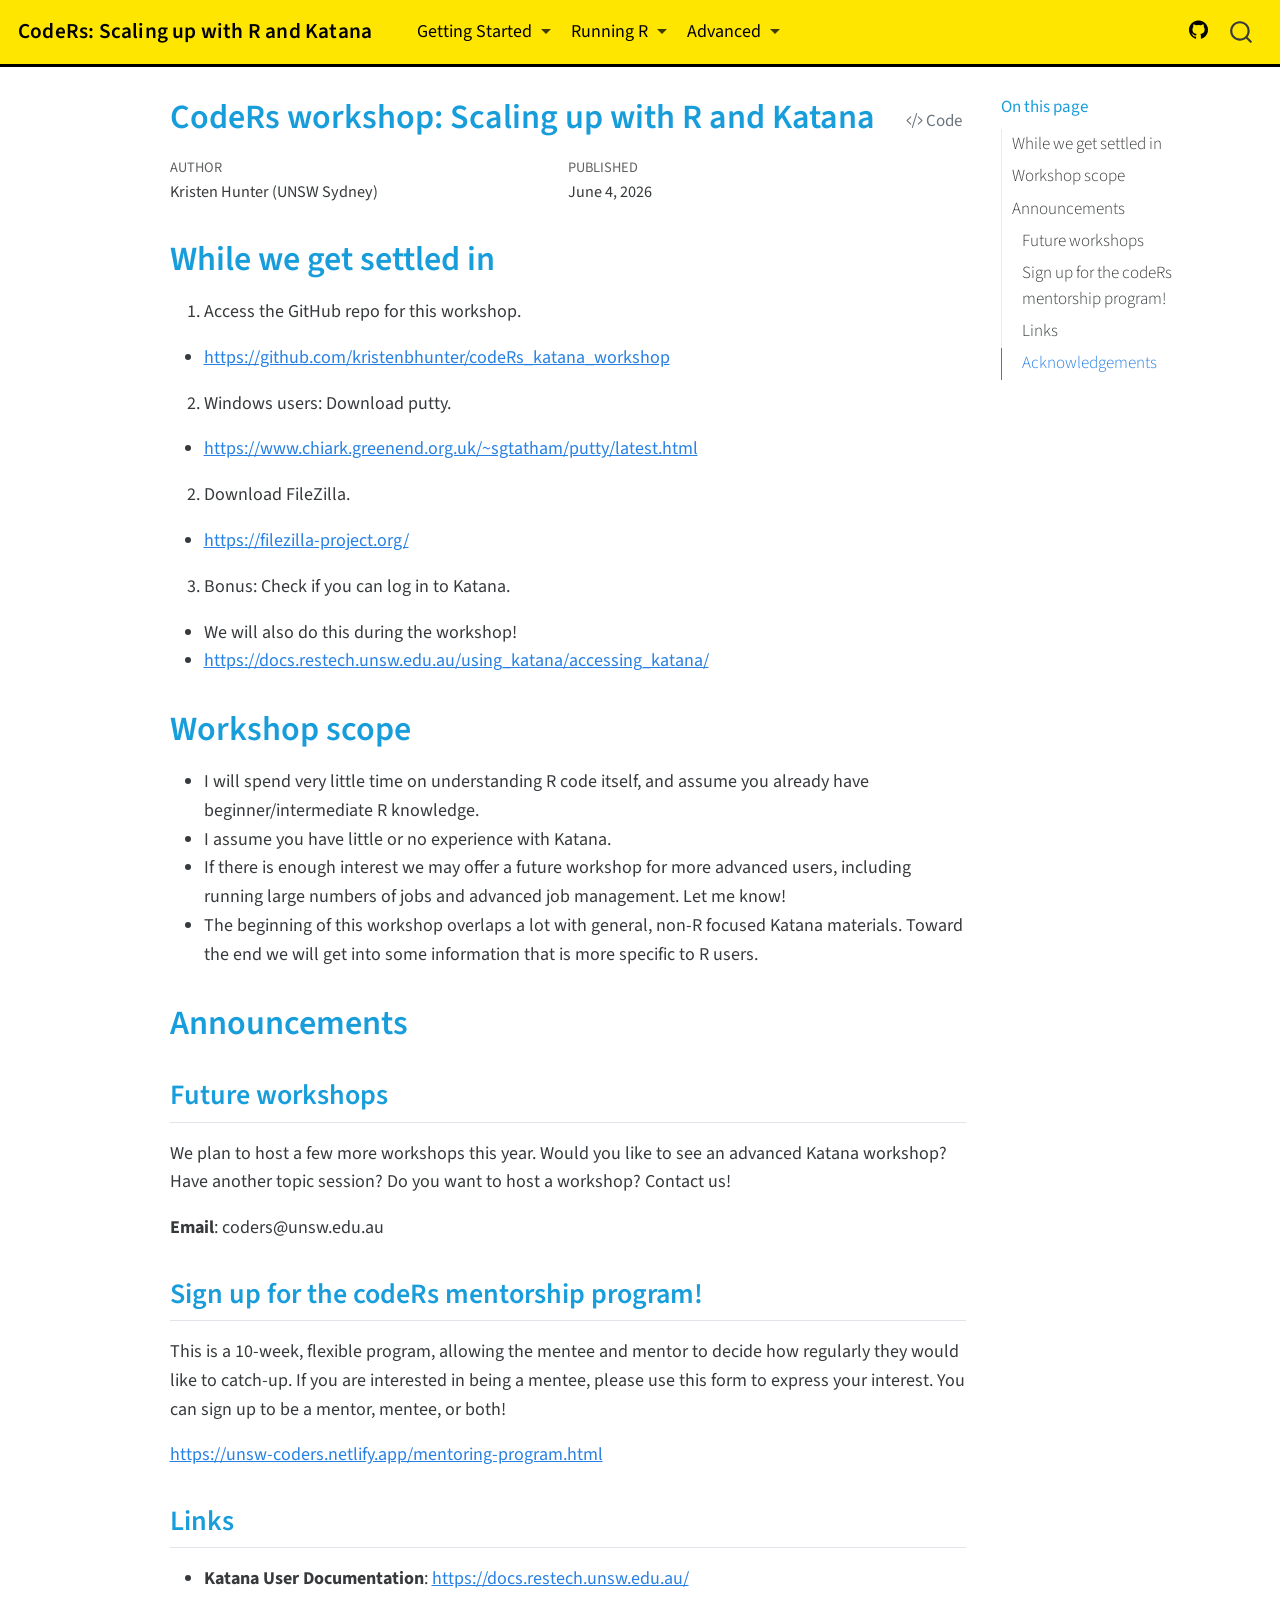
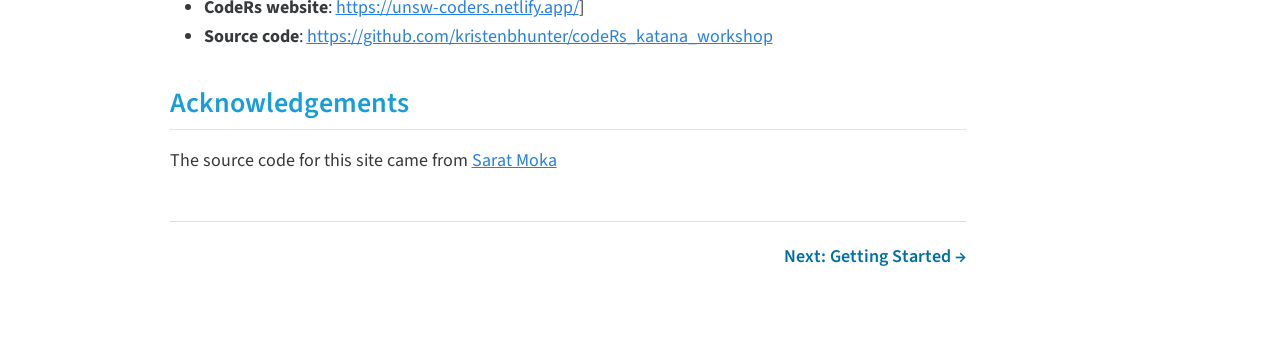
<file: docs/index.html>
<!DOCTYPE html>
<html xmlns="http://www.w3.org/1999/xhtml" lang="en" xml:lang="en"><head>

<meta charset="utf-8">
<meta name="generator" content="quarto-1.3.450">

<meta name="viewport" content="width=device-width, initial-scale=1.0, user-scalable=yes">

<meta name="author" content="Kristen Hunter (UNSW Sydney)">
<meta name="dcterms.date" content="2026-06-04">

<title>CodeRs: Scaling up with R and Katana - CodeRs workshop: Scaling up with R and Katana</title>
<style>
code{white-space: pre-wrap;}
span.smallcaps{font-variant: small-caps;}
div.columns{display: flex; gap: min(4vw, 1.5em);}
div.column{flex: auto; overflow-x: auto;}
div.hanging-indent{margin-left: 1.5em; text-indent: -1.5em;}
ul.task-list{list-style: none;}
ul.task-list li input[type="checkbox"] {
  width: 0.8em;
  margin: 0 0.8em 0.2em -1em; /* quarto-specific, see https://github.com/quarto-dev/quarto-cli/issues/4556 */ 
  vertical-align: middle;
}
/* CSS for syntax highlighting */
pre > code.sourceCode { white-space: pre; position: relative; }
pre > code.sourceCode > span { display: inline-block; line-height: 1.25; }
pre > code.sourceCode > span:empty { height: 1.2em; }
.sourceCode { overflow: visible; }
code.sourceCode > span { color: inherit; text-decoration: inherit; }
div.sourceCode { margin: 1em 0; }
pre.sourceCode { margin: 0; }
@media screen {
div.sourceCode { overflow: auto; }
}
@media print {
pre > code.sourceCode { white-space: pre-wrap; }
pre > code.sourceCode > span { text-indent: -5em; padding-left: 5em; }
}
pre.numberSource code
  { counter-reset: source-line 0; }
pre.numberSource code > span
  { position: relative; left: -4em; counter-increment: source-line; }
pre.numberSource code > span > a:first-child::before
  { content: counter(source-line);
    position: relative; left: -1em; text-align: right; vertical-align: baseline;
    border: none; display: inline-block;
    -webkit-touch-callout: none; -webkit-user-select: none;
    -khtml-user-select: none; -moz-user-select: none;
    -ms-user-select: none; user-select: none;
    padding: 0 4px; width: 4em;
  }
pre.numberSource { margin-left: 3em;  padding-left: 4px; }
div.sourceCode
  {   }
@media screen {
pre > code.sourceCode > span > a:first-child::before { text-decoration: underline; }
}
</style>


<script src="site_libs/quarto-nav/quarto-nav.js"></script>
<script src="site_libs/quarto-nav/headroom.min.js"></script>
<script src="site_libs/clipboard/clipboard.min.js"></script>
<script src="site_libs/quarto-search/autocomplete.umd.js"></script>
<script src="site_libs/quarto-search/fuse.min.js"></script>
<script src="site_libs/quarto-search/quarto-search.js"></script>
<meta name="quarto:offset" content="./">
<script src="site_libs/quarto-html/quarto.js"></script>
<script src="site_libs/quarto-html/popper.min.js"></script>
<script src="site_libs/quarto-html/tippy.umd.min.js"></script>
<script src="site_libs/quarto-html/anchor.min.js"></script>
<link href="site_libs/quarto-html/tippy.css" rel="stylesheet">
<link href="site_libs/quarto-html/quarto-syntax-highlighting.css" rel="stylesheet" id="quarto-text-highlighting-styles">
<script src="site_libs/bootstrap/bootstrap.min.js"></script>
<link href="site_libs/bootstrap/bootstrap-icons.css" rel="stylesheet">
<link href="site_libs/bootstrap/bootstrap.min.css" rel="stylesheet" id="quarto-bootstrap" data-mode="light">
<script id="quarto-search-options" type="application/json">{
  "location": "navbar",
  "copy-button": false,
  "collapse-after": 3,
  "panel-placement": "end",
  "type": "overlay",
  "limit": 20,
  "language": {
    "search-no-results-text": "No results",
    "search-matching-documents-text": "matching documents",
    "search-copy-link-title": "Copy link to search",
    "search-hide-matches-text": "Hide additional matches",
    "search-more-match-text": "more match in this document",
    "search-more-matches-text": "more matches in this document",
    "search-clear-button-title": "Clear",
    "search-detached-cancel-button-title": "Cancel",
    "search-submit-button-title": "Submit",
    "search-label": "Search"
  }
}</script>


<link rel="stylesheet" href="styles.css">
</head>

<body class="nav-fixed">

<div id="quarto-search-results"></div>
  <header id="quarto-header" class="headroom fixed-top">
    <nav class="navbar navbar-expand-lg navbar-dark ">
      <div class="navbar-container container-fluid">
      <div class="navbar-brand-container">
    <a class="navbar-brand" href="./index.html">
    <span class="navbar-title">CodeRs: Scaling up with R and Katana</span>
    </a>
  </div>
            <div id="quarto-search" class="" title="Search"></div>
          <button class="navbar-toggler" type="button" data-bs-toggle="collapse" data-bs-target="#navbarCollapse" aria-controls="navbarCollapse" aria-expanded="false" aria-label="Toggle navigation" onclick="if (window.quartoToggleHeadroom) { window.quartoToggleHeadroom(); }">
  <span class="navbar-toggler-icon"></span>
</button>
          <div class="collapse navbar-collapse" id="navbarCollapse">
            <ul class="navbar-nav navbar-nav-scroll me-auto">
  <li class="nav-item dropdown ">
    <a class="nav-link dropdown-toggle" href="#" id="nav-menu-getting-started" role="button" data-bs-toggle="dropdown" aria-expanded="false" rel="" target="">
 <span class="menu-text">Getting Started</span>
    </a>
    <ul class="dropdown-menu" aria-labelledby="nav-menu-getting-started">    
        <li>
    <a class="dropdown-item" href="./getting_started/login.html" rel="" target="">
 <span class="dropdown-text">Logging in</span></a>
  </li>  
        <li>
    <a class="dropdown-item" href="./getting_started/commands.html" rel="" target="">
 <span class="dropdown-text">Shell commands</span></a>
  </li>  
        <li>
    <a class="dropdown-item" href="./getting_started/transfer.html" rel="" target="">
 <span class="dropdown-text">Transferring files</span></a>
  </li>  
    </ul>
  </li>
  <li class="nav-item dropdown ">
    <a class="nav-link dropdown-toggle" href="#" id="nav-menu-running-r" role="button" data-bs-toggle="dropdown" aria-expanded="false" rel="" target="">
 <span class="menu-text">Running R</span>
    </a>
    <ul class="dropdown-menu" aria-labelledby="nav-menu-running-r">    
        <li>
    <a class="dropdown-item" href="./running_r/interactive.html" rel="" target="">
 <span class="dropdown-text">Interactive R session</span></a>
  </li>  
        <li>
    <a class="dropdown-item" href="./running_r/job.html" rel="" target="">
 <span class="dropdown-text">Running a job</span></a>
  </li>  
    </ul>
  </li>
  <li class="nav-item dropdown ">
    <a class="nav-link dropdown-toggle" href="#" id="nav-menu-advanced" role="button" data-bs-toggle="dropdown" aria-expanded="false" rel="" target="">
 <span class="menu-text">Advanced</span>
    </a>
    <ul class="dropdown-menu" aria-labelledby="nav-menu-advanced">    
        <li>
    <a class="dropdown-item" href="./advanced/environment.html" rel="" target="">
 <span class="dropdown-text">Passing values</span></a>
  </li>  
        <li>
    <a class="dropdown-item" href="./advanced/loops.html" rel="" target="">
 <span class="dropdown-text">Loops</span></a>
  </li>  
        <li>
    <a class="dropdown-item" href="./advanced/advice.html" rel="" target="">
 <span class="dropdown-text">Misc Advice</span></a>
  </li>  
    </ul>
  </li>
</ul>
            <ul class="navbar-nav navbar-nav-scroll ms-auto">
  <li class="nav-item compact">
    <a class="nav-link" href="https://github.com/kristenbhunter/codeRs_katana_workshop" rel="" target=""><i class="bi bi-github" role="img" aria-label="GitHub">
</i> 
 <span class="menu-text"></span></a>
  </li>  
</ul>
            <div class="quarto-navbar-tools">
</div>
          </div> <!-- /navcollapse -->
      </div> <!-- /container-fluid -->
    </nav>
</header>
<!-- content -->
<div id="quarto-content" class="quarto-container page-columns page-rows-contents page-layout-article page-navbar">
<!-- sidebar -->
<!-- margin-sidebar -->
    <div id="quarto-margin-sidebar" class="sidebar margin-sidebar">
        <nav id="TOC" role="doc-toc" class="toc-active">
    <h2 id="toc-title">On this page</h2>
   
  <ul>
  <li><a href="#while-we-get-settled-in" id="toc-while-we-get-settled-in" class="nav-link active" data-scroll-target="#while-we-get-settled-in">While we get settled in</a></li>
  <li><a href="#workshop-scope" id="toc-workshop-scope" class="nav-link" data-scroll-target="#workshop-scope">Workshop scope</a></li>
  <li><a href="#announcements" id="toc-announcements" class="nav-link" data-scroll-target="#announcements">Announcements</a>
  <ul class="collapse">
  <li><a href="#future-workshops" id="toc-future-workshops" class="nav-link" data-scroll-target="#future-workshops">Future workshops</a></li>
  <li><a href="#sign-up-for-the-coders-mentorship-program" id="toc-sign-up-for-the-coders-mentorship-program" class="nav-link" data-scroll-target="#sign-up-for-the-coders-mentorship-program">Sign up for the codeRs mentorship program!</a></li>
  <li><a href="#links" id="toc-links" class="nav-link" data-scroll-target="#links">Links</a></li>
  <li><a href="#acknowledgements" id="toc-acknowledgements" class="nav-link" data-scroll-target="#acknowledgements">Acknowledgements</a></li>
  </ul></li>
  </ul>
</nav>
    </div>
<!-- main -->
<main class="content" id="quarto-document-content">

<header id="title-block-header" class="quarto-title-block default">
<div class="quarto-title">
<div class="quarto-title-block"><div><h1 class="title">CodeRs workshop: Scaling up with R and Katana</h1><button type="button" class="btn code-tools-button" id="quarto-code-tools-source"><i class="bi"></i> Code</button></div></div>
</div>



<div class="quarto-title-meta">

    <div>
    <div class="quarto-title-meta-heading">Author</div>
    <div class="quarto-title-meta-contents">
             <p><a href="https://web.maths.unsw.edu.au/~khunter/">Kristen Hunter</a> (UNSW Sydney) </p>
          </div>
  </div>
    
    <div>
    <div class="quarto-title-meta-heading">Published</div>
    <div class="quarto-title-meta-contents">
      <p class="date">June 4, 2026</p>
    </div>
  </div>
  
    
  </div>
  

</header>

<section id="while-we-get-settled-in" class="level1">
<h1>While we get settled in</h1>
<ol type="1">
<li>Access the GitHub repo for this workshop.</li>
</ol>
<ul>
<li><a href="https://github.com/kristenbhunter/codeRs_katana_workshop">https://github.com/kristenbhunter/codeRs_katana_workshop</a></li>
</ul>
<ol start="2" type="1">
<li>Windows users: Download putty.</li>
</ol>
<ul>
<li><a href="https://www.chiark.greenend.org.uk/~sgtatham/putty/latest.html">https://www.chiark.greenend.org.uk/~sgtatham/putty/latest.html</a></li>
</ul>
<ol start="2" type="1">
<li>Download FileZilla.</li>
</ol>
<ul>
<li><a href="https://filezilla-project.org/">https://filezilla-project.org/</a></li>
</ul>
<ol start="3" type="1">
<li>Bonus: Check if you can log in to Katana.</li>
</ol>
<ul>
<li>We will also do this during the workshop!</li>
<li><a href="https://docs.restech.unsw.edu.au/using_katana/accessing_katana/">https://docs.restech.unsw.edu.au/using_katana/accessing_katana/</a></li>
</ul>
</section>
<section id="workshop-scope" class="level1">
<h1>Workshop scope</h1>
<ul>
<li>I will spend very little time on understanding R code itself, and assume you already have beginner/intermediate R knowledge.</li>
<li>I assume you have little or no experience with Katana.</li>
<li>If there is enough interest we may offer a future workshop for more advanced users, including running large numbers of jobs and advanced job management. Let me know!</li>
<li>The beginning of this workshop overlaps a lot with general, non-R focused Katana materials. Toward the end we will get into some information that is more specific to R users.</li>
</ul>
</section>
<section id="announcements" class="level1">
<h1>Announcements</h1>
<section id="future-workshops" class="level2">
<h2 class="anchored" data-anchor-id="future-workshops">Future workshops</h2>
<p>We plan to host a few more workshops this year. Would you like to see an advanced Katana workshop? Have another topic session? Do you want to host a workshop? Contact us!</p>
<p><strong>Email</strong>: coders@unsw.edu.au</p>
</section>
<section id="sign-up-for-the-coders-mentorship-program" class="level2">
<h2 class="anchored" data-anchor-id="sign-up-for-the-coders-mentorship-program">Sign up for the codeRs mentorship program!</h2>
<p>This is a 10-week, flexible program, allowing the mentee and mentor to decide how regularly they would like to catch-up. If you are interested in being a mentee, please use this form to express your interest. You can sign up to be a mentor, mentee, or both!</p>
<p><a href="https://unsw-coders.netlify.app/mentoring-program.html">https://unsw-coders.netlify.app/mentoring-program.html</a></p>
</section>
<section id="links" class="level2">
<h2 class="anchored" data-anchor-id="links">Links</h2>
<ul>
<li><strong>Katana User Documentation</strong>: <a href="https://docs.restech.unsw.edu.au/" class="uri">https://docs.restech.unsw.edu.au/</a></li>
<li><strong>CodeRs website</strong>: <a href="https://unsw-coders.netlify.app/" class="uri">https://unsw-coders.netlify.app/</a>]</li>
<li><strong>Source code</strong>: <a href="https://github.com/kristenbhunter/codeRs_katana_workshop" class="uri">https://github.com/kristenbhunter/codeRs_katana_workshop</a></li>
</ul>
</section>
<section id="acknowledgements" class="level2">
<h2 class="anchored" data-anchor-id="acknowledgements">Acknowledgements</h2>
<p>The source code for this site came from <a href="https://github.com/saratmoka/combss-statfest">Sarat Moka</a></p>
<div class="page-nav">
<p><span class="nav-spacer"></span></p>
<p><a href="./getting_started/login.html">Next: Getting Started →</a></p>
</div>


<!-- -->

</section>
</section>

</main> <!-- /main -->
<script id="quarto-html-after-body" type="application/javascript">
window.document.addEventListener("DOMContentLoaded", function (event) {
  const toggleBodyColorMode = (bsSheetEl) => {
    const mode = bsSheetEl.getAttribute("data-mode");
    const bodyEl = window.document.querySelector("body");
    if (mode === "dark") {
      bodyEl.classList.add("quarto-dark");
      bodyEl.classList.remove("quarto-light");
    } else {
      bodyEl.classList.add("quarto-light");
      bodyEl.classList.remove("quarto-dark");
    }
  }
  const toggleBodyColorPrimary = () => {
    const bsSheetEl = window.document.querySelector("link#quarto-bootstrap");
    if (bsSheetEl) {
      toggleBodyColorMode(bsSheetEl);
    }
  }
  toggleBodyColorPrimary();  
  const icon = "";
  const anchorJS = new window.AnchorJS();
  anchorJS.options = {
    placement: 'right',
    icon: icon
  };
  anchorJS.add('.anchored');
  const isCodeAnnotation = (el) => {
    for (const clz of el.classList) {
      if (clz.startsWith('code-annotation-')) {                     
        return true;
      }
    }
    return false;
  }
  const clipboard = new window.ClipboardJS('.code-copy-button', {
    text: function(trigger) {
      const codeEl = trigger.previousElementSibling.cloneNode(true);
      for (const childEl of codeEl.children) {
        if (isCodeAnnotation(childEl)) {
          childEl.remove();
        }
      }
      return codeEl.innerText;
    }
  });
  clipboard.on('success', function(e) {
    // button target
    const button = e.trigger;
    // don't keep focus
    button.blur();
    // flash "checked"
    button.classList.add('code-copy-button-checked');
    var currentTitle = button.getAttribute("title");
    button.setAttribute("title", "Copied!");
    let tooltip;
    if (window.bootstrap) {
      button.setAttribute("data-bs-toggle", "tooltip");
      button.setAttribute("data-bs-placement", "left");
      button.setAttribute("data-bs-title", "Copied!");
      tooltip = new bootstrap.Tooltip(button, 
        { trigger: "manual", 
          customClass: "code-copy-button-tooltip",
          offset: [0, -8]});
      tooltip.show();    
    }
    setTimeout(function() {
      if (tooltip) {
        tooltip.hide();
        button.removeAttribute("data-bs-title");
        button.removeAttribute("data-bs-toggle");
        button.removeAttribute("data-bs-placement");
      }
      button.setAttribute("title", currentTitle);
      button.classList.remove('code-copy-button-checked');
    }, 1000);
    // clear code selection
    e.clearSelection();
  });
  const viewSource = window.document.getElementById('quarto-view-source') ||
                     window.document.getElementById('quarto-code-tools-source');
  if (viewSource) {
    const sourceUrl = viewSource.getAttribute("data-quarto-source-url");
    viewSource.addEventListener("click", function(e) {
      if (sourceUrl) {
        // rstudio viewer pane
        if (/\bcapabilities=\b/.test(window.location)) {
          window.open(sourceUrl);
        } else {
          window.location.href = sourceUrl;
        }
      } else {
        const modal = new bootstrap.Modal(document.getElementById('quarto-embedded-source-code-modal'));
        modal.show();
      }
      return false;
    });
  }
  function toggleCodeHandler(show) {
    return function(e) {
      const detailsSrc = window.document.querySelectorAll(".cell > details > .sourceCode");
      for (let i=0; i<detailsSrc.length; i++) {
        const details = detailsSrc[i].parentElement;
        if (show) {
          details.open = true;
        } else {
          details.removeAttribute("open");
        }
      }
      const cellCodeDivs = window.document.querySelectorAll(".cell > .sourceCode");
      const fromCls = show ? "hidden" : "unhidden";
      const toCls = show ? "unhidden" : "hidden";
      for (let i=0; i<cellCodeDivs.length; i++) {
        const codeDiv = cellCodeDivs[i];
        if (codeDiv.classList.contains(fromCls)) {
          codeDiv.classList.remove(fromCls);
          codeDiv.classList.add(toCls);
        } 
      }
      return false;
    }
  }
  const hideAllCode = window.document.getElementById("quarto-hide-all-code");
  if (hideAllCode) {
    hideAllCode.addEventListener("click", toggleCodeHandler(false));
  }
  const showAllCode = window.document.getElementById("quarto-show-all-code");
  if (showAllCode) {
    showAllCode.addEventListener("click", toggleCodeHandler(true));
  }
  function tippyHover(el, contentFn) {
    const config = {
      allowHTML: true,
      content: contentFn,
      maxWidth: 500,
      delay: 100,
      arrow: false,
      appendTo: function(el) {
          return el.parentElement;
      },
      interactive: true,
      interactiveBorder: 10,
      theme: 'quarto',
      placement: 'bottom-start'
    };
    window.tippy(el, config); 
  }
  const noterefs = window.document.querySelectorAll('a[role="doc-noteref"]');
  for (var i=0; i<noterefs.length; i++) {
    const ref = noterefs[i];
    tippyHover(ref, function() {
      // use id or data attribute instead here
      let href = ref.getAttribute('data-footnote-href') || ref.getAttribute('href');
      try { href = new URL(href).hash; } catch {}
      const id = href.replace(/^#\/?/, "");
      const note = window.document.getElementById(id);
      return note.innerHTML;
    });
  }
      let selectedAnnoteEl;
      const selectorForAnnotation = ( cell, annotation) => {
        let cellAttr = 'data-code-cell="' + cell + '"';
        let lineAttr = 'data-code-annotation="' +  annotation + '"';
        const selector = 'span[' + cellAttr + '][' + lineAttr + ']';
        return selector;
      }
      const selectCodeLines = (annoteEl) => {
        const doc = window.document;
        const targetCell = annoteEl.getAttribute("data-target-cell");
        const targetAnnotation = annoteEl.getAttribute("data-target-annotation");
        const annoteSpan = window.document.querySelector(selectorForAnnotation(targetCell, targetAnnotation));
        const lines = annoteSpan.getAttribute("data-code-lines").split(",");
        const lineIds = lines.map((line) => {
          return targetCell + "-" + line;
        })
        let top = null;
        let height = null;
        let parent = null;
        if (lineIds.length > 0) {
            //compute the position of the single el (top and bottom and make a div)
            const el = window.document.getElementById(lineIds[0]);
            top = el.offsetTop;
            height = el.offsetHeight;
            parent = el.parentElement.parentElement;
          if (lineIds.length > 1) {
            const lastEl = window.document.getElementById(lineIds[lineIds.length - 1]);
            const bottom = lastEl.offsetTop + lastEl.offsetHeight;
            height = bottom - top;
          }
          if (top !== null && height !== null && parent !== null) {
            // cook up a div (if necessary) and position it 
            let div = window.document.getElementById("code-annotation-line-highlight");
            if (div === null) {
              div = window.document.createElement("div");
              div.setAttribute("id", "code-annotation-line-highlight");
              div.style.position = 'absolute';
              parent.appendChild(div);
            }
            div.style.top = top - 2 + "px";
            div.style.height = height + 4 + "px";
            let gutterDiv = window.document.getElementById("code-annotation-line-highlight-gutter");
            if (gutterDiv === null) {
              gutterDiv = window.document.createElement("div");
              gutterDiv.setAttribute("id", "code-annotation-line-highlight-gutter");
              gutterDiv.style.position = 'absolute';
              const codeCell = window.document.getElementById(targetCell);
              const gutter = codeCell.querySelector('.code-annotation-gutter');
              gutter.appendChild(gutterDiv);
            }
            gutterDiv.style.top = top - 2 + "px";
            gutterDiv.style.height = height + 4 + "px";
          }
          selectedAnnoteEl = annoteEl;
        }
      };
      const unselectCodeLines = () => {
        const elementsIds = ["code-annotation-line-highlight", "code-annotation-line-highlight-gutter"];
        elementsIds.forEach((elId) => {
          const div = window.document.getElementById(elId);
          if (div) {
            div.remove();
          }
        });
        selectedAnnoteEl = undefined;
      };
      // Attach click handler to the DT
      const annoteDls = window.document.querySelectorAll('dt[data-target-cell]');
      for (const annoteDlNode of annoteDls) {
        annoteDlNode.addEventListener('click', (event) => {
          const clickedEl = event.target;
          if (clickedEl !== selectedAnnoteEl) {
            unselectCodeLines();
            const activeEl = window.document.querySelector('dt[data-target-cell].code-annotation-active');
            if (activeEl) {
              activeEl.classList.remove('code-annotation-active');
            }
            selectCodeLines(clickedEl);
            clickedEl.classList.add('code-annotation-active');
          } else {
            // Unselect the line
            unselectCodeLines();
            clickedEl.classList.remove('code-annotation-active');
          }
        });
      }
  const findCites = (el) => {
    const parentEl = el.parentElement;
    if (parentEl) {
      const cites = parentEl.dataset.cites;
      if (cites) {
        return {
          el,
          cites: cites.split(' ')
        };
      } else {
        return findCites(el.parentElement)
      }
    } else {
      return undefined;
    }
  };
  var bibliorefs = window.document.querySelectorAll('a[role="doc-biblioref"]');
  for (var i=0; i<bibliorefs.length; i++) {
    const ref = bibliorefs[i];
    const citeInfo = findCites(ref);
    if (citeInfo) {
      tippyHover(citeInfo.el, function() {
        var popup = window.document.createElement('div');
        citeInfo.cites.forEach(function(cite) {
          var citeDiv = window.document.createElement('div');
          citeDiv.classList.add('hanging-indent');
          citeDiv.classList.add('csl-entry');
          var biblioDiv = window.document.getElementById('ref-' + cite);
          if (biblioDiv) {
            citeDiv.innerHTML = biblioDiv.innerHTML;
          }
          popup.appendChild(citeDiv);
        });
        return popup.innerHTML;
      });
    }
  }
});
</script><div class="modal fade" id="quarto-embedded-source-code-modal" tabindex="-1" aria-labelledby="quarto-embedded-source-code-modal-label" aria-hidden="true"><div class="modal-dialog modal-dialog-scrollable"><div class="modal-content"><div class="modal-header"><h5 class="modal-title" id="quarto-embedded-source-code-modal-label">Source Code</h5><button class="btn-close" data-bs-dismiss="modal"></button></div><div class="modal-body"><div class="">
<div class="sourceCode" id="cb1" data-shortcodes="false"><pre class="sourceCode markdown code-with-copy"><code class="sourceCode markdown"><span id="cb1-1"><a href="#cb1-1" aria-hidden="true" tabindex="-1"></a><span class="co">---</span></span>
<span id="cb1-2"><a href="#cb1-2" aria-hidden="true" tabindex="-1"></a><span class="an">title:</span><span class="co"> "CodeRs workshop: Scaling up with R and Katana"</span></span>
<span id="cb1-3"><a href="#cb1-3" aria-hidden="true" tabindex="-1"></a><span class="an">author:</span><span class="co"> "[Kristen Hunter](https://web.maths.unsw.edu.au/~khunter/) (UNSW Sydney)"</span></span>
<span id="cb1-4"><a href="#cb1-4" aria-hidden="true" tabindex="-1"></a><span class="an">date:</span><span class="co"> "4 June 2026"</span></span>
<span id="cb1-5"><a href="#cb1-5" aria-hidden="true" tabindex="-1"></a><span class="co">---</span></span>
<span id="cb1-6"><a href="#cb1-6" aria-hidden="true" tabindex="-1"></a></span>
<span id="cb1-7"><a href="#cb1-7" aria-hidden="true" tabindex="-1"></a><span class="fu"># While we get settled in</span></span>
<span id="cb1-8"><a href="#cb1-8" aria-hidden="true" tabindex="-1"></a></span>
<span id="cb1-9"><a href="#cb1-9" aria-hidden="true" tabindex="-1"></a><span class="ss">1. </span>Access the GitHub repo for this workshop.</span>
<span id="cb1-10"><a href="#cb1-10" aria-hidden="true" tabindex="-1"></a><span class="ss">  - </span><span class="co">[</span><span class="ot">https://github.com/kristenbhunter/codeRs_katana_workshop</span><span class="co">](https://github.com/kristenbhunter/codeRs_katana_workshop)</span></span>
<span id="cb1-11"><a href="#cb1-11" aria-hidden="true" tabindex="-1"></a><span class="ss">2. </span>Windows users: Download putty.</span>
<span id="cb1-12"><a href="#cb1-12" aria-hidden="true" tabindex="-1"></a><span class="ss">  - </span><span class="co">[</span><span class="ot">https://www.chiark.greenend.org.uk/~sgtatham/putty/latest.html</span><span class="co">](https://www.chiark.greenend.org.uk/~sgtatham/putty/latest.html)</span></span>
<span id="cb1-13"><a href="#cb1-13" aria-hidden="true" tabindex="-1"></a><span class="ss">2. </span>Download FileZilla.</span>
<span id="cb1-14"><a href="#cb1-14" aria-hidden="true" tabindex="-1"></a><span class="ss">  - </span><span class="co">[</span><span class="ot">https://filezilla-project.org/</span><span class="co">](https://filezilla-project.org/)</span></span>
<span id="cb1-15"><a href="#cb1-15" aria-hidden="true" tabindex="-1"></a><span class="ss">3. </span>Bonus: Check if you can log in to Katana.</span>
<span id="cb1-16"><a href="#cb1-16" aria-hidden="true" tabindex="-1"></a><span class="ss">  - </span>We will also do this during the workshop!</span>
<span id="cb1-17"><a href="#cb1-17" aria-hidden="true" tabindex="-1"></a><span class="ss">  - </span><span class="co">[</span><span class="ot">https://docs.restech.unsw.edu.au/using_katana/accessing_katana/</span><span class="co">](https://docs.restech.unsw.edu.au/using_katana/accessing_katana/)</span></span>
<span id="cb1-18"><a href="#cb1-18" aria-hidden="true" tabindex="-1"></a></span>
<span id="cb1-19"><a href="#cb1-19" aria-hidden="true" tabindex="-1"></a><span class="fu"># Workshop scope</span></span>
<span id="cb1-20"><a href="#cb1-20" aria-hidden="true" tabindex="-1"></a></span>
<span id="cb1-21"><a href="#cb1-21" aria-hidden="true" tabindex="-1"></a><span class="ss">- </span>I will spend very little time on understanding R code itself, and assume you already have beginner/intermediate R knowledge.</span>
<span id="cb1-22"><a href="#cb1-22" aria-hidden="true" tabindex="-1"></a><span class="ss">- </span>I assume you have little or no experience with Katana.</span>
<span id="cb1-23"><a href="#cb1-23" aria-hidden="true" tabindex="-1"></a><span class="ss">- </span>If there is enough interest we may offer a future workshop for more advanced users, including running large numbers of jobs and advanced job management. Let me know!</span>
<span id="cb1-24"><a href="#cb1-24" aria-hidden="true" tabindex="-1"></a><span class="ss">- </span>The beginning of this workshop overlaps a lot with general, non-R focused Katana materials. Toward the end we will get into some information that is more specific to R users.</span>
<span id="cb1-25"><a href="#cb1-25" aria-hidden="true" tabindex="-1"></a></span>
<span id="cb1-26"><a href="#cb1-26" aria-hidden="true" tabindex="-1"></a><span class="fu"># Announcements</span></span>
<span id="cb1-27"><a href="#cb1-27" aria-hidden="true" tabindex="-1"></a></span>
<span id="cb1-28"><a href="#cb1-28" aria-hidden="true" tabindex="-1"></a><span class="fu">## Future workshops</span></span>
<span id="cb1-29"><a href="#cb1-29" aria-hidden="true" tabindex="-1"></a></span>
<span id="cb1-30"><a href="#cb1-30" aria-hidden="true" tabindex="-1"></a>We plan to host a few more workshops this year. Would you like to see an advanced Katana workshop?  Have another topic session? Do you want to host a workshop? Contact us!</span>
<span id="cb1-31"><a href="#cb1-31" aria-hidden="true" tabindex="-1"></a></span>
<span id="cb1-32"><a href="#cb1-32" aria-hidden="true" tabindex="-1"></a>**Email**: coders@unsw.edu.au</span>
<span id="cb1-33"><a href="#cb1-33" aria-hidden="true" tabindex="-1"></a></span>
<span id="cb1-34"><a href="#cb1-34" aria-hidden="true" tabindex="-1"></a><span class="fu">## Sign up for the codeRs mentorship program!</span></span>
<span id="cb1-35"><a href="#cb1-35" aria-hidden="true" tabindex="-1"></a></span>
<span id="cb1-36"><a href="#cb1-36" aria-hidden="true" tabindex="-1"></a>This is a 10-week, flexible program, allowing the mentee and mentor to decide how regularly they would like to catch-up. If you are interested in being a mentee, please use this form to express your interest. You can sign up to be a mentor, mentee, or both!</span>
<span id="cb1-37"><a href="#cb1-37" aria-hidden="true" tabindex="-1"></a></span>
<span id="cb1-38"><a href="#cb1-38" aria-hidden="true" tabindex="-1"></a><span class="co">[</span><span class="ot">https://unsw-coders.netlify.app/mentoring-program.html</span><span class="co">](https://unsw-coders.netlify.app/mentoring-program.html)</span></span>
<span id="cb1-39"><a href="#cb1-39" aria-hidden="true" tabindex="-1"></a></span>
<span id="cb1-40"><a href="#cb1-40" aria-hidden="true" tabindex="-1"></a><span class="fu">## Links</span></span>
<span id="cb1-41"><a href="#cb1-41" aria-hidden="true" tabindex="-1"></a></span>
<span id="cb1-42"><a href="#cb1-42" aria-hidden="true" tabindex="-1"></a><span class="ss">- </span>**Katana User Documentation**: <span class="ot">&lt;https://docs.restech.unsw.edu.au/&gt;</span></span>
<span id="cb1-43"><a href="#cb1-43" aria-hidden="true" tabindex="-1"></a><span class="ss">- </span>**CodeRs website**: <span class="ot">&lt;https://unsw-coders.netlify.app/&gt;</span>]</span>
<span id="cb1-44"><a href="#cb1-44" aria-hidden="true" tabindex="-1"></a><span class="ss">- </span>**Source code**: <span class="ot">&lt;https://github.com/kristenbhunter/codeRs_katana_workshop&gt;</span></span>
<span id="cb1-45"><a href="#cb1-45" aria-hidden="true" tabindex="-1"></a></span>
<span id="cb1-46"><a href="#cb1-46" aria-hidden="true" tabindex="-1"></a><span class="fu">## Acknowledgements</span></span>
<span id="cb1-47"><a href="#cb1-47" aria-hidden="true" tabindex="-1"></a></span>
<span id="cb1-48"><a href="#cb1-48" aria-hidden="true" tabindex="-1"></a>The source code for this site came from <span class="co">[</span><span class="ot">Sarat Moka</span><span class="co">](https://github.com/saratmoka/combss-statfest)</span></span>
<span id="cb1-49"><a href="#cb1-49" aria-hidden="true" tabindex="-1"></a></span>
<span id="cb1-50"><a href="#cb1-50" aria-hidden="true" tabindex="-1"></a>::: {.page-nav}</span>
<span id="cb1-51"><a href="#cb1-51" aria-hidden="true" tabindex="-1"></a><span class="kw">&lt;span</span> <span class="er">class</span><span class="ot">=</span><span class="st">"nav-spacer"</span><span class="kw">&gt;&lt;/span&gt;</span></span>
<span id="cb1-52"><a href="#cb1-52" aria-hidden="true" tabindex="-1"></a></span>
<span id="cb1-53"><a href="#cb1-53" aria-hidden="true" tabindex="-1"></a><span class="co">[</span><span class="ot">Next: Getting Started →</span><span class="co">](getting_started/login.qmd)</span></span>
<span id="cb1-54"><a href="#cb1-54" aria-hidden="true" tabindex="-1"></a>:::</span></code><button title="Copy to Clipboard" class="code-copy-button"><i class="bi"></i></button></pre></div>
</div></div></div></div></div>
</div> <!-- /content -->



</body></html>
</file>
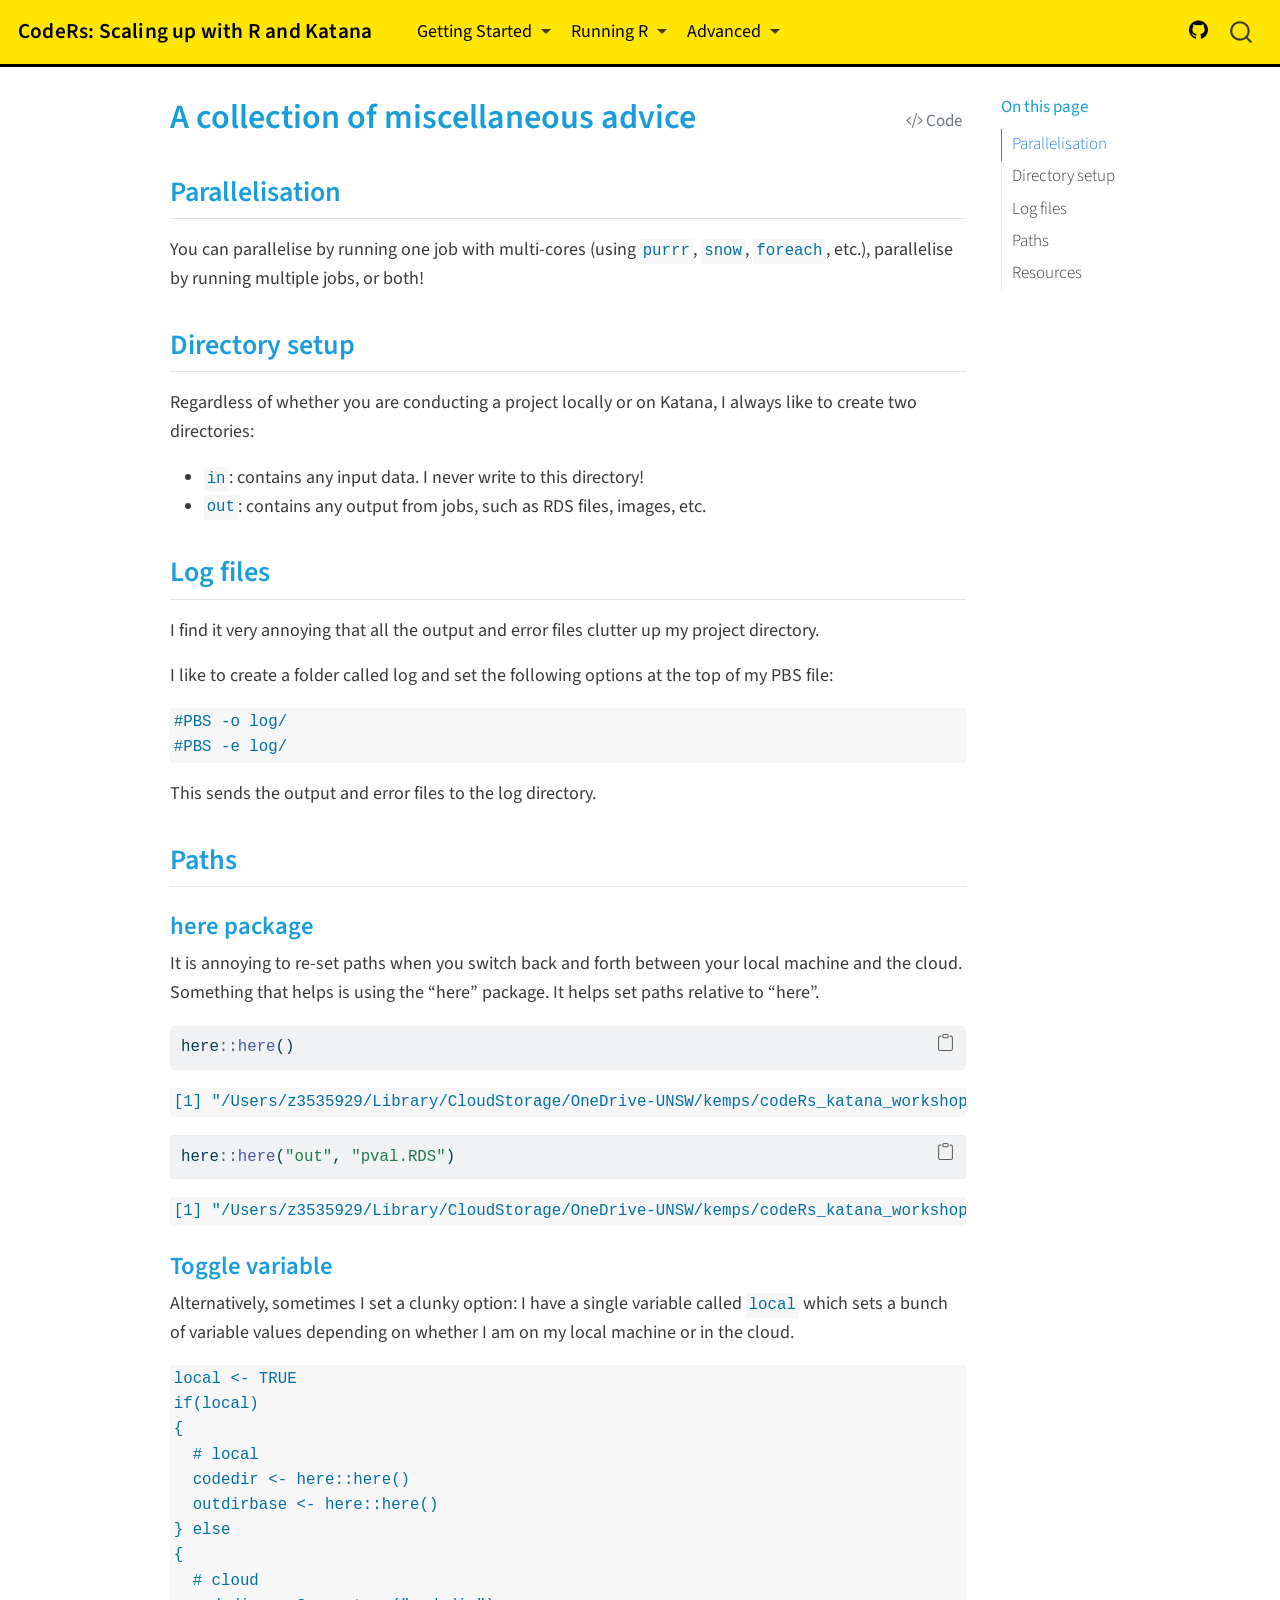
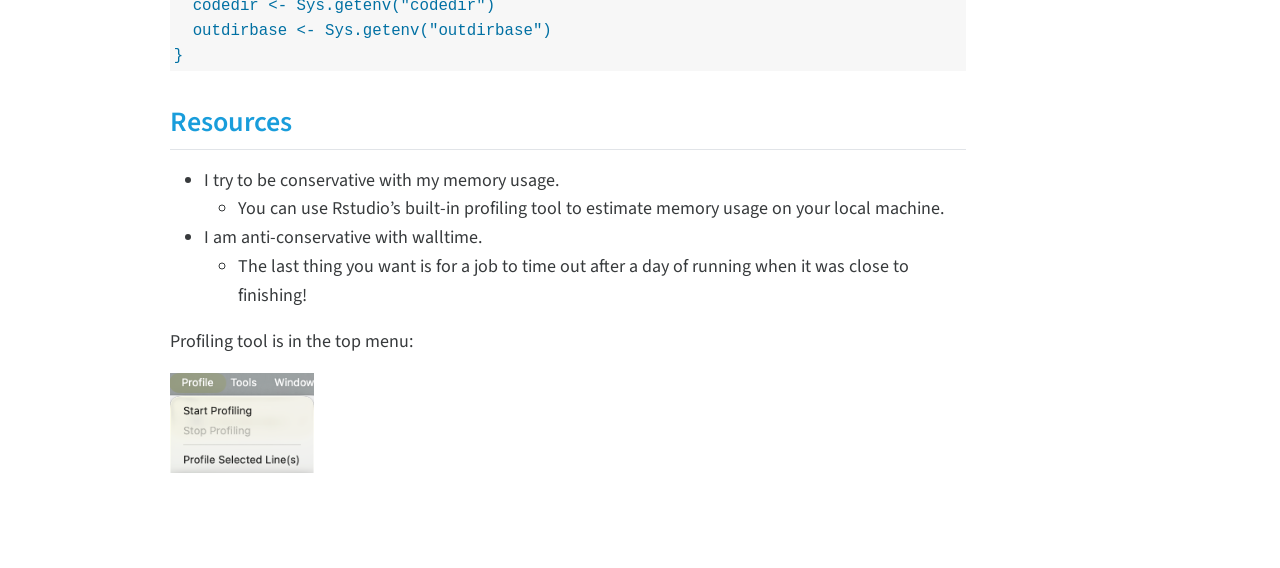
<file: docs/advanced/advice.html>
<!DOCTYPE html>
<html xmlns="http://www.w3.org/1999/xhtml" lang="en" xml:lang="en"><head>

<meta charset="utf-8">
<meta name="generator" content="quarto-1.3.450">

<meta name="viewport" content="width=device-width, initial-scale=1.0, user-scalable=yes">


<title>CodeRs: Scaling up with R and Katana - A collection of miscellaneous advice</title>
<style>
code{white-space: pre-wrap;}
span.smallcaps{font-variant: small-caps;}
div.columns{display: flex; gap: min(4vw, 1.5em);}
div.column{flex: auto; overflow-x: auto;}
div.hanging-indent{margin-left: 1.5em; text-indent: -1.5em;}
ul.task-list{list-style: none;}
ul.task-list li input[type="checkbox"] {
  width: 0.8em;
  margin: 0 0.8em 0.2em -1em; /* quarto-specific, see https://github.com/quarto-dev/quarto-cli/issues/4556 */ 
  vertical-align: middle;
}
/* CSS for syntax highlighting */
pre > code.sourceCode { white-space: pre; position: relative; }
pre > code.sourceCode > span { display: inline-block; line-height: 1.25; }
pre > code.sourceCode > span:empty { height: 1.2em; }
.sourceCode { overflow: visible; }
code.sourceCode > span { color: inherit; text-decoration: inherit; }
div.sourceCode { margin: 1em 0; }
pre.sourceCode { margin: 0; }
@media screen {
div.sourceCode { overflow: auto; }
}
@media print {
pre > code.sourceCode { white-space: pre-wrap; }
pre > code.sourceCode > span { text-indent: -5em; padding-left: 5em; }
}
pre.numberSource code
  { counter-reset: source-line 0; }
pre.numberSource code > span
  { position: relative; left: -4em; counter-increment: source-line; }
pre.numberSource code > span > a:first-child::before
  { content: counter(source-line);
    position: relative; left: -1em; text-align: right; vertical-align: baseline;
    border: none; display: inline-block;
    -webkit-touch-callout: none; -webkit-user-select: none;
    -khtml-user-select: none; -moz-user-select: none;
    -ms-user-select: none; user-select: none;
    padding: 0 4px; width: 4em;
  }
pre.numberSource { margin-left: 3em;  padding-left: 4px; }
div.sourceCode
  {   }
@media screen {
pre > code.sourceCode > span > a:first-child::before { text-decoration: underline; }
}
</style>


<script src="../site_libs/quarto-nav/quarto-nav.js"></script>
<script src="../site_libs/quarto-nav/headroom.min.js"></script>
<script src="../site_libs/clipboard/clipboard.min.js"></script>
<script src="../site_libs/quarto-search/autocomplete.umd.js"></script>
<script src="../site_libs/quarto-search/fuse.min.js"></script>
<script src="../site_libs/quarto-search/quarto-search.js"></script>
<meta name="quarto:offset" content="../">
<script src="../site_libs/quarto-html/quarto.js"></script>
<script src="../site_libs/quarto-html/popper.min.js"></script>
<script src="../site_libs/quarto-html/tippy.umd.min.js"></script>
<script src="../site_libs/quarto-html/anchor.min.js"></script>
<link href="../site_libs/quarto-html/tippy.css" rel="stylesheet">
<link href="../site_libs/quarto-html/quarto-syntax-highlighting.css" rel="stylesheet" id="quarto-text-highlighting-styles">
<script src="../site_libs/bootstrap/bootstrap.min.js"></script>
<link href="../site_libs/bootstrap/bootstrap-icons.css" rel="stylesheet">
<link href="../site_libs/bootstrap/bootstrap.min.css" rel="stylesheet" id="quarto-bootstrap" data-mode="light">
<script id="quarto-search-options" type="application/json">{
  "location": "navbar",
  "copy-button": false,
  "collapse-after": 3,
  "panel-placement": "end",
  "type": "overlay",
  "limit": 20,
  "language": {
    "search-no-results-text": "No results",
    "search-matching-documents-text": "matching documents",
    "search-copy-link-title": "Copy link to search",
    "search-hide-matches-text": "Hide additional matches",
    "search-more-match-text": "more match in this document",
    "search-more-matches-text": "more matches in this document",
    "search-clear-button-title": "Clear",
    "search-detached-cancel-button-title": "Cancel",
    "search-submit-button-title": "Submit",
    "search-label": "Search"
  }
}</script>


<link rel="stylesheet" href="../styles.css">
</head>

<body class="nav-fixed">

<div id="quarto-search-results"></div>
  <header id="quarto-header" class="headroom fixed-top">
    <nav class="navbar navbar-expand-lg navbar-dark ">
      <div class="navbar-container container-fluid">
      <div class="navbar-brand-container">
    <a class="navbar-brand" href="../index.html">
    <span class="navbar-title">CodeRs: Scaling up with R and Katana</span>
    </a>
  </div>
            <div id="quarto-search" class="" title="Search"></div>
          <button class="navbar-toggler" type="button" data-bs-toggle="collapse" data-bs-target="#navbarCollapse" aria-controls="navbarCollapse" aria-expanded="false" aria-label="Toggle navigation" onclick="if (window.quartoToggleHeadroom) { window.quartoToggleHeadroom(); }">
  <span class="navbar-toggler-icon"></span>
</button>
          <div class="collapse navbar-collapse" id="navbarCollapse">
            <ul class="navbar-nav navbar-nav-scroll me-auto">
  <li class="nav-item dropdown ">
    <a class="nav-link dropdown-toggle" href="#" id="nav-menu-getting-started" role="button" data-bs-toggle="dropdown" aria-expanded="false" rel="" target="">
 <span class="menu-text">Getting Started</span>
    </a>
    <ul class="dropdown-menu" aria-labelledby="nav-menu-getting-started">    
        <li>
    <a class="dropdown-item" href="../getting_started/login.html" rel="" target="">
 <span class="dropdown-text">Logging in</span></a>
  </li>  
        <li>
    <a class="dropdown-item" href="../getting_started/commands.html" rel="" target="">
 <span class="dropdown-text">Shell commands</span></a>
  </li>  
        <li>
    <a class="dropdown-item" href="../getting_started/transfer.html" rel="" target="">
 <span class="dropdown-text">Transferring files</span></a>
  </li>  
    </ul>
  </li>
  <li class="nav-item dropdown ">
    <a class="nav-link dropdown-toggle" href="#" id="nav-menu-running-r" role="button" data-bs-toggle="dropdown" aria-expanded="false" rel="" target="">
 <span class="menu-text">Running R</span>
    </a>
    <ul class="dropdown-menu" aria-labelledby="nav-menu-running-r">    
        <li>
    <a class="dropdown-item" href="../running_r/interactive.html" rel="" target="">
 <span class="dropdown-text">Interactive R session</span></a>
  </li>  
        <li>
    <a class="dropdown-item" href="../running_r/job.html" rel="" target="">
 <span class="dropdown-text">Running a job</span></a>
  </li>  
    </ul>
  </li>
  <li class="nav-item dropdown ">
    <a class="nav-link dropdown-toggle" href="#" id="nav-menu-advanced" role="button" data-bs-toggle="dropdown" aria-expanded="false" rel="" target="">
 <span class="menu-text">Advanced</span>
    </a>
    <ul class="dropdown-menu" aria-labelledby="nav-menu-advanced">    
        <li>
    <a class="dropdown-item" href="../advanced/environment.html" rel="" target="">
 <span class="dropdown-text">Passing values</span></a>
  </li>  
        <li>
    <a class="dropdown-item" href="../advanced/loops.html" rel="" target="">
 <span class="dropdown-text">Loops</span></a>
  </li>  
        <li>
    <a class="dropdown-item" href="../advanced/advice.html" rel="" target="">
 <span class="dropdown-text">Misc Advice</span></a>
  </li>  
    </ul>
  </li>
</ul>
            <ul class="navbar-nav navbar-nav-scroll ms-auto">
  <li class="nav-item compact">
    <a class="nav-link" href="https://github.com/kristenbhunter/codeRs_katana_workshop" rel="" target=""><i class="bi bi-github" role="img" aria-label="GitHub">
</i> 
 <span class="menu-text"></span></a>
  </li>  
</ul>
            <div class="quarto-navbar-tools">
</div>
          </div> <!-- /navcollapse -->
      </div> <!-- /container-fluid -->
    </nav>
</header>
<!-- content -->
<div id="quarto-content" class="quarto-container page-columns page-rows-contents page-layout-article page-navbar">
<!-- sidebar -->
<!-- margin-sidebar -->
    <div id="quarto-margin-sidebar" class="sidebar margin-sidebar">
        <nav id="TOC" role="doc-toc" class="toc-active">
    <h2 id="toc-title">On this page</h2>
   
  <ul>
  <li><a href="#parallelisation" id="toc-parallelisation" class="nav-link active" data-scroll-target="#parallelisation">Parallelisation</a></li>
  <li><a href="#directory-setup" id="toc-directory-setup" class="nav-link" data-scroll-target="#directory-setup">Directory setup</a></li>
  <li><a href="#log-files" id="toc-log-files" class="nav-link" data-scroll-target="#log-files">Log files</a></li>
  <li><a href="#paths" id="toc-paths" class="nav-link" data-scroll-target="#paths">Paths</a>
  <ul class="collapse">
  <li><a href="#here-package" id="toc-here-package" class="nav-link" data-scroll-target="#here-package">here package</a></li>
  <li><a href="#toggle-variable" id="toc-toggle-variable" class="nav-link" data-scroll-target="#toggle-variable">Toggle variable</a></li>
  </ul></li>
  <li><a href="#resources" id="toc-resources" class="nav-link" data-scroll-target="#resources">Resources</a></li>
  </ul>
</nav>
    </div>
<!-- main -->
<main class="content" id="quarto-document-content">

<header id="title-block-header" class="quarto-title-block default">
<div class="quarto-title">
<div class="quarto-title-block"><div><h1 class="title">A collection of miscellaneous advice</h1><button type="button" class="btn code-tools-button" id="quarto-code-tools-source"><i class="bi"></i> Code</button></div></div>
</div>



<div class="quarto-title-meta">

    
  
    
  </div>
  

</header>

<section id="parallelisation" class="level2">
<h2 class="anchored" data-anchor-id="parallelisation">Parallelisation</h2>
<p>You can parallelise by running one job with multi-cores (using <code>purrr</code>, <code>snow</code>, <code>foreach</code>, etc.), parallelise by running multiple jobs, or both!</p>
</section>
<section id="directory-setup" class="level2">
<h2 class="anchored" data-anchor-id="directory-setup">Directory setup</h2>
<p>Regardless of whether you are conducting a project locally or on Katana, I always like to create two directories:</p>
<ul>
<li><code>in</code>: contains any input data. I never write to this directory!</li>
<li><code>out</code>: contains any output from jobs, such as RDS files, images, etc.</li>
</ul>
</section>
<section id="log-files" class="level2">
<h2 class="anchored" data-anchor-id="log-files">Log files</h2>
<p>I find it very annoying that all the output and error files clutter up my project directory.</p>
<p>I like to create a folder called log and set the following options at the top of my PBS file:</p>
<pre><code>#PBS -o log/
#PBS -e log/</code></pre>
<p>This sends the output and error files to the log directory.</p>
</section>
<section id="paths" class="level2">
<h2 class="anchored" data-anchor-id="paths">Paths</h2>
<section id="here-package" class="level3">
<h3 class="anchored" data-anchor-id="here-package">here package</h3>
<p>It is annoying to re-set paths when you switch back and forth between your local machine and the cloud. Something that helps is using the “here” package. It helps set paths relative to “here”.</p>
<div class="cell">
<div class="sourceCode cell-code" id="cb2"><pre class="sourceCode r code-with-copy"><code class="sourceCode r"><span id="cb2-1"><a href="#cb2-1" aria-hidden="true" tabindex="-1"></a>here<span class="sc">::</span><span class="fu">here</span>()</span></code><button title="Copy to Clipboard" class="code-copy-button"><i class="bi"></i></button></pre></div>
<div class="cell-output cell-output-stdout">
<pre><code>[1] "/Users/z3535929/Library/CloudStorage/OneDrive-UNSW/kemps/codeRs_katana_workshop"</code></pre>
</div>
</div>
<div class="cell">
<div class="sourceCode cell-code" id="cb4"><pre class="sourceCode r code-with-copy"><code class="sourceCode r"><span id="cb4-1"><a href="#cb4-1" aria-hidden="true" tabindex="-1"></a>here<span class="sc">::</span><span class="fu">here</span>(<span class="st">"out"</span>, <span class="st">"pval.RDS"</span>)</span></code><button title="Copy to Clipboard" class="code-copy-button"><i class="bi"></i></button></pre></div>
<div class="cell-output cell-output-stdout">
<pre><code>[1] "/Users/z3535929/Library/CloudStorage/OneDrive-UNSW/kemps/codeRs_katana_workshop/out/pval.RDS"</code></pre>
</div>
</div>
</section>
<section id="toggle-variable" class="level3">
<h3 class="anchored" data-anchor-id="toggle-variable">Toggle variable</h3>
<p>Alternatively, sometimes I set a clunky option: I have a single variable called <code>local</code> which sets a bunch of variable values depending on whether I am on my local machine or in the cloud.</p>
<pre><code>local &lt;- TRUE
if(local)
{
  # local
  codedir &lt;- here::here()
  outdirbase &lt;- here::here()
} else
{
  # cloud
  codedir &lt;- Sys.getenv("codedir")
  outdirbase &lt;- Sys.getenv("outdirbase")
}</code></pre>
</section>
</section>
<section id="resources" class="level2">
<h2 class="anchored" data-anchor-id="resources">Resources</h2>
<ul>
<li>I try to be conservative with my memory usage.
<ul>
<li>You can use Rstudio’s built-in profiling tool to estimate memory usage on your local machine.</li>
</ul></li>
<li>I am anti-conservative with walltime.
<ul>
<li>The last thing you want is for a job to time out after a day of running when it was close to finishing!</li>
</ul></li>
</ul>
<p>Profiling tool is in the top menu:</p>
<p><img src="../screenshots/profile.png" class="img-fluid" style="width:1.5in"></p>


<!-- -->

</section>

</main> <!-- /main -->
<script id="quarto-html-after-body" type="application/javascript">
window.document.addEventListener("DOMContentLoaded", function (event) {
  const toggleBodyColorMode = (bsSheetEl) => {
    const mode = bsSheetEl.getAttribute("data-mode");
    const bodyEl = window.document.querySelector("body");
    if (mode === "dark") {
      bodyEl.classList.add("quarto-dark");
      bodyEl.classList.remove("quarto-light");
    } else {
      bodyEl.classList.add("quarto-light");
      bodyEl.classList.remove("quarto-dark");
    }
  }
  const toggleBodyColorPrimary = () => {
    const bsSheetEl = window.document.querySelector("link#quarto-bootstrap");
    if (bsSheetEl) {
      toggleBodyColorMode(bsSheetEl);
    }
  }
  toggleBodyColorPrimary();  
  const icon = "";
  const anchorJS = new window.AnchorJS();
  anchorJS.options = {
    placement: 'right',
    icon: icon
  };
  anchorJS.add('.anchored');
  const isCodeAnnotation = (el) => {
    for (const clz of el.classList) {
      if (clz.startsWith('code-annotation-')) {                     
        return true;
      }
    }
    return false;
  }
  const clipboard = new window.ClipboardJS('.code-copy-button', {
    text: function(trigger) {
      const codeEl = trigger.previousElementSibling.cloneNode(true);
      for (const childEl of codeEl.children) {
        if (isCodeAnnotation(childEl)) {
          childEl.remove();
        }
      }
      return codeEl.innerText;
    }
  });
  clipboard.on('success', function(e) {
    // button target
    const button = e.trigger;
    // don't keep focus
    button.blur();
    // flash "checked"
    button.classList.add('code-copy-button-checked');
    var currentTitle = button.getAttribute("title");
    button.setAttribute("title", "Copied!");
    let tooltip;
    if (window.bootstrap) {
      button.setAttribute("data-bs-toggle", "tooltip");
      button.setAttribute("data-bs-placement", "left");
      button.setAttribute("data-bs-title", "Copied!");
      tooltip = new bootstrap.Tooltip(button, 
        { trigger: "manual", 
          customClass: "code-copy-button-tooltip",
          offset: [0, -8]});
      tooltip.show();    
    }
    setTimeout(function() {
      if (tooltip) {
        tooltip.hide();
        button.removeAttribute("data-bs-title");
        button.removeAttribute("data-bs-toggle");
        button.removeAttribute("data-bs-placement");
      }
      button.setAttribute("title", currentTitle);
      button.classList.remove('code-copy-button-checked');
    }, 1000);
    // clear code selection
    e.clearSelection();
  });
  const viewSource = window.document.getElementById('quarto-view-source') ||
                     window.document.getElementById('quarto-code-tools-source');
  if (viewSource) {
    const sourceUrl = viewSource.getAttribute("data-quarto-source-url");
    viewSource.addEventListener("click", function(e) {
      if (sourceUrl) {
        // rstudio viewer pane
        if (/\bcapabilities=\b/.test(window.location)) {
          window.open(sourceUrl);
        } else {
          window.location.href = sourceUrl;
        }
      } else {
        const modal = new bootstrap.Modal(document.getElementById('quarto-embedded-source-code-modal'));
        modal.show();
      }
      return false;
    });
  }
  function toggleCodeHandler(show) {
    return function(e) {
      const detailsSrc = window.document.querySelectorAll(".cell > details > .sourceCode");
      for (let i=0; i<detailsSrc.length; i++) {
        const details = detailsSrc[i].parentElement;
        if (show) {
          details.open = true;
        } else {
          details.removeAttribute("open");
        }
      }
      const cellCodeDivs = window.document.querySelectorAll(".cell > .sourceCode");
      const fromCls = show ? "hidden" : "unhidden";
      const toCls = show ? "unhidden" : "hidden";
      for (let i=0; i<cellCodeDivs.length; i++) {
        const codeDiv = cellCodeDivs[i];
        if (codeDiv.classList.contains(fromCls)) {
          codeDiv.classList.remove(fromCls);
          codeDiv.classList.add(toCls);
        } 
      }
      return false;
    }
  }
  const hideAllCode = window.document.getElementById("quarto-hide-all-code");
  if (hideAllCode) {
    hideAllCode.addEventListener("click", toggleCodeHandler(false));
  }
  const showAllCode = window.document.getElementById("quarto-show-all-code");
  if (showAllCode) {
    showAllCode.addEventListener("click", toggleCodeHandler(true));
  }
  function tippyHover(el, contentFn) {
    const config = {
      allowHTML: true,
      content: contentFn,
      maxWidth: 500,
      delay: 100,
      arrow: false,
      appendTo: function(el) {
          return el.parentElement;
      },
      interactive: true,
      interactiveBorder: 10,
      theme: 'quarto',
      placement: 'bottom-start'
    };
    window.tippy(el, config); 
  }
  const noterefs = window.document.querySelectorAll('a[role="doc-noteref"]');
  for (var i=0; i<noterefs.length; i++) {
    const ref = noterefs[i];
    tippyHover(ref, function() {
      // use id or data attribute instead here
      let href = ref.getAttribute('data-footnote-href') || ref.getAttribute('href');
      try { href = new URL(href).hash; } catch {}
      const id = href.replace(/^#\/?/, "");
      const note = window.document.getElementById(id);
      return note.innerHTML;
    });
  }
      let selectedAnnoteEl;
      const selectorForAnnotation = ( cell, annotation) => {
        let cellAttr = 'data-code-cell="' + cell + '"';
        let lineAttr = 'data-code-annotation="' +  annotation + '"';
        const selector = 'span[' + cellAttr + '][' + lineAttr + ']';
        return selector;
      }
      const selectCodeLines = (annoteEl) => {
        const doc = window.document;
        const targetCell = annoteEl.getAttribute("data-target-cell");
        const targetAnnotation = annoteEl.getAttribute("data-target-annotation");
        const annoteSpan = window.document.querySelector(selectorForAnnotation(targetCell, targetAnnotation));
        const lines = annoteSpan.getAttribute("data-code-lines").split(",");
        const lineIds = lines.map((line) => {
          return targetCell + "-" + line;
        })
        let top = null;
        let height = null;
        let parent = null;
        if (lineIds.length > 0) {
            //compute the position of the single el (top and bottom and make a div)
            const el = window.document.getElementById(lineIds[0]);
            top = el.offsetTop;
            height = el.offsetHeight;
            parent = el.parentElement.parentElement;
          if (lineIds.length > 1) {
            const lastEl = window.document.getElementById(lineIds[lineIds.length - 1]);
            const bottom = lastEl.offsetTop + lastEl.offsetHeight;
            height = bottom - top;
          }
          if (top !== null && height !== null && parent !== null) {
            // cook up a div (if necessary) and position it 
            let div = window.document.getElementById("code-annotation-line-highlight");
            if (div === null) {
              div = window.document.createElement("div");
              div.setAttribute("id", "code-annotation-line-highlight");
              div.style.position = 'absolute';
              parent.appendChild(div);
            }
            div.style.top = top - 2 + "px";
            div.style.height = height + 4 + "px";
            let gutterDiv = window.document.getElementById("code-annotation-line-highlight-gutter");
            if (gutterDiv === null) {
              gutterDiv = window.document.createElement("div");
              gutterDiv.setAttribute("id", "code-annotation-line-highlight-gutter");
              gutterDiv.style.position = 'absolute';
              const codeCell = window.document.getElementById(targetCell);
              const gutter = codeCell.querySelector('.code-annotation-gutter');
              gutter.appendChild(gutterDiv);
            }
            gutterDiv.style.top = top - 2 + "px";
            gutterDiv.style.height = height + 4 + "px";
          }
          selectedAnnoteEl = annoteEl;
        }
      };
      const unselectCodeLines = () => {
        const elementsIds = ["code-annotation-line-highlight", "code-annotation-line-highlight-gutter"];
        elementsIds.forEach((elId) => {
          const div = window.document.getElementById(elId);
          if (div) {
            div.remove();
          }
        });
        selectedAnnoteEl = undefined;
      };
      // Attach click handler to the DT
      const annoteDls = window.document.querySelectorAll('dt[data-target-cell]');
      for (const annoteDlNode of annoteDls) {
        annoteDlNode.addEventListener('click', (event) => {
          const clickedEl = event.target;
          if (clickedEl !== selectedAnnoteEl) {
            unselectCodeLines();
            const activeEl = window.document.querySelector('dt[data-target-cell].code-annotation-active');
            if (activeEl) {
              activeEl.classList.remove('code-annotation-active');
            }
            selectCodeLines(clickedEl);
            clickedEl.classList.add('code-annotation-active');
          } else {
            // Unselect the line
            unselectCodeLines();
            clickedEl.classList.remove('code-annotation-active');
          }
        });
      }
  const findCites = (el) => {
    const parentEl = el.parentElement;
    if (parentEl) {
      const cites = parentEl.dataset.cites;
      if (cites) {
        return {
          el,
          cites: cites.split(' ')
        };
      } else {
        return findCites(el.parentElement)
      }
    } else {
      return undefined;
    }
  };
  var bibliorefs = window.document.querySelectorAll('a[role="doc-biblioref"]');
  for (var i=0; i<bibliorefs.length; i++) {
    const ref = bibliorefs[i];
    const citeInfo = findCites(ref);
    if (citeInfo) {
      tippyHover(citeInfo.el, function() {
        var popup = window.document.createElement('div');
        citeInfo.cites.forEach(function(cite) {
          var citeDiv = window.document.createElement('div');
          citeDiv.classList.add('hanging-indent');
          citeDiv.classList.add('csl-entry');
          var biblioDiv = window.document.getElementById('ref-' + cite);
          if (biblioDiv) {
            citeDiv.innerHTML = biblioDiv.innerHTML;
          }
          popup.appendChild(citeDiv);
        });
        return popup.innerHTML;
      });
    }
  }
});
</script><div class="modal fade" id="quarto-embedded-source-code-modal" tabindex="-1" aria-labelledby="quarto-embedded-source-code-modal-label" aria-hidden="true"><div class="modal-dialog modal-dialog-scrollable"><div class="modal-content"><div class="modal-header"><h5 class="modal-title" id="quarto-embedded-source-code-modal-label">Source Code</h5><button class="btn-close" data-bs-dismiss="modal"></button></div><div class="modal-body"><div class="">
<div class="sourceCode" id="cb7" data-shortcodes="false"><pre class="sourceCode markdown code-with-copy"><code class="sourceCode markdown"><span id="cb7-1"><a href="#cb7-1" aria-hidden="true" tabindex="-1"></a><span class="co">---</span></span>
<span id="cb7-2"><a href="#cb7-2" aria-hidden="true" tabindex="-1"></a><span class="an">title:</span><span class="co"> "A collection of miscellaneous advice"</span></span>
<span id="cb7-3"><a href="#cb7-3" aria-hidden="true" tabindex="-1"></a><span class="co">---</span></span>
<span id="cb7-4"><a href="#cb7-4" aria-hidden="true" tabindex="-1"></a></span>
<span id="cb7-5"><a href="#cb7-5" aria-hidden="true" tabindex="-1"></a><span class="fu">## Parallelisation</span></span>
<span id="cb7-6"><a href="#cb7-6" aria-hidden="true" tabindex="-1"></a></span>
<span id="cb7-7"><a href="#cb7-7" aria-hidden="true" tabindex="-1"></a>You can parallelise by running one job with multi-cores (using <span class="in">`purrr`</span>, <span class="in">`snow`</span>, <span class="in">`foreach`</span>, etc.), parallelise by running multiple jobs, or both!</span>
<span id="cb7-8"><a href="#cb7-8" aria-hidden="true" tabindex="-1"></a></span>
<span id="cb7-9"><a href="#cb7-9" aria-hidden="true" tabindex="-1"></a><span class="fu">## Directory setup</span></span>
<span id="cb7-10"><a href="#cb7-10" aria-hidden="true" tabindex="-1"></a></span>
<span id="cb7-11"><a href="#cb7-11" aria-hidden="true" tabindex="-1"></a>Regardless of whether you are conducting a project locally or on Katana, I always like to create two directories:</span>
<span id="cb7-12"><a href="#cb7-12" aria-hidden="true" tabindex="-1"></a></span>
<span id="cb7-13"><a href="#cb7-13" aria-hidden="true" tabindex="-1"></a><span class="ss">- </span><span class="in">`in`</span>: contains any input data. I never write to this directory!</span>
<span id="cb7-14"><a href="#cb7-14" aria-hidden="true" tabindex="-1"></a><span class="ss">- </span><span class="in">`out`</span>: contains any output from jobs, such as RDS files, images, etc. </span>
<span id="cb7-15"><a href="#cb7-15" aria-hidden="true" tabindex="-1"></a></span>
<span id="cb7-16"><a href="#cb7-16" aria-hidden="true" tabindex="-1"></a><span class="fu">## Log files</span></span>
<span id="cb7-17"><a href="#cb7-17" aria-hidden="true" tabindex="-1"></a></span>
<span id="cb7-18"><a href="#cb7-18" aria-hidden="true" tabindex="-1"></a>I find it very annoying that all the output and error files clutter up my project directory.</span>
<span id="cb7-19"><a href="#cb7-19" aria-hidden="true" tabindex="-1"></a></span>
<span id="cb7-20"><a href="#cb7-20" aria-hidden="true" tabindex="-1"></a>I like to create a folder called log and set the following options at the top of my PBS file:</span>
<span id="cb7-21"><a href="#cb7-21" aria-hidden="true" tabindex="-1"></a></span>
<span id="cb7-22"><a href="#cb7-22" aria-hidden="true" tabindex="-1"></a><span class="in">```</span></span>
<span id="cb7-23"><a href="#cb7-23" aria-hidden="true" tabindex="-1"></a><span class="in">#PBS -o log/</span></span>
<span id="cb7-24"><a href="#cb7-24" aria-hidden="true" tabindex="-1"></a><span class="in">#PBS -e log/</span></span>
<span id="cb7-25"><a href="#cb7-25" aria-hidden="true" tabindex="-1"></a><span class="in">```</span></span>
<span id="cb7-26"><a href="#cb7-26" aria-hidden="true" tabindex="-1"></a></span>
<span id="cb7-27"><a href="#cb7-27" aria-hidden="true" tabindex="-1"></a>This sends the output and error files to the log directory.</span>
<span id="cb7-28"><a href="#cb7-28" aria-hidden="true" tabindex="-1"></a></span>
<span id="cb7-29"><a href="#cb7-29" aria-hidden="true" tabindex="-1"></a><span class="fu">## Paths</span></span>
<span id="cb7-30"><a href="#cb7-30" aria-hidden="true" tabindex="-1"></a></span>
<span id="cb7-31"><a href="#cb7-31" aria-hidden="true" tabindex="-1"></a><span class="fu">### here package</span></span>
<span id="cb7-32"><a href="#cb7-32" aria-hidden="true" tabindex="-1"></a></span>
<span id="cb7-33"><a href="#cb7-33" aria-hidden="true" tabindex="-1"></a>It is annoying to re-set paths when you switch back and forth between your local machine and the cloud. Something that helps is using the "here" package. It helps set paths relative to "here".</span>
<span id="cb7-34"><a href="#cb7-34" aria-hidden="true" tabindex="-1"></a></span>
<span id="cb7-37"><a href="#cb7-37" aria-hidden="true" tabindex="-1"></a><span class="in">```{r}</span></span>
<span id="cb7-38"><a href="#cb7-38" aria-hidden="true" tabindex="-1"></a>here<span class="sc">::</span><span class="fu">here</span>()</span>
<span id="cb7-39"><a href="#cb7-39" aria-hidden="true" tabindex="-1"></a><span class="in">```</span></span>
<span id="cb7-40"><a href="#cb7-40" aria-hidden="true" tabindex="-1"></a></span>
<span id="cb7-43"><a href="#cb7-43" aria-hidden="true" tabindex="-1"></a><span class="in">```{r}</span></span>
<span id="cb7-44"><a href="#cb7-44" aria-hidden="true" tabindex="-1"></a>here<span class="sc">::</span><span class="fu">here</span>(<span class="st">"out"</span>, <span class="st">"pval.RDS"</span>)</span>
<span id="cb7-45"><a href="#cb7-45" aria-hidden="true" tabindex="-1"></a><span class="in">```</span></span>
<span id="cb7-46"><a href="#cb7-46" aria-hidden="true" tabindex="-1"></a></span>
<span id="cb7-47"><a href="#cb7-47" aria-hidden="true" tabindex="-1"></a><span class="fu">### Toggle variable</span></span>
<span id="cb7-48"><a href="#cb7-48" aria-hidden="true" tabindex="-1"></a></span>
<span id="cb7-49"><a href="#cb7-49" aria-hidden="true" tabindex="-1"></a>Alternatively, sometimes I set a clunky option: I have a single variable called <span class="in">`local`</span> which sets a bunch of variable values depending on whether I am on my local machine or in the cloud.</span>
<span id="cb7-50"><a href="#cb7-50" aria-hidden="true" tabindex="-1"></a></span>
<span id="cb7-51"><a href="#cb7-51" aria-hidden="true" tabindex="-1"></a><span class="in">```</span></span>
<span id="cb7-52"><a href="#cb7-52" aria-hidden="true" tabindex="-1"></a><span class="in">local &lt;- TRUE</span></span>
<span id="cb7-53"><a href="#cb7-53" aria-hidden="true" tabindex="-1"></a><span class="in">if(local)</span></span>
<span id="cb7-54"><a href="#cb7-54" aria-hidden="true" tabindex="-1"></a><span class="in">{</span></span>
<span id="cb7-55"><a href="#cb7-55" aria-hidden="true" tabindex="-1"></a><span class="in">  # local</span></span>
<span id="cb7-56"><a href="#cb7-56" aria-hidden="true" tabindex="-1"></a><span class="in">  codedir &lt;- here::here()</span></span>
<span id="cb7-57"><a href="#cb7-57" aria-hidden="true" tabindex="-1"></a><span class="in">  outdirbase &lt;- here::here()</span></span>
<span id="cb7-58"><a href="#cb7-58" aria-hidden="true" tabindex="-1"></a><span class="in">} else</span></span>
<span id="cb7-59"><a href="#cb7-59" aria-hidden="true" tabindex="-1"></a><span class="in">{</span></span>
<span id="cb7-60"><a href="#cb7-60" aria-hidden="true" tabindex="-1"></a><span class="in">  # cloud</span></span>
<span id="cb7-61"><a href="#cb7-61" aria-hidden="true" tabindex="-1"></a><span class="in">  codedir &lt;- Sys.getenv("codedir")</span></span>
<span id="cb7-62"><a href="#cb7-62" aria-hidden="true" tabindex="-1"></a><span class="in">  outdirbase &lt;- Sys.getenv("outdirbase")</span></span>
<span id="cb7-63"><a href="#cb7-63" aria-hidden="true" tabindex="-1"></a><span class="in">}</span></span>
<span id="cb7-64"><a href="#cb7-64" aria-hidden="true" tabindex="-1"></a><span class="in">```</span></span>
<span id="cb7-65"><a href="#cb7-65" aria-hidden="true" tabindex="-1"></a></span>
<span id="cb7-66"><a href="#cb7-66" aria-hidden="true" tabindex="-1"></a></span>
<span id="cb7-67"><a href="#cb7-67" aria-hidden="true" tabindex="-1"></a><span class="fu">## Resources</span></span>
<span id="cb7-68"><a href="#cb7-68" aria-hidden="true" tabindex="-1"></a></span>
<span id="cb7-69"><a href="#cb7-69" aria-hidden="true" tabindex="-1"></a><span class="ss">- </span>I try to be conservative with my memory usage.</span>
<span id="cb7-70"><a href="#cb7-70" aria-hidden="true" tabindex="-1"></a><span class="ss">  - </span>You can use Rstudio's built-in profiling tool to estimate memory usage on your local machine.</span>
<span id="cb7-71"><a href="#cb7-71" aria-hidden="true" tabindex="-1"></a><span class="ss">- </span>I am anti-conservative with walltime.</span>
<span id="cb7-72"><a href="#cb7-72" aria-hidden="true" tabindex="-1"></a><span class="ss">  - </span>The last thing you want is for a job to time out after a day of running when it was close to finishing!</span>
<span id="cb7-73"><a href="#cb7-73" aria-hidden="true" tabindex="-1"></a></span>
<span id="cb7-74"><a href="#cb7-74" aria-hidden="true" tabindex="-1"></a>Profiling tool is in the top menu:</span>
<span id="cb7-75"><a href="#cb7-75" aria-hidden="true" tabindex="-1"></a></span>
<span id="cb7-76"><a href="#cb7-76" aria-hidden="true" tabindex="-1"></a><span class="al">![](../screenshots/profile.png)</span>{width=1.5in}</span>
</code><button title="Copy to Clipboard" class="code-copy-button"><i class="bi"></i></button></pre></div>
</div></div></div></div></div>
</div> <!-- /content -->



</body></html>
</file>
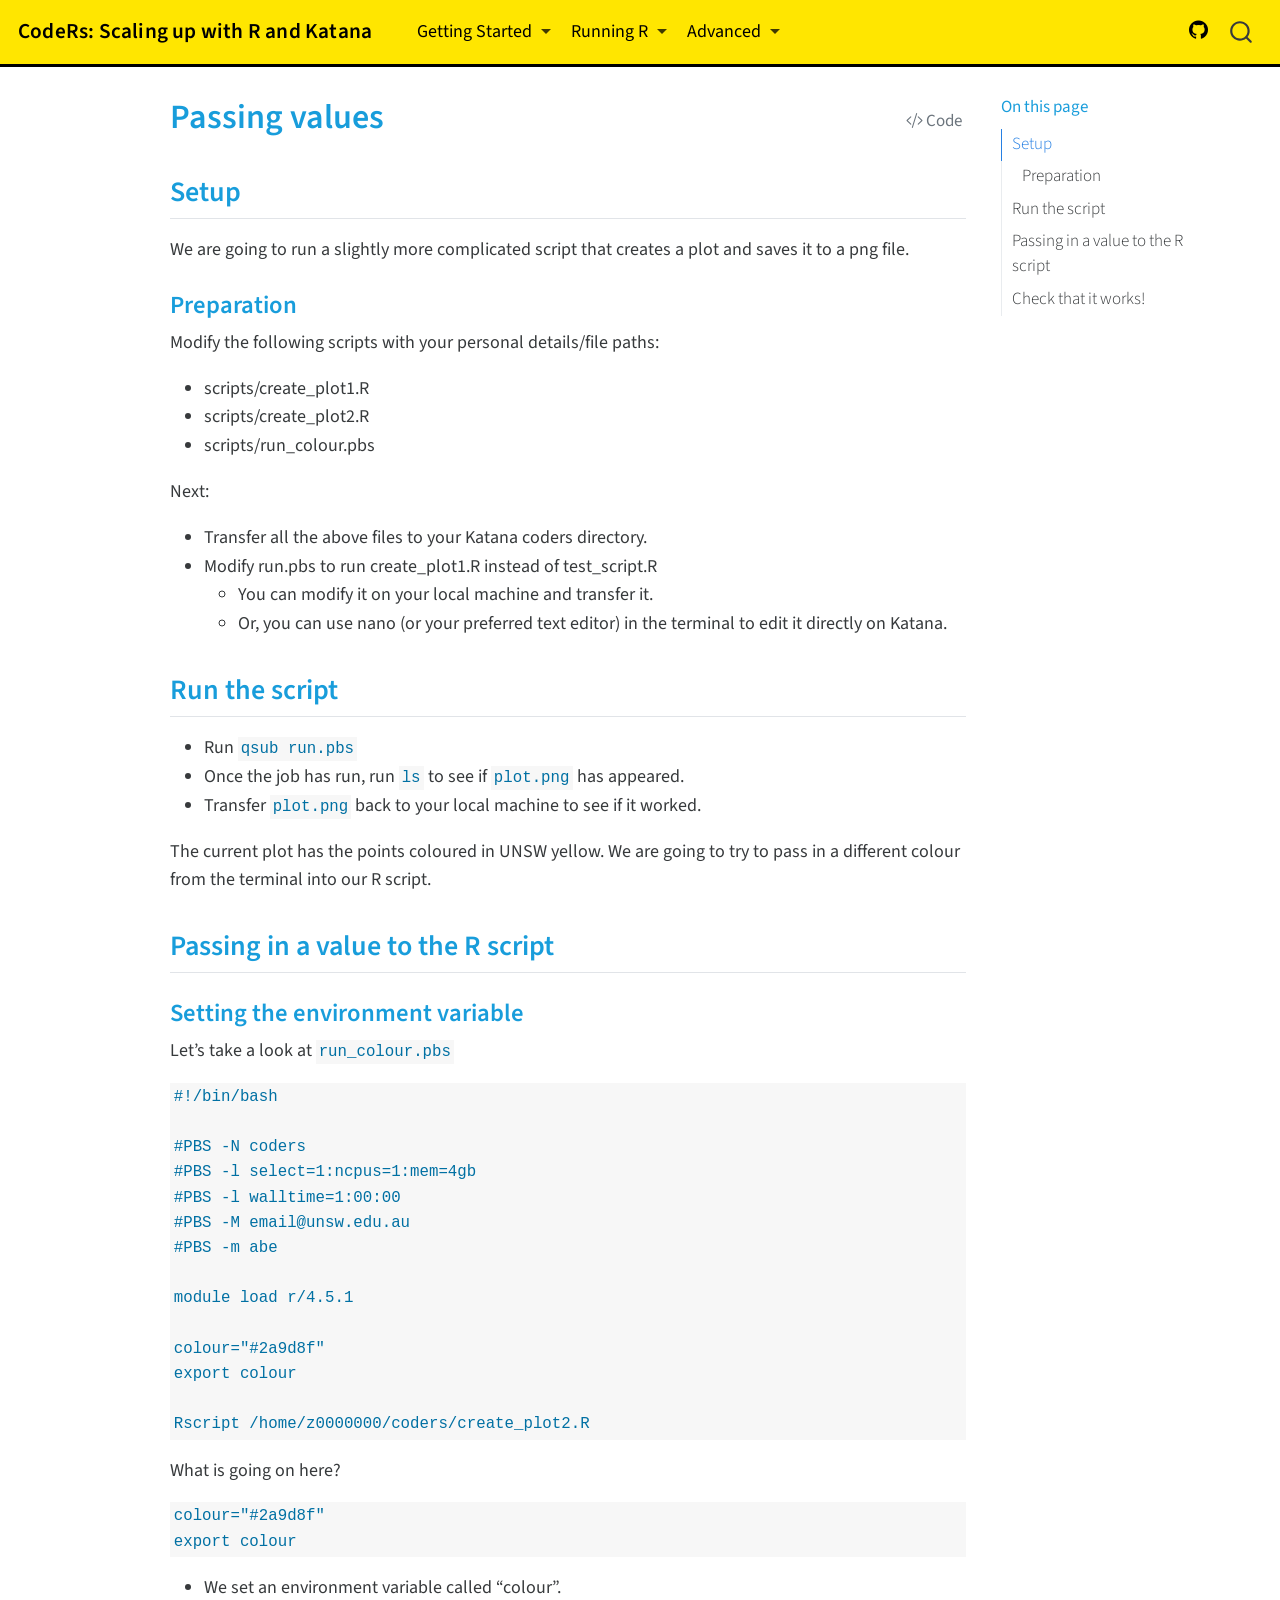
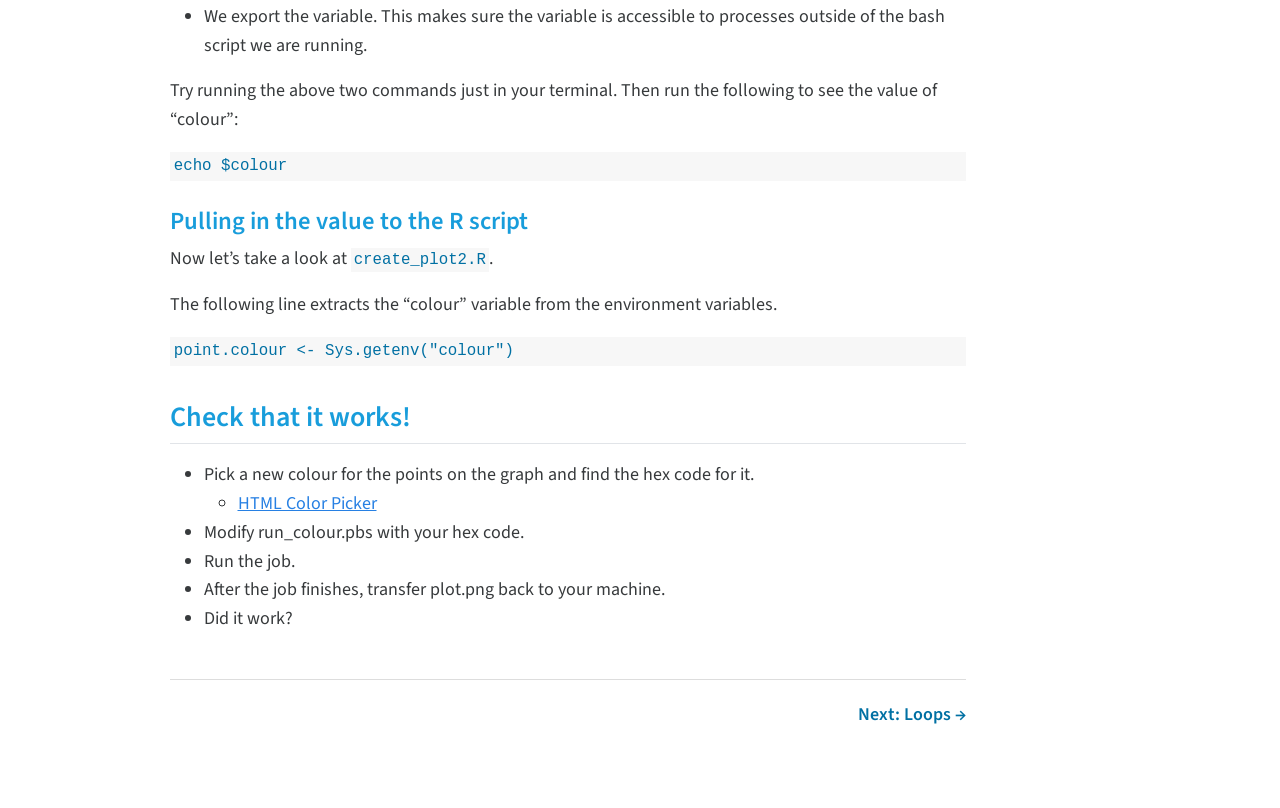
<file: docs/advanced/environment.html>
<!DOCTYPE html>
<html xmlns="http://www.w3.org/1999/xhtml" lang="en" xml:lang="en"><head>

<meta charset="utf-8">
<meta name="generator" content="quarto-1.3.450">

<meta name="viewport" content="width=device-width, initial-scale=1.0, user-scalable=yes">


<title>CodeRs: Scaling up with R and Katana - Passing values</title>
<style>
code{white-space: pre-wrap;}
span.smallcaps{font-variant: small-caps;}
div.columns{display: flex; gap: min(4vw, 1.5em);}
div.column{flex: auto; overflow-x: auto;}
div.hanging-indent{margin-left: 1.5em; text-indent: -1.5em;}
ul.task-list{list-style: none;}
ul.task-list li input[type="checkbox"] {
  width: 0.8em;
  margin: 0 0.8em 0.2em -1em; /* quarto-specific, see https://github.com/quarto-dev/quarto-cli/issues/4556 */ 
  vertical-align: middle;
}
/* CSS for syntax highlighting */
pre > code.sourceCode { white-space: pre; position: relative; }
pre > code.sourceCode > span { display: inline-block; line-height: 1.25; }
pre > code.sourceCode > span:empty { height: 1.2em; }
.sourceCode { overflow: visible; }
code.sourceCode > span { color: inherit; text-decoration: inherit; }
div.sourceCode { margin: 1em 0; }
pre.sourceCode { margin: 0; }
@media screen {
div.sourceCode { overflow: auto; }
}
@media print {
pre > code.sourceCode { white-space: pre-wrap; }
pre > code.sourceCode > span { text-indent: -5em; padding-left: 5em; }
}
pre.numberSource code
  { counter-reset: source-line 0; }
pre.numberSource code > span
  { position: relative; left: -4em; counter-increment: source-line; }
pre.numberSource code > span > a:first-child::before
  { content: counter(source-line);
    position: relative; left: -1em; text-align: right; vertical-align: baseline;
    border: none; display: inline-block;
    -webkit-touch-callout: none; -webkit-user-select: none;
    -khtml-user-select: none; -moz-user-select: none;
    -ms-user-select: none; user-select: none;
    padding: 0 4px; width: 4em;
  }
pre.numberSource { margin-left: 3em;  padding-left: 4px; }
div.sourceCode
  {   }
@media screen {
pre > code.sourceCode > span > a:first-child::before { text-decoration: underline; }
}
</style>


<script src="../site_libs/quarto-nav/quarto-nav.js"></script>
<script src="../site_libs/quarto-nav/headroom.min.js"></script>
<script src="../site_libs/clipboard/clipboard.min.js"></script>
<script src="../site_libs/quarto-search/autocomplete.umd.js"></script>
<script src="../site_libs/quarto-search/fuse.min.js"></script>
<script src="../site_libs/quarto-search/quarto-search.js"></script>
<meta name="quarto:offset" content="../">
<script src="../site_libs/quarto-html/quarto.js"></script>
<script src="../site_libs/quarto-html/popper.min.js"></script>
<script src="../site_libs/quarto-html/tippy.umd.min.js"></script>
<script src="../site_libs/quarto-html/anchor.min.js"></script>
<link href="../site_libs/quarto-html/tippy.css" rel="stylesheet">
<link href="../site_libs/quarto-html/quarto-syntax-highlighting.css" rel="stylesheet" id="quarto-text-highlighting-styles">
<script src="../site_libs/bootstrap/bootstrap.min.js"></script>
<link href="../site_libs/bootstrap/bootstrap-icons.css" rel="stylesheet">
<link href="../site_libs/bootstrap/bootstrap.min.css" rel="stylesheet" id="quarto-bootstrap" data-mode="light">
<script id="quarto-search-options" type="application/json">{
  "location": "navbar",
  "copy-button": false,
  "collapse-after": 3,
  "panel-placement": "end",
  "type": "overlay",
  "limit": 20,
  "language": {
    "search-no-results-text": "No results",
    "search-matching-documents-text": "matching documents",
    "search-copy-link-title": "Copy link to search",
    "search-hide-matches-text": "Hide additional matches",
    "search-more-match-text": "more match in this document",
    "search-more-matches-text": "more matches in this document",
    "search-clear-button-title": "Clear",
    "search-detached-cancel-button-title": "Cancel",
    "search-submit-button-title": "Submit",
    "search-label": "Search"
  }
}</script>


<link rel="stylesheet" href="../styles.css">
</head>

<body class="nav-fixed">

<div id="quarto-search-results"></div>
  <header id="quarto-header" class="headroom fixed-top">
    <nav class="navbar navbar-expand-lg navbar-dark ">
      <div class="navbar-container container-fluid">
      <div class="navbar-brand-container">
    <a class="navbar-brand" href="../index.html">
    <span class="navbar-title">CodeRs: Scaling up with R and Katana</span>
    </a>
  </div>
            <div id="quarto-search" class="" title="Search"></div>
          <button class="navbar-toggler" type="button" data-bs-toggle="collapse" data-bs-target="#navbarCollapse" aria-controls="navbarCollapse" aria-expanded="false" aria-label="Toggle navigation" onclick="if (window.quartoToggleHeadroom) { window.quartoToggleHeadroom(); }">
  <span class="navbar-toggler-icon"></span>
</button>
          <div class="collapse navbar-collapse" id="navbarCollapse">
            <ul class="navbar-nav navbar-nav-scroll me-auto">
  <li class="nav-item dropdown ">
    <a class="nav-link dropdown-toggle" href="#" id="nav-menu-getting-started" role="button" data-bs-toggle="dropdown" aria-expanded="false" rel="" target="">
 <span class="menu-text">Getting Started</span>
    </a>
    <ul class="dropdown-menu" aria-labelledby="nav-menu-getting-started">    
        <li>
    <a class="dropdown-item" href="../getting_started/login.html" rel="" target="">
 <span class="dropdown-text">Logging in</span></a>
  </li>  
        <li>
    <a class="dropdown-item" href="../getting_started/commands.html" rel="" target="">
 <span class="dropdown-text">Shell commands</span></a>
  </li>  
        <li>
    <a class="dropdown-item" href="../getting_started/transfer.html" rel="" target="">
 <span class="dropdown-text">Transferring files</span></a>
  </li>  
    </ul>
  </li>
  <li class="nav-item dropdown ">
    <a class="nav-link dropdown-toggle" href="#" id="nav-menu-running-r" role="button" data-bs-toggle="dropdown" aria-expanded="false" rel="" target="">
 <span class="menu-text">Running R</span>
    </a>
    <ul class="dropdown-menu" aria-labelledby="nav-menu-running-r">    
        <li>
    <a class="dropdown-item" href="../running_r/interactive.html" rel="" target="">
 <span class="dropdown-text">Interactive R session</span></a>
  </li>  
        <li>
    <a class="dropdown-item" href="../running_r/job.html" rel="" target="">
 <span class="dropdown-text">Running a job</span></a>
  </li>  
    </ul>
  </li>
  <li class="nav-item dropdown ">
    <a class="nav-link dropdown-toggle" href="#" id="nav-menu-advanced" role="button" data-bs-toggle="dropdown" aria-expanded="false" rel="" target="">
 <span class="menu-text">Advanced</span>
    </a>
    <ul class="dropdown-menu" aria-labelledby="nav-menu-advanced">    
        <li>
    <a class="dropdown-item" href="../advanced/environment.html" rel="" target="">
 <span class="dropdown-text">Passing values</span></a>
  </li>  
        <li>
    <a class="dropdown-item" href="../advanced/loops.html" rel="" target="">
 <span class="dropdown-text">Loops</span></a>
  </li>  
    </ul>
  </li>
</ul>
            <ul class="navbar-nav navbar-nav-scroll ms-auto">
  <li class="nav-item compact">
    <a class="nav-link" href="https://github.com/kristenbhunter/codeRs_katana_workshop" rel="" target=""><i class="bi bi-github" role="img" aria-label="GitHub">
</i> 
 <span class="menu-text"></span></a>
  </li>  
</ul>
            <div class="quarto-navbar-tools">
</div>
          </div> <!-- /navcollapse -->
      </div> <!-- /container-fluid -->
    </nav>
</header>
<!-- content -->
<div id="quarto-content" class="quarto-container page-columns page-rows-contents page-layout-article page-navbar">
<!-- sidebar -->
<!-- margin-sidebar -->
    <div id="quarto-margin-sidebar" class="sidebar margin-sidebar">
        <nav id="TOC" role="doc-toc" class="toc-active">
    <h2 id="toc-title">On this page</h2>
   
  <ul>
  <li><a href="#setup" id="toc-setup" class="nav-link active" data-scroll-target="#setup">Setup</a>
  <ul class="collapse">
  <li><a href="#preparation" id="toc-preparation" class="nav-link" data-scroll-target="#preparation">Preparation</a></li>
  </ul></li>
  <li><a href="#run-the-script" id="toc-run-the-script" class="nav-link" data-scroll-target="#run-the-script">Run the script</a></li>
  <li><a href="#passing-in-a-value-to-the-r-script" id="toc-passing-in-a-value-to-the-r-script" class="nav-link" data-scroll-target="#passing-in-a-value-to-the-r-script">Passing in a value to the R script</a>
  <ul class="collapse">
  <li><a href="#setting-the-environment-variable" id="toc-setting-the-environment-variable" class="nav-link" data-scroll-target="#setting-the-environment-variable">Setting the environment variable</a></li>
  <li><a href="#pulling-in-the-value-to-the-r-script" id="toc-pulling-in-the-value-to-the-r-script" class="nav-link" data-scroll-target="#pulling-in-the-value-to-the-r-script">Pulling in the value to the R script</a></li>
  </ul></li>
  <li><a href="#check-that-it-works" id="toc-check-that-it-works" class="nav-link" data-scroll-target="#check-that-it-works">Check that it works!</a></li>
  </ul>
</nav>
    </div>
<!-- main -->
<main class="content" id="quarto-document-content">

<header id="title-block-header" class="quarto-title-block default">
<div class="quarto-title">
<div class="quarto-title-block"><div><h1 class="title">Passing values</h1><button type="button" class="btn code-tools-button" id="quarto-code-tools-source"><i class="bi"></i> Code</button></div></div>
</div>



<div class="quarto-title-meta">

    
  
    
  </div>
  

</header>

<section id="setup" class="level2">
<h2 class="anchored" data-anchor-id="setup">Setup</h2>
<p>We are going to run a slightly more complicated script that creates a plot and saves it to a png file.</p>
<section id="preparation" class="level3">
<h3 class="anchored" data-anchor-id="preparation">Preparation</h3>
<p>Modify the following scripts with your personal details/file paths:</p>
<ul>
<li>scripts/create_plot1.R</li>
<li>scripts/create_plot2.R</li>
<li>scripts/run_colour.pbs</li>
</ul>
<p>Next:</p>
<ul>
<li>Transfer all the above files to your Katana coders directory.</li>
<li>Modify run.pbs to run create_plot1.R instead of test_script.R
<ul>
<li>You can modify it on your local machine and transfer it.</li>
<li>Or, you can use nano (or your preferred text editor) in the terminal to edit it directly on Katana.</li>
</ul></li>
</ul>
</section>
</section>
<section id="run-the-script" class="level2">
<h2 class="anchored" data-anchor-id="run-the-script">Run the script</h2>
<ul>
<li>Run <code>qsub run.pbs</code></li>
<li>Once the job has run, run <code>ls</code> to see if <code>plot.png</code> has appeared.</li>
<li>Transfer <code>plot.png</code> back to your local machine to see if it worked.</li>
</ul>
<p>The current plot has the points coloured in UNSW yellow. We are going to try to pass in a different colour from the terminal into our R script.</p>
</section>
<section id="passing-in-a-value-to-the-r-script" class="level2">
<h2 class="anchored" data-anchor-id="passing-in-a-value-to-the-r-script">Passing in a value to the R script</h2>
<section id="setting-the-environment-variable" class="level3">
<h3 class="anchored" data-anchor-id="setting-the-environment-variable">Setting the environment variable</h3>
<p>Let’s take a look at <code>run_colour.pbs</code></p>
<pre><code>#!/bin/bash

#PBS -N coders
#PBS -l select=1:ncpus=1:mem=4gb
#PBS -l walltime=1:00:00
#PBS -M email@unsw.edu.au
#PBS -m abe

module load r/4.5.1

colour="#2a9d8f"
export colour

Rscript /home/z0000000/coders/create_plot2.R</code></pre>
<p>What is going on here?</p>
<pre><code>colour="#2a9d8f"
export colour</code></pre>
<ul>
<li>We set an environment variable called “colour”.</li>
<li>We export the variable. This makes sure the variable is accessible to processes outside of the bash script we are running.</li>
</ul>
<p>Try running the above two commands just in your terminal. Then run the following to see the value of “colour”:</p>
<pre><code>echo $colour</code></pre>
</section>
<section id="pulling-in-the-value-to-the-r-script" class="level3">
<h3 class="anchored" data-anchor-id="pulling-in-the-value-to-the-r-script">Pulling in the value to the R script</h3>
<p>Now let’s take a look at <code>create_plot2.R</code>.</p>
<p>The following line extracts the “colour” variable from the environment variables.</p>
<pre><code>point.colour &lt;- Sys.getenv("colour")</code></pre>
</section>
</section>
<section id="check-that-it-works" class="level2">
<h2 class="anchored" data-anchor-id="check-that-it-works">Check that it works!</h2>
<ul>
<li>Pick a new colour for the points on the graph and find the hex code for it.
<ul>
<li><a href="https://www.w3schools.com/colors/colors_picker.asp">HTML Color Picker</a></li>
</ul></li>
<li>Modify run_colour.pbs with your hex code.</li>
<li>Run the job.</li>
<li>After the job finishes, transfer plot.png back to your machine.</li>
<li>Did it work?</li>
</ul>
<div class="page-nav">
<p><span class="nav-spacer"></span></p>
<p><a href="../advanced/loops.html">Next: Loops →</a></p>
</div>


<!-- -->

</section>

</main> <!-- /main -->
<script id="quarto-html-after-body" type="application/javascript">
window.document.addEventListener("DOMContentLoaded", function (event) {
  const toggleBodyColorMode = (bsSheetEl) => {
    const mode = bsSheetEl.getAttribute("data-mode");
    const bodyEl = window.document.querySelector("body");
    if (mode === "dark") {
      bodyEl.classList.add("quarto-dark");
      bodyEl.classList.remove("quarto-light");
    } else {
      bodyEl.classList.add("quarto-light");
      bodyEl.classList.remove("quarto-dark");
    }
  }
  const toggleBodyColorPrimary = () => {
    const bsSheetEl = window.document.querySelector("link#quarto-bootstrap");
    if (bsSheetEl) {
      toggleBodyColorMode(bsSheetEl);
    }
  }
  toggleBodyColorPrimary();  
  const icon = "";
  const anchorJS = new window.AnchorJS();
  anchorJS.options = {
    placement: 'right',
    icon: icon
  };
  anchorJS.add('.anchored');
  const isCodeAnnotation = (el) => {
    for (const clz of el.classList) {
      if (clz.startsWith('code-annotation-')) {                     
        return true;
      }
    }
    return false;
  }
  const clipboard = new window.ClipboardJS('.code-copy-button', {
    text: function(trigger) {
      const codeEl = trigger.previousElementSibling.cloneNode(true);
      for (const childEl of codeEl.children) {
        if (isCodeAnnotation(childEl)) {
          childEl.remove();
        }
      }
      return codeEl.innerText;
    }
  });
  clipboard.on('success', function(e) {
    // button target
    const button = e.trigger;
    // don't keep focus
    button.blur();
    // flash "checked"
    button.classList.add('code-copy-button-checked');
    var currentTitle = button.getAttribute("title");
    button.setAttribute("title", "Copied!");
    let tooltip;
    if (window.bootstrap) {
      button.setAttribute("data-bs-toggle", "tooltip");
      button.setAttribute("data-bs-placement", "left");
      button.setAttribute("data-bs-title", "Copied!");
      tooltip = new bootstrap.Tooltip(button, 
        { trigger: "manual", 
          customClass: "code-copy-button-tooltip",
          offset: [0, -8]});
      tooltip.show();    
    }
    setTimeout(function() {
      if (tooltip) {
        tooltip.hide();
        button.removeAttribute("data-bs-title");
        button.removeAttribute("data-bs-toggle");
        button.removeAttribute("data-bs-placement");
      }
      button.setAttribute("title", currentTitle);
      button.classList.remove('code-copy-button-checked');
    }, 1000);
    // clear code selection
    e.clearSelection();
  });
  const viewSource = window.document.getElementById('quarto-view-source') ||
                     window.document.getElementById('quarto-code-tools-source');
  if (viewSource) {
    const sourceUrl = viewSource.getAttribute("data-quarto-source-url");
    viewSource.addEventListener("click", function(e) {
      if (sourceUrl) {
        // rstudio viewer pane
        if (/\bcapabilities=\b/.test(window.location)) {
          window.open(sourceUrl);
        } else {
          window.location.href = sourceUrl;
        }
      } else {
        const modal = new bootstrap.Modal(document.getElementById('quarto-embedded-source-code-modal'));
        modal.show();
      }
      return false;
    });
  }
  function toggleCodeHandler(show) {
    return function(e) {
      const detailsSrc = window.document.querySelectorAll(".cell > details > .sourceCode");
      for (let i=0; i<detailsSrc.length; i++) {
        const details = detailsSrc[i].parentElement;
        if (show) {
          details.open = true;
        } else {
          details.removeAttribute("open");
        }
      }
      const cellCodeDivs = window.document.querySelectorAll(".cell > .sourceCode");
      const fromCls = show ? "hidden" : "unhidden";
      const toCls = show ? "unhidden" : "hidden";
      for (let i=0; i<cellCodeDivs.length; i++) {
        const codeDiv = cellCodeDivs[i];
        if (codeDiv.classList.contains(fromCls)) {
          codeDiv.classList.remove(fromCls);
          codeDiv.classList.add(toCls);
        } 
      }
      return false;
    }
  }
  const hideAllCode = window.document.getElementById("quarto-hide-all-code");
  if (hideAllCode) {
    hideAllCode.addEventListener("click", toggleCodeHandler(false));
  }
  const showAllCode = window.document.getElementById("quarto-show-all-code");
  if (showAllCode) {
    showAllCode.addEventListener("click", toggleCodeHandler(true));
  }
  function tippyHover(el, contentFn) {
    const config = {
      allowHTML: true,
      content: contentFn,
      maxWidth: 500,
      delay: 100,
      arrow: false,
      appendTo: function(el) {
          return el.parentElement;
      },
      interactive: true,
      interactiveBorder: 10,
      theme: 'quarto',
      placement: 'bottom-start'
    };
    window.tippy(el, config); 
  }
  const noterefs = window.document.querySelectorAll('a[role="doc-noteref"]');
  for (var i=0; i<noterefs.length; i++) {
    const ref = noterefs[i];
    tippyHover(ref, function() {
      // use id or data attribute instead here
      let href = ref.getAttribute('data-footnote-href') || ref.getAttribute('href');
      try { href = new URL(href).hash; } catch {}
      const id = href.replace(/^#\/?/, "");
      const note = window.document.getElementById(id);
      return note.innerHTML;
    });
  }
      let selectedAnnoteEl;
      const selectorForAnnotation = ( cell, annotation) => {
        let cellAttr = 'data-code-cell="' + cell + '"';
        let lineAttr = 'data-code-annotation="' +  annotation + '"';
        const selector = 'span[' + cellAttr + '][' + lineAttr + ']';
        return selector;
      }
      const selectCodeLines = (annoteEl) => {
        const doc = window.document;
        const targetCell = annoteEl.getAttribute("data-target-cell");
        const targetAnnotation = annoteEl.getAttribute("data-target-annotation");
        const annoteSpan = window.document.querySelector(selectorForAnnotation(targetCell, targetAnnotation));
        const lines = annoteSpan.getAttribute("data-code-lines").split(",");
        const lineIds = lines.map((line) => {
          return targetCell + "-" + line;
        })
        let top = null;
        let height = null;
        let parent = null;
        if (lineIds.length > 0) {
            //compute the position of the single el (top and bottom and make a div)
            const el = window.document.getElementById(lineIds[0]);
            top = el.offsetTop;
            height = el.offsetHeight;
            parent = el.parentElement.parentElement;
          if (lineIds.length > 1) {
            const lastEl = window.document.getElementById(lineIds[lineIds.length - 1]);
            const bottom = lastEl.offsetTop + lastEl.offsetHeight;
            height = bottom - top;
          }
          if (top !== null && height !== null && parent !== null) {
            // cook up a div (if necessary) and position it 
            let div = window.document.getElementById("code-annotation-line-highlight");
            if (div === null) {
              div = window.document.createElement("div");
              div.setAttribute("id", "code-annotation-line-highlight");
              div.style.position = 'absolute';
              parent.appendChild(div);
            }
            div.style.top = top - 2 + "px";
            div.style.height = height + 4 + "px";
            let gutterDiv = window.document.getElementById("code-annotation-line-highlight-gutter");
            if (gutterDiv === null) {
              gutterDiv = window.document.createElement("div");
              gutterDiv.setAttribute("id", "code-annotation-line-highlight-gutter");
              gutterDiv.style.position = 'absolute';
              const codeCell = window.document.getElementById(targetCell);
              const gutter = codeCell.querySelector('.code-annotation-gutter');
              gutter.appendChild(gutterDiv);
            }
            gutterDiv.style.top = top - 2 + "px";
            gutterDiv.style.height = height + 4 + "px";
          }
          selectedAnnoteEl = annoteEl;
        }
      };
      const unselectCodeLines = () => {
        const elementsIds = ["code-annotation-line-highlight", "code-annotation-line-highlight-gutter"];
        elementsIds.forEach((elId) => {
          const div = window.document.getElementById(elId);
          if (div) {
            div.remove();
          }
        });
        selectedAnnoteEl = undefined;
      };
      // Attach click handler to the DT
      const annoteDls = window.document.querySelectorAll('dt[data-target-cell]');
      for (const annoteDlNode of annoteDls) {
        annoteDlNode.addEventListener('click', (event) => {
          const clickedEl = event.target;
          if (clickedEl !== selectedAnnoteEl) {
            unselectCodeLines();
            const activeEl = window.document.querySelector('dt[data-target-cell].code-annotation-active');
            if (activeEl) {
              activeEl.classList.remove('code-annotation-active');
            }
            selectCodeLines(clickedEl);
            clickedEl.classList.add('code-annotation-active');
          } else {
            // Unselect the line
            unselectCodeLines();
            clickedEl.classList.remove('code-annotation-active');
          }
        });
      }
  const findCites = (el) => {
    const parentEl = el.parentElement;
    if (parentEl) {
      const cites = parentEl.dataset.cites;
      if (cites) {
        return {
          el,
          cites: cites.split(' ')
        };
      } else {
        return findCites(el.parentElement)
      }
    } else {
      return undefined;
    }
  };
  var bibliorefs = window.document.querySelectorAll('a[role="doc-biblioref"]');
  for (var i=0; i<bibliorefs.length; i++) {
    const ref = bibliorefs[i];
    const citeInfo = findCites(ref);
    if (citeInfo) {
      tippyHover(citeInfo.el, function() {
        var popup = window.document.createElement('div');
        citeInfo.cites.forEach(function(cite) {
          var citeDiv = window.document.createElement('div');
          citeDiv.classList.add('hanging-indent');
          citeDiv.classList.add('csl-entry');
          var biblioDiv = window.document.getElementById('ref-' + cite);
          if (biblioDiv) {
            citeDiv.innerHTML = biblioDiv.innerHTML;
          }
          popup.appendChild(citeDiv);
        });
        return popup.innerHTML;
      });
    }
  }
});
</script><div class="modal fade" id="quarto-embedded-source-code-modal" tabindex="-1" aria-labelledby="quarto-embedded-source-code-modal-label" aria-hidden="true"><div class="modal-dialog modal-dialog-scrollable"><div class="modal-content"><div class="modal-header"><h5 class="modal-title" id="quarto-embedded-source-code-modal-label">Source Code</h5><button class="btn-close" data-bs-dismiss="modal"></button></div><div class="modal-body"><div class="">
<div class="sourceCode" id="cb5" data-shortcodes="false"><pre class="sourceCode markdown code-with-copy"><code class="sourceCode markdown"><span id="cb5-1"><a href="#cb5-1" aria-hidden="true" tabindex="-1"></a><span class="co">---</span></span>
<span id="cb5-2"><a href="#cb5-2" aria-hidden="true" tabindex="-1"></a><span class="an">title:</span><span class="co"> "Passing values"</span></span>
<span id="cb5-3"><a href="#cb5-3" aria-hidden="true" tabindex="-1"></a><span class="co">---</span></span>
<span id="cb5-4"><a href="#cb5-4" aria-hidden="true" tabindex="-1"></a></span>
<span id="cb5-5"><a href="#cb5-5" aria-hidden="true" tabindex="-1"></a><span class="fu">## Setup</span></span>
<span id="cb5-6"><a href="#cb5-6" aria-hidden="true" tabindex="-1"></a></span>
<span id="cb5-7"><a href="#cb5-7" aria-hidden="true" tabindex="-1"></a>We are going to run a slightly more complicated script that creates a plot and saves it to a png file.</span>
<span id="cb5-8"><a href="#cb5-8" aria-hidden="true" tabindex="-1"></a></span>
<span id="cb5-9"><a href="#cb5-9" aria-hidden="true" tabindex="-1"></a><span class="fu">### Preparation</span></span>
<span id="cb5-10"><a href="#cb5-10" aria-hidden="true" tabindex="-1"></a></span>
<span id="cb5-11"><a href="#cb5-11" aria-hidden="true" tabindex="-1"></a>Modify the following scripts with your personal details/file paths:</span>
<span id="cb5-12"><a href="#cb5-12" aria-hidden="true" tabindex="-1"></a></span>
<span id="cb5-13"><a href="#cb5-13" aria-hidden="true" tabindex="-1"></a><span class="ss">- </span>scripts/create_plot1.R</span>
<span id="cb5-14"><a href="#cb5-14" aria-hidden="true" tabindex="-1"></a><span class="ss">- </span>scripts/create_plot2.R</span>
<span id="cb5-15"><a href="#cb5-15" aria-hidden="true" tabindex="-1"></a><span class="ss">- </span>scripts/run_colour.pbs</span>
<span id="cb5-16"><a href="#cb5-16" aria-hidden="true" tabindex="-1"></a></span>
<span id="cb5-17"><a href="#cb5-17" aria-hidden="true" tabindex="-1"></a>Next:</span>
<span id="cb5-18"><a href="#cb5-18" aria-hidden="true" tabindex="-1"></a></span>
<span id="cb5-19"><a href="#cb5-19" aria-hidden="true" tabindex="-1"></a><span class="ss">- </span>Transfer all the above files to your Katana coders directory.</span>
<span id="cb5-20"><a href="#cb5-20" aria-hidden="true" tabindex="-1"></a><span class="ss">- </span>Modify run.pbs to run create_plot1.R instead of test_script.R</span>
<span id="cb5-21"><a href="#cb5-21" aria-hidden="true" tabindex="-1"></a><span class="ss">  - </span>You can modify it on your local machine and transfer it.</span>
<span id="cb5-22"><a href="#cb5-22" aria-hidden="true" tabindex="-1"></a><span class="ss">  - </span>Or, you can use nano (or your preferred text editor) in the terminal to edit it directly on Katana.</span>
<span id="cb5-23"><a href="#cb5-23" aria-hidden="true" tabindex="-1"></a>  </span>
<span id="cb5-24"><a href="#cb5-24" aria-hidden="true" tabindex="-1"></a><span class="fu">## Run the script</span></span>
<span id="cb5-25"><a href="#cb5-25" aria-hidden="true" tabindex="-1"></a></span>
<span id="cb5-26"><a href="#cb5-26" aria-hidden="true" tabindex="-1"></a><span class="ss">- </span>Run <span class="in">`qsub run.pbs`</span></span>
<span id="cb5-27"><a href="#cb5-27" aria-hidden="true" tabindex="-1"></a><span class="ss">- </span>Once the job has run, run <span class="in">`ls`</span> to see if <span class="in">`plot.png`</span> has appeared.</span>
<span id="cb5-28"><a href="#cb5-28" aria-hidden="true" tabindex="-1"></a><span class="ss">- </span>Transfer <span class="in">`plot.png`</span> back to your local machine to see if it worked.</span>
<span id="cb5-29"><a href="#cb5-29" aria-hidden="true" tabindex="-1"></a></span>
<span id="cb5-30"><a href="#cb5-30" aria-hidden="true" tabindex="-1"></a>The current plot has the points coloured in UNSW yellow.  We are going to try to pass in a different colour from the terminal into our R script.</span>
<span id="cb5-31"><a href="#cb5-31" aria-hidden="true" tabindex="-1"></a></span>
<span id="cb5-32"><a href="#cb5-32" aria-hidden="true" tabindex="-1"></a><span class="fu">## Passing in a value to the R script</span></span>
<span id="cb5-33"><a href="#cb5-33" aria-hidden="true" tabindex="-1"></a></span>
<span id="cb5-34"><a href="#cb5-34" aria-hidden="true" tabindex="-1"></a><span class="fu">### Setting the environment variable</span></span>
<span id="cb5-35"><a href="#cb5-35" aria-hidden="true" tabindex="-1"></a></span>
<span id="cb5-36"><a href="#cb5-36" aria-hidden="true" tabindex="-1"></a>Let's take a look at <span class="in">`run_colour.pbs`</span></span>
<span id="cb5-37"><a href="#cb5-37" aria-hidden="true" tabindex="-1"></a></span>
<span id="cb5-38"><a href="#cb5-38" aria-hidden="true" tabindex="-1"></a><span class="in">```</span></span>
<span id="cb5-39"><a href="#cb5-39" aria-hidden="true" tabindex="-1"></a><span class="in">#!/bin/bash</span></span>
<span id="cb5-40"><a href="#cb5-40" aria-hidden="true" tabindex="-1"></a></span>
<span id="cb5-41"><a href="#cb5-41" aria-hidden="true" tabindex="-1"></a><span class="in">#PBS -N coders</span></span>
<span id="cb5-42"><a href="#cb5-42" aria-hidden="true" tabindex="-1"></a><span class="in">#PBS -l select=1:ncpus=1:mem=4gb</span></span>
<span id="cb5-43"><a href="#cb5-43" aria-hidden="true" tabindex="-1"></a><span class="in">#PBS -l walltime=1:00:00</span></span>
<span id="cb5-44"><a href="#cb5-44" aria-hidden="true" tabindex="-1"></a><span class="in">#PBS -M email@unsw.edu.au</span></span>
<span id="cb5-45"><a href="#cb5-45" aria-hidden="true" tabindex="-1"></a><span class="in">#PBS -m abe</span></span>
<span id="cb5-46"><a href="#cb5-46" aria-hidden="true" tabindex="-1"></a></span>
<span id="cb5-47"><a href="#cb5-47" aria-hidden="true" tabindex="-1"></a><span class="in">module load r/4.5.1</span></span>
<span id="cb5-48"><a href="#cb5-48" aria-hidden="true" tabindex="-1"></a></span>
<span id="cb5-49"><a href="#cb5-49" aria-hidden="true" tabindex="-1"></a><span class="in">colour="#2a9d8f"</span></span>
<span id="cb5-50"><a href="#cb5-50" aria-hidden="true" tabindex="-1"></a><span class="in">export colour</span></span>
<span id="cb5-51"><a href="#cb5-51" aria-hidden="true" tabindex="-1"></a></span>
<span id="cb5-52"><a href="#cb5-52" aria-hidden="true" tabindex="-1"></a><span class="in">Rscript /home/z0000000/coders/create_plot2.R</span></span>
<span id="cb5-53"><a href="#cb5-53" aria-hidden="true" tabindex="-1"></a><span class="in">```</span></span>
<span id="cb5-54"><a href="#cb5-54" aria-hidden="true" tabindex="-1"></a></span>
<span id="cb5-55"><a href="#cb5-55" aria-hidden="true" tabindex="-1"></a>What is going on here?</span>
<span id="cb5-56"><a href="#cb5-56" aria-hidden="true" tabindex="-1"></a></span>
<span id="cb5-57"><a href="#cb5-57" aria-hidden="true" tabindex="-1"></a><span class="in">```</span></span>
<span id="cb5-58"><a href="#cb5-58" aria-hidden="true" tabindex="-1"></a><span class="in">colour="#2a9d8f"</span></span>
<span id="cb5-59"><a href="#cb5-59" aria-hidden="true" tabindex="-1"></a><span class="in">export colour</span></span>
<span id="cb5-60"><a href="#cb5-60" aria-hidden="true" tabindex="-1"></a><span class="in">```</span></span>
<span id="cb5-61"><a href="#cb5-61" aria-hidden="true" tabindex="-1"></a></span>
<span id="cb5-62"><a href="#cb5-62" aria-hidden="true" tabindex="-1"></a><span class="ss">- </span>We set an environment variable called "colour".</span>
<span id="cb5-63"><a href="#cb5-63" aria-hidden="true" tabindex="-1"></a><span class="ss">- </span>We export the variable. This makes sure the variable is accessible to processes outside of the bash script we are running.</span>
<span id="cb5-64"><a href="#cb5-64" aria-hidden="true" tabindex="-1"></a></span>
<span id="cb5-65"><a href="#cb5-65" aria-hidden="true" tabindex="-1"></a></span>
<span id="cb5-66"><a href="#cb5-66" aria-hidden="true" tabindex="-1"></a>Try running the above two commands just in your terminal.  Then run the following to see the value of "colour":</span>
<span id="cb5-67"><a href="#cb5-67" aria-hidden="true" tabindex="-1"></a></span>
<span id="cb5-68"><a href="#cb5-68" aria-hidden="true" tabindex="-1"></a><span class="in">```</span></span>
<span id="cb5-69"><a href="#cb5-69" aria-hidden="true" tabindex="-1"></a><span class="in">echo $colour</span></span>
<span id="cb5-70"><a href="#cb5-70" aria-hidden="true" tabindex="-1"></a><span class="in">```</span></span>
<span id="cb5-71"><a href="#cb5-71" aria-hidden="true" tabindex="-1"></a></span>
<span id="cb5-72"><a href="#cb5-72" aria-hidden="true" tabindex="-1"></a><span class="fu">### Pulling in the value to the R script</span></span>
<span id="cb5-73"><a href="#cb5-73" aria-hidden="true" tabindex="-1"></a></span>
<span id="cb5-74"><a href="#cb5-74" aria-hidden="true" tabindex="-1"></a>Now let's take a look at <span class="in">`create_plot2.R`</span>.</span>
<span id="cb5-75"><a href="#cb5-75" aria-hidden="true" tabindex="-1"></a></span>
<span id="cb5-76"><a href="#cb5-76" aria-hidden="true" tabindex="-1"></a>The following line extracts the "colour" variable from the environment variables.</span>
<span id="cb5-77"><a href="#cb5-77" aria-hidden="true" tabindex="-1"></a></span>
<span id="cb5-78"><a href="#cb5-78" aria-hidden="true" tabindex="-1"></a><span class="in">```</span></span>
<span id="cb5-79"><a href="#cb5-79" aria-hidden="true" tabindex="-1"></a><span class="in">point.colour &lt;- Sys.getenv("colour")</span></span>
<span id="cb5-80"><a href="#cb5-80" aria-hidden="true" tabindex="-1"></a><span class="in">```</span></span>
<span id="cb5-81"><a href="#cb5-81" aria-hidden="true" tabindex="-1"></a></span>
<span id="cb5-82"><a href="#cb5-82" aria-hidden="true" tabindex="-1"></a><span class="fu">## Check that it works!</span></span>
<span id="cb5-83"><a href="#cb5-83" aria-hidden="true" tabindex="-1"></a></span>
<span id="cb5-84"><a href="#cb5-84" aria-hidden="true" tabindex="-1"></a><span class="ss">- </span>Pick a new colour for the points on the graph and find the hex code for it.</span>
<span id="cb5-85"><a href="#cb5-85" aria-hidden="true" tabindex="-1"></a><span class="ss">  - </span><span class="co">[</span><span class="ot">HTML Color Picker</span><span class="co">](https://www.w3schools.com/colors/colors_picker.asp)</span></span>
<span id="cb5-86"><a href="#cb5-86" aria-hidden="true" tabindex="-1"></a><span class="ss">- </span>Modify run_colour.pbs with your hex code.</span>
<span id="cb5-87"><a href="#cb5-87" aria-hidden="true" tabindex="-1"></a><span class="ss">- </span>Run the job.</span>
<span id="cb5-88"><a href="#cb5-88" aria-hidden="true" tabindex="-1"></a><span class="ss">- </span>After the job finishes, transfer plot.png back to your machine.</span>
<span id="cb5-89"><a href="#cb5-89" aria-hidden="true" tabindex="-1"></a><span class="ss">- </span>Did it work?</span>
<span id="cb5-90"><a href="#cb5-90" aria-hidden="true" tabindex="-1"></a></span>
<span id="cb5-91"><a href="#cb5-91" aria-hidden="true" tabindex="-1"></a>::: {.page-nav}</span>
<span id="cb5-92"><a href="#cb5-92" aria-hidden="true" tabindex="-1"></a><span class="kw">&lt;span</span> <span class="er">class</span><span class="ot">=</span><span class="st">"nav-spacer"</span><span class="kw">&gt;&lt;/span&gt;</span></span>
<span id="cb5-93"><a href="#cb5-93" aria-hidden="true" tabindex="-1"></a></span>
<span id="cb5-94"><a href="#cb5-94" aria-hidden="true" tabindex="-1"></a><span class="co">[</span><span class="ot">Next: Loops →</span><span class="co">](loops.qmd)</span></span>
<span id="cb5-95"><a href="#cb5-95" aria-hidden="true" tabindex="-1"></a>:::</span></code><button title="Copy to Clipboard" class="code-copy-button"><i class="bi"></i></button></pre></div>
</div></div></div></div></div>
</div> <!-- /content -->



</body></html>
</file>
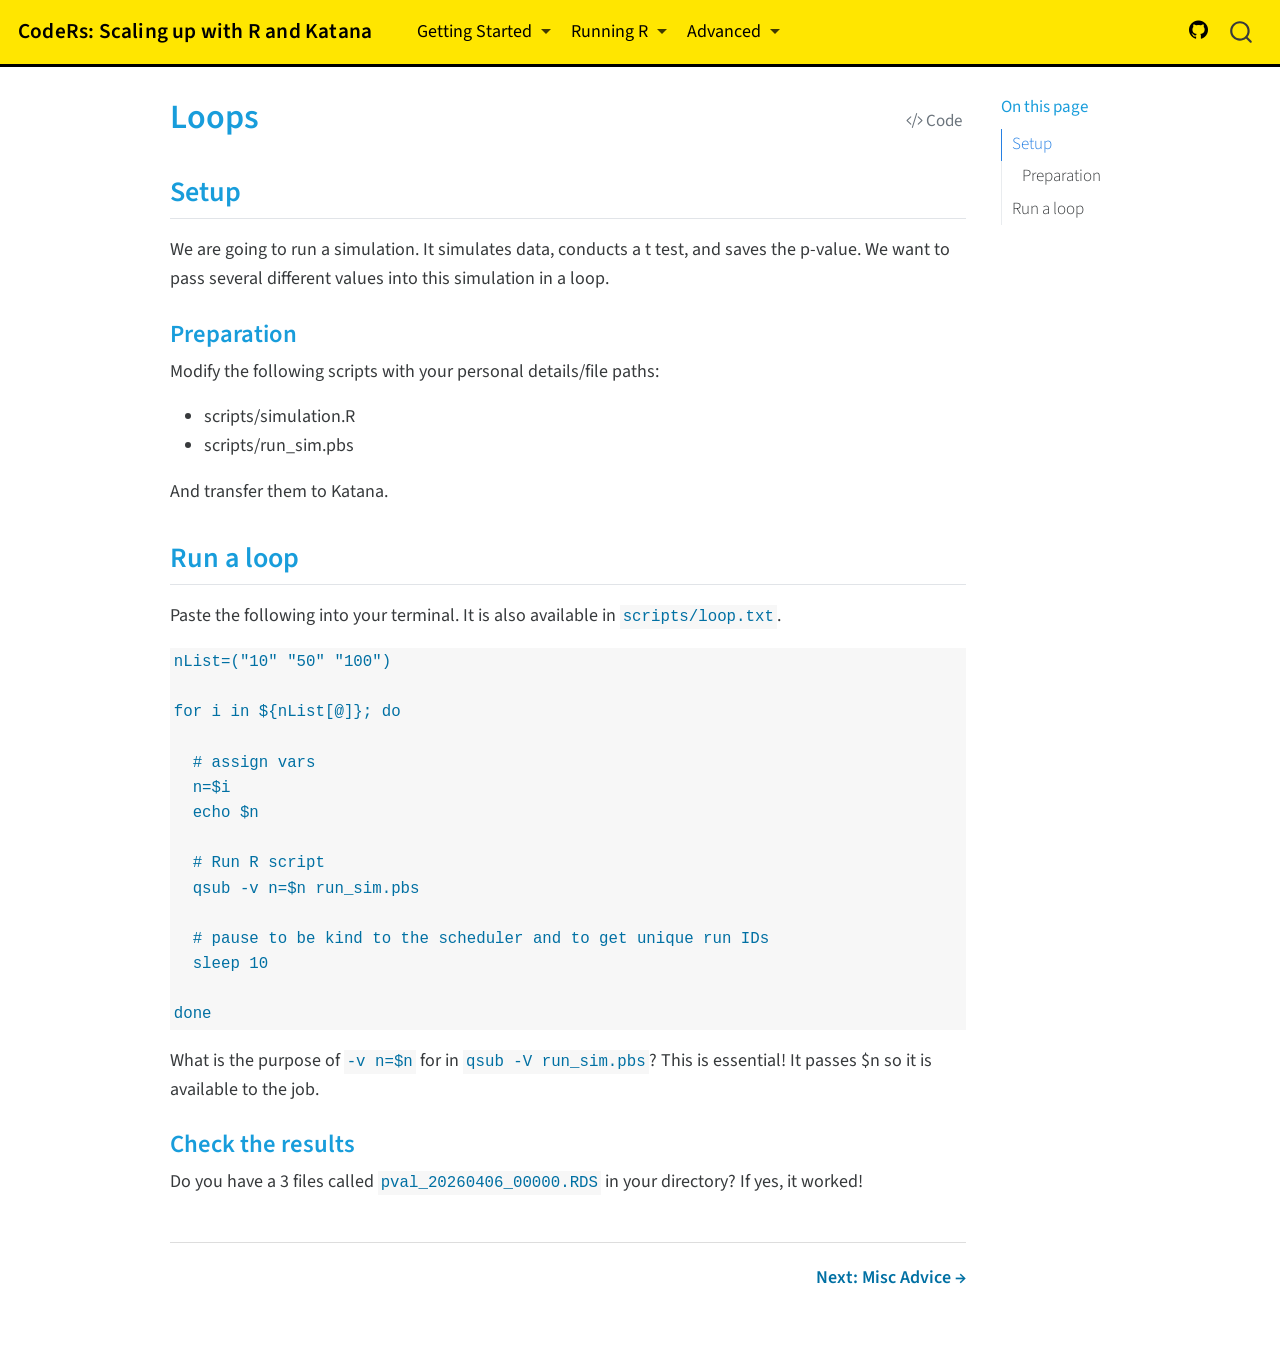
<file: docs/advanced/loops.html>
<!DOCTYPE html>
<html xmlns="http://www.w3.org/1999/xhtml" lang="en" xml:lang="en"><head>

<meta charset="utf-8">
<meta name="generator" content="quarto-1.3.450">

<meta name="viewport" content="width=device-width, initial-scale=1.0, user-scalable=yes">


<title>CodeRs: Scaling up with R and Katana - Loops</title>
<style>
code{white-space: pre-wrap;}
span.smallcaps{font-variant: small-caps;}
div.columns{display: flex; gap: min(4vw, 1.5em);}
div.column{flex: auto; overflow-x: auto;}
div.hanging-indent{margin-left: 1.5em; text-indent: -1.5em;}
ul.task-list{list-style: none;}
ul.task-list li input[type="checkbox"] {
  width: 0.8em;
  margin: 0 0.8em 0.2em -1em; /* quarto-specific, see https://github.com/quarto-dev/quarto-cli/issues/4556 */ 
  vertical-align: middle;
}
/* CSS for syntax highlighting */
pre > code.sourceCode { white-space: pre; position: relative; }
pre > code.sourceCode > span { display: inline-block; line-height: 1.25; }
pre > code.sourceCode > span:empty { height: 1.2em; }
.sourceCode { overflow: visible; }
code.sourceCode > span { color: inherit; text-decoration: inherit; }
div.sourceCode { margin: 1em 0; }
pre.sourceCode { margin: 0; }
@media screen {
div.sourceCode { overflow: auto; }
}
@media print {
pre > code.sourceCode { white-space: pre-wrap; }
pre > code.sourceCode > span { text-indent: -5em; padding-left: 5em; }
}
pre.numberSource code
  { counter-reset: source-line 0; }
pre.numberSource code > span
  { position: relative; left: -4em; counter-increment: source-line; }
pre.numberSource code > span > a:first-child::before
  { content: counter(source-line);
    position: relative; left: -1em; text-align: right; vertical-align: baseline;
    border: none; display: inline-block;
    -webkit-touch-callout: none; -webkit-user-select: none;
    -khtml-user-select: none; -moz-user-select: none;
    -ms-user-select: none; user-select: none;
    padding: 0 4px; width: 4em;
  }
pre.numberSource { margin-left: 3em;  padding-left: 4px; }
div.sourceCode
  {   }
@media screen {
pre > code.sourceCode > span > a:first-child::before { text-decoration: underline; }
}
</style>


<script src="../site_libs/quarto-nav/quarto-nav.js"></script>
<script src="../site_libs/quarto-nav/headroom.min.js"></script>
<script src="../site_libs/clipboard/clipboard.min.js"></script>
<script src="../site_libs/quarto-search/autocomplete.umd.js"></script>
<script src="../site_libs/quarto-search/fuse.min.js"></script>
<script src="../site_libs/quarto-search/quarto-search.js"></script>
<meta name="quarto:offset" content="../">
<script src="../site_libs/quarto-html/quarto.js"></script>
<script src="../site_libs/quarto-html/popper.min.js"></script>
<script src="../site_libs/quarto-html/tippy.umd.min.js"></script>
<script src="../site_libs/quarto-html/anchor.min.js"></script>
<link href="../site_libs/quarto-html/tippy.css" rel="stylesheet">
<link href="../site_libs/quarto-html/quarto-syntax-highlighting.css" rel="stylesheet" id="quarto-text-highlighting-styles">
<script src="../site_libs/bootstrap/bootstrap.min.js"></script>
<link href="../site_libs/bootstrap/bootstrap-icons.css" rel="stylesheet">
<link href="../site_libs/bootstrap/bootstrap.min.css" rel="stylesheet" id="quarto-bootstrap" data-mode="light">
<script id="quarto-search-options" type="application/json">{
  "location": "navbar",
  "copy-button": false,
  "collapse-after": 3,
  "panel-placement": "end",
  "type": "overlay",
  "limit": 20,
  "language": {
    "search-no-results-text": "No results",
    "search-matching-documents-text": "matching documents",
    "search-copy-link-title": "Copy link to search",
    "search-hide-matches-text": "Hide additional matches",
    "search-more-match-text": "more match in this document",
    "search-more-matches-text": "more matches in this document",
    "search-clear-button-title": "Clear",
    "search-detached-cancel-button-title": "Cancel",
    "search-submit-button-title": "Submit",
    "search-label": "Search"
  }
}</script>


<link rel="stylesheet" href="../styles.css">
</head>

<body class="nav-fixed">

<div id="quarto-search-results"></div>
  <header id="quarto-header" class="headroom fixed-top">
    <nav class="navbar navbar-expand-lg navbar-dark ">
      <div class="navbar-container container-fluid">
      <div class="navbar-brand-container">
    <a class="navbar-brand" href="../index.html">
    <span class="navbar-title">CodeRs: Scaling up with R and Katana</span>
    </a>
  </div>
            <div id="quarto-search" class="" title="Search"></div>
          <button class="navbar-toggler" type="button" data-bs-toggle="collapse" data-bs-target="#navbarCollapse" aria-controls="navbarCollapse" aria-expanded="false" aria-label="Toggle navigation" onclick="if (window.quartoToggleHeadroom) { window.quartoToggleHeadroom(); }">
  <span class="navbar-toggler-icon"></span>
</button>
          <div class="collapse navbar-collapse" id="navbarCollapse">
            <ul class="navbar-nav navbar-nav-scroll me-auto">
  <li class="nav-item dropdown ">
    <a class="nav-link dropdown-toggle" href="#" id="nav-menu-getting-started" role="button" data-bs-toggle="dropdown" aria-expanded="false" rel="" target="">
 <span class="menu-text">Getting Started</span>
    </a>
    <ul class="dropdown-menu" aria-labelledby="nav-menu-getting-started">    
        <li>
    <a class="dropdown-item" href="../getting_started/login.html" rel="" target="">
 <span class="dropdown-text">Logging in</span></a>
  </li>  
        <li>
    <a class="dropdown-item" href="../getting_started/commands.html" rel="" target="">
 <span class="dropdown-text">Shell commands</span></a>
  </li>  
        <li>
    <a class="dropdown-item" href="../getting_started/transfer.html" rel="" target="">
 <span class="dropdown-text">Transferring files</span></a>
  </li>  
    </ul>
  </li>
  <li class="nav-item dropdown ">
    <a class="nav-link dropdown-toggle" href="#" id="nav-menu-running-r" role="button" data-bs-toggle="dropdown" aria-expanded="false" rel="" target="">
 <span class="menu-text">Running R</span>
    </a>
    <ul class="dropdown-menu" aria-labelledby="nav-menu-running-r">    
        <li>
    <a class="dropdown-item" href="../running_r/interactive.html" rel="" target="">
 <span class="dropdown-text">Interactive R session</span></a>
  </li>  
        <li>
    <a class="dropdown-item" href="../running_r/job.html" rel="" target="">
 <span class="dropdown-text">Running a job</span></a>
  </li>  
    </ul>
  </li>
  <li class="nav-item dropdown ">
    <a class="nav-link dropdown-toggle" href="#" id="nav-menu-advanced" role="button" data-bs-toggle="dropdown" aria-expanded="false" rel="" target="">
 <span class="menu-text">Advanced</span>
    </a>
    <ul class="dropdown-menu" aria-labelledby="nav-menu-advanced">    
        <li>
    <a class="dropdown-item" href="../advanced/environment.html" rel="" target="">
 <span class="dropdown-text">Passing values</span></a>
  </li>  
        <li>
    <a class="dropdown-item" href="../advanced/loops.html" rel="" target="">
 <span class="dropdown-text">Loops</span></a>
  </li>  
    </ul>
  </li>
</ul>
            <ul class="navbar-nav navbar-nav-scroll ms-auto">
  <li class="nav-item compact">
    <a class="nav-link" href="https://github.com/kristenbhunter/codeRs_katana_workshop" rel="" target=""><i class="bi bi-github" role="img" aria-label="GitHub">
</i> 
 <span class="menu-text"></span></a>
  </li>  
</ul>
            <div class="quarto-navbar-tools">
</div>
          </div> <!-- /navcollapse -->
      </div> <!-- /container-fluid -->
    </nav>
</header>
<!-- content -->
<div id="quarto-content" class="quarto-container page-columns page-rows-contents page-layout-article page-navbar">
<!-- sidebar -->
<!-- margin-sidebar -->
    <div id="quarto-margin-sidebar" class="sidebar margin-sidebar">
        <nav id="TOC" role="doc-toc" class="toc-active">
    <h2 id="toc-title">On this page</h2>
   
  <ul>
  <li><a href="#setup" id="toc-setup" class="nav-link active" data-scroll-target="#setup">Setup</a>
  <ul class="collapse">
  <li><a href="#preparation" id="toc-preparation" class="nav-link" data-scroll-target="#preparation">Preparation</a></li>
  </ul></li>
  <li><a href="#run-a-loop" id="toc-run-a-loop" class="nav-link" data-scroll-target="#run-a-loop">Run a loop</a>
  <ul class="collapse">
  <li><a href="#check-the-results" id="toc-check-the-results" class="nav-link" data-scroll-target="#check-the-results">Check the results</a></li>
  </ul></li>
  </ul>
</nav>
    </div>
<!-- main -->
<main class="content" id="quarto-document-content">

<header id="title-block-header" class="quarto-title-block default">
<div class="quarto-title">
<div class="quarto-title-block"><div><h1 class="title">Loops</h1><button type="button" class="btn code-tools-button" id="quarto-code-tools-source"><i class="bi"></i> Code</button></div></div>
</div>



<div class="quarto-title-meta">

    
  
    
  </div>
  

</header>

<section id="setup" class="level2">
<h2 class="anchored" data-anchor-id="setup">Setup</h2>
<p>We are going to run a simulation. It simulates data, conducts a t test, and saves the p-value. We want to pass several different values into this simulation in a loop.</p>
<section id="preparation" class="level3">
<h3 class="anchored" data-anchor-id="preparation">Preparation</h3>
<p>Modify the following scripts with your personal details/file paths:</p>
<ul>
<li>scripts/simulation.R</li>
<li>scripts/run_sim.pbs</li>
</ul>
<p>And transfer them to Katana.</p>
</section>
</section>
<section id="run-a-loop" class="level2">
<h2 class="anchored" data-anchor-id="run-a-loop">Run a loop</h2>
<p>Paste the following into your terminal. It is also available in <code>scripts/loop.txt</code>.</p>
<pre><code>nList=("10" "50" "100")

for i in ${nList[@]}; do
    
  # assign vars
  n=$i
  echo $n

  # Run R script
  qsub -v n=$n run_sim.pbs

  # pause to be kind to the scheduler and to get unique run IDs
  sleep 10

done</code></pre>
<p>What is the purpose of <code>-v n=$n</code> for in <code>qsub -V run_sim.pbs</code>? This is essential! It passes $n so it is available to the job.</p>
<section id="check-the-results" class="level3">
<h3 class="anchored" data-anchor-id="check-the-results">Check the results</h3>
<p>Do you have a 3 files called <code>pval_20260406_00000.RDS</code> in your directory? If yes, it worked!</p>
<div class="page-nav">
<p><span class="nav-spacer"></span></p>
<p><a href="../advanced/advice.html">Next: Misc Advice →</a></p>
</div>


<!-- -->

</section>
</section>

</main> <!-- /main -->
<script id="quarto-html-after-body" type="application/javascript">
window.document.addEventListener("DOMContentLoaded", function (event) {
  const toggleBodyColorMode = (bsSheetEl) => {
    const mode = bsSheetEl.getAttribute("data-mode");
    const bodyEl = window.document.querySelector("body");
    if (mode === "dark") {
      bodyEl.classList.add("quarto-dark");
      bodyEl.classList.remove("quarto-light");
    } else {
      bodyEl.classList.add("quarto-light");
      bodyEl.classList.remove("quarto-dark");
    }
  }
  const toggleBodyColorPrimary = () => {
    const bsSheetEl = window.document.querySelector("link#quarto-bootstrap");
    if (bsSheetEl) {
      toggleBodyColorMode(bsSheetEl);
    }
  }
  toggleBodyColorPrimary();  
  const icon = "";
  const anchorJS = new window.AnchorJS();
  anchorJS.options = {
    placement: 'right',
    icon: icon
  };
  anchorJS.add('.anchored');
  const isCodeAnnotation = (el) => {
    for (const clz of el.classList) {
      if (clz.startsWith('code-annotation-')) {                     
        return true;
      }
    }
    return false;
  }
  const clipboard = new window.ClipboardJS('.code-copy-button', {
    text: function(trigger) {
      const codeEl = trigger.previousElementSibling.cloneNode(true);
      for (const childEl of codeEl.children) {
        if (isCodeAnnotation(childEl)) {
          childEl.remove();
        }
      }
      return codeEl.innerText;
    }
  });
  clipboard.on('success', function(e) {
    // button target
    const button = e.trigger;
    // don't keep focus
    button.blur();
    // flash "checked"
    button.classList.add('code-copy-button-checked');
    var currentTitle = button.getAttribute("title");
    button.setAttribute("title", "Copied!");
    let tooltip;
    if (window.bootstrap) {
      button.setAttribute("data-bs-toggle", "tooltip");
      button.setAttribute("data-bs-placement", "left");
      button.setAttribute("data-bs-title", "Copied!");
      tooltip = new bootstrap.Tooltip(button, 
        { trigger: "manual", 
          customClass: "code-copy-button-tooltip",
          offset: [0, -8]});
      tooltip.show();    
    }
    setTimeout(function() {
      if (tooltip) {
        tooltip.hide();
        button.removeAttribute("data-bs-title");
        button.removeAttribute("data-bs-toggle");
        button.removeAttribute("data-bs-placement");
      }
      button.setAttribute("title", currentTitle);
      button.classList.remove('code-copy-button-checked');
    }, 1000);
    // clear code selection
    e.clearSelection();
  });
  const viewSource = window.document.getElementById('quarto-view-source') ||
                     window.document.getElementById('quarto-code-tools-source');
  if (viewSource) {
    const sourceUrl = viewSource.getAttribute("data-quarto-source-url");
    viewSource.addEventListener("click", function(e) {
      if (sourceUrl) {
        // rstudio viewer pane
        if (/\bcapabilities=\b/.test(window.location)) {
          window.open(sourceUrl);
        } else {
          window.location.href = sourceUrl;
        }
      } else {
        const modal = new bootstrap.Modal(document.getElementById('quarto-embedded-source-code-modal'));
        modal.show();
      }
      return false;
    });
  }
  function toggleCodeHandler(show) {
    return function(e) {
      const detailsSrc = window.document.querySelectorAll(".cell > details > .sourceCode");
      for (let i=0; i<detailsSrc.length; i++) {
        const details = detailsSrc[i].parentElement;
        if (show) {
          details.open = true;
        } else {
          details.removeAttribute("open");
        }
      }
      const cellCodeDivs = window.document.querySelectorAll(".cell > .sourceCode");
      const fromCls = show ? "hidden" : "unhidden";
      const toCls = show ? "unhidden" : "hidden";
      for (let i=0; i<cellCodeDivs.length; i++) {
        const codeDiv = cellCodeDivs[i];
        if (codeDiv.classList.contains(fromCls)) {
          codeDiv.classList.remove(fromCls);
          codeDiv.classList.add(toCls);
        } 
      }
      return false;
    }
  }
  const hideAllCode = window.document.getElementById("quarto-hide-all-code");
  if (hideAllCode) {
    hideAllCode.addEventListener("click", toggleCodeHandler(false));
  }
  const showAllCode = window.document.getElementById("quarto-show-all-code");
  if (showAllCode) {
    showAllCode.addEventListener("click", toggleCodeHandler(true));
  }
  function tippyHover(el, contentFn) {
    const config = {
      allowHTML: true,
      content: contentFn,
      maxWidth: 500,
      delay: 100,
      arrow: false,
      appendTo: function(el) {
          return el.parentElement;
      },
      interactive: true,
      interactiveBorder: 10,
      theme: 'quarto',
      placement: 'bottom-start'
    };
    window.tippy(el, config); 
  }
  const noterefs = window.document.querySelectorAll('a[role="doc-noteref"]');
  for (var i=0; i<noterefs.length; i++) {
    const ref = noterefs[i];
    tippyHover(ref, function() {
      // use id or data attribute instead here
      let href = ref.getAttribute('data-footnote-href') || ref.getAttribute('href');
      try { href = new URL(href).hash; } catch {}
      const id = href.replace(/^#\/?/, "");
      const note = window.document.getElementById(id);
      return note.innerHTML;
    });
  }
      let selectedAnnoteEl;
      const selectorForAnnotation = ( cell, annotation) => {
        let cellAttr = 'data-code-cell="' + cell + '"';
        let lineAttr = 'data-code-annotation="' +  annotation + '"';
        const selector = 'span[' + cellAttr + '][' + lineAttr + ']';
        return selector;
      }
      const selectCodeLines = (annoteEl) => {
        const doc = window.document;
        const targetCell = annoteEl.getAttribute("data-target-cell");
        const targetAnnotation = annoteEl.getAttribute("data-target-annotation");
        const annoteSpan = window.document.querySelector(selectorForAnnotation(targetCell, targetAnnotation));
        const lines = annoteSpan.getAttribute("data-code-lines").split(",");
        const lineIds = lines.map((line) => {
          return targetCell + "-" + line;
        })
        let top = null;
        let height = null;
        let parent = null;
        if (lineIds.length > 0) {
            //compute the position of the single el (top and bottom and make a div)
            const el = window.document.getElementById(lineIds[0]);
            top = el.offsetTop;
            height = el.offsetHeight;
            parent = el.parentElement.parentElement;
          if (lineIds.length > 1) {
            const lastEl = window.document.getElementById(lineIds[lineIds.length - 1]);
            const bottom = lastEl.offsetTop + lastEl.offsetHeight;
            height = bottom - top;
          }
          if (top !== null && height !== null && parent !== null) {
            // cook up a div (if necessary) and position it 
            let div = window.document.getElementById("code-annotation-line-highlight");
            if (div === null) {
              div = window.document.createElement("div");
              div.setAttribute("id", "code-annotation-line-highlight");
              div.style.position = 'absolute';
              parent.appendChild(div);
            }
            div.style.top = top - 2 + "px";
            div.style.height = height + 4 + "px";
            let gutterDiv = window.document.getElementById("code-annotation-line-highlight-gutter");
            if (gutterDiv === null) {
              gutterDiv = window.document.createElement("div");
              gutterDiv.setAttribute("id", "code-annotation-line-highlight-gutter");
              gutterDiv.style.position = 'absolute';
              const codeCell = window.document.getElementById(targetCell);
              const gutter = codeCell.querySelector('.code-annotation-gutter');
              gutter.appendChild(gutterDiv);
            }
            gutterDiv.style.top = top - 2 + "px";
            gutterDiv.style.height = height + 4 + "px";
          }
          selectedAnnoteEl = annoteEl;
        }
      };
      const unselectCodeLines = () => {
        const elementsIds = ["code-annotation-line-highlight", "code-annotation-line-highlight-gutter"];
        elementsIds.forEach((elId) => {
          const div = window.document.getElementById(elId);
          if (div) {
            div.remove();
          }
        });
        selectedAnnoteEl = undefined;
      };
      // Attach click handler to the DT
      const annoteDls = window.document.querySelectorAll('dt[data-target-cell]');
      for (const annoteDlNode of annoteDls) {
        annoteDlNode.addEventListener('click', (event) => {
          const clickedEl = event.target;
          if (clickedEl !== selectedAnnoteEl) {
            unselectCodeLines();
            const activeEl = window.document.querySelector('dt[data-target-cell].code-annotation-active');
            if (activeEl) {
              activeEl.classList.remove('code-annotation-active');
            }
            selectCodeLines(clickedEl);
            clickedEl.classList.add('code-annotation-active');
          } else {
            // Unselect the line
            unselectCodeLines();
            clickedEl.classList.remove('code-annotation-active');
          }
        });
      }
  const findCites = (el) => {
    const parentEl = el.parentElement;
    if (parentEl) {
      const cites = parentEl.dataset.cites;
      if (cites) {
        return {
          el,
          cites: cites.split(' ')
        };
      } else {
        return findCites(el.parentElement)
      }
    } else {
      return undefined;
    }
  };
  var bibliorefs = window.document.querySelectorAll('a[role="doc-biblioref"]');
  for (var i=0; i<bibliorefs.length; i++) {
    const ref = bibliorefs[i];
    const citeInfo = findCites(ref);
    if (citeInfo) {
      tippyHover(citeInfo.el, function() {
        var popup = window.document.createElement('div');
        citeInfo.cites.forEach(function(cite) {
          var citeDiv = window.document.createElement('div');
          citeDiv.classList.add('hanging-indent');
          citeDiv.classList.add('csl-entry');
          var biblioDiv = window.document.getElementById('ref-' + cite);
          if (biblioDiv) {
            citeDiv.innerHTML = biblioDiv.innerHTML;
          }
          popup.appendChild(citeDiv);
        });
        return popup.innerHTML;
      });
    }
  }
});
</script><div class="modal fade" id="quarto-embedded-source-code-modal" tabindex="-1" aria-labelledby="quarto-embedded-source-code-modal-label" aria-hidden="true"><div class="modal-dialog modal-dialog-scrollable"><div class="modal-content"><div class="modal-header"><h5 class="modal-title" id="quarto-embedded-source-code-modal-label">Source Code</h5><button class="btn-close" data-bs-dismiss="modal"></button></div><div class="modal-body"><div class="">
<div class="sourceCode" id="cb2" data-shortcodes="false"><pre class="sourceCode markdown code-with-copy"><code class="sourceCode markdown"><span id="cb2-1"><a href="#cb2-1" aria-hidden="true" tabindex="-1"></a><span class="co">---</span></span>
<span id="cb2-2"><a href="#cb2-2" aria-hidden="true" tabindex="-1"></a><span class="an">title:</span><span class="co"> "Loops"</span></span>
<span id="cb2-3"><a href="#cb2-3" aria-hidden="true" tabindex="-1"></a><span class="co">---</span></span>
<span id="cb2-4"><a href="#cb2-4" aria-hidden="true" tabindex="-1"></a></span>
<span id="cb2-5"><a href="#cb2-5" aria-hidden="true" tabindex="-1"></a><span class="fu">## Setup</span></span>
<span id="cb2-6"><a href="#cb2-6" aria-hidden="true" tabindex="-1"></a></span>
<span id="cb2-7"><a href="#cb2-7" aria-hidden="true" tabindex="-1"></a>We are going to run a simulation. It simulates data, conducts a t test, and saves the p-value. We want to pass several different values into this simulation in a loop.</span>
<span id="cb2-8"><a href="#cb2-8" aria-hidden="true" tabindex="-1"></a></span>
<span id="cb2-9"><a href="#cb2-9" aria-hidden="true" tabindex="-1"></a><span class="fu">### Preparation</span></span>
<span id="cb2-10"><a href="#cb2-10" aria-hidden="true" tabindex="-1"></a></span>
<span id="cb2-11"><a href="#cb2-11" aria-hidden="true" tabindex="-1"></a>Modify the following scripts with your personal details/file paths:</span>
<span id="cb2-12"><a href="#cb2-12" aria-hidden="true" tabindex="-1"></a></span>
<span id="cb2-13"><a href="#cb2-13" aria-hidden="true" tabindex="-1"></a><span class="ss">- </span>scripts/simulation.R</span>
<span id="cb2-14"><a href="#cb2-14" aria-hidden="true" tabindex="-1"></a><span class="ss">- </span>scripts/run_sim.pbs</span>
<span id="cb2-15"><a href="#cb2-15" aria-hidden="true" tabindex="-1"></a></span>
<span id="cb2-16"><a href="#cb2-16" aria-hidden="true" tabindex="-1"></a>And transfer them to Katana.</span>
<span id="cb2-17"><a href="#cb2-17" aria-hidden="true" tabindex="-1"></a></span>
<span id="cb2-18"><a href="#cb2-18" aria-hidden="true" tabindex="-1"></a><span class="fu">## Run a loop</span></span>
<span id="cb2-19"><a href="#cb2-19" aria-hidden="true" tabindex="-1"></a></span>
<span id="cb2-20"><a href="#cb2-20" aria-hidden="true" tabindex="-1"></a>Paste the following into your terminal. It is also available in <span class="in">`scripts/loop.txt`</span>.</span>
<span id="cb2-21"><a href="#cb2-21" aria-hidden="true" tabindex="-1"></a></span>
<span id="cb2-22"><a href="#cb2-22" aria-hidden="true" tabindex="-1"></a><span class="in">```</span></span>
<span id="cb2-23"><a href="#cb2-23" aria-hidden="true" tabindex="-1"></a><span class="in">nList=("10" "50" "100")</span></span>
<span id="cb2-24"><a href="#cb2-24" aria-hidden="true" tabindex="-1"></a></span>
<span id="cb2-25"><a href="#cb2-25" aria-hidden="true" tabindex="-1"></a><span class="in">for i in ${nList[@]}; do</span></span>
<span id="cb2-26"><a href="#cb2-26" aria-hidden="true" tabindex="-1"></a><span class="in">    </span></span>
<span id="cb2-27"><a href="#cb2-27" aria-hidden="true" tabindex="-1"></a><span class="in">  # assign vars</span></span>
<span id="cb2-28"><a href="#cb2-28" aria-hidden="true" tabindex="-1"></a><span class="in">  n=$i</span></span>
<span id="cb2-29"><a href="#cb2-29" aria-hidden="true" tabindex="-1"></a><span class="in">  echo $n</span></span>
<span id="cb2-30"><a href="#cb2-30" aria-hidden="true" tabindex="-1"></a></span>
<span id="cb2-31"><a href="#cb2-31" aria-hidden="true" tabindex="-1"></a><span class="in">  # Run R script</span></span>
<span id="cb2-32"><a href="#cb2-32" aria-hidden="true" tabindex="-1"></a><span class="in">  qsub -v n=$n run_sim.pbs</span></span>
<span id="cb2-33"><a href="#cb2-33" aria-hidden="true" tabindex="-1"></a></span>
<span id="cb2-34"><a href="#cb2-34" aria-hidden="true" tabindex="-1"></a><span class="in">  # pause to be kind to the scheduler and to get unique run IDs</span></span>
<span id="cb2-35"><a href="#cb2-35" aria-hidden="true" tabindex="-1"></a><span class="in">  sleep 10</span></span>
<span id="cb2-36"><a href="#cb2-36" aria-hidden="true" tabindex="-1"></a></span>
<span id="cb2-37"><a href="#cb2-37" aria-hidden="true" tabindex="-1"></a><span class="in">done</span></span>
<span id="cb2-38"><a href="#cb2-38" aria-hidden="true" tabindex="-1"></a><span class="in">```</span></span>
<span id="cb2-39"><a href="#cb2-39" aria-hidden="true" tabindex="-1"></a></span>
<span id="cb2-40"><a href="#cb2-40" aria-hidden="true" tabindex="-1"></a>What is the purpose of <span class="in">`-v n=$n`</span> for in <span class="in">`qsub -V run_sim.pbs`</span>? This is essential! It passes $n so it is available to the job.</span>
<span id="cb2-41"><a href="#cb2-41" aria-hidden="true" tabindex="-1"></a></span>
<span id="cb2-42"><a href="#cb2-42" aria-hidden="true" tabindex="-1"></a><span class="fu">### Check the results</span></span>
<span id="cb2-43"><a href="#cb2-43" aria-hidden="true" tabindex="-1"></a></span>
<span id="cb2-44"><a href="#cb2-44" aria-hidden="true" tabindex="-1"></a>Do you have a 3 files called <span class="in">`pval_20260406_00000.RDS`</span> in your directory? If yes, it worked!</span>
<span id="cb2-45"><a href="#cb2-45" aria-hidden="true" tabindex="-1"></a></span>
<span id="cb2-46"><a href="#cb2-46" aria-hidden="true" tabindex="-1"></a>::: {.page-nav}</span>
<span id="cb2-47"><a href="#cb2-47" aria-hidden="true" tabindex="-1"></a><span class="kw">&lt;span</span> <span class="er">class</span><span class="ot">=</span><span class="st">"nav-spacer"</span><span class="kw">&gt;&lt;/span&gt;</span></span>
<span id="cb2-48"><a href="#cb2-48" aria-hidden="true" tabindex="-1"></a></span>
<span id="cb2-49"><a href="#cb2-49" aria-hidden="true" tabindex="-1"></a><span class="co">[</span><span class="ot">Next: Misc Advice →</span><span class="co">](advice.qmd)</span></span>
<span id="cb2-50"><a href="#cb2-50" aria-hidden="true" tabindex="-1"></a>:::</span></code><button title="Copy to Clipboard" class="code-copy-button"><i class="bi"></i></button></pre></div>
</div></div></div></div></div>
</div> <!-- /content -->



</body></html>
</file>
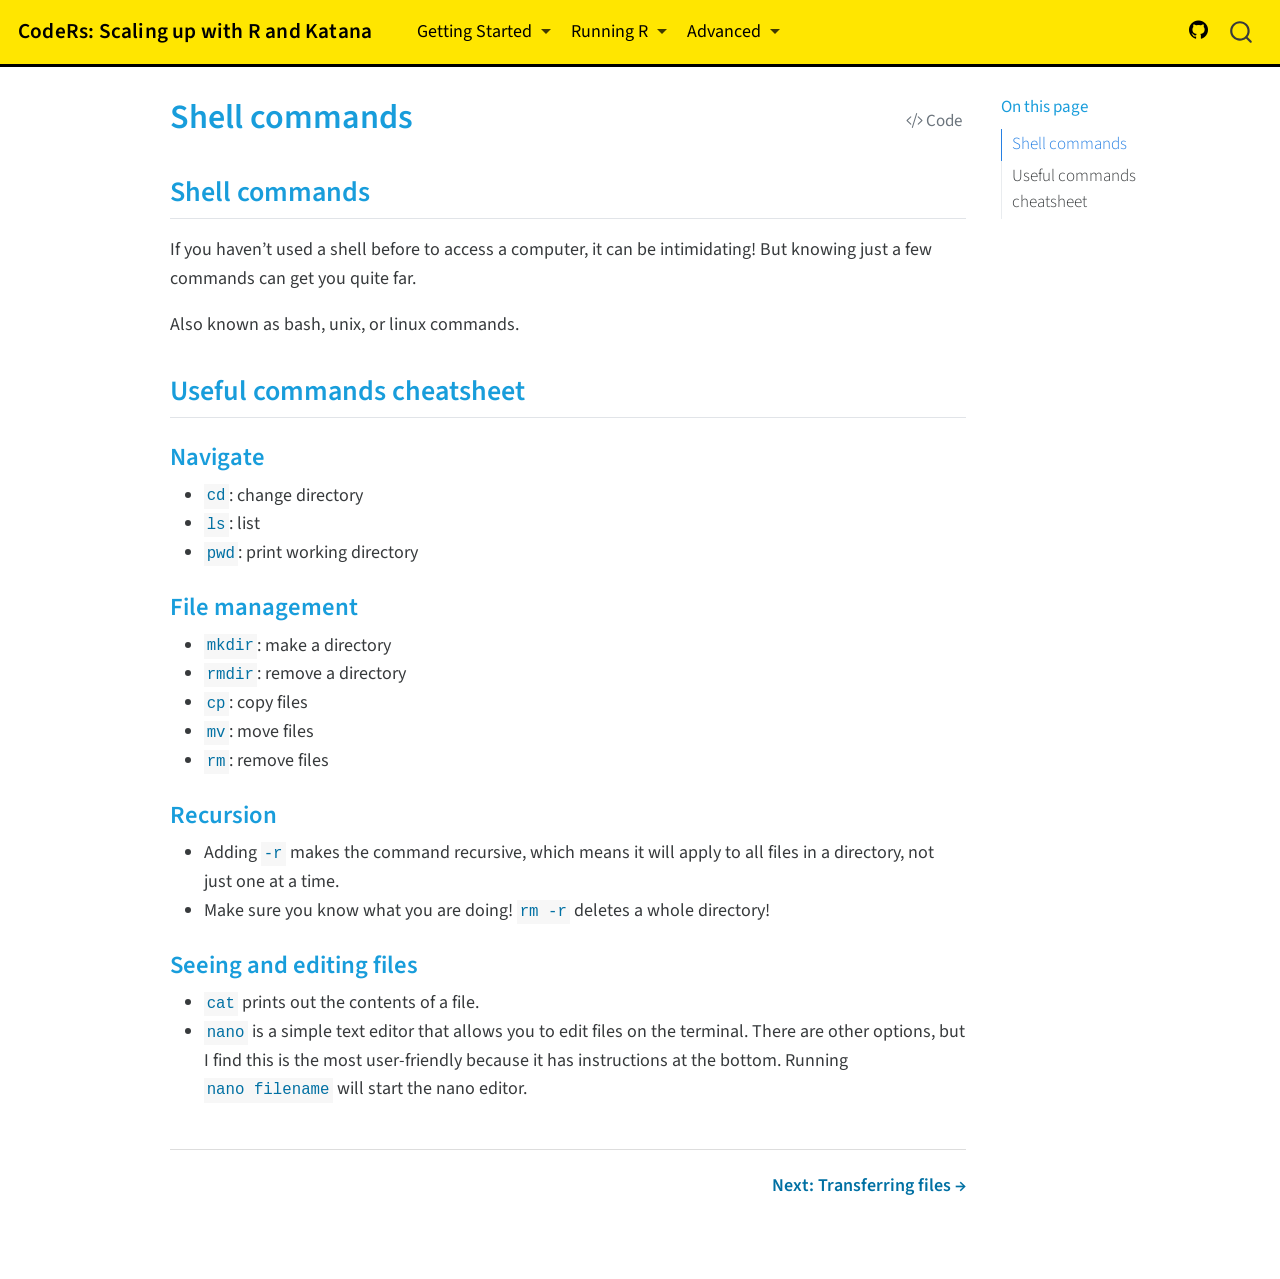
<file: docs/getting_started/commands.html>
<!DOCTYPE html>
<html xmlns="http://www.w3.org/1999/xhtml" lang="en" xml:lang="en"><head>

<meta charset="utf-8">
<meta name="generator" content="quarto-1.3.450">

<meta name="viewport" content="width=device-width, initial-scale=1.0, user-scalable=yes">


<title>CodeRs: Scaling up with R and Katana - Shell commands</title>
<style>
code{white-space: pre-wrap;}
span.smallcaps{font-variant: small-caps;}
div.columns{display: flex; gap: min(4vw, 1.5em);}
div.column{flex: auto; overflow-x: auto;}
div.hanging-indent{margin-left: 1.5em; text-indent: -1.5em;}
ul.task-list{list-style: none;}
ul.task-list li input[type="checkbox"] {
  width: 0.8em;
  margin: 0 0.8em 0.2em -1em; /* quarto-specific, see https://github.com/quarto-dev/quarto-cli/issues/4556 */ 
  vertical-align: middle;
}
/* CSS for syntax highlighting */
pre > code.sourceCode { white-space: pre; position: relative; }
pre > code.sourceCode > span { display: inline-block; line-height: 1.25; }
pre > code.sourceCode > span:empty { height: 1.2em; }
.sourceCode { overflow: visible; }
code.sourceCode > span { color: inherit; text-decoration: inherit; }
div.sourceCode { margin: 1em 0; }
pre.sourceCode { margin: 0; }
@media screen {
div.sourceCode { overflow: auto; }
}
@media print {
pre > code.sourceCode { white-space: pre-wrap; }
pre > code.sourceCode > span { text-indent: -5em; padding-left: 5em; }
}
pre.numberSource code
  { counter-reset: source-line 0; }
pre.numberSource code > span
  { position: relative; left: -4em; counter-increment: source-line; }
pre.numberSource code > span > a:first-child::before
  { content: counter(source-line);
    position: relative; left: -1em; text-align: right; vertical-align: baseline;
    border: none; display: inline-block;
    -webkit-touch-callout: none; -webkit-user-select: none;
    -khtml-user-select: none; -moz-user-select: none;
    -ms-user-select: none; user-select: none;
    padding: 0 4px; width: 4em;
  }
pre.numberSource { margin-left: 3em;  padding-left: 4px; }
div.sourceCode
  {   }
@media screen {
pre > code.sourceCode > span > a:first-child::before { text-decoration: underline; }
}
</style>


<script src="../site_libs/quarto-nav/quarto-nav.js"></script>
<script src="../site_libs/quarto-nav/headroom.min.js"></script>
<script src="../site_libs/clipboard/clipboard.min.js"></script>
<script src="../site_libs/quarto-search/autocomplete.umd.js"></script>
<script src="../site_libs/quarto-search/fuse.min.js"></script>
<script src="../site_libs/quarto-search/quarto-search.js"></script>
<meta name="quarto:offset" content="../">
<script src="../site_libs/quarto-html/quarto.js"></script>
<script src="../site_libs/quarto-html/popper.min.js"></script>
<script src="../site_libs/quarto-html/tippy.umd.min.js"></script>
<script src="../site_libs/quarto-html/anchor.min.js"></script>
<link href="../site_libs/quarto-html/tippy.css" rel="stylesheet">
<link href="../site_libs/quarto-html/quarto-syntax-highlighting.css" rel="stylesheet" id="quarto-text-highlighting-styles">
<script src="../site_libs/bootstrap/bootstrap.min.js"></script>
<link href="../site_libs/bootstrap/bootstrap-icons.css" rel="stylesheet">
<link href="../site_libs/bootstrap/bootstrap.min.css" rel="stylesheet" id="quarto-bootstrap" data-mode="light">
<script id="quarto-search-options" type="application/json">{
  "location": "navbar",
  "copy-button": false,
  "collapse-after": 3,
  "panel-placement": "end",
  "type": "overlay",
  "limit": 20,
  "language": {
    "search-no-results-text": "No results",
    "search-matching-documents-text": "matching documents",
    "search-copy-link-title": "Copy link to search",
    "search-hide-matches-text": "Hide additional matches",
    "search-more-match-text": "more match in this document",
    "search-more-matches-text": "more matches in this document",
    "search-clear-button-title": "Clear",
    "search-detached-cancel-button-title": "Cancel",
    "search-submit-button-title": "Submit",
    "search-label": "Search"
  }
}</script>


<link rel="stylesheet" href="../styles.css">
</head>

<body class="nav-fixed">

<div id="quarto-search-results"></div>
  <header id="quarto-header" class="headroom fixed-top">
    <nav class="navbar navbar-expand-lg navbar-dark ">
      <div class="navbar-container container-fluid">
      <div class="navbar-brand-container">
    <a class="navbar-brand" href="../index.html">
    <span class="navbar-title">CodeRs: Scaling up with R and Katana</span>
    </a>
  </div>
            <div id="quarto-search" class="" title="Search"></div>
          <button class="navbar-toggler" type="button" data-bs-toggle="collapse" data-bs-target="#navbarCollapse" aria-controls="navbarCollapse" aria-expanded="false" aria-label="Toggle navigation" onclick="if (window.quartoToggleHeadroom) { window.quartoToggleHeadroom(); }">
  <span class="navbar-toggler-icon"></span>
</button>
          <div class="collapse navbar-collapse" id="navbarCollapse">
            <ul class="navbar-nav navbar-nav-scroll me-auto">
  <li class="nav-item dropdown ">
    <a class="nav-link dropdown-toggle" href="#" id="nav-menu-getting-started" role="button" data-bs-toggle="dropdown" aria-expanded="false" rel="" target="">
 <span class="menu-text">Getting Started</span>
    </a>
    <ul class="dropdown-menu" aria-labelledby="nav-menu-getting-started">    
        <li>
    <a class="dropdown-item" href="../getting_started/login.html" rel="" target="">
 <span class="dropdown-text">Logging in</span></a>
  </li>  
        <li>
    <a class="dropdown-item" href="../getting_started/commands.html" rel="" target="">
 <span class="dropdown-text">Shell commands</span></a>
  </li>  
        <li>
    <a class="dropdown-item" href="../getting_started/transfer.html" rel="" target="">
 <span class="dropdown-text">Transferring files</span></a>
  </li>  
    </ul>
  </li>
  <li class="nav-item dropdown ">
    <a class="nav-link dropdown-toggle" href="#" id="nav-menu-running-r" role="button" data-bs-toggle="dropdown" aria-expanded="false" rel="" target="">
 <span class="menu-text">Running R</span>
    </a>
    <ul class="dropdown-menu" aria-labelledby="nav-menu-running-r">    
        <li>
    <a class="dropdown-item" href="../running_r/interactive.html" rel="" target="">
 <span class="dropdown-text">Interactive R session</span></a>
  </li>  
        <li>
    <a class="dropdown-item" href="../running_r/job.html" rel="" target="">
 <span class="dropdown-text">Running a job</span></a>
  </li>  
    </ul>
  </li>
  <li class="nav-item dropdown ">
    <a class="nav-link dropdown-toggle" href="#" id="nav-menu-advanced" role="button" data-bs-toggle="dropdown" aria-expanded="false" rel="" target="">
 <span class="menu-text">Advanced</span>
    </a>
    <ul class="dropdown-menu" aria-labelledby="nav-menu-advanced">    
        <li>
    <a class="dropdown-item" href="../advanced/environment.html" rel="" target="">
 <span class="dropdown-text">Passing values</span></a>
  </li>  
        <li>
    <a class="dropdown-item" href="../advanced/loops.html" rel="" target="">
 <span class="dropdown-text">Loops</span></a>
  </li>  
    </ul>
  </li>
</ul>
            <ul class="navbar-nav navbar-nav-scroll ms-auto">
  <li class="nav-item compact">
    <a class="nav-link" href="https://github.com/kristenbhunter/codeRs_katana_workshop" rel="" target=""><i class="bi bi-github" role="img" aria-label="GitHub">
</i> 
 <span class="menu-text"></span></a>
  </li>  
</ul>
            <div class="quarto-navbar-tools">
</div>
          </div> <!-- /navcollapse -->
      </div> <!-- /container-fluid -->
    </nav>
</header>
<!-- content -->
<div id="quarto-content" class="quarto-container page-columns page-rows-contents page-layout-article page-navbar">
<!-- sidebar -->
<!-- margin-sidebar -->
    <div id="quarto-margin-sidebar" class="sidebar margin-sidebar">
        <nav id="TOC" role="doc-toc" class="toc-active">
    <h2 id="toc-title">On this page</h2>
   
  <ul>
  <li><a href="#shell-commands" id="toc-shell-commands" class="nav-link active" data-scroll-target="#shell-commands">Shell commands</a></li>
  <li><a href="#useful-commands-cheatsheet" id="toc-useful-commands-cheatsheet" class="nav-link" data-scroll-target="#useful-commands-cheatsheet">Useful commands cheatsheet</a>
  <ul class="collapse">
  <li><a href="#navigate" id="toc-navigate" class="nav-link" data-scroll-target="#navigate">Navigate</a></li>
  <li><a href="#file-management" id="toc-file-management" class="nav-link" data-scroll-target="#file-management">File management</a></li>
  <li><a href="#recursion" id="toc-recursion" class="nav-link" data-scroll-target="#recursion">Recursion</a></li>
  <li><a href="#seeing-and-editing-files" id="toc-seeing-and-editing-files" class="nav-link" data-scroll-target="#seeing-and-editing-files">Seeing and editing files</a></li>
  </ul></li>
  </ul>
</nav>
    </div>
<!-- main -->
<main class="content" id="quarto-document-content">

<header id="title-block-header" class="quarto-title-block default">
<div class="quarto-title">
<div class="quarto-title-block"><div><h1 class="title">Shell commands</h1><button type="button" class="btn code-tools-button" id="quarto-code-tools-source"><i class="bi"></i> Code</button></div></div>
</div>



<div class="quarto-title-meta">

    
  
    
  </div>
  

</header>

<section id="shell-commands" class="level2">
<h2 class="anchored" data-anchor-id="shell-commands">Shell commands</h2>
<p>If you haven’t used a shell before to access a computer, it can be intimidating! But knowing just a few commands can get you quite far.</p>
<p>Also known as bash, unix, or linux commands.</p>
</section>
<section id="useful-commands-cheatsheet" class="level2">
<h2 class="anchored" data-anchor-id="useful-commands-cheatsheet">Useful commands cheatsheet</h2>
<section id="navigate" class="level3">
<h3 class="anchored" data-anchor-id="navigate">Navigate</h3>
<ul>
<li><code>cd</code>: change directory</li>
<li><code>ls</code>: list</li>
<li><code>pwd</code>: print working directory</li>
</ul>
</section>
<section id="file-management" class="level3">
<h3 class="anchored" data-anchor-id="file-management">File management</h3>
<ul>
<li><code>mkdir</code>: make a directory</li>
<li><code>rmdir</code>: remove a directory</li>
<li><code>cp</code>: copy files</li>
<li><code>mv</code>: move files</li>
<li><code>rm</code>: remove files</li>
</ul>
</section>
<section id="recursion" class="level3">
<h3 class="anchored" data-anchor-id="recursion">Recursion</h3>
<ul>
<li>Adding <code>-r</code> makes the command recursive, which means it will apply to all files in a directory, not just one at a time.</li>
<li>Make sure you know what you are doing! <code>rm -r</code> deletes a whole directory!</li>
</ul>
</section>
<section id="seeing-and-editing-files" class="level3">
<h3 class="anchored" data-anchor-id="seeing-and-editing-files">Seeing and editing files</h3>
<ul>
<li><code>cat</code> prints out the contents of a file.</li>
<li><code>nano</code> is a simple text editor that allows you to edit files on the terminal. There are other options, but I find this is the most user-friendly because it has instructions at the bottom. Running <code>nano filename</code> will start the nano editor.</li>
</ul>
<div class="page-nav">
<p><span class="nav-spacer"></span></p>
<p><a href="../getting_started/transfer.html">Next: Transferring files →</a></p>
</div>


<!-- -->

</section>
</section>

</main> <!-- /main -->
<script id="quarto-html-after-body" type="application/javascript">
window.document.addEventListener("DOMContentLoaded", function (event) {
  const toggleBodyColorMode = (bsSheetEl) => {
    const mode = bsSheetEl.getAttribute("data-mode");
    const bodyEl = window.document.querySelector("body");
    if (mode === "dark") {
      bodyEl.classList.add("quarto-dark");
      bodyEl.classList.remove("quarto-light");
    } else {
      bodyEl.classList.add("quarto-light");
      bodyEl.classList.remove("quarto-dark");
    }
  }
  const toggleBodyColorPrimary = () => {
    const bsSheetEl = window.document.querySelector("link#quarto-bootstrap");
    if (bsSheetEl) {
      toggleBodyColorMode(bsSheetEl);
    }
  }
  toggleBodyColorPrimary();  
  const icon = "";
  const anchorJS = new window.AnchorJS();
  anchorJS.options = {
    placement: 'right',
    icon: icon
  };
  anchorJS.add('.anchored');
  const isCodeAnnotation = (el) => {
    for (const clz of el.classList) {
      if (clz.startsWith('code-annotation-')) {                     
        return true;
      }
    }
    return false;
  }
  const clipboard = new window.ClipboardJS('.code-copy-button', {
    text: function(trigger) {
      const codeEl = trigger.previousElementSibling.cloneNode(true);
      for (const childEl of codeEl.children) {
        if (isCodeAnnotation(childEl)) {
          childEl.remove();
        }
      }
      return codeEl.innerText;
    }
  });
  clipboard.on('success', function(e) {
    // button target
    const button = e.trigger;
    // don't keep focus
    button.blur();
    // flash "checked"
    button.classList.add('code-copy-button-checked');
    var currentTitle = button.getAttribute("title");
    button.setAttribute("title", "Copied!");
    let tooltip;
    if (window.bootstrap) {
      button.setAttribute("data-bs-toggle", "tooltip");
      button.setAttribute("data-bs-placement", "left");
      button.setAttribute("data-bs-title", "Copied!");
      tooltip = new bootstrap.Tooltip(button, 
        { trigger: "manual", 
          customClass: "code-copy-button-tooltip",
          offset: [0, -8]});
      tooltip.show();    
    }
    setTimeout(function() {
      if (tooltip) {
        tooltip.hide();
        button.removeAttribute("data-bs-title");
        button.removeAttribute("data-bs-toggle");
        button.removeAttribute("data-bs-placement");
      }
      button.setAttribute("title", currentTitle);
      button.classList.remove('code-copy-button-checked');
    }, 1000);
    // clear code selection
    e.clearSelection();
  });
  const viewSource = window.document.getElementById('quarto-view-source') ||
                     window.document.getElementById('quarto-code-tools-source');
  if (viewSource) {
    const sourceUrl = viewSource.getAttribute("data-quarto-source-url");
    viewSource.addEventListener("click", function(e) {
      if (sourceUrl) {
        // rstudio viewer pane
        if (/\bcapabilities=\b/.test(window.location)) {
          window.open(sourceUrl);
        } else {
          window.location.href = sourceUrl;
        }
      } else {
        const modal = new bootstrap.Modal(document.getElementById('quarto-embedded-source-code-modal'));
        modal.show();
      }
      return false;
    });
  }
  function toggleCodeHandler(show) {
    return function(e) {
      const detailsSrc = window.document.querySelectorAll(".cell > details > .sourceCode");
      for (let i=0; i<detailsSrc.length; i++) {
        const details = detailsSrc[i].parentElement;
        if (show) {
          details.open = true;
        } else {
          details.removeAttribute("open");
        }
      }
      const cellCodeDivs = window.document.querySelectorAll(".cell > .sourceCode");
      const fromCls = show ? "hidden" : "unhidden";
      const toCls = show ? "unhidden" : "hidden";
      for (let i=0; i<cellCodeDivs.length; i++) {
        const codeDiv = cellCodeDivs[i];
        if (codeDiv.classList.contains(fromCls)) {
          codeDiv.classList.remove(fromCls);
          codeDiv.classList.add(toCls);
        } 
      }
      return false;
    }
  }
  const hideAllCode = window.document.getElementById("quarto-hide-all-code");
  if (hideAllCode) {
    hideAllCode.addEventListener("click", toggleCodeHandler(false));
  }
  const showAllCode = window.document.getElementById("quarto-show-all-code");
  if (showAllCode) {
    showAllCode.addEventListener("click", toggleCodeHandler(true));
  }
  function tippyHover(el, contentFn) {
    const config = {
      allowHTML: true,
      content: contentFn,
      maxWidth: 500,
      delay: 100,
      arrow: false,
      appendTo: function(el) {
          return el.parentElement;
      },
      interactive: true,
      interactiveBorder: 10,
      theme: 'quarto',
      placement: 'bottom-start'
    };
    window.tippy(el, config); 
  }
  const noterefs = window.document.querySelectorAll('a[role="doc-noteref"]');
  for (var i=0; i<noterefs.length; i++) {
    const ref = noterefs[i];
    tippyHover(ref, function() {
      // use id or data attribute instead here
      let href = ref.getAttribute('data-footnote-href') || ref.getAttribute('href');
      try { href = new URL(href).hash; } catch {}
      const id = href.replace(/^#\/?/, "");
      const note = window.document.getElementById(id);
      return note.innerHTML;
    });
  }
      let selectedAnnoteEl;
      const selectorForAnnotation = ( cell, annotation) => {
        let cellAttr = 'data-code-cell="' + cell + '"';
        let lineAttr = 'data-code-annotation="' +  annotation + '"';
        const selector = 'span[' + cellAttr + '][' + lineAttr + ']';
        return selector;
      }
      const selectCodeLines = (annoteEl) => {
        const doc = window.document;
        const targetCell = annoteEl.getAttribute("data-target-cell");
        const targetAnnotation = annoteEl.getAttribute("data-target-annotation");
        const annoteSpan = window.document.querySelector(selectorForAnnotation(targetCell, targetAnnotation));
        const lines = annoteSpan.getAttribute("data-code-lines").split(",");
        const lineIds = lines.map((line) => {
          return targetCell + "-" + line;
        })
        let top = null;
        let height = null;
        let parent = null;
        if (lineIds.length > 0) {
            //compute the position of the single el (top and bottom and make a div)
            const el = window.document.getElementById(lineIds[0]);
            top = el.offsetTop;
            height = el.offsetHeight;
            parent = el.parentElement.parentElement;
          if (lineIds.length > 1) {
            const lastEl = window.document.getElementById(lineIds[lineIds.length - 1]);
            const bottom = lastEl.offsetTop + lastEl.offsetHeight;
            height = bottom - top;
          }
          if (top !== null && height !== null && parent !== null) {
            // cook up a div (if necessary) and position it 
            let div = window.document.getElementById("code-annotation-line-highlight");
            if (div === null) {
              div = window.document.createElement("div");
              div.setAttribute("id", "code-annotation-line-highlight");
              div.style.position = 'absolute';
              parent.appendChild(div);
            }
            div.style.top = top - 2 + "px";
            div.style.height = height + 4 + "px";
            let gutterDiv = window.document.getElementById("code-annotation-line-highlight-gutter");
            if (gutterDiv === null) {
              gutterDiv = window.document.createElement("div");
              gutterDiv.setAttribute("id", "code-annotation-line-highlight-gutter");
              gutterDiv.style.position = 'absolute';
              const codeCell = window.document.getElementById(targetCell);
              const gutter = codeCell.querySelector('.code-annotation-gutter');
              gutter.appendChild(gutterDiv);
            }
            gutterDiv.style.top = top - 2 + "px";
            gutterDiv.style.height = height + 4 + "px";
          }
          selectedAnnoteEl = annoteEl;
        }
      };
      const unselectCodeLines = () => {
        const elementsIds = ["code-annotation-line-highlight", "code-annotation-line-highlight-gutter"];
        elementsIds.forEach((elId) => {
          const div = window.document.getElementById(elId);
          if (div) {
            div.remove();
          }
        });
        selectedAnnoteEl = undefined;
      };
      // Attach click handler to the DT
      const annoteDls = window.document.querySelectorAll('dt[data-target-cell]');
      for (const annoteDlNode of annoteDls) {
        annoteDlNode.addEventListener('click', (event) => {
          const clickedEl = event.target;
          if (clickedEl !== selectedAnnoteEl) {
            unselectCodeLines();
            const activeEl = window.document.querySelector('dt[data-target-cell].code-annotation-active');
            if (activeEl) {
              activeEl.classList.remove('code-annotation-active');
            }
            selectCodeLines(clickedEl);
            clickedEl.classList.add('code-annotation-active');
          } else {
            // Unselect the line
            unselectCodeLines();
            clickedEl.classList.remove('code-annotation-active');
          }
        });
      }
  const findCites = (el) => {
    const parentEl = el.parentElement;
    if (parentEl) {
      const cites = parentEl.dataset.cites;
      if (cites) {
        return {
          el,
          cites: cites.split(' ')
        };
      } else {
        return findCites(el.parentElement)
      }
    } else {
      return undefined;
    }
  };
  var bibliorefs = window.document.querySelectorAll('a[role="doc-biblioref"]');
  for (var i=0; i<bibliorefs.length; i++) {
    const ref = bibliorefs[i];
    const citeInfo = findCites(ref);
    if (citeInfo) {
      tippyHover(citeInfo.el, function() {
        var popup = window.document.createElement('div');
        citeInfo.cites.forEach(function(cite) {
          var citeDiv = window.document.createElement('div');
          citeDiv.classList.add('hanging-indent');
          citeDiv.classList.add('csl-entry');
          var biblioDiv = window.document.getElementById('ref-' + cite);
          if (biblioDiv) {
            citeDiv.innerHTML = biblioDiv.innerHTML;
          }
          popup.appendChild(citeDiv);
        });
        return popup.innerHTML;
      });
    }
  }
});
</script><div class="modal fade" id="quarto-embedded-source-code-modal" tabindex="-1" aria-labelledby="quarto-embedded-source-code-modal-label" aria-hidden="true"><div class="modal-dialog modal-dialog-scrollable"><div class="modal-content"><div class="modal-header"><h5 class="modal-title" id="quarto-embedded-source-code-modal-label">Source Code</h5><button class="btn-close" data-bs-dismiss="modal"></button></div><div class="modal-body"><div class="">
<div class="sourceCode" id="cb1" data-shortcodes="false"><pre class="sourceCode markdown code-with-copy"><code class="sourceCode markdown"><span id="cb1-1"><a href="#cb1-1" aria-hidden="true" tabindex="-1"></a><span class="co">---</span></span>
<span id="cb1-2"><a href="#cb1-2" aria-hidden="true" tabindex="-1"></a><span class="an">title:</span><span class="co"> "Shell commands"</span></span>
<span id="cb1-3"><a href="#cb1-3" aria-hidden="true" tabindex="-1"></a><span class="co">---</span></span>
<span id="cb1-4"><a href="#cb1-4" aria-hidden="true" tabindex="-1"></a></span>
<span id="cb1-5"><a href="#cb1-5" aria-hidden="true" tabindex="-1"></a><span class="fu">## Shell commands</span></span>
<span id="cb1-6"><a href="#cb1-6" aria-hidden="true" tabindex="-1"></a></span>
<span id="cb1-7"><a href="#cb1-7" aria-hidden="true" tabindex="-1"></a>If you haven't used a shell before to access a computer, it can be intimidating!  But knowing just a few commands can get you quite far.</span>
<span id="cb1-8"><a href="#cb1-8" aria-hidden="true" tabindex="-1"></a></span>
<span id="cb1-9"><a href="#cb1-9" aria-hidden="true" tabindex="-1"></a>Also known as bash, unix, or linux commands.</span>
<span id="cb1-10"><a href="#cb1-10" aria-hidden="true" tabindex="-1"></a></span>
<span id="cb1-11"><a href="#cb1-11" aria-hidden="true" tabindex="-1"></a><span class="fu">## Useful commands cheatsheet</span></span>
<span id="cb1-12"><a href="#cb1-12" aria-hidden="true" tabindex="-1"></a></span>
<span id="cb1-13"><a href="#cb1-13" aria-hidden="true" tabindex="-1"></a><span class="fu">### Navigate</span></span>
<span id="cb1-14"><a href="#cb1-14" aria-hidden="true" tabindex="-1"></a></span>
<span id="cb1-15"><a href="#cb1-15" aria-hidden="true" tabindex="-1"></a><span class="ss">- </span><span class="in">`cd`</span>: change directory</span>
<span id="cb1-16"><a href="#cb1-16" aria-hidden="true" tabindex="-1"></a><span class="ss">- </span><span class="in">`ls`</span>: list </span>
<span id="cb1-17"><a href="#cb1-17" aria-hidden="true" tabindex="-1"></a><span class="ss">- </span><span class="in">`pwd`</span>: print working directory</span>
<span id="cb1-18"><a href="#cb1-18" aria-hidden="true" tabindex="-1"></a></span>
<span id="cb1-19"><a href="#cb1-19" aria-hidden="true" tabindex="-1"></a><span class="fu">### File management</span></span>
<span id="cb1-20"><a href="#cb1-20" aria-hidden="true" tabindex="-1"></a></span>
<span id="cb1-21"><a href="#cb1-21" aria-hidden="true" tabindex="-1"></a><span class="ss">- </span><span class="in">`mkdir`</span>: make a directory</span>
<span id="cb1-22"><a href="#cb1-22" aria-hidden="true" tabindex="-1"></a><span class="ss">- </span><span class="in">`rmdir`</span>: remove a directory</span>
<span id="cb1-23"><a href="#cb1-23" aria-hidden="true" tabindex="-1"></a><span class="ss">- </span><span class="in">`cp`</span>: copy files</span>
<span id="cb1-24"><a href="#cb1-24" aria-hidden="true" tabindex="-1"></a><span class="ss">- </span><span class="in">`mv`</span>: move files</span>
<span id="cb1-25"><a href="#cb1-25" aria-hidden="true" tabindex="-1"></a><span class="ss">- </span><span class="in">`rm`</span>: remove files</span>
<span id="cb1-26"><a href="#cb1-26" aria-hidden="true" tabindex="-1"></a></span>
<span id="cb1-27"><a href="#cb1-27" aria-hidden="true" tabindex="-1"></a><span class="fu">### Recursion</span></span>
<span id="cb1-28"><a href="#cb1-28" aria-hidden="true" tabindex="-1"></a></span>
<span id="cb1-29"><a href="#cb1-29" aria-hidden="true" tabindex="-1"></a><span class="ss">- </span>Adding <span class="in">`-r`</span> makes the command recursive, which means it will apply to all files in a directory, not just one at a time.</span>
<span id="cb1-30"><a href="#cb1-30" aria-hidden="true" tabindex="-1"></a><span class="ss">- </span>Make sure you know what you are doing! <span class="in">`rm -r`</span> deletes a whole directory!</span>
<span id="cb1-31"><a href="#cb1-31" aria-hidden="true" tabindex="-1"></a></span>
<span id="cb1-32"><a href="#cb1-32" aria-hidden="true" tabindex="-1"></a><span class="fu">### Seeing and editing files</span></span>
<span id="cb1-33"><a href="#cb1-33" aria-hidden="true" tabindex="-1"></a></span>
<span id="cb1-34"><a href="#cb1-34" aria-hidden="true" tabindex="-1"></a><span class="ss">- </span><span class="in">`cat`</span> prints out the contents of a file.</span>
<span id="cb1-35"><a href="#cb1-35" aria-hidden="true" tabindex="-1"></a><span class="ss">- </span><span class="in">`nano`</span> is a simple text editor that allows you to edit files on the terminal. There are other options, but I find this is the most user-friendly because it has instructions at the bottom. Running <span class="in">`nano filename`</span> will start the nano editor.</span>
<span id="cb1-36"><a href="#cb1-36" aria-hidden="true" tabindex="-1"></a></span>
<span id="cb1-37"><a href="#cb1-37" aria-hidden="true" tabindex="-1"></a>::: {.page-nav}</span>
<span id="cb1-38"><a href="#cb1-38" aria-hidden="true" tabindex="-1"></a><span class="kw">&lt;span</span> <span class="er">class</span><span class="ot">=</span><span class="st">"nav-spacer"</span><span class="kw">&gt;&lt;/span&gt;</span></span>
<span id="cb1-39"><a href="#cb1-39" aria-hidden="true" tabindex="-1"></a></span>
<span id="cb1-40"><a href="#cb1-40" aria-hidden="true" tabindex="-1"></a><span class="co">[</span><span class="ot">Next: Transferring files →</span><span class="co">](transfer.qmd)</span></span>
<span id="cb1-41"><a href="#cb1-41" aria-hidden="true" tabindex="-1"></a>:::</span></code><button title="Copy to Clipboard" class="code-copy-button"><i class="bi"></i></button></pre></div>
</div></div></div></div></div>
</div> <!-- /content -->



</body></html>
</file>
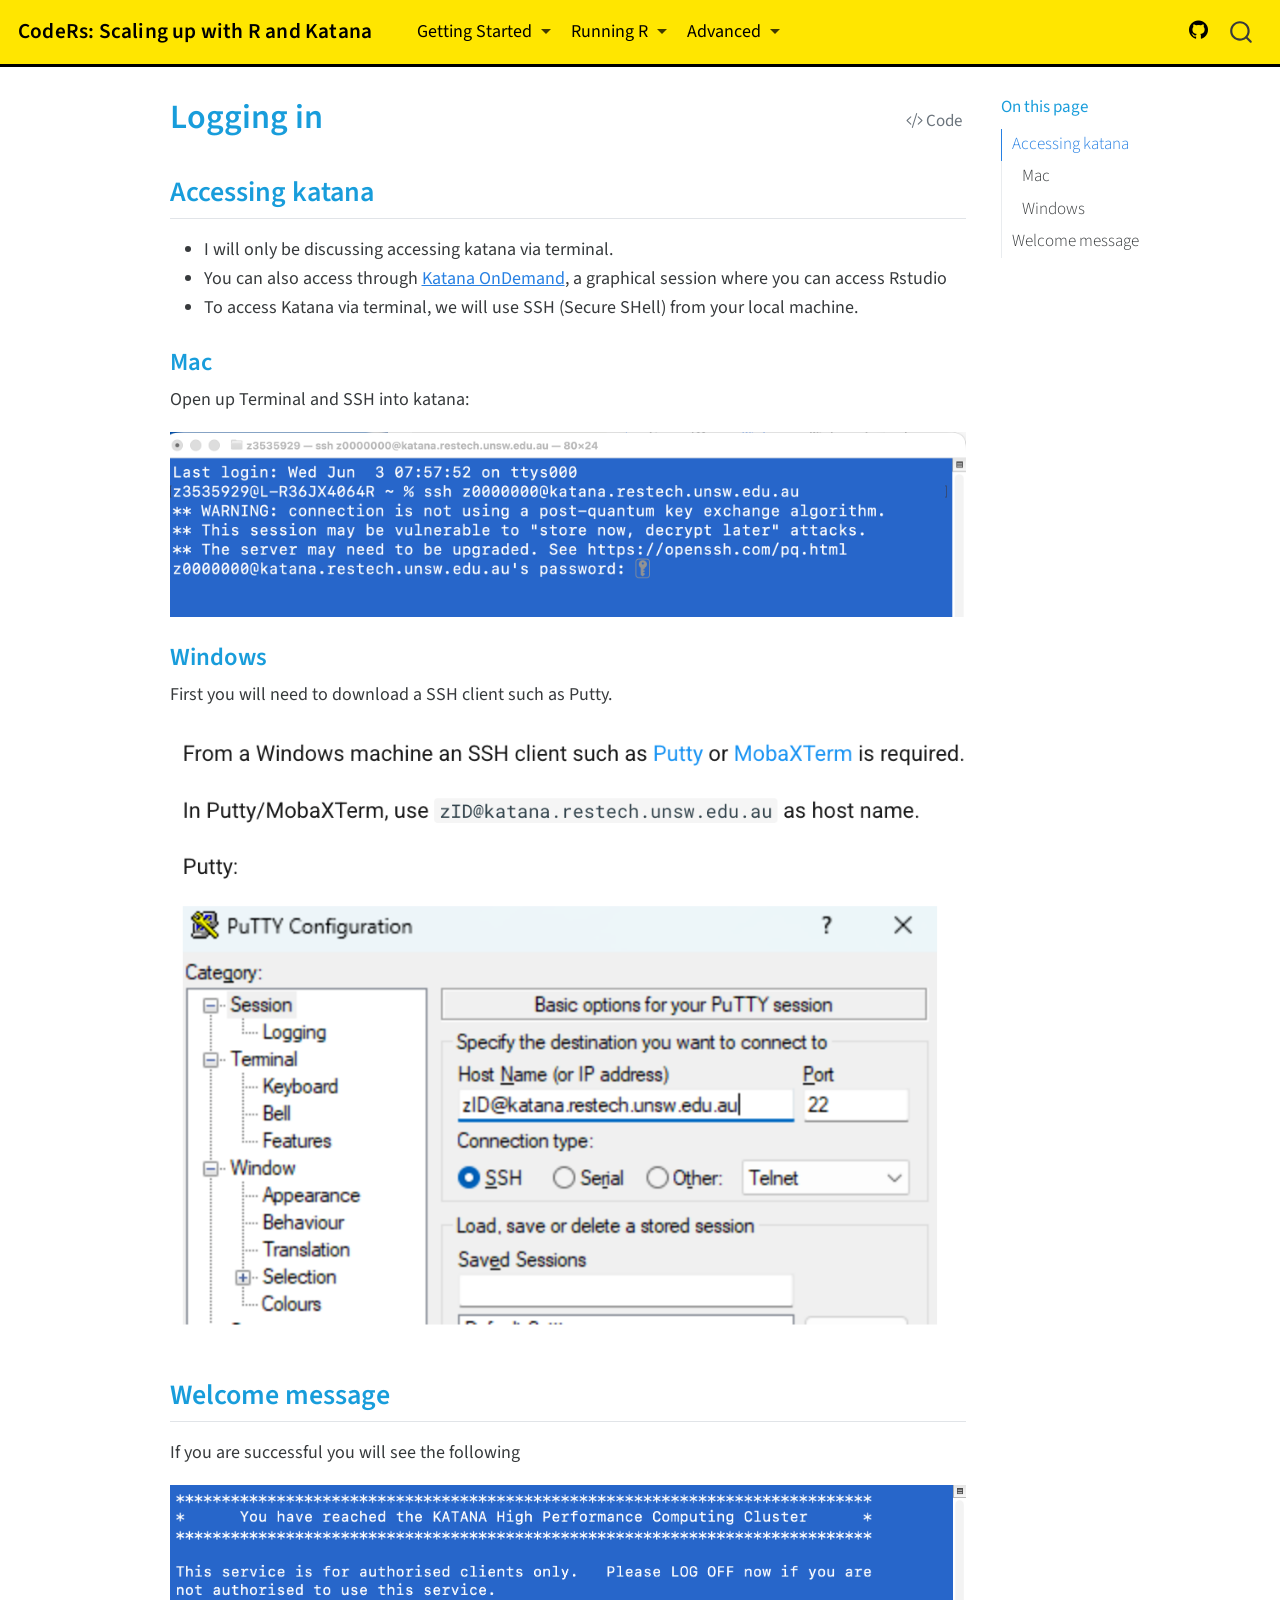
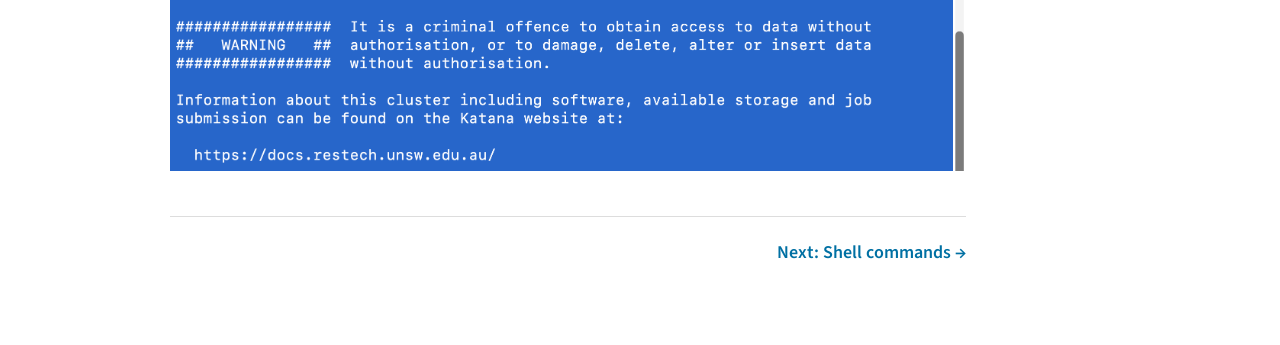
<file: docs/getting_started/login.html>
<!DOCTYPE html>
<html xmlns="http://www.w3.org/1999/xhtml" lang="en" xml:lang="en"><head>

<meta charset="utf-8">
<meta name="generator" content="quarto-1.3.450">

<meta name="viewport" content="width=device-width, initial-scale=1.0, user-scalable=yes">


<title>CodeRs: Scaling up with R and Katana - Logging in</title>
<style>
code{white-space: pre-wrap;}
span.smallcaps{font-variant: small-caps;}
div.columns{display: flex; gap: min(4vw, 1.5em);}
div.column{flex: auto; overflow-x: auto;}
div.hanging-indent{margin-left: 1.5em; text-indent: -1.5em;}
ul.task-list{list-style: none;}
ul.task-list li input[type="checkbox"] {
  width: 0.8em;
  margin: 0 0.8em 0.2em -1em; /* quarto-specific, see https://github.com/quarto-dev/quarto-cli/issues/4556 */ 
  vertical-align: middle;
}
/* CSS for syntax highlighting */
pre > code.sourceCode { white-space: pre; position: relative; }
pre > code.sourceCode > span { display: inline-block; line-height: 1.25; }
pre > code.sourceCode > span:empty { height: 1.2em; }
.sourceCode { overflow: visible; }
code.sourceCode > span { color: inherit; text-decoration: inherit; }
div.sourceCode { margin: 1em 0; }
pre.sourceCode { margin: 0; }
@media screen {
div.sourceCode { overflow: auto; }
}
@media print {
pre > code.sourceCode { white-space: pre-wrap; }
pre > code.sourceCode > span { text-indent: -5em; padding-left: 5em; }
}
pre.numberSource code
  { counter-reset: source-line 0; }
pre.numberSource code > span
  { position: relative; left: -4em; counter-increment: source-line; }
pre.numberSource code > span > a:first-child::before
  { content: counter(source-line);
    position: relative; left: -1em; text-align: right; vertical-align: baseline;
    border: none; display: inline-block;
    -webkit-touch-callout: none; -webkit-user-select: none;
    -khtml-user-select: none; -moz-user-select: none;
    -ms-user-select: none; user-select: none;
    padding: 0 4px; width: 4em;
  }
pre.numberSource { margin-left: 3em;  padding-left: 4px; }
div.sourceCode
  {   }
@media screen {
pre > code.sourceCode > span > a:first-child::before { text-decoration: underline; }
}
</style>


<script src="../site_libs/quarto-nav/quarto-nav.js"></script>
<script src="../site_libs/quarto-nav/headroom.min.js"></script>
<script src="../site_libs/clipboard/clipboard.min.js"></script>
<script src="../site_libs/quarto-search/autocomplete.umd.js"></script>
<script src="../site_libs/quarto-search/fuse.min.js"></script>
<script src="../site_libs/quarto-search/quarto-search.js"></script>
<meta name="quarto:offset" content="../">
<script src="../site_libs/quarto-html/quarto.js"></script>
<script src="../site_libs/quarto-html/popper.min.js"></script>
<script src="../site_libs/quarto-html/tippy.umd.min.js"></script>
<script src="../site_libs/quarto-html/anchor.min.js"></script>
<link href="../site_libs/quarto-html/tippy.css" rel="stylesheet">
<link href="../site_libs/quarto-html/quarto-syntax-highlighting.css" rel="stylesheet" id="quarto-text-highlighting-styles">
<script src="../site_libs/bootstrap/bootstrap.min.js"></script>
<link href="../site_libs/bootstrap/bootstrap-icons.css" rel="stylesheet">
<link href="../site_libs/bootstrap/bootstrap.min.css" rel="stylesheet" id="quarto-bootstrap" data-mode="light">
<script id="quarto-search-options" type="application/json">{
  "location": "navbar",
  "copy-button": false,
  "collapse-after": 3,
  "panel-placement": "end",
  "type": "overlay",
  "limit": 20,
  "language": {
    "search-no-results-text": "No results",
    "search-matching-documents-text": "matching documents",
    "search-copy-link-title": "Copy link to search",
    "search-hide-matches-text": "Hide additional matches",
    "search-more-match-text": "more match in this document",
    "search-more-matches-text": "more matches in this document",
    "search-clear-button-title": "Clear",
    "search-detached-cancel-button-title": "Cancel",
    "search-submit-button-title": "Submit",
    "search-label": "Search"
  }
}</script>


<link rel="stylesheet" href="../styles.css">
</head>

<body class="nav-fixed">

<div id="quarto-search-results"></div>
  <header id="quarto-header" class="headroom fixed-top">
    <nav class="navbar navbar-expand-lg navbar-dark ">
      <div class="navbar-container container-fluid">
      <div class="navbar-brand-container">
    <a class="navbar-brand" href="../index.html">
    <span class="navbar-title">CodeRs: Scaling up with R and Katana</span>
    </a>
  </div>
            <div id="quarto-search" class="" title="Search"></div>
          <button class="navbar-toggler" type="button" data-bs-toggle="collapse" data-bs-target="#navbarCollapse" aria-controls="navbarCollapse" aria-expanded="false" aria-label="Toggle navigation" onclick="if (window.quartoToggleHeadroom) { window.quartoToggleHeadroom(); }">
  <span class="navbar-toggler-icon"></span>
</button>
          <div class="collapse navbar-collapse" id="navbarCollapse">
            <ul class="navbar-nav navbar-nav-scroll me-auto">
  <li class="nav-item dropdown ">
    <a class="nav-link dropdown-toggle" href="#" id="nav-menu-getting-started" role="button" data-bs-toggle="dropdown" aria-expanded="false" rel="" target="">
 <span class="menu-text">Getting Started</span>
    </a>
    <ul class="dropdown-menu" aria-labelledby="nav-menu-getting-started">    
        <li>
    <a class="dropdown-item" href="../getting_started/login.html" rel="" target="">
 <span class="dropdown-text">Logging in</span></a>
  </li>  
        <li>
    <a class="dropdown-item" href="../getting_started/commands.html" rel="" target="">
 <span class="dropdown-text">Shell commands</span></a>
  </li>  
        <li>
    <a class="dropdown-item" href="../getting_started/transfer.html" rel="" target="">
 <span class="dropdown-text">Transferring files</span></a>
  </li>  
    </ul>
  </li>
  <li class="nav-item dropdown ">
    <a class="nav-link dropdown-toggle" href="#" id="nav-menu-running-r" role="button" data-bs-toggle="dropdown" aria-expanded="false" rel="" target="">
 <span class="menu-text">Running R</span>
    </a>
    <ul class="dropdown-menu" aria-labelledby="nav-menu-running-r">    
        <li>
    <a class="dropdown-item" href="../running_r/interactive.html" rel="" target="">
 <span class="dropdown-text">Interactive R session</span></a>
  </li>  
        <li>
    <a class="dropdown-item" href="../running_r/job.html" rel="" target="">
 <span class="dropdown-text">Running a job</span></a>
  </li>  
    </ul>
  </li>
  <li class="nav-item dropdown ">
    <a class="nav-link dropdown-toggle" href="#" id="nav-menu-advanced" role="button" data-bs-toggle="dropdown" aria-expanded="false" rel="" target="">
 <span class="menu-text">Advanced</span>
    </a>
    <ul class="dropdown-menu" aria-labelledby="nav-menu-advanced">    
        <li>
    <a class="dropdown-item" href="../advanced/environment.html" rel="" target="">
 <span class="dropdown-text">Passing values</span></a>
  </li>  
        <li>
    <a class="dropdown-item" href="../advanced/loops.html" rel="" target="">
 <span class="dropdown-text">Loops</span></a>
  </li>  
    </ul>
  </li>
</ul>
            <ul class="navbar-nav navbar-nav-scroll ms-auto">
  <li class="nav-item compact">
    <a class="nav-link" href="https://github.com/kristenbhunter/codeRs_katana_workshop" rel="" target=""><i class="bi bi-github" role="img" aria-label="GitHub">
</i> 
 <span class="menu-text"></span></a>
  </li>  
</ul>
            <div class="quarto-navbar-tools">
</div>
          </div> <!-- /navcollapse -->
      </div> <!-- /container-fluid -->
    </nav>
</header>
<!-- content -->
<div id="quarto-content" class="quarto-container page-columns page-rows-contents page-layout-article page-navbar">
<!-- sidebar -->
<!-- margin-sidebar -->
    <div id="quarto-margin-sidebar" class="sidebar margin-sidebar">
        <nav id="TOC" role="doc-toc" class="toc-active">
    <h2 id="toc-title">On this page</h2>
   
  <ul>
  <li><a href="#accessing-katana" id="toc-accessing-katana" class="nav-link active" data-scroll-target="#accessing-katana">Accessing katana</a>
  <ul class="collapse">
  <li><a href="#mac" id="toc-mac" class="nav-link" data-scroll-target="#mac">Mac</a></li>
  <li><a href="#windows" id="toc-windows" class="nav-link" data-scroll-target="#windows">Windows</a></li>
  </ul></li>
  <li><a href="#welcome-message" id="toc-welcome-message" class="nav-link" data-scroll-target="#welcome-message">Welcome message</a></li>
  </ul>
</nav>
    </div>
<!-- main -->
<main class="content" id="quarto-document-content">

<header id="title-block-header" class="quarto-title-block default">
<div class="quarto-title">
<div class="quarto-title-block"><div><h1 class="title">Logging in</h1><button type="button" class="btn code-tools-button" id="quarto-code-tools-source"><i class="bi"></i> Code</button></div></div>
</div>



<div class="quarto-title-meta">

    
  
    
  </div>
  

</header>

<section id="accessing-katana" class="level2">
<h2 class="anchored" data-anchor-id="accessing-katana">Accessing katana</h2>
<ul>
<li>I will only be discussing accessing katana via terminal.</li>
<li>You can also access through <a href="https://docs.restech.unsw.edu.au/using_katana/accessing_katana/">Katana OnDemand</a>, a graphical session where you can access Rstudio</li>
<li>To access Katana via terminal, we will use SSH (Secure SHell) from your local machine.</li>
</ul>
<section id="mac" class="level3">
<h3 class="anchored" data-anchor-id="mac">Mac</h3>
<p>Open up Terminal and SSH into katana:</p>
<p><img src="../screenshots/terminal_login.png" class="img-fluid"></p>
</section>
<section id="windows" class="level3">
<h3 class="anchored" data-anchor-id="windows">Windows</h3>
<p>First you will need to download a SSH client such as Putty.</p>
<p><img src="../screenshots/putty.png" class="img-fluid"></p>
</section>
</section>
<section id="welcome-message" class="level2">
<h2 class="anchored" data-anchor-id="welcome-message">Welcome message</h2>
<p>If you are successful you will see the following</p>
<p><img src="../screenshots/katana_welcome.png" class="img-fluid"></p>
<div class="page-nav">
<p><span class="nav-spacer"></span></p>
<p><a href="../getting_started/commands.html">Next: Shell commands →</a></p>
</div>


<!-- -->

</section>

</main> <!-- /main -->
<script id="quarto-html-after-body" type="application/javascript">
window.document.addEventListener("DOMContentLoaded", function (event) {
  const toggleBodyColorMode = (bsSheetEl) => {
    const mode = bsSheetEl.getAttribute("data-mode");
    const bodyEl = window.document.querySelector("body");
    if (mode === "dark") {
      bodyEl.classList.add("quarto-dark");
      bodyEl.classList.remove("quarto-light");
    } else {
      bodyEl.classList.add("quarto-light");
      bodyEl.classList.remove("quarto-dark");
    }
  }
  const toggleBodyColorPrimary = () => {
    const bsSheetEl = window.document.querySelector("link#quarto-bootstrap");
    if (bsSheetEl) {
      toggleBodyColorMode(bsSheetEl);
    }
  }
  toggleBodyColorPrimary();  
  const icon = "";
  const anchorJS = new window.AnchorJS();
  anchorJS.options = {
    placement: 'right',
    icon: icon
  };
  anchorJS.add('.anchored');
  const isCodeAnnotation = (el) => {
    for (const clz of el.classList) {
      if (clz.startsWith('code-annotation-')) {                     
        return true;
      }
    }
    return false;
  }
  const clipboard = new window.ClipboardJS('.code-copy-button', {
    text: function(trigger) {
      const codeEl = trigger.previousElementSibling.cloneNode(true);
      for (const childEl of codeEl.children) {
        if (isCodeAnnotation(childEl)) {
          childEl.remove();
        }
      }
      return codeEl.innerText;
    }
  });
  clipboard.on('success', function(e) {
    // button target
    const button = e.trigger;
    // don't keep focus
    button.blur();
    // flash "checked"
    button.classList.add('code-copy-button-checked');
    var currentTitle = button.getAttribute("title");
    button.setAttribute("title", "Copied!");
    let tooltip;
    if (window.bootstrap) {
      button.setAttribute("data-bs-toggle", "tooltip");
      button.setAttribute("data-bs-placement", "left");
      button.setAttribute("data-bs-title", "Copied!");
      tooltip = new bootstrap.Tooltip(button, 
        { trigger: "manual", 
          customClass: "code-copy-button-tooltip",
          offset: [0, -8]});
      tooltip.show();    
    }
    setTimeout(function() {
      if (tooltip) {
        tooltip.hide();
        button.removeAttribute("data-bs-title");
        button.removeAttribute("data-bs-toggle");
        button.removeAttribute("data-bs-placement");
      }
      button.setAttribute("title", currentTitle);
      button.classList.remove('code-copy-button-checked');
    }, 1000);
    // clear code selection
    e.clearSelection();
  });
  const viewSource = window.document.getElementById('quarto-view-source') ||
                     window.document.getElementById('quarto-code-tools-source');
  if (viewSource) {
    const sourceUrl = viewSource.getAttribute("data-quarto-source-url");
    viewSource.addEventListener("click", function(e) {
      if (sourceUrl) {
        // rstudio viewer pane
        if (/\bcapabilities=\b/.test(window.location)) {
          window.open(sourceUrl);
        } else {
          window.location.href = sourceUrl;
        }
      } else {
        const modal = new bootstrap.Modal(document.getElementById('quarto-embedded-source-code-modal'));
        modal.show();
      }
      return false;
    });
  }
  function toggleCodeHandler(show) {
    return function(e) {
      const detailsSrc = window.document.querySelectorAll(".cell > details > .sourceCode");
      for (let i=0; i<detailsSrc.length; i++) {
        const details = detailsSrc[i].parentElement;
        if (show) {
          details.open = true;
        } else {
          details.removeAttribute("open");
        }
      }
      const cellCodeDivs = window.document.querySelectorAll(".cell > .sourceCode");
      const fromCls = show ? "hidden" : "unhidden";
      const toCls = show ? "unhidden" : "hidden";
      for (let i=0; i<cellCodeDivs.length; i++) {
        const codeDiv = cellCodeDivs[i];
        if (codeDiv.classList.contains(fromCls)) {
          codeDiv.classList.remove(fromCls);
          codeDiv.classList.add(toCls);
        } 
      }
      return false;
    }
  }
  const hideAllCode = window.document.getElementById("quarto-hide-all-code");
  if (hideAllCode) {
    hideAllCode.addEventListener("click", toggleCodeHandler(false));
  }
  const showAllCode = window.document.getElementById("quarto-show-all-code");
  if (showAllCode) {
    showAllCode.addEventListener("click", toggleCodeHandler(true));
  }
  function tippyHover(el, contentFn) {
    const config = {
      allowHTML: true,
      content: contentFn,
      maxWidth: 500,
      delay: 100,
      arrow: false,
      appendTo: function(el) {
          return el.parentElement;
      },
      interactive: true,
      interactiveBorder: 10,
      theme: 'quarto',
      placement: 'bottom-start'
    };
    window.tippy(el, config); 
  }
  const noterefs = window.document.querySelectorAll('a[role="doc-noteref"]');
  for (var i=0; i<noterefs.length; i++) {
    const ref = noterefs[i];
    tippyHover(ref, function() {
      // use id or data attribute instead here
      let href = ref.getAttribute('data-footnote-href') || ref.getAttribute('href');
      try { href = new URL(href).hash; } catch {}
      const id = href.replace(/^#\/?/, "");
      const note = window.document.getElementById(id);
      return note.innerHTML;
    });
  }
      let selectedAnnoteEl;
      const selectorForAnnotation = ( cell, annotation) => {
        let cellAttr = 'data-code-cell="' + cell + '"';
        let lineAttr = 'data-code-annotation="' +  annotation + '"';
        const selector = 'span[' + cellAttr + '][' + lineAttr + ']';
        return selector;
      }
      const selectCodeLines = (annoteEl) => {
        const doc = window.document;
        const targetCell = annoteEl.getAttribute("data-target-cell");
        const targetAnnotation = annoteEl.getAttribute("data-target-annotation");
        const annoteSpan = window.document.querySelector(selectorForAnnotation(targetCell, targetAnnotation));
        const lines = annoteSpan.getAttribute("data-code-lines").split(",");
        const lineIds = lines.map((line) => {
          return targetCell + "-" + line;
        })
        let top = null;
        let height = null;
        let parent = null;
        if (lineIds.length > 0) {
            //compute the position of the single el (top and bottom and make a div)
            const el = window.document.getElementById(lineIds[0]);
            top = el.offsetTop;
            height = el.offsetHeight;
            parent = el.parentElement.parentElement;
          if (lineIds.length > 1) {
            const lastEl = window.document.getElementById(lineIds[lineIds.length - 1]);
            const bottom = lastEl.offsetTop + lastEl.offsetHeight;
            height = bottom - top;
          }
          if (top !== null && height !== null && parent !== null) {
            // cook up a div (if necessary) and position it 
            let div = window.document.getElementById("code-annotation-line-highlight");
            if (div === null) {
              div = window.document.createElement("div");
              div.setAttribute("id", "code-annotation-line-highlight");
              div.style.position = 'absolute';
              parent.appendChild(div);
            }
            div.style.top = top - 2 + "px";
            div.style.height = height + 4 + "px";
            let gutterDiv = window.document.getElementById("code-annotation-line-highlight-gutter");
            if (gutterDiv === null) {
              gutterDiv = window.document.createElement("div");
              gutterDiv.setAttribute("id", "code-annotation-line-highlight-gutter");
              gutterDiv.style.position = 'absolute';
              const codeCell = window.document.getElementById(targetCell);
              const gutter = codeCell.querySelector('.code-annotation-gutter');
              gutter.appendChild(gutterDiv);
            }
            gutterDiv.style.top = top - 2 + "px";
            gutterDiv.style.height = height + 4 + "px";
          }
          selectedAnnoteEl = annoteEl;
        }
      };
      const unselectCodeLines = () => {
        const elementsIds = ["code-annotation-line-highlight", "code-annotation-line-highlight-gutter"];
        elementsIds.forEach((elId) => {
          const div = window.document.getElementById(elId);
          if (div) {
            div.remove();
          }
        });
        selectedAnnoteEl = undefined;
      };
      // Attach click handler to the DT
      const annoteDls = window.document.querySelectorAll('dt[data-target-cell]');
      for (const annoteDlNode of annoteDls) {
        annoteDlNode.addEventListener('click', (event) => {
          const clickedEl = event.target;
          if (clickedEl !== selectedAnnoteEl) {
            unselectCodeLines();
            const activeEl = window.document.querySelector('dt[data-target-cell].code-annotation-active');
            if (activeEl) {
              activeEl.classList.remove('code-annotation-active');
            }
            selectCodeLines(clickedEl);
            clickedEl.classList.add('code-annotation-active');
          } else {
            // Unselect the line
            unselectCodeLines();
            clickedEl.classList.remove('code-annotation-active');
          }
        });
      }
  const findCites = (el) => {
    const parentEl = el.parentElement;
    if (parentEl) {
      const cites = parentEl.dataset.cites;
      if (cites) {
        return {
          el,
          cites: cites.split(' ')
        };
      } else {
        return findCites(el.parentElement)
      }
    } else {
      return undefined;
    }
  };
  var bibliorefs = window.document.querySelectorAll('a[role="doc-biblioref"]');
  for (var i=0; i<bibliorefs.length; i++) {
    const ref = bibliorefs[i];
    const citeInfo = findCites(ref);
    if (citeInfo) {
      tippyHover(citeInfo.el, function() {
        var popup = window.document.createElement('div');
        citeInfo.cites.forEach(function(cite) {
          var citeDiv = window.document.createElement('div');
          citeDiv.classList.add('hanging-indent');
          citeDiv.classList.add('csl-entry');
          var biblioDiv = window.document.getElementById('ref-' + cite);
          if (biblioDiv) {
            citeDiv.innerHTML = biblioDiv.innerHTML;
          }
          popup.appendChild(citeDiv);
        });
        return popup.innerHTML;
      });
    }
  }
});
</script><div class="modal fade" id="quarto-embedded-source-code-modal" tabindex="-1" aria-labelledby="quarto-embedded-source-code-modal-label" aria-hidden="true"><div class="modal-dialog modal-dialog-scrollable"><div class="modal-content"><div class="modal-header"><h5 class="modal-title" id="quarto-embedded-source-code-modal-label">Source Code</h5><button class="btn-close" data-bs-dismiss="modal"></button></div><div class="modal-body"><div class="">
<div class="sourceCode" id="cb1" data-shortcodes="false"><pre class="sourceCode markdown code-with-copy"><code class="sourceCode markdown"><span id="cb1-1"><a href="#cb1-1" aria-hidden="true" tabindex="-1"></a><span class="co">---</span></span>
<span id="cb1-2"><a href="#cb1-2" aria-hidden="true" tabindex="-1"></a><span class="an">title:</span><span class="co"> "Logging in"</span></span>
<span id="cb1-3"><a href="#cb1-3" aria-hidden="true" tabindex="-1"></a><span class="co">---</span></span>
<span id="cb1-4"><a href="#cb1-4" aria-hidden="true" tabindex="-1"></a></span>
<span id="cb1-5"><a href="#cb1-5" aria-hidden="true" tabindex="-1"></a><span class="fu">## Accessing katana</span></span>
<span id="cb1-6"><a href="#cb1-6" aria-hidden="true" tabindex="-1"></a></span>
<span id="cb1-7"><a href="#cb1-7" aria-hidden="true" tabindex="-1"></a></span>
<span id="cb1-8"><a href="#cb1-8" aria-hidden="true" tabindex="-1"></a><span class="ss">- </span>I will only be discussing accessing katana via terminal.</span>
<span id="cb1-9"><a href="#cb1-9" aria-hidden="true" tabindex="-1"></a><span class="ss">- </span>You can also access through <span class="co">[</span><span class="ot">Katana OnDemand</span><span class="co">](https://docs.restech.unsw.edu.au/using_katana/accessing_katana/)</span>, a graphical session where you can access Rstudio </span>
<span id="cb1-10"><a href="#cb1-10" aria-hidden="true" tabindex="-1"></a><span class="ss">- </span>To access Katana via terminal, we will use SSH (Secure SHell) from your local machine.</span>
<span id="cb1-11"><a href="#cb1-11" aria-hidden="true" tabindex="-1"></a></span>
<span id="cb1-12"><a href="#cb1-12" aria-hidden="true" tabindex="-1"></a><span class="fu">### Mac</span></span>
<span id="cb1-13"><a href="#cb1-13" aria-hidden="true" tabindex="-1"></a></span>
<span id="cb1-14"><a href="#cb1-14" aria-hidden="true" tabindex="-1"></a>Open up Terminal and SSH into katana:</span>
<span id="cb1-15"><a href="#cb1-15" aria-hidden="true" tabindex="-1"></a></span>
<span id="cb1-16"><a href="#cb1-16" aria-hidden="true" tabindex="-1"></a><span class="al">![](../screenshots/terminal_login.png)</span></span>
<span id="cb1-17"><a href="#cb1-17" aria-hidden="true" tabindex="-1"></a></span>
<span id="cb1-18"><a href="#cb1-18" aria-hidden="true" tabindex="-1"></a><span class="fu">### Windows</span></span>
<span id="cb1-19"><a href="#cb1-19" aria-hidden="true" tabindex="-1"></a></span>
<span id="cb1-20"><a href="#cb1-20" aria-hidden="true" tabindex="-1"></a>First you will need to download a SSH client such as Putty.</span>
<span id="cb1-21"><a href="#cb1-21" aria-hidden="true" tabindex="-1"></a></span>
<span id="cb1-22"><a href="#cb1-22" aria-hidden="true" tabindex="-1"></a><span class="al">![](../screenshots/putty.png)</span></span>
<span id="cb1-23"><a href="#cb1-23" aria-hidden="true" tabindex="-1"></a></span>
<span id="cb1-24"><a href="#cb1-24" aria-hidden="true" tabindex="-1"></a><span class="fu">## Welcome message</span></span>
<span id="cb1-25"><a href="#cb1-25" aria-hidden="true" tabindex="-1"></a></span>
<span id="cb1-26"><a href="#cb1-26" aria-hidden="true" tabindex="-1"></a>If you are successful you will see the following</span>
<span id="cb1-27"><a href="#cb1-27" aria-hidden="true" tabindex="-1"></a></span>
<span id="cb1-28"><a href="#cb1-28" aria-hidden="true" tabindex="-1"></a><span class="al">![](../screenshots/katana_welcome.png)</span></span>
<span id="cb1-29"><a href="#cb1-29" aria-hidden="true" tabindex="-1"></a></span>
<span id="cb1-30"><a href="#cb1-30" aria-hidden="true" tabindex="-1"></a>::: {.page-nav}</span>
<span id="cb1-31"><a href="#cb1-31" aria-hidden="true" tabindex="-1"></a><span class="kw">&lt;span</span> <span class="er">class</span><span class="ot">=</span><span class="st">"nav-spacer"</span><span class="kw">&gt;&lt;/span&gt;</span></span>
<span id="cb1-32"><a href="#cb1-32" aria-hidden="true" tabindex="-1"></a></span>
<span id="cb1-33"><a href="#cb1-33" aria-hidden="true" tabindex="-1"></a><span class="co">[</span><span class="ot">Next: Shell commands →</span><span class="co">](commands.qmd)</span></span>
<span id="cb1-34"><a href="#cb1-34" aria-hidden="true" tabindex="-1"></a>:::</span></code><button title="Copy to Clipboard" class="code-copy-button"><i class="bi"></i></button></pre></div>
</div></div></div></div></div>
</div> <!-- /content -->



</body></html>
</file>
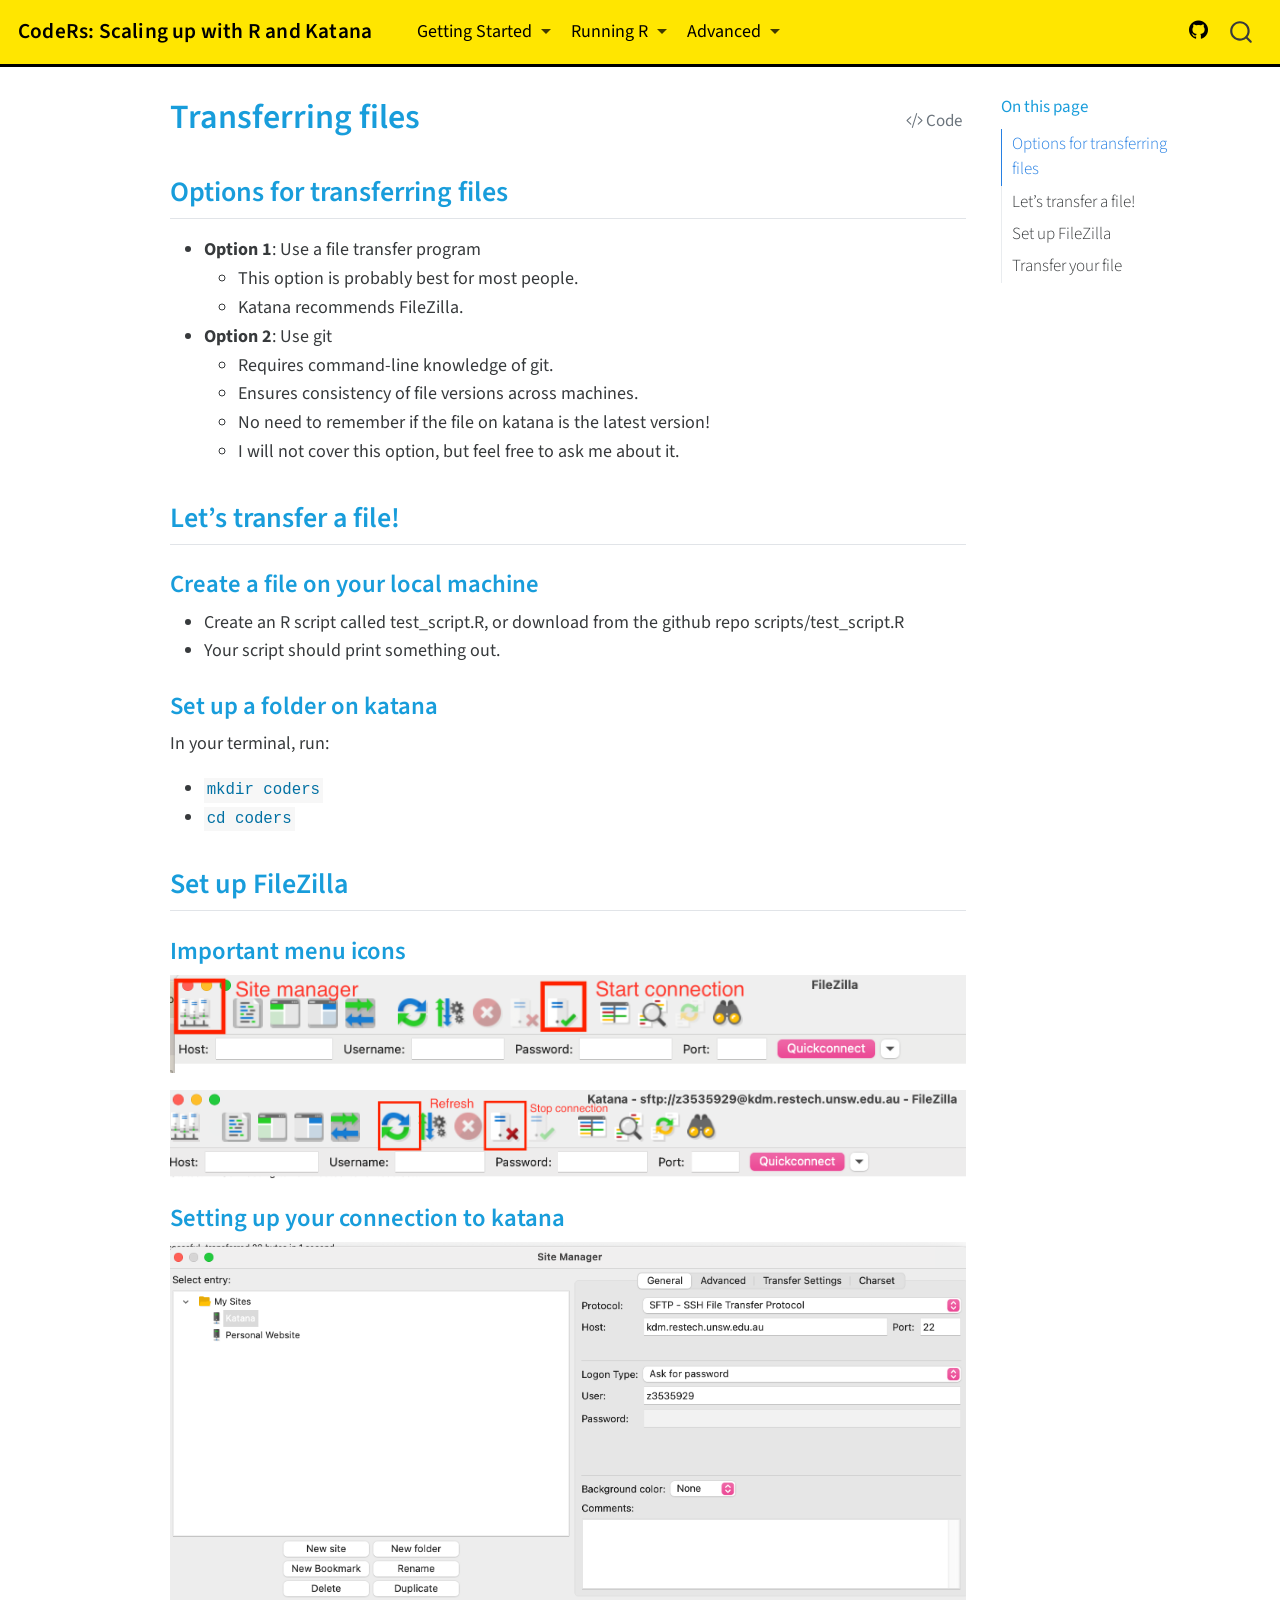
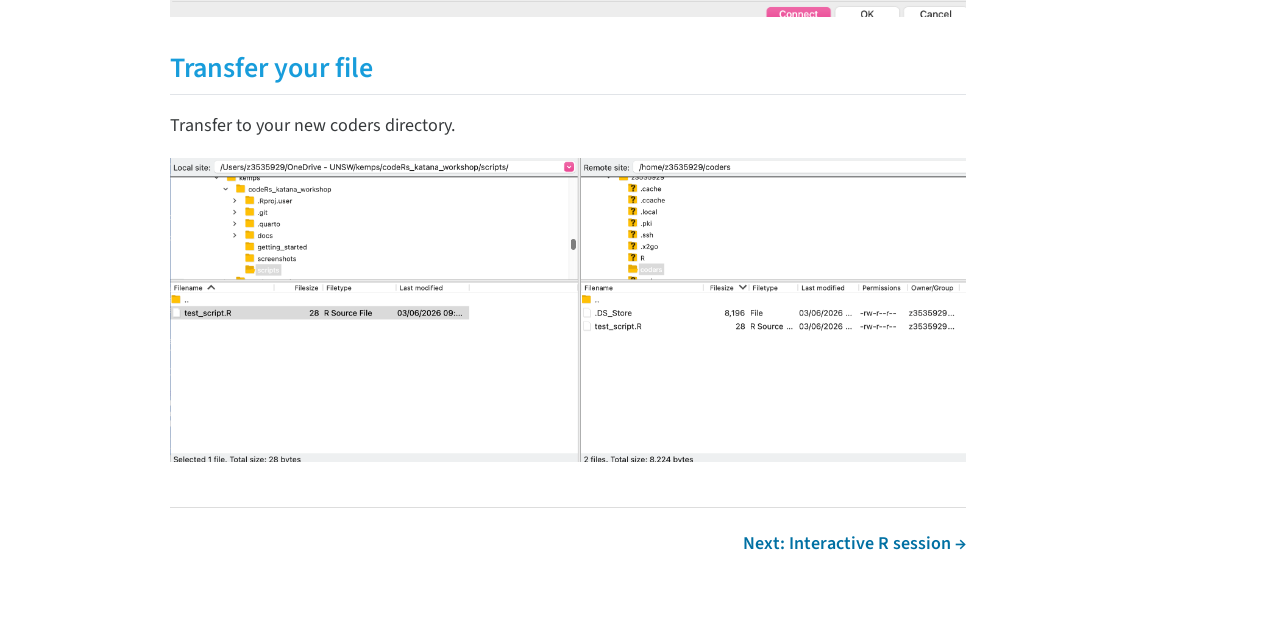
<file: docs/getting_started/transfer.html>
<!DOCTYPE html>
<html xmlns="http://www.w3.org/1999/xhtml" lang="en" xml:lang="en"><head>

<meta charset="utf-8">
<meta name="generator" content="quarto-1.3.450">

<meta name="viewport" content="width=device-width, initial-scale=1.0, user-scalable=yes">


<title>CodeRs: Scaling up with R and Katana - Transferring files</title>
<style>
code{white-space: pre-wrap;}
span.smallcaps{font-variant: small-caps;}
div.columns{display: flex; gap: min(4vw, 1.5em);}
div.column{flex: auto; overflow-x: auto;}
div.hanging-indent{margin-left: 1.5em; text-indent: -1.5em;}
ul.task-list{list-style: none;}
ul.task-list li input[type="checkbox"] {
  width: 0.8em;
  margin: 0 0.8em 0.2em -1em; /* quarto-specific, see https://github.com/quarto-dev/quarto-cli/issues/4556 */ 
  vertical-align: middle;
}
/* CSS for syntax highlighting */
pre > code.sourceCode { white-space: pre; position: relative; }
pre > code.sourceCode > span { display: inline-block; line-height: 1.25; }
pre > code.sourceCode > span:empty { height: 1.2em; }
.sourceCode { overflow: visible; }
code.sourceCode > span { color: inherit; text-decoration: inherit; }
div.sourceCode { margin: 1em 0; }
pre.sourceCode { margin: 0; }
@media screen {
div.sourceCode { overflow: auto; }
}
@media print {
pre > code.sourceCode { white-space: pre-wrap; }
pre > code.sourceCode > span { text-indent: -5em; padding-left: 5em; }
}
pre.numberSource code
  { counter-reset: source-line 0; }
pre.numberSource code > span
  { position: relative; left: -4em; counter-increment: source-line; }
pre.numberSource code > span > a:first-child::before
  { content: counter(source-line);
    position: relative; left: -1em; text-align: right; vertical-align: baseline;
    border: none; display: inline-block;
    -webkit-touch-callout: none; -webkit-user-select: none;
    -khtml-user-select: none; -moz-user-select: none;
    -ms-user-select: none; user-select: none;
    padding: 0 4px; width: 4em;
  }
pre.numberSource { margin-left: 3em;  padding-left: 4px; }
div.sourceCode
  {   }
@media screen {
pre > code.sourceCode > span > a:first-child::before { text-decoration: underline; }
}
</style>


<script src="../site_libs/quarto-nav/quarto-nav.js"></script>
<script src="../site_libs/quarto-nav/headroom.min.js"></script>
<script src="../site_libs/clipboard/clipboard.min.js"></script>
<script src="../site_libs/quarto-search/autocomplete.umd.js"></script>
<script src="../site_libs/quarto-search/fuse.min.js"></script>
<script src="../site_libs/quarto-search/quarto-search.js"></script>
<meta name="quarto:offset" content="../">
<script src="../site_libs/quarto-html/quarto.js"></script>
<script src="../site_libs/quarto-html/popper.min.js"></script>
<script src="../site_libs/quarto-html/tippy.umd.min.js"></script>
<script src="../site_libs/quarto-html/anchor.min.js"></script>
<link href="../site_libs/quarto-html/tippy.css" rel="stylesheet">
<link href="../site_libs/quarto-html/quarto-syntax-highlighting.css" rel="stylesheet" id="quarto-text-highlighting-styles">
<script src="../site_libs/bootstrap/bootstrap.min.js"></script>
<link href="../site_libs/bootstrap/bootstrap-icons.css" rel="stylesheet">
<link href="../site_libs/bootstrap/bootstrap.min.css" rel="stylesheet" id="quarto-bootstrap" data-mode="light">
<script id="quarto-search-options" type="application/json">{
  "location": "navbar",
  "copy-button": false,
  "collapse-after": 3,
  "panel-placement": "end",
  "type": "overlay",
  "limit": 20,
  "language": {
    "search-no-results-text": "No results",
    "search-matching-documents-text": "matching documents",
    "search-copy-link-title": "Copy link to search",
    "search-hide-matches-text": "Hide additional matches",
    "search-more-match-text": "more match in this document",
    "search-more-matches-text": "more matches in this document",
    "search-clear-button-title": "Clear",
    "search-detached-cancel-button-title": "Cancel",
    "search-submit-button-title": "Submit",
    "search-label": "Search"
  }
}</script>


<link rel="stylesheet" href="../styles.css">
</head>

<body class="nav-fixed">

<div id="quarto-search-results"></div>
  <header id="quarto-header" class="headroom fixed-top">
    <nav class="navbar navbar-expand-lg navbar-dark ">
      <div class="navbar-container container-fluid">
      <div class="navbar-brand-container">
    <a class="navbar-brand" href="../index.html">
    <span class="navbar-title">CodeRs: Scaling up with R and Katana</span>
    </a>
  </div>
            <div id="quarto-search" class="" title="Search"></div>
          <button class="navbar-toggler" type="button" data-bs-toggle="collapse" data-bs-target="#navbarCollapse" aria-controls="navbarCollapse" aria-expanded="false" aria-label="Toggle navigation" onclick="if (window.quartoToggleHeadroom) { window.quartoToggleHeadroom(); }">
  <span class="navbar-toggler-icon"></span>
</button>
          <div class="collapse navbar-collapse" id="navbarCollapse">
            <ul class="navbar-nav navbar-nav-scroll me-auto">
  <li class="nav-item dropdown ">
    <a class="nav-link dropdown-toggle" href="#" id="nav-menu-getting-started" role="button" data-bs-toggle="dropdown" aria-expanded="false" rel="" target="">
 <span class="menu-text">Getting Started</span>
    </a>
    <ul class="dropdown-menu" aria-labelledby="nav-menu-getting-started">    
        <li>
    <a class="dropdown-item" href="../getting_started/login.html" rel="" target="">
 <span class="dropdown-text">Logging in</span></a>
  </li>  
        <li>
    <a class="dropdown-item" href="../getting_started/commands.html" rel="" target="">
 <span class="dropdown-text">Shell commands</span></a>
  </li>  
        <li>
    <a class="dropdown-item" href="../getting_started/transfer.html" rel="" target="">
 <span class="dropdown-text">Transferring files</span></a>
  </li>  
    </ul>
  </li>
  <li class="nav-item dropdown ">
    <a class="nav-link dropdown-toggle" href="#" id="nav-menu-running-r" role="button" data-bs-toggle="dropdown" aria-expanded="false" rel="" target="">
 <span class="menu-text">Running R</span>
    </a>
    <ul class="dropdown-menu" aria-labelledby="nav-menu-running-r">    
        <li>
    <a class="dropdown-item" href="../running_r/interactive.html" rel="" target="">
 <span class="dropdown-text">Interactive R session</span></a>
  </li>  
        <li>
    <a class="dropdown-item" href="../running_r/job.html" rel="" target="">
 <span class="dropdown-text">Running a job</span></a>
  </li>  
    </ul>
  </li>
  <li class="nav-item dropdown ">
    <a class="nav-link dropdown-toggle" href="#" id="nav-menu-advanced" role="button" data-bs-toggle="dropdown" aria-expanded="false" rel="" target="">
 <span class="menu-text">Advanced</span>
    </a>
    <ul class="dropdown-menu" aria-labelledby="nav-menu-advanced">    
        <li>
    <a class="dropdown-item" href="../advanced/environment.html" rel="" target="">
 <span class="dropdown-text">Passing values</span></a>
  </li>  
        <li>
    <a class="dropdown-item" href="../advanced/loops.html" rel="" target="">
 <span class="dropdown-text">Loops</span></a>
  </li>  
    </ul>
  </li>
</ul>
            <ul class="navbar-nav navbar-nav-scroll ms-auto">
  <li class="nav-item compact">
    <a class="nav-link" href="https://github.com/kristenbhunter/codeRs_katana_workshop" rel="" target=""><i class="bi bi-github" role="img" aria-label="GitHub">
</i> 
 <span class="menu-text"></span></a>
  </li>  
</ul>
            <div class="quarto-navbar-tools">
</div>
          </div> <!-- /navcollapse -->
      </div> <!-- /container-fluid -->
    </nav>
</header>
<!-- content -->
<div id="quarto-content" class="quarto-container page-columns page-rows-contents page-layout-article page-navbar">
<!-- sidebar -->
<!-- margin-sidebar -->
    <div id="quarto-margin-sidebar" class="sidebar margin-sidebar">
        <nav id="TOC" role="doc-toc" class="toc-active">
    <h2 id="toc-title">On this page</h2>
   
  <ul>
  <li><a href="#options-for-transferring-files" id="toc-options-for-transferring-files" class="nav-link active" data-scroll-target="#options-for-transferring-files">Options for transferring files</a></li>
  <li><a href="#lets-transfer-a-file" id="toc-lets-transfer-a-file" class="nav-link" data-scroll-target="#lets-transfer-a-file">Let’s transfer a file!</a>
  <ul class="collapse">
  <li><a href="#create-a-file-on-your-local-machine" id="toc-create-a-file-on-your-local-machine" class="nav-link" data-scroll-target="#create-a-file-on-your-local-machine">Create a file on your local machine</a></li>
  <li><a href="#set-up-a-folder-on-katana" id="toc-set-up-a-folder-on-katana" class="nav-link" data-scroll-target="#set-up-a-folder-on-katana">Set up a folder on katana</a></li>
  </ul></li>
  <li><a href="#set-up-filezilla" id="toc-set-up-filezilla" class="nav-link" data-scroll-target="#set-up-filezilla">Set up FileZilla</a>
  <ul class="collapse">
  <li><a href="#important-menu-icons" id="toc-important-menu-icons" class="nav-link" data-scroll-target="#important-menu-icons">Important menu icons</a></li>
  <li><a href="#setting-up-your-connection-to-katana" id="toc-setting-up-your-connection-to-katana" class="nav-link" data-scroll-target="#setting-up-your-connection-to-katana">Setting up your connection to katana</a></li>
  </ul></li>
  <li><a href="#transfer-your-file" id="toc-transfer-your-file" class="nav-link" data-scroll-target="#transfer-your-file">Transfer your file</a></li>
  </ul>
</nav>
    </div>
<!-- main -->
<main class="content" id="quarto-document-content">

<header id="title-block-header" class="quarto-title-block default">
<div class="quarto-title">
<div class="quarto-title-block"><div><h1 class="title">Transferring files</h1><button type="button" class="btn code-tools-button" id="quarto-code-tools-source"><i class="bi"></i> Code</button></div></div>
</div>



<div class="quarto-title-meta">

    
  
    
  </div>
  

</header>

<section id="options-for-transferring-files" class="level2">
<h2 class="anchored" data-anchor-id="options-for-transferring-files">Options for transferring files</h2>
<ul>
<li><strong>Option 1</strong>: Use a file transfer program
<ul>
<li>This option is probably best for most people.</li>
<li>Katana recommends FileZilla.</li>
</ul></li>
<li><strong>Option 2</strong>: Use git
<ul>
<li>Requires command-line knowledge of git.</li>
<li>Ensures consistency of file versions across machines.</li>
<li>No need to remember if the file on katana is the latest version!</li>
<li>I will not cover this option, but feel free to ask me about it.</li>
</ul></li>
</ul>
</section>
<section id="lets-transfer-a-file" class="level2">
<h2 class="anchored" data-anchor-id="lets-transfer-a-file">Let’s transfer a file!</h2>
<section id="create-a-file-on-your-local-machine" class="level3">
<h3 class="anchored" data-anchor-id="create-a-file-on-your-local-machine">Create a file on your local machine</h3>
<ul>
<li>Create an R script called test_script.R, or download from the github repo scripts/test_script.R</li>
<li>Your script should print something out.</li>
</ul>
</section>
<section id="set-up-a-folder-on-katana" class="level3">
<h3 class="anchored" data-anchor-id="set-up-a-folder-on-katana">Set up a folder on katana</h3>
<p>In your terminal, run:</p>
<ul>
<li><code>mkdir coders</code></li>
<li><code>cd coders</code></li>
</ul>
</section>
</section>
<section id="set-up-filezilla" class="level2">
<h2 class="anchored" data-anchor-id="set-up-filezilla">Set up FileZilla</h2>
<section id="important-menu-icons" class="level3">
<h3 class="anchored" data-anchor-id="important-menu-icons">Important menu icons</h3>
<p><img src="../screenshots/filezilla_menu1.png" class="img-fluid"></p>
<p><img src="../screenshots/filezilla_menu2.png" class="img-fluid"></p>
</section>
<section id="setting-up-your-connection-to-katana" class="level3">
<h3 class="anchored" data-anchor-id="setting-up-your-connection-to-katana">Setting up your connection to katana</h3>
<p><img src="../screenshots/filezilla_sitemanager.png" class="img-fluid"></p>
</section>
</section>
<section id="transfer-your-file" class="level2">
<h2 class="anchored" data-anchor-id="transfer-your-file">Transfer your file</h2>
<p>Transfer to your new coders directory.</p>
<p><img src="../screenshots/filezilla_transfer.png" class="img-fluid"></p>
<div class="page-nav">
<p><span class="nav-spacer"></span></p>
<p><a href="../running_r/interactive.html">Next: Interactive R session →</a></p>
</div>


<!-- -->

</section>

</main> <!-- /main -->
<script id="quarto-html-after-body" type="application/javascript">
window.document.addEventListener("DOMContentLoaded", function (event) {
  const toggleBodyColorMode = (bsSheetEl) => {
    const mode = bsSheetEl.getAttribute("data-mode");
    const bodyEl = window.document.querySelector("body");
    if (mode === "dark") {
      bodyEl.classList.add("quarto-dark");
      bodyEl.classList.remove("quarto-light");
    } else {
      bodyEl.classList.add("quarto-light");
      bodyEl.classList.remove("quarto-dark");
    }
  }
  const toggleBodyColorPrimary = () => {
    const bsSheetEl = window.document.querySelector("link#quarto-bootstrap");
    if (bsSheetEl) {
      toggleBodyColorMode(bsSheetEl);
    }
  }
  toggleBodyColorPrimary();  
  const icon = "";
  const anchorJS = new window.AnchorJS();
  anchorJS.options = {
    placement: 'right',
    icon: icon
  };
  anchorJS.add('.anchored');
  const isCodeAnnotation = (el) => {
    for (const clz of el.classList) {
      if (clz.startsWith('code-annotation-')) {                     
        return true;
      }
    }
    return false;
  }
  const clipboard = new window.ClipboardJS('.code-copy-button', {
    text: function(trigger) {
      const codeEl = trigger.previousElementSibling.cloneNode(true);
      for (const childEl of codeEl.children) {
        if (isCodeAnnotation(childEl)) {
          childEl.remove();
        }
      }
      return codeEl.innerText;
    }
  });
  clipboard.on('success', function(e) {
    // button target
    const button = e.trigger;
    // don't keep focus
    button.blur();
    // flash "checked"
    button.classList.add('code-copy-button-checked');
    var currentTitle = button.getAttribute("title");
    button.setAttribute("title", "Copied!");
    let tooltip;
    if (window.bootstrap) {
      button.setAttribute("data-bs-toggle", "tooltip");
      button.setAttribute("data-bs-placement", "left");
      button.setAttribute("data-bs-title", "Copied!");
      tooltip = new bootstrap.Tooltip(button, 
        { trigger: "manual", 
          customClass: "code-copy-button-tooltip",
          offset: [0, -8]});
      tooltip.show();    
    }
    setTimeout(function() {
      if (tooltip) {
        tooltip.hide();
        button.removeAttribute("data-bs-title");
        button.removeAttribute("data-bs-toggle");
        button.removeAttribute("data-bs-placement");
      }
      button.setAttribute("title", currentTitle);
      button.classList.remove('code-copy-button-checked');
    }, 1000);
    // clear code selection
    e.clearSelection();
  });
  const viewSource = window.document.getElementById('quarto-view-source') ||
                     window.document.getElementById('quarto-code-tools-source');
  if (viewSource) {
    const sourceUrl = viewSource.getAttribute("data-quarto-source-url");
    viewSource.addEventListener("click", function(e) {
      if (sourceUrl) {
        // rstudio viewer pane
        if (/\bcapabilities=\b/.test(window.location)) {
          window.open(sourceUrl);
        } else {
          window.location.href = sourceUrl;
        }
      } else {
        const modal = new bootstrap.Modal(document.getElementById('quarto-embedded-source-code-modal'));
        modal.show();
      }
      return false;
    });
  }
  function toggleCodeHandler(show) {
    return function(e) {
      const detailsSrc = window.document.querySelectorAll(".cell > details > .sourceCode");
      for (let i=0; i<detailsSrc.length; i++) {
        const details = detailsSrc[i].parentElement;
        if (show) {
          details.open = true;
        } else {
          details.removeAttribute("open");
        }
      }
      const cellCodeDivs = window.document.querySelectorAll(".cell > .sourceCode");
      const fromCls = show ? "hidden" : "unhidden";
      const toCls = show ? "unhidden" : "hidden";
      for (let i=0; i<cellCodeDivs.length; i++) {
        const codeDiv = cellCodeDivs[i];
        if (codeDiv.classList.contains(fromCls)) {
          codeDiv.classList.remove(fromCls);
          codeDiv.classList.add(toCls);
        } 
      }
      return false;
    }
  }
  const hideAllCode = window.document.getElementById("quarto-hide-all-code");
  if (hideAllCode) {
    hideAllCode.addEventListener("click", toggleCodeHandler(false));
  }
  const showAllCode = window.document.getElementById("quarto-show-all-code");
  if (showAllCode) {
    showAllCode.addEventListener("click", toggleCodeHandler(true));
  }
  function tippyHover(el, contentFn) {
    const config = {
      allowHTML: true,
      content: contentFn,
      maxWidth: 500,
      delay: 100,
      arrow: false,
      appendTo: function(el) {
          return el.parentElement;
      },
      interactive: true,
      interactiveBorder: 10,
      theme: 'quarto',
      placement: 'bottom-start'
    };
    window.tippy(el, config); 
  }
  const noterefs = window.document.querySelectorAll('a[role="doc-noteref"]');
  for (var i=0; i<noterefs.length; i++) {
    const ref = noterefs[i];
    tippyHover(ref, function() {
      // use id or data attribute instead here
      let href = ref.getAttribute('data-footnote-href') || ref.getAttribute('href');
      try { href = new URL(href).hash; } catch {}
      const id = href.replace(/^#\/?/, "");
      const note = window.document.getElementById(id);
      return note.innerHTML;
    });
  }
      let selectedAnnoteEl;
      const selectorForAnnotation = ( cell, annotation) => {
        let cellAttr = 'data-code-cell="' + cell + '"';
        let lineAttr = 'data-code-annotation="' +  annotation + '"';
        const selector = 'span[' + cellAttr + '][' + lineAttr + ']';
        return selector;
      }
      const selectCodeLines = (annoteEl) => {
        const doc = window.document;
        const targetCell = annoteEl.getAttribute("data-target-cell");
        const targetAnnotation = annoteEl.getAttribute("data-target-annotation");
        const annoteSpan = window.document.querySelector(selectorForAnnotation(targetCell, targetAnnotation));
        const lines = annoteSpan.getAttribute("data-code-lines").split(",");
        const lineIds = lines.map((line) => {
          return targetCell + "-" + line;
        })
        let top = null;
        let height = null;
        let parent = null;
        if (lineIds.length > 0) {
            //compute the position of the single el (top and bottom and make a div)
            const el = window.document.getElementById(lineIds[0]);
            top = el.offsetTop;
            height = el.offsetHeight;
            parent = el.parentElement.parentElement;
          if (lineIds.length > 1) {
            const lastEl = window.document.getElementById(lineIds[lineIds.length - 1]);
            const bottom = lastEl.offsetTop + lastEl.offsetHeight;
            height = bottom - top;
          }
          if (top !== null && height !== null && parent !== null) {
            // cook up a div (if necessary) and position it 
            let div = window.document.getElementById("code-annotation-line-highlight");
            if (div === null) {
              div = window.document.createElement("div");
              div.setAttribute("id", "code-annotation-line-highlight");
              div.style.position = 'absolute';
              parent.appendChild(div);
            }
            div.style.top = top - 2 + "px";
            div.style.height = height + 4 + "px";
            let gutterDiv = window.document.getElementById("code-annotation-line-highlight-gutter");
            if (gutterDiv === null) {
              gutterDiv = window.document.createElement("div");
              gutterDiv.setAttribute("id", "code-annotation-line-highlight-gutter");
              gutterDiv.style.position = 'absolute';
              const codeCell = window.document.getElementById(targetCell);
              const gutter = codeCell.querySelector('.code-annotation-gutter');
              gutter.appendChild(gutterDiv);
            }
            gutterDiv.style.top = top - 2 + "px";
            gutterDiv.style.height = height + 4 + "px";
          }
          selectedAnnoteEl = annoteEl;
        }
      };
      const unselectCodeLines = () => {
        const elementsIds = ["code-annotation-line-highlight", "code-annotation-line-highlight-gutter"];
        elementsIds.forEach((elId) => {
          const div = window.document.getElementById(elId);
          if (div) {
            div.remove();
          }
        });
        selectedAnnoteEl = undefined;
      };
      // Attach click handler to the DT
      const annoteDls = window.document.querySelectorAll('dt[data-target-cell]');
      for (const annoteDlNode of annoteDls) {
        annoteDlNode.addEventListener('click', (event) => {
          const clickedEl = event.target;
          if (clickedEl !== selectedAnnoteEl) {
            unselectCodeLines();
            const activeEl = window.document.querySelector('dt[data-target-cell].code-annotation-active');
            if (activeEl) {
              activeEl.classList.remove('code-annotation-active');
            }
            selectCodeLines(clickedEl);
            clickedEl.classList.add('code-annotation-active');
          } else {
            // Unselect the line
            unselectCodeLines();
            clickedEl.classList.remove('code-annotation-active');
          }
        });
      }
  const findCites = (el) => {
    const parentEl = el.parentElement;
    if (parentEl) {
      const cites = parentEl.dataset.cites;
      if (cites) {
        return {
          el,
          cites: cites.split(' ')
        };
      } else {
        return findCites(el.parentElement)
      }
    } else {
      return undefined;
    }
  };
  var bibliorefs = window.document.querySelectorAll('a[role="doc-biblioref"]');
  for (var i=0; i<bibliorefs.length; i++) {
    const ref = bibliorefs[i];
    const citeInfo = findCites(ref);
    if (citeInfo) {
      tippyHover(citeInfo.el, function() {
        var popup = window.document.createElement('div');
        citeInfo.cites.forEach(function(cite) {
          var citeDiv = window.document.createElement('div');
          citeDiv.classList.add('hanging-indent');
          citeDiv.classList.add('csl-entry');
          var biblioDiv = window.document.getElementById('ref-' + cite);
          if (biblioDiv) {
            citeDiv.innerHTML = biblioDiv.innerHTML;
          }
          popup.appendChild(citeDiv);
        });
        return popup.innerHTML;
      });
    }
  }
});
</script><div class="modal fade" id="quarto-embedded-source-code-modal" tabindex="-1" aria-labelledby="quarto-embedded-source-code-modal-label" aria-hidden="true"><div class="modal-dialog modal-dialog-scrollable"><div class="modal-content"><div class="modal-header"><h5 class="modal-title" id="quarto-embedded-source-code-modal-label">Source Code</h5><button class="btn-close" data-bs-dismiss="modal"></button></div><div class="modal-body"><div class="">
<div class="sourceCode" id="cb1" data-shortcodes="false"><pre class="sourceCode markdown code-with-copy"><code class="sourceCode markdown"><span id="cb1-1"><a href="#cb1-1" aria-hidden="true" tabindex="-1"></a><span class="co">---</span></span>
<span id="cb1-2"><a href="#cb1-2" aria-hidden="true" tabindex="-1"></a><span class="an">title:</span><span class="co"> "Transferring files"</span></span>
<span id="cb1-3"><a href="#cb1-3" aria-hidden="true" tabindex="-1"></a><span class="co">---</span></span>
<span id="cb1-4"><a href="#cb1-4" aria-hidden="true" tabindex="-1"></a></span>
<span id="cb1-5"><a href="#cb1-5" aria-hidden="true" tabindex="-1"></a><span class="fu">## Options for transferring files</span></span>
<span id="cb1-6"><a href="#cb1-6" aria-hidden="true" tabindex="-1"></a></span>
<span id="cb1-7"><a href="#cb1-7" aria-hidden="true" tabindex="-1"></a><span class="ss">- </span>**Option 1**: Use a file transfer program</span>
<span id="cb1-8"><a href="#cb1-8" aria-hidden="true" tabindex="-1"></a><span class="ss">  - </span>This option is probably best for most people.</span>
<span id="cb1-9"><a href="#cb1-9" aria-hidden="true" tabindex="-1"></a><span class="ss">  - </span>Katana recommends FileZilla.</span>
<span id="cb1-10"><a href="#cb1-10" aria-hidden="true" tabindex="-1"></a><span class="ss">- </span>**Option 2**: Use git</span>
<span id="cb1-11"><a href="#cb1-11" aria-hidden="true" tabindex="-1"></a><span class="ss">  - </span>Requires command-line knowledge of git.</span>
<span id="cb1-12"><a href="#cb1-12" aria-hidden="true" tabindex="-1"></a><span class="ss">  - </span>Ensures consistency of file versions across machines.</span>
<span id="cb1-13"><a href="#cb1-13" aria-hidden="true" tabindex="-1"></a><span class="ss">  - </span>No need to remember if the file on katana is the latest version!</span>
<span id="cb1-14"><a href="#cb1-14" aria-hidden="true" tabindex="-1"></a><span class="ss">  - </span>I will not cover this option, but feel free to ask me about it.</span>
<span id="cb1-15"><a href="#cb1-15" aria-hidden="true" tabindex="-1"></a>  </span>
<span id="cb1-16"><a href="#cb1-16" aria-hidden="true" tabindex="-1"></a><span class="fu">## Let's transfer a file!</span></span>
<span id="cb1-17"><a href="#cb1-17" aria-hidden="true" tabindex="-1"></a></span>
<span id="cb1-18"><a href="#cb1-18" aria-hidden="true" tabindex="-1"></a></span>
<span id="cb1-19"><a href="#cb1-19" aria-hidden="true" tabindex="-1"></a><span class="fu">### Create a file on your local machine</span></span>
<span id="cb1-20"><a href="#cb1-20" aria-hidden="true" tabindex="-1"></a></span>
<span id="cb1-21"><a href="#cb1-21" aria-hidden="true" tabindex="-1"></a><span class="ss">- </span>Create an R script called test_script.R, or download from the github repo scripts/test_script.R</span>
<span id="cb1-22"><a href="#cb1-22" aria-hidden="true" tabindex="-1"></a><span class="ss">- </span>Your script should print something out.</span>
<span id="cb1-23"><a href="#cb1-23" aria-hidden="true" tabindex="-1"></a></span>
<span id="cb1-24"><a href="#cb1-24" aria-hidden="true" tabindex="-1"></a><span class="fu">### Set up a folder on katana</span></span>
<span id="cb1-25"><a href="#cb1-25" aria-hidden="true" tabindex="-1"></a></span>
<span id="cb1-26"><a href="#cb1-26" aria-hidden="true" tabindex="-1"></a>In your terminal, run:</span>
<span id="cb1-27"><a href="#cb1-27" aria-hidden="true" tabindex="-1"></a></span>
<span id="cb1-28"><a href="#cb1-28" aria-hidden="true" tabindex="-1"></a><span class="ss">- </span><span class="in">`mkdir coders`</span></span>
<span id="cb1-29"><a href="#cb1-29" aria-hidden="true" tabindex="-1"></a><span class="ss">- </span><span class="in">`cd coders`</span></span>
<span id="cb1-30"><a href="#cb1-30" aria-hidden="true" tabindex="-1"></a></span>
<span id="cb1-31"><a href="#cb1-31" aria-hidden="true" tabindex="-1"></a><span class="fu">## Set up FileZilla</span></span>
<span id="cb1-32"><a href="#cb1-32" aria-hidden="true" tabindex="-1"></a></span>
<span id="cb1-33"><a href="#cb1-33" aria-hidden="true" tabindex="-1"></a><span class="fu">### Important menu icons</span></span>
<span id="cb1-34"><a href="#cb1-34" aria-hidden="true" tabindex="-1"></a></span>
<span id="cb1-35"><a href="#cb1-35" aria-hidden="true" tabindex="-1"></a><span class="al">![](../screenshots/filezilla_menu1.png)</span></span>
<span id="cb1-36"><a href="#cb1-36" aria-hidden="true" tabindex="-1"></a></span>
<span id="cb1-37"><a href="#cb1-37" aria-hidden="true" tabindex="-1"></a><span class="al">![](../screenshots/filezilla_menu2.png)</span></span>
<span id="cb1-38"><a href="#cb1-38" aria-hidden="true" tabindex="-1"></a></span>
<span id="cb1-39"><a href="#cb1-39" aria-hidden="true" tabindex="-1"></a><span class="fu">### Setting up your connection to katana</span></span>
<span id="cb1-40"><a href="#cb1-40" aria-hidden="true" tabindex="-1"></a></span>
<span id="cb1-41"><a href="#cb1-41" aria-hidden="true" tabindex="-1"></a><span class="al">![](../screenshots/filezilla_sitemanager.png)</span></span>
<span id="cb1-42"><a href="#cb1-42" aria-hidden="true" tabindex="-1"></a></span>
<span id="cb1-43"><a href="#cb1-43" aria-hidden="true" tabindex="-1"></a><span class="fu">## Transfer your file</span></span>
<span id="cb1-44"><a href="#cb1-44" aria-hidden="true" tabindex="-1"></a></span>
<span id="cb1-45"><a href="#cb1-45" aria-hidden="true" tabindex="-1"></a>Transfer to your new coders directory.</span>
<span id="cb1-46"><a href="#cb1-46" aria-hidden="true" tabindex="-1"></a></span>
<span id="cb1-47"><a href="#cb1-47" aria-hidden="true" tabindex="-1"></a><span class="al">![](../screenshots/filezilla_transfer.png)</span></span>
<span id="cb1-48"><a href="#cb1-48" aria-hidden="true" tabindex="-1"></a></span>
<span id="cb1-49"><a href="#cb1-49" aria-hidden="true" tabindex="-1"></a>::: {.page-nav}</span>
<span id="cb1-50"><a href="#cb1-50" aria-hidden="true" tabindex="-1"></a><span class="kw">&lt;span</span> <span class="er">class</span><span class="ot">=</span><span class="st">"nav-spacer"</span><span class="kw">&gt;&lt;/span&gt;</span></span>
<span id="cb1-51"><a href="#cb1-51" aria-hidden="true" tabindex="-1"></a></span>
<span id="cb1-52"><a href="#cb1-52" aria-hidden="true" tabindex="-1"></a><span class="co">[</span><span class="ot">Next: Interactive R session →</span><span class="co">](../running_r/interactive.qmd)</span></span>
<span id="cb1-53"><a href="#cb1-53" aria-hidden="true" tabindex="-1"></a>:::</span>
<span id="cb1-54"><a href="#cb1-54" aria-hidden="true" tabindex="-1"></a></span>
<span id="cb1-55"><a href="#cb1-55" aria-hidden="true" tabindex="-1"></a></span>
<span id="cb1-56"><a href="#cb1-56" aria-hidden="true" tabindex="-1"></a></span></code><button title="Copy to Clipboard" class="code-copy-button"><i class="bi"></i></button></pre></div>
</div></div></div></div></div>
</div> <!-- /content -->



</body></html>
</file>
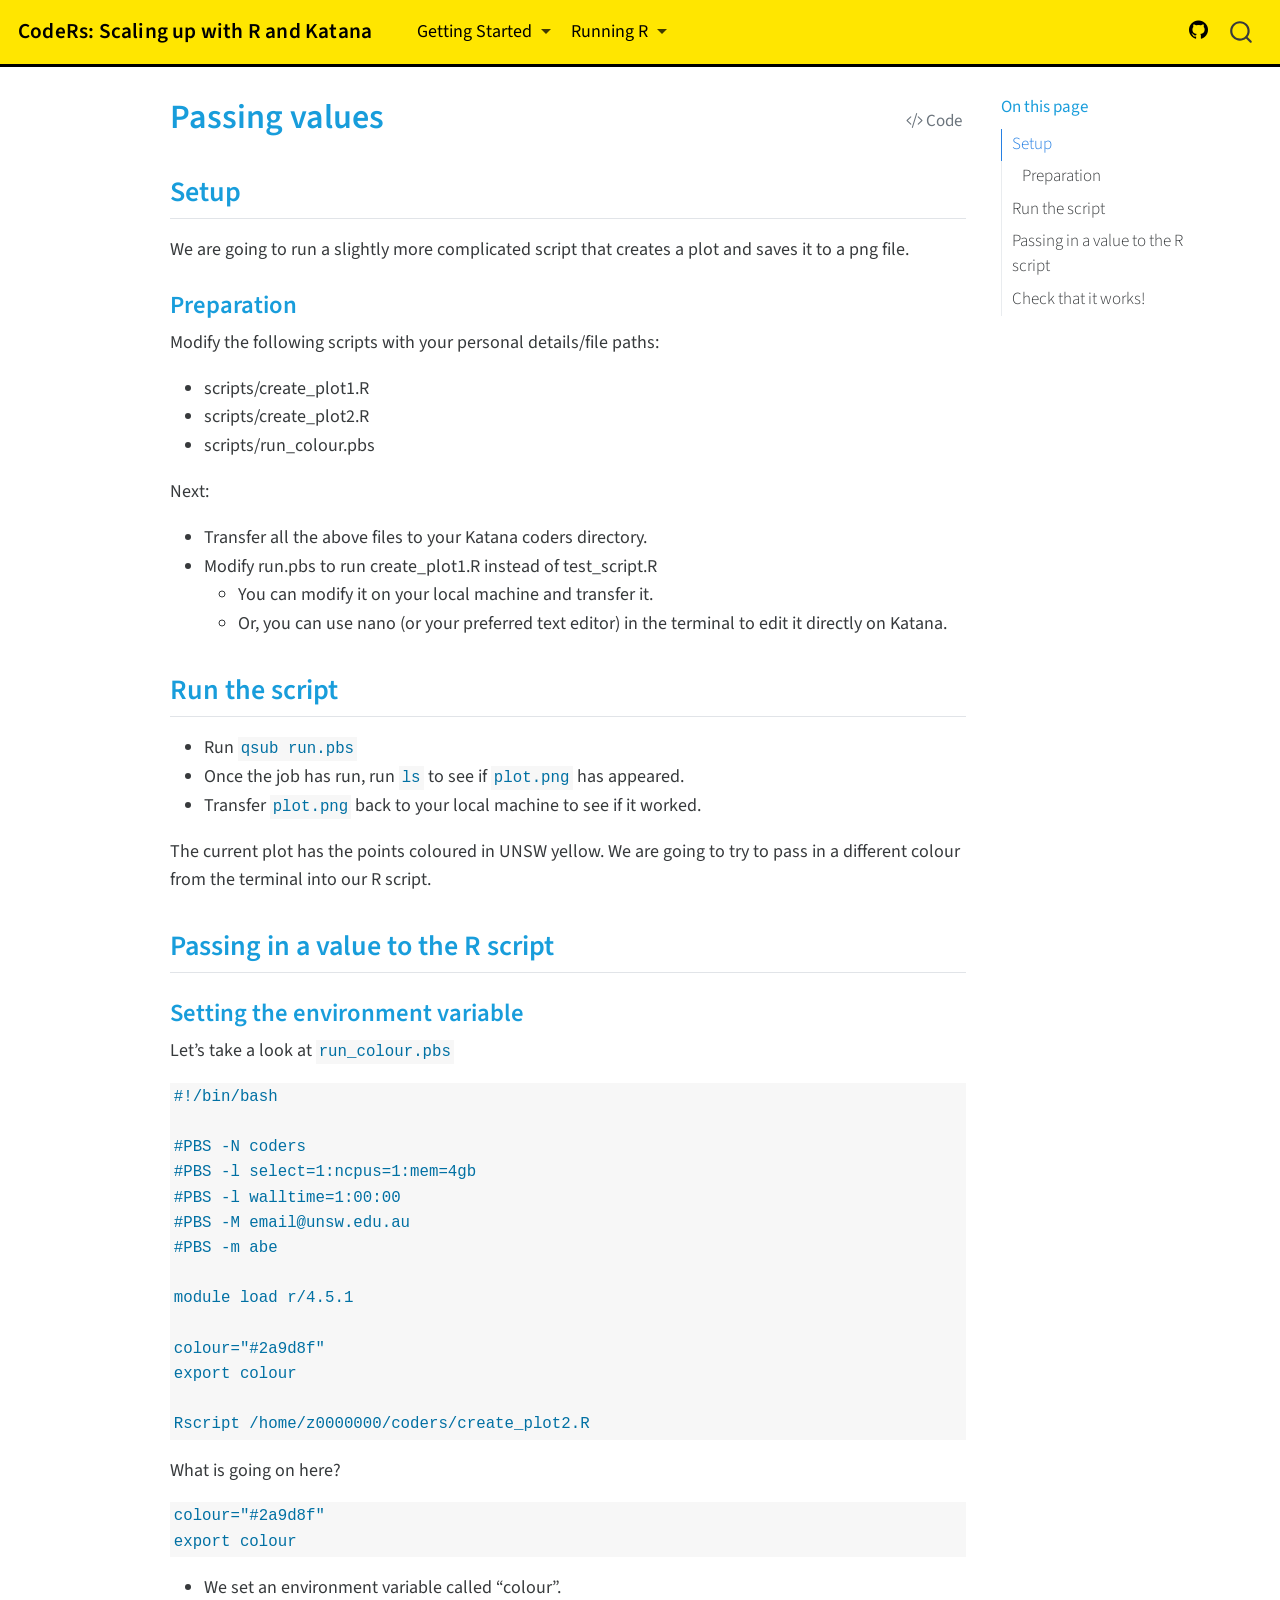
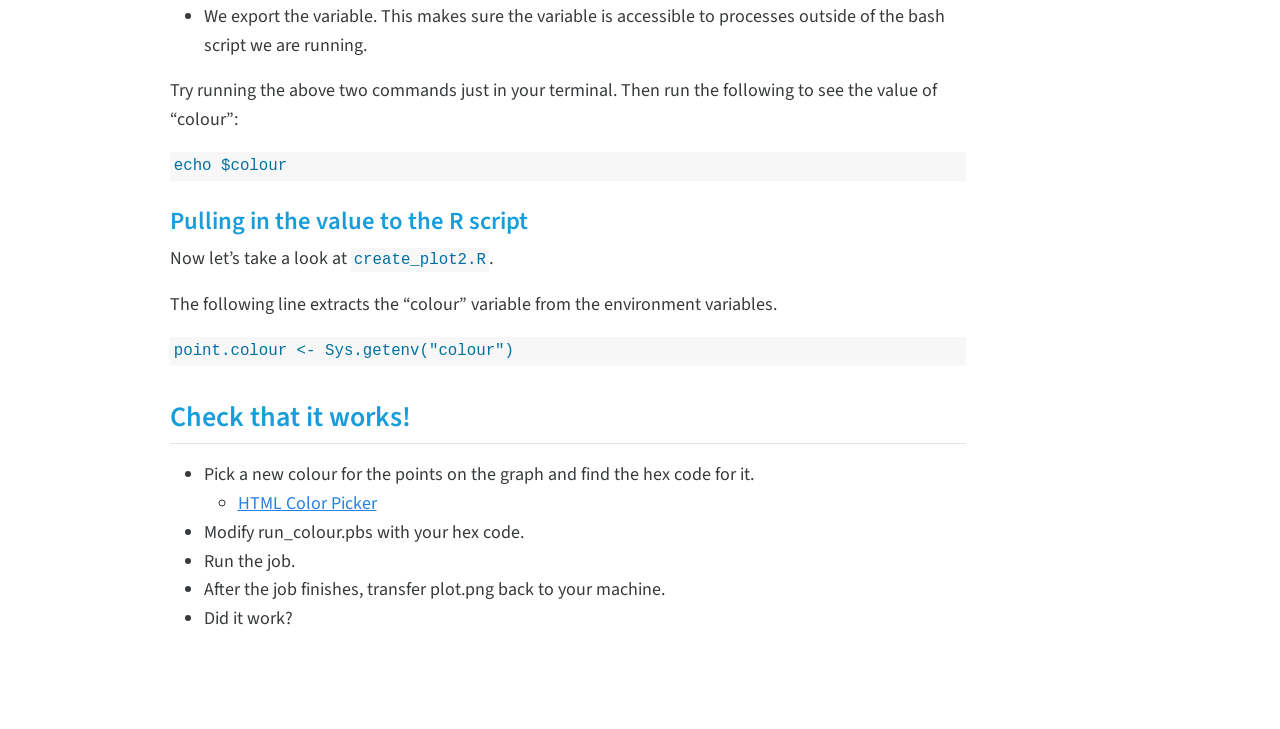
<file: docs/running_r/environment.html>
<!DOCTYPE html>
<html xmlns="http://www.w3.org/1999/xhtml" lang="en" xml:lang="en"><head>

<meta charset="utf-8">
<meta name="generator" content="quarto-1.3.450">

<meta name="viewport" content="width=device-width, initial-scale=1.0, user-scalable=yes">


<title>CodeRs: Scaling up with R and Katana - Passing values</title>
<style>
code{white-space: pre-wrap;}
span.smallcaps{font-variant: small-caps;}
div.columns{display: flex; gap: min(4vw, 1.5em);}
div.column{flex: auto; overflow-x: auto;}
div.hanging-indent{margin-left: 1.5em; text-indent: -1.5em;}
ul.task-list{list-style: none;}
ul.task-list li input[type="checkbox"] {
  width: 0.8em;
  margin: 0 0.8em 0.2em -1em; /* quarto-specific, see https://github.com/quarto-dev/quarto-cli/issues/4556 */ 
  vertical-align: middle;
}
/* CSS for syntax highlighting */
pre > code.sourceCode { white-space: pre; position: relative; }
pre > code.sourceCode > span { display: inline-block; line-height: 1.25; }
pre > code.sourceCode > span:empty { height: 1.2em; }
.sourceCode { overflow: visible; }
code.sourceCode > span { color: inherit; text-decoration: inherit; }
div.sourceCode { margin: 1em 0; }
pre.sourceCode { margin: 0; }
@media screen {
div.sourceCode { overflow: auto; }
}
@media print {
pre > code.sourceCode { white-space: pre-wrap; }
pre > code.sourceCode > span { text-indent: -5em; padding-left: 5em; }
}
pre.numberSource code
  { counter-reset: source-line 0; }
pre.numberSource code > span
  { position: relative; left: -4em; counter-increment: source-line; }
pre.numberSource code > span > a:first-child::before
  { content: counter(source-line);
    position: relative; left: -1em; text-align: right; vertical-align: baseline;
    border: none; display: inline-block;
    -webkit-touch-callout: none; -webkit-user-select: none;
    -khtml-user-select: none; -moz-user-select: none;
    -ms-user-select: none; user-select: none;
    padding: 0 4px; width: 4em;
  }
pre.numberSource { margin-left: 3em;  padding-left: 4px; }
div.sourceCode
  {   }
@media screen {
pre > code.sourceCode > span > a:first-child::before { text-decoration: underline; }
}
</style>


<script src="../site_libs/quarto-nav/quarto-nav.js"></script>
<script src="../site_libs/quarto-nav/headroom.min.js"></script>
<script src="../site_libs/clipboard/clipboard.min.js"></script>
<script src="../site_libs/quarto-search/autocomplete.umd.js"></script>
<script src="../site_libs/quarto-search/fuse.min.js"></script>
<script src="../site_libs/quarto-search/quarto-search.js"></script>
<meta name="quarto:offset" content="../">
<script src="../site_libs/quarto-html/quarto.js"></script>
<script src="../site_libs/quarto-html/popper.min.js"></script>
<script src="../site_libs/quarto-html/tippy.umd.min.js"></script>
<script src="../site_libs/quarto-html/anchor.min.js"></script>
<link href="../site_libs/quarto-html/tippy.css" rel="stylesheet">
<link href="../site_libs/quarto-html/quarto-syntax-highlighting.css" rel="stylesheet" id="quarto-text-highlighting-styles">
<script src="../site_libs/bootstrap/bootstrap.min.js"></script>
<link href="../site_libs/bootstrap/bootstrap-icons.css" rel="stylesheet">
<link href="../site_libs/bootstrap/bootstrap.min.css" rel="stylesheet" id="quarto-bootstrap" data-mode="light">
<script id="quarto-search-options" type="application/json">{
  "location": "navbar",
  "copy-button": false,
  "collapse-after": 3,
  "panel-placement": "end",
  "type": "overlay",
  "limit": 20,
  "language": {
    "search-no-results-text": "No results",
    "search-matching-documents-text": "matching documents",
    "search-copy-link-title": "Copy link to search",
    "search-hide-matches-text": "Hide additional matches",
    "search-more-match-text": "more match in this document",
    "search-more-matches-text": "more matches in this document",
    "search-clear-button-title": "Clear",
    "search-detached-cancel-button-title": "Cancel",
    "search-submit-button-title": "Submit",
    "search-label": "Search"
  }
}</script>


<link rel="stylesheet" href="../styles.css">
</head>

<body class="nav-fixed">

<div id="quarto-search-results"></div>
  <header id="quarto-header" class="headroom fixed-top">
    <nav class="navbar navbar-expand-lg navbar-dark ">
      <div class="navbar-container container-fluid">
      <div class="navbar-brand-container">
    <a class="navbar-brand" href="../index.html">
    <span class="navbar-title">CodeRs: Scaling up with R and Katana</span>
    </a>
  </div>
            <div id="quarto-search" class="" title="Search"></div>
          <button class="navbar-toggler" type="button" data-bs-toggle="collapse" data-bs-target="#navbarCollapse" aria-controls="navbarCollapse" aria-expanded="false" aria-label="Toggle navigation" onclick="if (window.quartoToggleHeadroom) { window.quartoToggleHeadroom(); }">
  <span class="navbar-toggler-icon"></span>
</button>
          <div class="collapse navbar-collapse" id="navbarCollapse">
            <ul class="navbar-nav navbar-nav-scroll me-auto">
  <li class="nav-item dropdown ">
    <a class="nav-link dropdown-toggle" href="#" id="nav-menu-getting-started" role="button" data-bs-toggle="dropdown" aria-expanded="false" rel="" target="">
 <span class="menu-text">Getting Started</span>
    </a>
    <ul class="dropdown-menu" aria-labelledby="nav-menu-getting-started">    
        <li>
    <a class="dropdown-item" href="../getting_started/login.html" rel="" target="">
 <span class="dropdown-text">Logging in</span></a>
  </li>  
        <li>
    <a class="dropdown-item" href="../getting_started/commands.html" rel="" target="">
 <span class="dropdown-text">Shell commands</span></a>
  </li>  
        <li>
    <a class="dropdown-item" href="../getting_started/transfer.html" rel="" target="">
 <span class="dropdown-text">Transferring files</span></a>
  </li>  
    </ul>
  </li>
  <li class="nav-item dropdown ">
    <a class="nav-link dropdown-toggle" href="#" id="nav-menu-running-r" role="button" data-bs-toggle="dropdown" aria-expanded="false" rel="" target="">
 <span class="menu-text">Running R</span>
    </a>
    <ul class="dropdown-menu" aria-labelledby="nav-menu-running-r">    
        <li>
    <a class="dropdown-item" href="../running_r/interactive.html" rel="" target="">
 <span class="dropdown-text">Interactive R session</span></a>
  </li>  
        <li>
    <a class="dropdown-item" href="../running_r/job.html" rel="" target="">
 <span class="dropdown-text">Running a job</span></a>
  </li>  
    </ul>
  </li>
</ul>
            <ul class="navbar-nav navbar-nav-scroll ms-auto">
  <li class="nav-item compact">
    <a class="nav-link" href="https://github.com/kristenbhunter/codeRs_katana_workshop" rel="" target=""><i class="bi bi-github" role="img" aria-label="GitHub">
</i> 
 <span class="menu-text"></span></a>
  </li>  
</ul>
            <div class="quarto-navbar-tools">
</div>
          </div> <!-- /navcollapse -->
      </div> <!-- /container-fluid -->
    </nav>
</header>
<!-- content -->
<div id="quarto-content" class="quarto-container page-columns page-rows-contents page-layout-article page-navbar">
<!-- sidebar -->
<!-- margin-sidebar -->
    <div id="quarto-margin-sidebar" class="sidebar margin-sidebar">
        <nav id="TOC" role="doc-toc" class="toc-active">
    <h2 id="toc-title">On this page</h2>
   
  <ul>
  <li><a href="#setup" id="toc-setup" class="nav-link active" data-scroll-target="#setup">Setup</a>
  <ul class="collapse">
  <li><a href="#preparation" id="toc-preparation" class="nav-link" data-scroll-target="#preparation">Preparation</a></li>
  </ul></li>
  <li><a href="#run-the-script" id="toc-run-the-script" class="nav-link" data-scroll-target="#run-the-script">Run the script</a></li>
  <li><a href="#passing-in-a-value-to-the-r-script" id="toc-passing-in-a-value-to-the-r-script" class="nav-link" data-scroll-target="#passing-in-a-value-to-the-r-script">Passing in a value to the R script</a>
  <ul class="collapse">
  <li><a href="#setting-the-environment-variable" id="toc-setting-the-environment-variable" class="nav-link" data-scroll-target="#setting-the-environment-variable">Setting the environment variable</a></li>
  <li><a href="#pulling-in-the-value-to-the-r-script" id="toc-pulling-in-the-value-to-the-r-script" class="nav-link" data-scroll-target="#pulling-in-the-value-to-the-r-script">Pulling in the value to the R script</a></li>
  </ul></li>
  <li><a href="#check-that-it-works" id="toc-check-that-it-works" class="nav-link" data-scroll-target="#check-that-it-works">Check that it works!</a></li>
  </ul>
</nav>
    </div>
<!-- main -->
<main class="content" id="quarto-document-content">

<header id="title-block-header" class="quarto-title-block default">
<div class="quarto-title">
<div class="quarto-title-block"><div><h1 class="title">Passing values</h1><button type="button" class="btn code-tools-button" id="quarto-code-tools-source"><i class="bi"></i> Code</button></div></div>
</div>



<div class="quarto-title-meta">

    
  
    
  </div>
  

</header>

<section id="setup" class="level2">
<h2 class="anchored" data-anchor-id="setup">Setup</h2>
<p>We are going to run a slightly more complicated script that creates a plot and saves it to a png file.</p>
<section id="preparation" class="level3">
<h3 class="anchored" data-anchor-id="preparation">Preparation</h3>
<p>Modify the following scripts with your personal details/file paths:</p>
<ul>
<li>scripts/create_plot1.R</li>
<li>scripts/create_plot2.R</li>
<li>scripts/run_colour.pbs</li>
</ul>
<p>Next:</p>
<ul>
<li>Transfer all the above files to your Katana coders directory.</li>
<li>Modify run.pbs to run create_plot1.R instead of test_script.R
<ul>
<li>You can modify it on your local machine and transfer it.</li>
<li>Or, you can use nano (or your preferred text editor) in the terminal to edit it directly on Katana.</li>
</ul></li>
</ul>
</section>
</section>
<section id="run-the-script" class="level2">
<h2 class="anchored" data-anchor-id="run-the-script">Run the script</h2>
<ul>
<li>Run <code>qsub run.pbs</code></li>
<li>Once the job has run, run <code>ls</code> to see if <code>plot.png</code> has appeared.</li>
<li>Transfer <code>plot.png</code> back to your local machine to see if it worked.</li>
</ul>
<p>The current plot has the points coloured in UNSW yellow. We are going to try to pass in a different colour from the terminal into our R script.</p>
</section>
<section id="passing-in-a-value-to-the-r-script" class="level2">
<h2 class="anchored" data-anchor-id="passing-in-a-value-to-the-r-script">Passing in a value to the R script</h2>
<section id="setting-the-environment-variable" class="level3">
<h3 class="anchored" data-anchor-id="setting-the-environment-variable">Setting the environment variable</h3>
<p>Let’s take a look at <code>run_colour.pbs</code></p>
<pre><code>#!/bin/bash

#PBS -N coders
#PBS -l select=1:ncpus=1:mem=4gb
#PBS -l walltime=1:00:00
#PBS -M email@unsw.edu.au
#PBS -m abe

module load r/4.5.1

colour="#2a9d8f"
export colour

Rscript /home/z0000000/coders/create_plot2.R</code></pre>
<p>What is going on here?</p>
<pre><code>colour="#2a9d8f"
export colour</code></pre>
<ul>
<li>We set an environment variable called “colour”.</li>
<li>We export the variable. This makes sure the variable is accessible to processes outside of the bash script we are running.</li>
</ul>
<p>Try running the above two commands just in your terminal. Then run the following to see the value of “colour”:</p>
<pre><code>echo $colour</code></pre>
</section>
<section id="pulling-in-the-value-to-the-r-script" class="level3">
<h3 class="anchored" data-anchor-id="pulling-in-the-value-to-the-r-script">Pulling in the value to the R script</h3>
<p>Now let’s take a look at <code>create_plot2.R</code>.</p>
<p>The following line extracts the “colour” variable from the environment variables.</p>
<pre><code>point.colour &lt;- Sys.getenv("colour")</code></pre>
</section>
</section>
<section id="check-that-it-works" class="level2">
<h2 class="anchored" data-anchor-id="check-that-it-works">Check that it works!</h2>
<ul>
<li>Pick a new colour for the points on the graph and find the hex code for it.
<ul>
<li><a href="https://www.w3schools.com/colors/colors_picker.asp">HTML Color Picker</a></li>
</ul></li>
<li>Modify run_colour.pbs with your hex code.</li>
<li>Run the job.</li>
<li>After the job finishes, transfer plot.png back to your machine.</li>
<li>Did it work?</li>
</ul>


<!-- -->

</section>

</main> <!-- /main -->
<script id="quarto-html-after-body" type="application/javascript">
window.document.addEventListener("DOMContentLoaded", function (event) {
  const toggleBodyColorMode = (bsSheetEl) => {
    const mode = bsSheetEl.getAttribute("data-mode");
    const bodyEl = window.document.querySelector("body");
    if (mode === "dark") {
      bodyEl.classList.add("quarto-dark");
      bodyEl.classList.remove("quarto-light");
    } else {
      bodyEl.classList.add("quarto-light");
      bodyEl.classList.remove("quarto-dark");
    }
  }
  const toggleBodyColorPrimary = () => {
    const bsSheetEl = window.document.querySelector("link#quarto-bootstrap");
    if (bsSheetEl) {
      toggleBodyColorMode(bsSheetEl);
    }
  }
  toggleBodyColorPrimary();  
  const icon = "";
  const anchorJS = new window.AnchorJS();
  anchorJS.options = {
    placement: 'right',
    icon: icon
  };
  anchorJS.add('.anchored');
  const isCodeAnnotation = (el) => {
    for (const clz of el.classList) {
      if (clz.startsWith('code-annotation-')) {                     
        return true;
      }
    }
    return false;
  }
  const clipboard = new window.ClipboardJS('.code-copy-button', {
    text: function(trigger) {
      const codeEl = trigger.previousElementSibling.cloneNode(true);
      for (const childEl of codeEl.children) {
        if (isCodeAnnotation(childEl)) {
          childEl.remove();
        }
      }
      return codeEl.innerText;
    }
  });
  clipboard.on('success', function(e) {
    // button target
    const button = e.trigger;
    // don't keep focus
    button.blur();
    // flash "checked"
    button.classList.add('code-copy-button-checked');
    var currentTitle = button.getAttribute("title");
    button.setAttribute("title", "Copied!");
    let tooltip;
    if (window.bootstrap) {
      button.setAttribute("data-bs-toggle", "tooltip");
      button.setAttribute("data-bs-placement", "left");
      button.setAttribute("data-bs-title", "Copied!");
      tooltip = new bootstrap.Tooltip(button, 
        { trigger: "manual", 
          customClass: "code-copy-button-tooltip",
          offset: [0, -8]});
      tooltip.show();    
    }
    setTimeout(function() {
      if (tooltip) {
        tooltip.hide();
        button.removeAttribute("data-bs-title");
        button.removeAttribute("data-bs-toggle");
        button.removeAttribute("data-bs-placement");
      }
      button.setAttribute("title", currentTitle);
      button.classList.remove('code-copy-button-checked');
    }, 1000);
    // clear code selection
    e.clearSelection();
  });
  const viewSource = window.document.getElementById('quarto-view-source') ||
                     window.document.getElementById('quarto-code-tools-source');
  if (viewSource) {
    const sourceUrl = viewSource.getAttribute("data-quarto-source-url");
    viewSource.addEventListener("click", function(e) {
      if (sourceUrl) {
        // rstudio viewer pane
        if (/\bcapabilities=\b/.test(window.location)) {
          window.open(sourceUrl);
        } else {
          window.location.href = sourceUrl;
        }
      } else {
        const modal = new bootstrap.Modal(document.getElementById('quarto-embedded-source-code-modal'));
        modal.show();
      }
      return false;
    });
  }
  function toggleCodeHandler(show) {
    return function(e) {
      const detailsSrc = window.document.querySelectorAll(".cell > details > .sourceCode");
      for (let i=0; i<detailsSrc.length; i++) {
        const details = detailsSrc[i].parentElement;
        if (show) {
          details.open = true;
        } else {
          details.removeAttribute("open");
        }
      }
      const cellCodeDivs = window.document.querySelectorAll(".cell > .sourceCode");
      const fromCls = show ? "hidden" : "unhidden";
      const toCls = show ? "unhidden" : "hidden";
      for (let i=0; i<cellCodeDivs.length; i++) {
        const codeDiv = cellCodeDivs[i];
        if (codeDiv.classList.contains(fromCls)) {
          codeDiv.classList.remove(fromCls);
          codeDiv.classList.add(toCls);
        } 
      }
      return false;
    }
  }
  const hideAllCode = window.document.getElementById("quarto-hide-all-code");
  if (hideAllCode) {
    hideAllCode.addEventListener("click", toggleCodeHandler(false));
  }
  const showAllCode = window.document.getElementById("quarto-show-all-code");
  if (showAllCode) {
    showAllCode.addEventListener("click", toggleCodeHandler(true));
  }
  function tippyHover(el, contentFn) {
    const config = {
      allowHTML: true,
      content: contentFn,
      maxWidth: 500,
      delay: 100,
      arrow: false,
      appendTo: function(el) {
          return el.parentElement;
      },
      interactive: true,
      interactiveBorder: 10,
      theme: 'quarto',
      placement: 'bottom-start'
    };
    window.tippy(el, config); 
  }
  const noterefs = window.document.querySelectorAll('a[role="doc-noteref"]');
  for (var i=0; i<noterefs.length; i++) {
    const ref = noterefs[i];
    tippyHover(ref, function() {
      // use id or data attribute instead here
      let href = ref.getAttribute('data-footnote-href') || ref.getAttribute('href');
      try { href = new URL(href).hash; } catch {}
      const id = href.replace(/^#\/?/, "");
      const note = window.document.getElementById(id);
      return note.innerHTML;
    });
  }
      let selectedAnnoteEl;
      const selectorForAnnotation = ( cell, annotation) => {
        let cellAttr = 'data-code-cell="' + cell + '"';
        let lineAttr = 'data-code-annotation="' +  annotation + '"';
        const selector = 'span[' + cellAttr + '][' + lineAttr + ']';
        return selector;
      }
      const selectCodeLines = (annoteEl) => {
        const doc = window.document;
        const targetCell = annoteEl.getAttribute("data-target-cell");
        const targetAnnotation = annoteEl.getAttribute("data-target-annotation");
        const annoteSpan = window.document.querySelector(selectorForAnnotation(targetCell, targetAnnotation));
        const lines = annoteSpan.getAttribute("data-code-lines").split(",");
        const lineIds = lines.map((line) => {
          return targetCell + "-" + line;
        })
        let top = null;
        let height = null;
        let parent = null;
        if (lineIds.length > 0) {
            //compute the position of the single el (top and bottom and make a div)
            const el = window.document.getElementById(lineIds[0]);
            top = el.offsetTop;
            height = el.offsetHeight;
            parent = el.parentElement.parentElement;
          if (lineIds.length > 1) {
            const lastEl = window.document.getElementById(lineIds[lineIds.length - 1]);
            const bottom = lastEl.offsetTop + lastEl.offsetHeight;
            height = bottom - top;
          }
          if (top !== null && height !== null && parent !== null) {
            // cook up a div (if necessary) and position it 
            let div = window.document.getElementById("code-annotation-line-highlight");
            if (div === null) {
              div = window.document.createElement("div");
              div.setAttribute("id", "code-annotation-line-highlight");
              div.style.position = 'absolute';
              parent.appendChild(div);
            }
            div.style.top = top - 2 + "px";
            div.style.height = height + 4 + "px";
            let gutterDiv = window.document.getElementById("code-annotation-line-highlight-gutter");
            if (gutterDiv === null) {
              gutterDiv = window.document.createElement("div");
              gutterDiv.setAttribute("id", "code-annotation-line-highlight-gutter");
              gutterDiv.style.position = 'absolute';
              const codeCell = window.document.getElementById(targetCell);
              const gutter = codeCell.querySelector('.code-annotation-gutter');
              gutter.appendChild(gutterDiv);
            }
            gutterDiv.style.top = top - 2 + "px";
            gutterDiv.style.height = height + 4 + "px";
          }
          selectedAnnoteEl = annoteEl;
        }
      };
      const unselectCodeLines = () => {
        const elementsIds = ["code-annotation-line-highlight", "code-annotation-line-highlight-gutter"];
        elementsIds.forEach((elId) => {
          const div = window.document.getElementById(elId);
          if (div) {
            div.remove();
          }
        });
        selectedAnnoteEl = undefined;
      };
      // Attach click handler to the DT
      const annoteDls = window.document.querySelectorAll('dt[data-target-cell]');
      for (const annoteDlNode of annoteDls) {
        annoteDlNode.addEventListener('click', (event) => {
          const clickedEl = event.target;
          if (clickedEl !== selectedAnnoteEl) {
            unselectCodeLines();
            const activeEl = window.document.querySelector('dt[data-target-cell].code-annotation-active');
            if (activeEl) {
              activeEl.classList.remove('code-annotation-active');
            }
            selectCodeLines(clickedEl);
            clickedEl.classList.add('code-annotation-active');
          } else {
            // Unselect the line
            unselectCodeLines();
            clickedEl.classList.remove('code-annotation-active');
          }
        });
      }
  const findCites = (el) => {
    const parentEl = el.parentElement;
    if (parentEl) {
      const cites = parentEl.dataset.cites;
      if (cites) {
        return {
          el,
          cites: cites.split(' ')
        };
      } else {
        return findCites(el.parentElement)
      }
    } else {
      return undefined;
    }
  };
  var bibliorefs = window.document.querySelectorAll('a[role="doc-biblioref"]');
  for (var i=0; i<bibliorefs.length; i++) {
    const ref = bibliorefs[i];
    const citeInfo = findCites(ref);
    if (citeInfo) {
      tippyHover(citeInfo.el, function() {
        var popup = window.document.createElement('div');
        citeInfo.cites.forEach(function(cite) {
          var citeDiv = window.document.createElement('div');
          citeDiv.classList.add('hanging-indent');
          citeDiv.classList.add('csl-entry');
          var biblioDiv = window.document.getElementById('ref-' + cite);
          if (biblioDiv) {
            citeDiv.innerHTML = biblioDiv.innerHTML;
          }
          popup.appendChild(citeDiv);
        });
        return popup.innerHTML;
      });
    }
  }
});
</script><div class="modal fade" id="quarto-embedded-source-code-modal" tabindex="-1" aria-labelledby="quarto-embedded-source-code-modal-label" aria-hidden="true"><div class="modal-dialog modal-dialog-scrollable"><div class="modal-content"><div class="modal-header"><h5 class="modal-title" id="quarto-embedded-source-code-modal-label">Source Code</h5><button class="btn-close" data-bs-dismiss="modal"></button></div><div class="modal-body"><div class="">
<div class="sourceCode" id="cb5" data-shortcodes="false"><pre class="sourceCode markdown code-with-copy"><code class="sourceCode markdown"><span id="cb5-1"><a href="#cb5-1" aria-hidden="true" tabindex="-1"></a><span class="co">---</span></span>
<span id="cb5-2"><a href="#cb5-2" aria-hidden="true" tabindex="-1"></a><span class="an">title:</span><span class="co"> "Passing values"</span></span>
<span id="cb5-3"><a href="#cb5-3" aria-hidden="true" tabindex="-1"></a><span class="co">---</span></span>
<span id="cb5-4"><a href="#cb5-4" aria-hidden="true" tabindex="-1"></a></span>
<span id="cb5-5"><a href="#cb5-5" aria-hidden="true" tabindex="-1"></a><span class="fu">## Setup</span></span>
<span id="cb5-6"><a href="#cb5-6" aria-hidden="true" tabindex="-1"></a></span>
<span id="cb5-7"><a href="#cb5-7" aria-hidden="true" tabindex="-1"></a>We are going to run a slightly more complicated script that creates a plot and saves it to a png file.</span>
<span id="cb5-8"><a href="#cb5-8" aria-hidden="true" tabindex="-1"></a></span>
<span id="cb5-9"><a href="#cb5-9" aria-hidden="true" tabindex="-1"></a><span class="fu">### Preparation</span></span>
<span id="cb5-10"><a href="#cb5-10" aria-hidden="true" tabindex="-1"></a></span>
<span id="cb5-11"><a href="#cb5-11" aria-hidden="true" tabindex="-1"></a>Modify the following scripts with your personal details/file paths:</span>
<span id="cb5-12"><a href="#cb5-12" aria-hidden="true" tabindex="-1"></a></span>
<span id="cb5-13"><a href="#cb5-13" aria-hidden="true" tabindex="-1"></a><span class="ss">- </span>scripts/create_plot1.R</span>
<span id="cb5-14"><a href="#cb5-14" aria-hidden="true" tabindex="-1"></a><span class="ss">- </span>scripts/create_plot2.R</span>
<span id="cb5-15"><a href="#cb5-15" aria-hidden="true" tabindex="-1"></a><span class="ss">- </span>scripts/run_colour.pbs</span>
<span id="cb5-16"><a href="#cb5-16" aria-hidden="true" tabindex="-1"></a></span>
<span id="cb5-17"><a href="#cb5-17" aria-hidden="true" tabindex="-1"></a>Next:</span>
<span id="cb5-18"><a href="#cb5-18" aria-hidden="true" tabindex="-1"></a></span>
<span id="cb5-19"><a href="#cb5-19" aria-hidden="true" tabindex="-1"></a><span class="ss">- </span>Transfer all the above files to your Katana coders directory.</span>
<span id="cb5-20"><a href="#cb5-20" aria-hidden="true" tabindex="-1"></a><span class="ss">- </span>Modify run.pbs to run create_plot1.R instead of test_script.R</span>
<span id="cb5-21"><a href="#cb5-21" aria-hidden="true" tabindex="-1"></a><span class="ss">  - </span>You can modify it on your local machine and transfer it.</span>
<span id="cb5-22"><a href="#cb5-22" aria-hidden="true" tabindex="-1"></a><span class="ss">  - </span>Or, you can use nano (or your preferred text editor) in the terminal to edit it directly on Katana.</span>
<span id="cb5-23"><a href="#cb5-23" aria-hidden="true" tabindex="-1"></a>  </span>
<span id="cb5-24"><a href="#cb5-24" aria-hidden="true" tabindex="-1"></a><span class="fu">## Run the script</span></span>
<span id="cb5-25"><a href="#cb5-25" aria-hidden="true" tabindex="-1"></a></span>
<span id="cb5-26"><a href="#cb5-26" aria-hidden="true" tabindex="-1"></a><span class="ss">- </span>Run <span class="in">`qsub run.pbs`</span></span>
<span id="cb5-27"><a href="#cb5-27" aria-hidden="true" tabindex="-1"></a><span class="ss">- </span>Once the job has run, run <span class="in">`ls`</span> to see if <span class="in">`plot.png`</span> has appeared.</span>
<span id="cb5-28"><a href="#cb5-28" aria-hidden="true" tabindex="-1"></a><span class="ss">- </span>Transfer <span class="in">`plot.png`</span> back to your local machine to see if it worked.</span>
<span id="cb5-29"><a href="#cb5-29" aria-hidden="true" tabindex="-1"></a></span>
<span id="cb5-30"><a href="#cb5-30" aria-hidden="true" tabindex="-1"></a>The current plot has the points coloured in UNSW yellow.  We are going to try to pass in a different colour from the terminal into our R script.</span>
<span id="cb5-31"><a href="#cb5-31" aria-hidden="true" tabindex="-1"></a></span>
<span id="cb5-32"><a href="#cb5-32" aria-hidden="true" tabindex="-1"></a><span class="fu">## Passing in a value to the R script</span></span>
<span id="cb5-33"><a href="#cb5-33" aria-hidden="true" tabindex="-1"></a></span>
<span id="cb5-34"><a href="#cb5-34" aria-hidden="true" tabindex="-1"></a><span class="fu">### Setting the environment variable</span></span>
<span id="cb5-35"><a href="#cb5-35" aria-hidden="true" tabindex="-1"></a></span>
<span id="cb5-36"><a href="#cb5-36" aria-hidden="true" tabindex="-1"></a>Let's take a look at <span class="in">`run_colour.pbs`</span></span>
<span id="cb5-37"><a href="#cb5-37" aria-hidden="true" tabindex="-1"></a></span>
<span id="cb5-38"><a href="#cb5-38" aria-hidden="true" tabindex="-1"></a><span class="in">```</span></span>
<span id="cb5-39"><a href="#cb5-39" aria-hidden="true" tabindex="-1"></a><span class="in">#!/bin/bash</span></span>
<span id="cb5-40"><a href="#cb5-40" aria-hidden="true" tabindex="-1"></a></span>
<span id="cb5-41"><a href="#cb5-41" aria-hidden="true" tabindex="-1"></a><span class="in">#PBS -N coders</span></span>
<span id="cb5-42"><a href="#cb5-42" aria-hidden="true" tabindex="-1"></a><span class="in">#PBS -l select=1:ncpus=1:mem=4gb</span></span>
<span id="cb5-43"><a href="#cb5-43" aria-hidden="true" tabindex="-1"></a><span class="in">#PBS -l walltime=1:00:00</span></span>
<span id="cb5-44"><a href="#cb5-44" aria-hidden="true" tabindex="-1"></a><span class="in">#PBS -M email@unsw.edu.au</span></span>
<span id="cb5-45"><a href="#cb5-45" aria-hidden="true" tabindex="-1"></a><span class="in">#PBS -m abe</span></span>
<span id="cb5-46"><a href="#cb5-46" aria-hidden="true" tabindex="-1"></a></span>
<span id="cb5-47"><a href="#cb5-47" aria-hidden="true" tabindex="-1"></a><span class="in">module load r/4.5.1</span></span>
<span id="cb5-48"><a href="#cb5-48" aria-hidden="true" tabindex="-1"></a></span>
<span id="cb5-49"><a href="#cb5-49" aria-hidden="true" tabindex="-1"></a><span class="in">colour="#2a9d8f"</span></span>
<span id="cb5-50"><a href="#cb5-50" aria-hidden="true" tabindex="-1"></a><span class="in">export colour</span></span>
<span id="cb5-51"><a href="#cb5-51" aria-hidden="true" tabindex="-1"></a></span>
<span id="cb5-52"><a href="#cb5-52" aria-hidden="true" tabindex="-1"></a><span class="in">Rscript /home/z0000000/coders/create_plot2.R</span></span>
<span id="cb5-53"><a href="#cb5-53" aria-hidden="true" tabindex="-1"></a><span class="in">```</span></span>
<span id="cb5-54"><a href="#cb5-54" aria-hidden="true" tabindex="-1"></a></span>
<span id="cb5-55"><a href="#cb5-55" aria-hidden="true" tabindex="-1"></a>What is going on here?</span>
<span id="cb5-56"><a href="#cb5-56" aria-hidden="true" tabindex="-1"></a></span>
<span id="cb5-57"><a href="#cb5-57" aria-hidden="true" tabindex="-1"></a><span class="in">```</span></span>
<span id="cb5-58"><a href="#cb5-58" aria-hidden="true" tabindex="-1"></a><span class="in">colour="#2a9d8f"</span></span>
<span id="cb5-59"><a href="#cb5-59" aria-hidden="true" tabindex="-1"></a><span class="in">export colour</span></span>
<span id="cb5-60"><a href="#cb5-60" aria-hidden="true" tabindex="-1"></a><span class="in">```</span></span>
<span id="cb5-61"><a href="#cb5-61" aria-hidden="true" tabindex="-1"></a></span>
<span id="cb5-62"><a href="#cb5-62" aria-hidden="true" tabindex="-1"></a><span class="ss">- </span>We set an environment variable called "colour".</span>
<span id="cb5-63"><a href="#cb5-63" aria-hidden="true" tabindex="-1"></a><span class="ss">- </span>We export the variable. This makes sure the variable is accessible to processes outside of the bash script we are running.</span>
<span id="cb5-64"><a href="#cb5-64" aria-hidden="true" tabindex="-1"></a></span>
<span id="cb5-65"><a href="#cb5-65" aria-hidden="true" tabindex="-1"></a></span>
<span id="cb5-66"><a href="#cb5-66" aria-hidden="true" tabindex="-1"></a>Try running the above two commands just in your terminal.  Then run the following to see the value of "colour":</span>
<span id="cb5-67"><a href="#cb5-67" aria-hidden="true" tabindex="-1"></a></span>
<span id="cb5-68"><a href="#cb5-68" aria-hidden="true" tabindex="-1"></a><span class="in">```</span></span>
<span id="cb5-69"><a href="#cb5-69" aria-hidden="true" tabindex="-1"></a><span class="in">echo $colour</span></span>
<span id="cb5-70"><a href="#cb5-70" aria-hidden="true" tabindex="-1"></a><span class="in">```</span></span>
<span id="cb5-71"><a href="#cb5-71" aria-hidden="true" tabindex="-1"></a></span>
<span id="cb5-72"><a href="#cb5-72" aria-hidden="true" tabindex="-1"></a><span class="fu">### Pulling in the value to the R script</span></span>
<span id="cb5-73"><a href="#cb5-73" aria-hidden="true" tabindex="-1"></a></span>
<span id="cb5-74"><a href="#cb5-74" aria-hidden="true" tabindex="-1"></a>Now let's take a look at <span class="in">`create_plot2.R`</span>.</span>
<span id="cb5-75"><a href="#cb5-75" aria-hidden="true" tabindex="-1"></a></span>
<span id="cb5-76"><a href="#cb5-76" aria-hidden="true" tabindex="-1"></a>The following line extracts the "colour" variable from the environment variables.</span>
<span id="cb5-77"><a href="#cb5-77" aria-hidden="true" tabindex="-1"></a></span>
<span id="cb5-78"><a href="#cb5-78" aria-hidden="true" tabindex="-1"></a><span class="in">```</span></span>
<span id="cb5-79"><a href="#cb5-79" aria-hidden="true" tabindex="-1"></a><span class="in">point.colour &lt;- Sys.getenv("colour")</span></span>
<span id="cb5-80"><a href="#cb5-80" aria-hidden="true" tabindex="-1"></a><span class="in">```</span></span>
<span id="cb5-81"><a href="#cb5-81" aria-hidden="true" tabindex="-1"></a></span>
<span id="cb5-82"><a href="#cb5-82" aria-hidden="true" tabindex="-1"></a><span class="fu">## Check that it works!</span></span>
<span id="cb5-83"><a href="#cb5-83" aria-hidden="true" tabindex="-1"></a></span>
<span id="cb5-84"><a href="#cb5-84" aria-hidden="true" tabindex="-1"></a><span class="ss">- </span>Pick a new colour for the points on the graph and find the hex code for it.</span>
<span id="cb5-85"><a href="#cb5-85" aria-hidden="true" tabindex="-1"></a><span class="ss">  - </span><span class="co">[</span><span class="ot">HTML Color Picker</span><span class="co">](https://www.w3schools.com/colors/colors_picker.asp)</span></span>
<span id="cb5-86"><a href="#cb5-86" aria-hidden="true" tabindex="-1"></a><span class="ss">- </span>Modify run_colour.pbs with your hex code.</span>
<span id="cb5-87"><a href="#cb5-87" aria-hidden="true" tabindex="-1"></a><span class="ss">- </span>Run the job.</span>
<span id="cb5-88"><a href="#cb5-88" aria-hidden="true" tabindex="-1"></a><span class="ss">- </span>After the job finishes, transfer plot.png back to your machine.</span>
<span id="cb5-89"><a href="#cb5-89" aria-hidden="true" tabindex="-1"></a><span class="ss">- </span>Did it work?</span></code><button title="Copy to Clipboard" class="code-copy-button"><i class="bi"></i></button></pre></div>
</div></div></div></div></div>
</div> <!-- /content -->



</body></html>
</file>
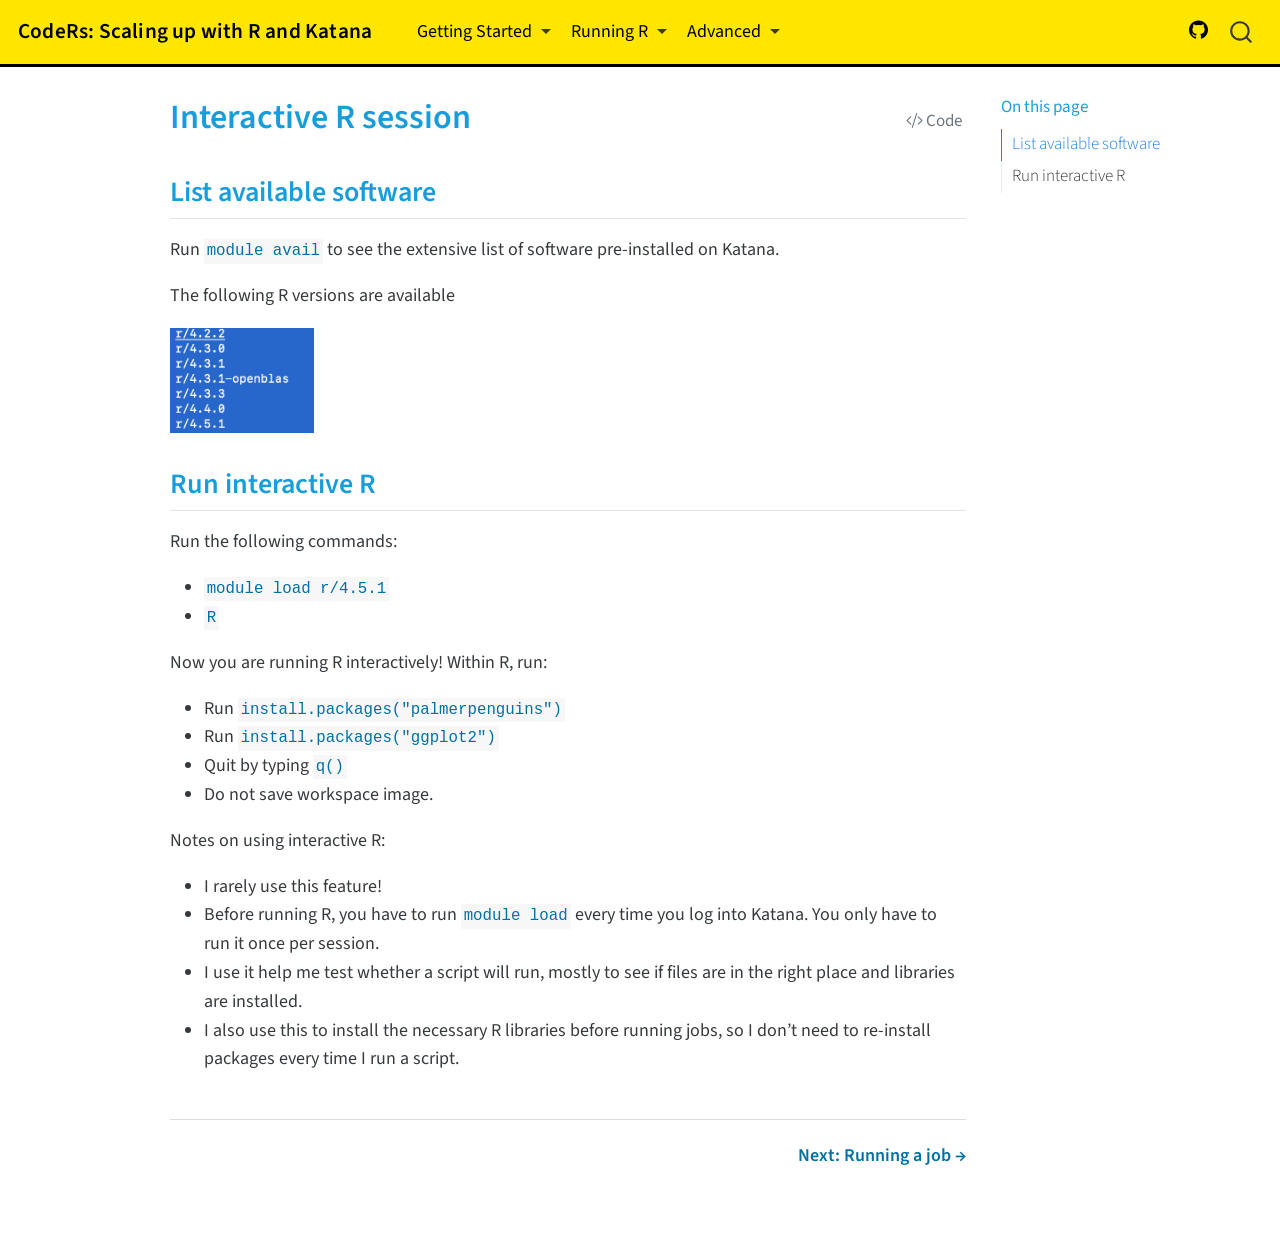
<file: docs/running_r/interactive.html>
<!DOCTYPE html>
<html xmlns="http://www.w3.org/1999/xhtml" lang="en" xml:lang="en"><head>

<meta charset="utf-8">
<meta name="generator" content="quarto-1.3.450">

<meta name="viewport" content="width=device-width, initial-scale=1.0, user-scalable=yes">


<title>CodeRs: Scaling up with R and Katana - Interactive R session</title>
<style>
code{white-space: pre-wrap;}
span.smallcaps{font-variant: small-caps;}
div.columns{display: flex; gap: min(4vw, 1.5em);}
div.column{flex: auto; overflow-x: auto;}
div.hanging-indent{margin-left: 1.5em; text-indent: -1.5em;}
ul.task-list{list-style: none;}
ul.task-list li input[type="checkbox"] {
  width: 0.8em;
  margin: 0 0.8em 0.2em -1em; /* quarto-specific, see https://github.com/quarto-dev/quarto-cli/issues/4556 */ 
  vertical-align: middle;
}
/* CSS for syntax highlighting */
pre > code.sourceCode { white-space: pre; position: relative; }
pre > code.sourceCode > span { display: inline-block; line-height: 1.25; }
pre > code.sourceCode > span:empty { height: 1.2em; }
.sourceCode { overflow: visible; }
code.sourceCode > span { color: inherit; text-decoration: inherit; }
div.sourceCode { margin: 1em 0; }
pre.sourceCode { margin: 0; }
@media screen {
div.sourceCode { overflow: auto; }
}
@media print {
pre > code.sourceCode { white-space: pre-wrap; }
pre > code.sourceCode > span { text-indent: -5em; padding-left: 5em; }
}
pre.numberSource code
  { counter-reset: source-line 0; }
pre.numberSource code > span
  { position: relative; left: -4em; counter-increment: source-line; }
pre.numberSource code > span > a:first-child::before
  { content: counter(source-line);
    position: relative; left: -1em; text-align: right; vertical-align: baseline;
    border: none; display: inline-block;
    -webkit-touch-callout: none; -webkit-user-select: none;
    -khtml-user-select: none; -moz-user-select: none;
    -ms-user-select: none; user-select: none;
    padding: 0 4px; width: 4em;
  }
pre.numberSource { margin-left: 3em;  padding-left: 4px; }
div.sourceCode
  {   }
@media screen {
pre > code.sourceCode > span > a:first-child::before { text-decoration: underline; }
}
</style>


<script src="../site_libs/quarto-nav/quarto-nav.js"></script>
<script src="../site_libs/quarto-nav/headroom.min.js"></script>
<script src="../site_libs/clipboard/clipboard.min.js"></script>
<script src="../site_libs/quarto-search/autocomplete.umd.js"></script>
<script src="../site_libs/quarto-search/fuse.min.js"></script>
<script src="../site_libs/quarto-search/quarto-search.js"></script>
<meta name="quarto:offset" content="../">
<script src="../site_libs/quarto-html/quarto.js"></script>
<script src="../site_libs/quarto-html/popper.min.js"></script>
<script src="../site_libs/quarto-html/tippy.umd.min.js"></script>
<script src="../site_libs/quarto-html/anchor.min.js"></script>
<link href="../site_libs/quarto-html/tippy.css" rel="stylesheet">
<link href="../site_libs/quarto-html/quarto-syntax-highlighting.css" rel="stylesheet" id="quarto-text-highlighting-styles">
<script src="../site_libs/bootstrap/bootstrap.min.js"></script>
<link href="../site_libs/bootstrap/bootstrap-icons.css" rel="stylesheet">
<link href="../site_libs/bootstrap/bootstrap.min.css" rel="stylesheet" id="quarto-bootstrap" data-mode="light">
<script id="quarto-search-options" type="application/json">{
  "location": "navbar",
  "copy-button": false,
  "collapse-after": 3,
  "panel-placement": "end",
  "type": "overlay",
  "limit": 20,
  "language": {
    "search-no-results-text": "No results",
    "search-matching-documents-text": "matching documents",
    "search-copy-link-title": "Copy link to search",
    "search-hide-matches-text": "Hide additional matches",
    "search-more-match-text": "more match in this document",
    "search-more-matches-text": "more matches in this document",
    "search-clear-button-title": "Clear",
    "search-detached-cancel-button-title": "Cancel",
    "search-submit-button-title": "Submit",
    "search-label": "Search"
  }
}</script>


<link rel="stylesheet" href="../styles.css">
</head>

<body class="nav-fixed">

<div id="quarto-search-results"></div>
  <header id="quarto-header" class="headroom fixed-top">
    <nav class="navbar navbar-expand-lg navbar-dark ">
      <div class="navbar-container container-fluid">
      <div class="navbar-brand-container">
    <a class="navbar-brand" href="../index.html">
    <span class="navbar-title">CodeRs: Scaling up with R and Katana</span>
    </a>
  </div>
            <div id="quarto-search" class="" title="Search"></div>
          <button class="navbar-toggler" type="button" data-bs-toggle="collapse" data-bs-target="#navbarCollapse" aria-controls="navbarCollapse" aria-expanded="false" aria-label="Toggle navigation" onclick="if (window.quartoToggleHeadroom) { window.quartoToggleHeadroom(); }">
  <span class="navbar-toggler-icon"></span>
</button>
          <div class="collapse navbar-collapse" id="navbarCollapse">
            <ul class="navbar-nav navbar-nav-scroll me-auto">
  <li class="nav-item dropdown ">
    <a class="nav-link dropdown-toggle" href="#" id="nav-menu-getting-started" role="button" data-bs-toggle="dropdown" aria-expanded="false" rel="" target="">
 <span class="menu-text">Getting Started</span>
    </a>
    <ul class="dropdown-menu" aria-labelledby="nav-menu-getting-started">    
        <li>
    <a class="dropdown-item" href="../getting_started/login.html" rel="" target="">
 <span class="dropdown-text">Logging in</span></a>
  </li>  
        <li>
    <a class="dropdown-item" href="../getting_started/commands.html" rel="" target="">
 <span class="dropdown-text">Shell commands</span></a>
  </li>  
        <li>
    <a class="dropdown-item" href="../getting_started/transfer.html" rel="" target="">
 <span class="dropdown-text">Transferring files</span></a>
  </li>  
    </ul>
  </li>
  <li class="nav-item dropdown ">
    <a class="nav-link dropdown-toggle" href="#" id="nav-menu-running-r" role="button" data-bs-toggle="dropdown" aria-expanded="false" rel="" target="">
 <span class="menu-text">Running R</span>
    </a>
    <ul class="dropdown-menu" aria-labelledby="nav-menu-running-r">    
        <li>
    <a class="dropdown-item" href="../running_r/interactive.html" rel="" target="">
 <span class="dropdown-text">Interactive R session</span></a>
  </li>  
        <li>
    <a class="dropdown-item" href="../running_r/job.html" rel="" target="">
 <span class="dropdown-text">Running a job</span></a>
  </li>  
    </ul>
  </li>
  <li class="nav-item dropdown ">
    <a class="nav-link dropdown-toggle" href="#" id="nav-menu-advanced" role="button" data-bs-toggle="dropdown" aria-expanded="false" rel="" target="">
 <span class="menu-text">Advanced</span>
    </a>
    <ul class="dropdown-menu" aria-labelledby="nav-menu-advanced">    
        <li>
    <a class="dropdown-item" href="../advanced/environment.html" rel="" target="">
 <span class="dropdown-text">Passing values</span></a>
  </li>  
        <li>
    <a class="dropdown-item" href="../advanced/loops.html" rel="" target="">
 <span class="dropdown-text">Loops</span></a>
  </li>  
    </ul>
  </li>
</ul>
            <ul class="navbar-nav navbar-nav-scroll ms-auto">
  <li class="nav-item compact">
    <a class="nav-link" href="https://github.com/kristenbhunter/codeRs_katana_workshop" rel="" target=""><i class="bi bi-github" role="img" aria-label="GitHub">
</i> 
 <span class="menu-text"></span></a>
  </li>  
</ul>
            <div class="quarto-navbar-tools">
</div>
          </div> <!-- /navcollapse -->
      </div> <!-- /container-fluid -->
    </nav>
</header>
<!-- content -->
<div id="quarto-content" class="quarto-container page-columns page-rows-contents page-layout-article page-navbar">
<!-- sidebar -->
<!-- margin-sidebar -->
    <div id="quarto-margin-sidebar" class="sidebar margin-sidebar">
        <nav id="TOC" role="doc-toc" class="toc-active">
    <h2 id="toc-title">On this page</h2>
   
  <ul>
  <li><a href="#list-available-software" id="toc-list-available-software" class="nav-link active" data-scroll-target="#list-available-software">List available software</a></li>
  <li><a href="#run-interactive-r" id="toc-run-interactive-r" class="nav-link" data-scroll-target="#run-interactive-r">Run interactive R</a></li>
  </ul>
</nav>
    </div>
<!-- main -->
<main class="content" id="quarto-document-content">

<header id="title-block-header" class="quarto-title-block default">
<div class="quarto-title">
<div class="quarto-title-block"><div><h1 class="title">Interactive R session</h1><button type="button" class="btn code-tools-button" id="quarto-code-tools-source"><i class="bi"></i> Code</button></div></div>
</div>



<div class="quarto-title-meta">

    
  
    
  </div>
  

</header>

<section id="list-available-software" class="level2">
<h2 class="anchored" data-anchor-id="list-available-software">List available software</h2>
<p>Run <code>module avail</code> to see the extensive list of software pre-installed on Katana.</p>
<p>The following R versions are available</p>
<p><img src="../screenshots/rversions.png" class="img-fluid" style="width:1.5in"></p>
</section>
<section id="run-interactive-r" class="level2">
<h2 class="anchored" data-anchor-id="run-interactive-r">Run interactive R</h2>
<p>Run the following commands:</p>
<ul>
<li><code>module load r/4.5.1</code></li>
<li><code>R</code></li>
</ul>
<p>Now you are running R interactively! Within R, run:</p>
<ul>
<li>Run <code>install.packages("palmerpenguins")</code></li>
<li>Run <code>install.packages("ggplot2")</code></li>
<li>Quit by typing <code>q()</code></li>
<li>Do not save workspace image.</li>
</ul>
<p>Notes on using interactive R:</p>
<ul>
<li>I rarely use this feature!</li>
<li>Before running R, you have to run <code>module load</code> every time you log into Katana. You only have to run it once per session.</li>
<li>I use it help me test whether a script will run, mostly to see if files are in the right place and libraries are installed.</li>
<li>I also use this to install the necessary R libraries before running jobs, so I don’t need to re-install packages every time I run a script.</li>
</ul>
<div class="page-nav">
<p><span class="nav-spacer"></span></p>
<p><a href="../running_r/job.html">Next: Running a job →</a></p>
</div>


<!-- -->

</section>

</main> <!-- /main -->
<script id="quarto-html-after-body" type="application/javascript">
window.document.addEventListener("DOMContentLoaded", function (event) {
  const toggleBodyColorMode = (bsSheetEl) => {
    const mode = bsSheetEl.getAttribute("data-mode");
    const bodyEl = window.document.querySelector("body");
    if (mode === "dark") {
      bodyEl.classList.add("quarto-dark");
      bodyEl.classList.remove("quarto-light");
    } else {
      bodyEl.classList.add("quarto-light");
      bodyEl.classList.remove("quarto-dark");
    }
  }
  const toggleBodyColorPrimary = () => {
    const bsSheetEl = window.document.querySelector("link#quarto-bootstrap");
    if (bsSheetEl) {
      toggleBodyColorMode(bsSheetEl);
    }
  }
  toggleBodyColorPrimary();  
  const icon = "";
  const anchorJS = new window.AnchorJS();
  anchorJS.options = {
    placement: 'right',
    icon: icon
  };
  anchorJS.add('.anchored');
  const isCodeAnnotation = (el) => {
    for (const clz of el.classList) {
      if (clz.startsWith('code-annotation-')) {                     
        return true;
      }
    }
    return false;
  }
  const clipboard = new window.ClipboardJS('.code-copy-button', {
    text: function(trigger) {
      const codeEl = trigger.previousElementSibling.cloneNode(true);
      for (const childEl of codeEl.children) {
        if (isCodeAnnotation(childEl)) {
          childEl.remove();
        }
      }
      return codeEl.innerText;
    }
  });
  clipboard.on('success', function(e) {
    // button target
    const button = e.trigger;
    // don't keep focus
    button.blur();
    // flash "checked"
    button.classList.add('code-copy-button-checked');
    var currentTitle = button.getAttribute("title");
    button.setAttribute("title", "Copied!");
    let tooltip;
    if (window.bootstrap) {
      button.setAttribute("data-bs-toggle", "tooltip");
      button.setAttribute("data-bs-placement", "left");
      button.setAttribute("data-bs-title", "Copied!");
      tooltip = new bootstrap.Tooltip(button, 
        { trigger: "manual", 
          customClass: "code-copy-button-tooltip",
          offset: [0, -8]});
      tooltip.show();    
    }
    setTimeout(function() {
      if (tooltip) {
        tooltip.hide();
        button.removeAttribute("data-bs-title");
        button.removeAttribute("data-bs-toggle");
        button.removeAttribute("data-bs-placement");
      }
      button.setAttribute("title", currentTitle);
      button.classList.remove('code-copy-button-checked');
    }, 1000);
    // clear code selection
    e.clearSelection();
  });
  const viewSource = window.document.getElementById('quarto-view-source') ||
                     window.document.getElementById('quarto-code-tools-source');
  if (viewSource) {
    const sourceUrl = viewSource.getAttribute("data-quarto-source-url");
    viewSource.addEventListener("click", function(e) {
      if (sourceUrl) {
        // rstudio viewer pane
        if (/\bcapabilities=\b/.test(window.location)) {
          window.open(sourceUrl);
        } else {
          window.location.href = sourceUrl;
        }
      } else {
        const modal = new bootstrap.Modal(document.getElementById('quarto-embedded-source-code-modal'));
        modal.show();
      }
      return false;
    });
  }
  function toggleCodeHandler(show) {
    return function(e) {
      const detailsSrc = window.document.querySelectorAll(".cell > details > .sourceCode");
      for (let i=0; i<detailsSrc.length; i++) {
        const details = detailsSrc[i].parentElement;
        if (show) {
          details.open = true;
        } else {
          details.removeAttribute("open");
        }
      }
      const cellCodeDivs = window.document.querySelectorAll(".cell > .sourceCode");
      const fromCls = show ? "hidden" : "unhidden";
      const toCls = show ? "unhidden" : "hidden";
      for (let i=0; i<cellCodeDivs.length; i++) {
        const codeDiv = cellCodeDivs[i];
        if (codeDiv.classList.contains(fromCls)) {
          codeDiv.classList.remove(fromCls);
          codeDiv.classList.add(toCls);
        } 
      }
      return false;
    }
  }
  const hideAllCode = window.document.getElementById("quarto-hide-all-code");
  if (hideAllCode) {
    hideAllCode.addEventListener("click", toggleCodeHandler(false));
  }
  const showAllCode = window.document.getElementById("quarto-show-all-code");
  if (showAllCode) {
    showAllCode.addEventListener("click", toggleCodeHandler(true));
  }
  function tippyHover(el, contentFn) {
    const config = {
      allowHTML: true,
      content: contentFn,
      maxWidth: 500,
      delay: 100,
      arrow: false,
      appendTo: function(el) {
          return el.parentElement;
      },
      interactive: true,
      interactiveBorder: 10,
      theme: 'quarto',
      placement: 'bottom-start'
    };
    window.tippy(el, config); 
  }
  const noterefs = window.document.querySelectorAll('a[role="doc-noteref"]');
  for (var i=0; i<noterefs.length; i++) {
    const ref = noterefs[i];
    tippyHover(ref, function() {
      // use id or data attribute instead here
      let href = ref.getAttribute('data-footnote-href') || ref.getAttribute('href');
      try { href = new URL(href).hash; } catch {}
      const id = href.replace(/^#\/?/, "");
      const note = window.document.getElementById(id);
      return note.innerHTML;
    });
  }
      let selectedAnnoteEl;
      const selectorForAnnotation = ( cell, annotation) => {
        let cellAttr = 'data-code-cell="' + cell + '"';
        let lineAttr = 'data-code-annotation="' +  annotation + '"';
        const selector = 'span[' + cellAttr + '][' + lineAttr + ']';
        return selector;
      }
      const selectCodeLines = (annoteEl) => {
        const doc = window.document;
        const targetCell = annoteEl.getAttribute("data-target-cell");
        const targetAnnotation = annoteEl.getAttribute("data-target-annotation");
        const annoteSpan = window.document.querySelector(selectorForAnnotation(targetCell, targetAnnotation));
        const lines = annoteSpan.getAttribute("data-code-lines").split(",");
        const lineIds = lines.map((line) => {
          return targetCell + "-" + line;
        })
        let top = null;
        let height = null;
        let parent = null;
        if (lineIds.length > 0) {
            //compute the position of the single el (top and bottom and make a div)
            const el = window.document.getElementById(lineIds[0]);
            top = el.offsetTop;
            height = el.offsetHeight;
            parent = el.parentElement.parentElement;
          if (lineIds.length > 1) {
            const lastEl = window.document.getElementById(lineIds[lineIds.length - 1]);
            const bottom = lastEl.offsetTop + lastEl.offsetHeight;
            height = bottom - top;
          }
          if (top !== null && height !== null && parent !== null) {
            // cook up a div (if necessary) and position it 
            let div = window.document.getElementById("code-annotation-line-highlight");
            if (div === null) {
              div = window.document.createElement("div");
              div.setAttribute("id", "code-annotation-line-highlight");
              div.style.position = 'absolute';
              parent.appendChild(div);
            }
            div.style.top = top - 2 + "px";
            div.style.height = height + 4 + "px";
            let gutterDiv = window.document.getElementById("code-annotation-line-highlight-gutter");
            if (gutterDiv === null) {
              gutterDiv = window.document.createElement("div");
              gutterDiv.setAttribute("id", "code-annotation-line-highlight-gutter");
              gutterDiv.style.position = 'absolute';
              const codeCell = window.document.getElementById(targetCell);
              const gutter = codeCell.querySelector('.code-annotation-gutter');
              gutter.appendChild(gutterDiv);
            }
            gutterDiv.style.top = top - 2 + "px";
            gutterDiv.style.height = height + 4 + "px";
          }
          selectedAnnoteEl = annoteEl;
        }
      };
      const unselectCodeLines = () => {
        const elementsIds = ["code-annotation-line-highlight", "code-annotation-line-highlight-gutter"];
        elementsIds.forEach((elId) => {
          const div = window.document.getElementById(elId);
          if (div) {
            div.remove();
          }
        });
        selectedAnnoteEl = undefined;
      };
      // Attach click handler to the DT
      const annoteDls = window.document.querySelectorAll('dt[data-target-cell]');
      for (const annoteDlNode of annoteDls) {
        annoteDlNode.addEventListener('click', (event) => {
          const clickedEl = event.target;
          if (clickedEl !== selectedAnnoteEl) {
            unselectCodeLines();
            const activeEl = window.document.querySelector('dt[data-target-cell].code-annotation-active');
            if (activeEl) {
              activeEl.classList.remove('code-annotation-active');
            }
            selectCodeLines(clickedEl);
            clickedEl.classList.add('code-annotation-active');
          } else {
            // Unselect the line
            unselectCodeLines();
            clickedEl.classList.remove('code-annotation-active');
          }
        });
      }
  const findCites = (el) => {
    const parentEl = el.parentElement;
    if (parentEl) {
      const cites = parentEl.dataset.cites;
      if (cites) {
        return {
          el,
          cites: cites.split(' ')
        };
      } else {
        return findCites(el.parentElement)
      }
    } else {
      return undefined;
    }
  };
  var bibliorefs = window.document.querySelectorAll('a[role="doc-biblioref"]');
  for (var i=0; i<bibliorefs.length; i++) {
    const ref = bibliorefs[i];
    const citeInfo = findCites(ref);
    if (citeInfo) {
      tippyHover(citeInfo.el, function() {
        var popup = window.document.createElement('div');
        citeInfo.cites.forEach(function(cite) {
          var citeDiv = window.document.createElement('div');
          citeDiv.classList.add('hanging-indent');
          citeDiv.classList.add('csl-entry');
          var biblioDiv = window.document.getElementById('ref-' + cite);
          if (biblioDiv) {
            citeDiv.innerHTML = biblioDiv.innerHTML;
          }
          popup.appendChild(citeDiv);
        });
        return popup.innerHTML;
      });
    }
  }
});
</script><div class="modal fade" id="quarto-embedded-source-code-modal" tabindex="-1" aria-labelledby="quarto-embedded-source-code-modal-label" aria-hidden="true"><div class="modal-dialog modal-dialog-scrollable"><div class="modal-content"><div class="modal-header"><h5 class="modal-title" id="quarto-embedded-source-code-modal-label">Source Code</h5><button class="btn-close" data-bs-dismiss="modal"></button></div><div class="modal-body"><div class="">
<div class="sourceCode" id="cb1" data-shortcodes="false"><pre class="sourceCode markdown code-with-copy"><code class="sourceCode markdown"><span id="cb1-1"><a href="#cb1-1" aria-hidden="true" tabindex="-1"></a><span class="co">---</span></span>
<span id="cb1-2"><a href="#cb1-2" aria-hidden="true" tabindex="-1"></a><span class="an">title:</span><span class="co"> "Interactive R session"</span></span>
<span id="cb1-3"><a href="#cb1-3" aria-hidden="true" tabindex="-1"></a><span class="co">---</span></span>
<span id="cb1-4"><a href="#cb1-4" aria-hidden="true" tabindex="-1"></a></span>
<span id="cb1-5"><a href="#cb1-5" aria-hidden="true" tabindex="-1"></a><span class="fu">## List available software</span></span>
<span id="cb1-6"><a href="#cb1-6" aria-hidden="true" tabindex="-1"></a></span>
<span id="cb1-7"><a href="#cb1-7" aria-hidden="true" tabindex="-1"></a>Run <span class="in">`module avail`</span> to see the extensive list of software pre-installed on Katana.</span>
<span id="cb1-8"><a href="#cb1-8" aria-hidden="true" tabindex="-1"></a></span>
<span id="cb1-9"><a href="#cb1-9" aria-hidden="true" tabindex="-1"></a>The following R versions are available</span>
<span id="cb1-10"><a href="#cb1-10" aria-hidden="true" tabindex="-1"></a></span>
<span id="cb1-11"><a href="#cb1-11" aria-hidden="true" tabindex="-1"></a><span class="al">![](../screenshots/rversions.png)</span>{width=1.5in}</span>
<span id="cb1-12"><a href="#cb1-12" aria-hidden="true" tabindex="-1"></a></span>
<span id="cb1-13"><a href="#cb1-13" aria-hidden="true" tabindex="-1"></a><span class="fu">## Run interactive R</span></span>
<span id="cb1-14"><a href="#cb1-14" aria-hidden="true" tabindex="-1"></a></span>
<span id="cb1-15"><a href="#cb1-15" aria-hidden="true" tabindex="-1"></a>Run the following commands:</span>
<span id="cb1-16"><a href="#cb1-16" aria-hidden="true" tabindex="-1"></a></span>
<span id="cb1-17"><a href="#cb1-17" aria-hidden="true" tabindex="-1"></a><span class="ss">- </span><span class="in">`module load r/4.5.1`</span></span>
<span id="cb1-18"><a href="#cb1-18" aria-hidden="true" tabindex="-1"></a><span class="ss">- </span><span class="in">`R`</span></span>
<span id="cb1-19"><a href="#cb1-19" aria-hidden="true" tabindex="-1"></a></span>
<span id="cb1-20"><a href="#cb1-20" aria-hidden="true" tabindex="-1"></a>Now you are running R interactively! Within R, run:</span>
<span id="cb1-21"><a href="#cb1-21" aria-hidden="true" tabindex="-1"></a></span>
<span id="cb1-22"><a href="#cb1-22" aria-hidden="true" tabindex="-1"></a><span class="ss">- </span>Run <span class="in">`install.packages("palmerpenguins")`</span></span>
<span id="cb1-23"><a href="#cb1-23" aria-hidden="true" tabindex="-1"></a><span class="ss">- </span>Run <span class="in">`install.packages("ggplot2")`</span></span>
<span id="cb1-24"><a href="#cb1-24" aria-hidden="true" tabindex="-1"></a><span class="ss">- </span>Quit by typing <span class="in">`q()`</span></span>
<span id="cb1-25"><a href="#cb1-25" aria-hidden="true" tabindex="-1"></a><span class="ss">- </span>Do not save workspace image.</span>
<span id="cb1-26"><a href="#cb1-26" aria-hidden="true" tabindex="-1"></a></span>
<span id="cb1-27"><a href="#cb1-27" aria-hidden="true" tabindex="-1"></a>Notes on using interactive R:</span>
<span id="cb1-28"><a href="#cb1-28" aria-hidden="true" tabindex="-1"></a></span>
<span id="cb1-29"><a href="#cb1-29" aria-hidden="true" tabindex="-1"></a><span class="ss">- </span>I rarely use this feature!</span>
<span id="cb1-30"><a href="#cb1-30" aria-hidden="true" tabindex="-1"></a><span class="ss">- </span>Before running R, you have to run <span class="in">`module load`</span> every time you log into Katana. You only have to run it once per session.</span>
<span id="cb1-31"><a href="#cb1-31" aria-hidden="true" tabindex="-1"></a><span class="ss">- </span>I use it help me test whether a script will run, mostly to see if files are in the right place and libraries are installed.</span>
<span id="cb1-32"><a href="#cb1-32" aria-hidden="true" tabindex="-1"></a><span class="ss">- </span>I also use this to install the necessary R libraries before running jobs, so I don't need to re-install packages every time I run a script.</span>
<span id="cb1-33"><a href="#cb1-33" aria-hidden="true" tabindex="-1"></a></span>
<span id="cb1-34"><a href="#cb1-34" aria-hidden="true" tabindex="-1"></a>::: {.page-nav}</span>
<span id="cb1-35"><a href="#cb1-35" aria-hidden="true" tabindex="-1"></a><span class="kw">&lt;span</span> <span class="er">class</span><span class="ot">=</span><span class="st">"nav-spacer"</span><span class="kw">&gt;&lt;/span&gt;</span></span>
<span id="cb1-36"><a href="#cb1-36" aria-hidden="true" tabindex="-1"></a></span>
<span id="cb1-37"><a href="#cb1-37" aria-hidden="true" tabindex="-1"></a><span class="co">[</span><span class="ot">Next: Running a job →</span><span class="co">](job.qmd)</span></span>
<span id="cb1-38"><a href="#cb1-38" aria-hidden="true" tabindex="-1"></a>:::</span></code><button title="Copy to Clipboard" class="code-copy-button"><i class="bi"></i></button></pre></div>
</div></div></div></div></div>
</div> <!-- /content -->



</body></html>
</file>
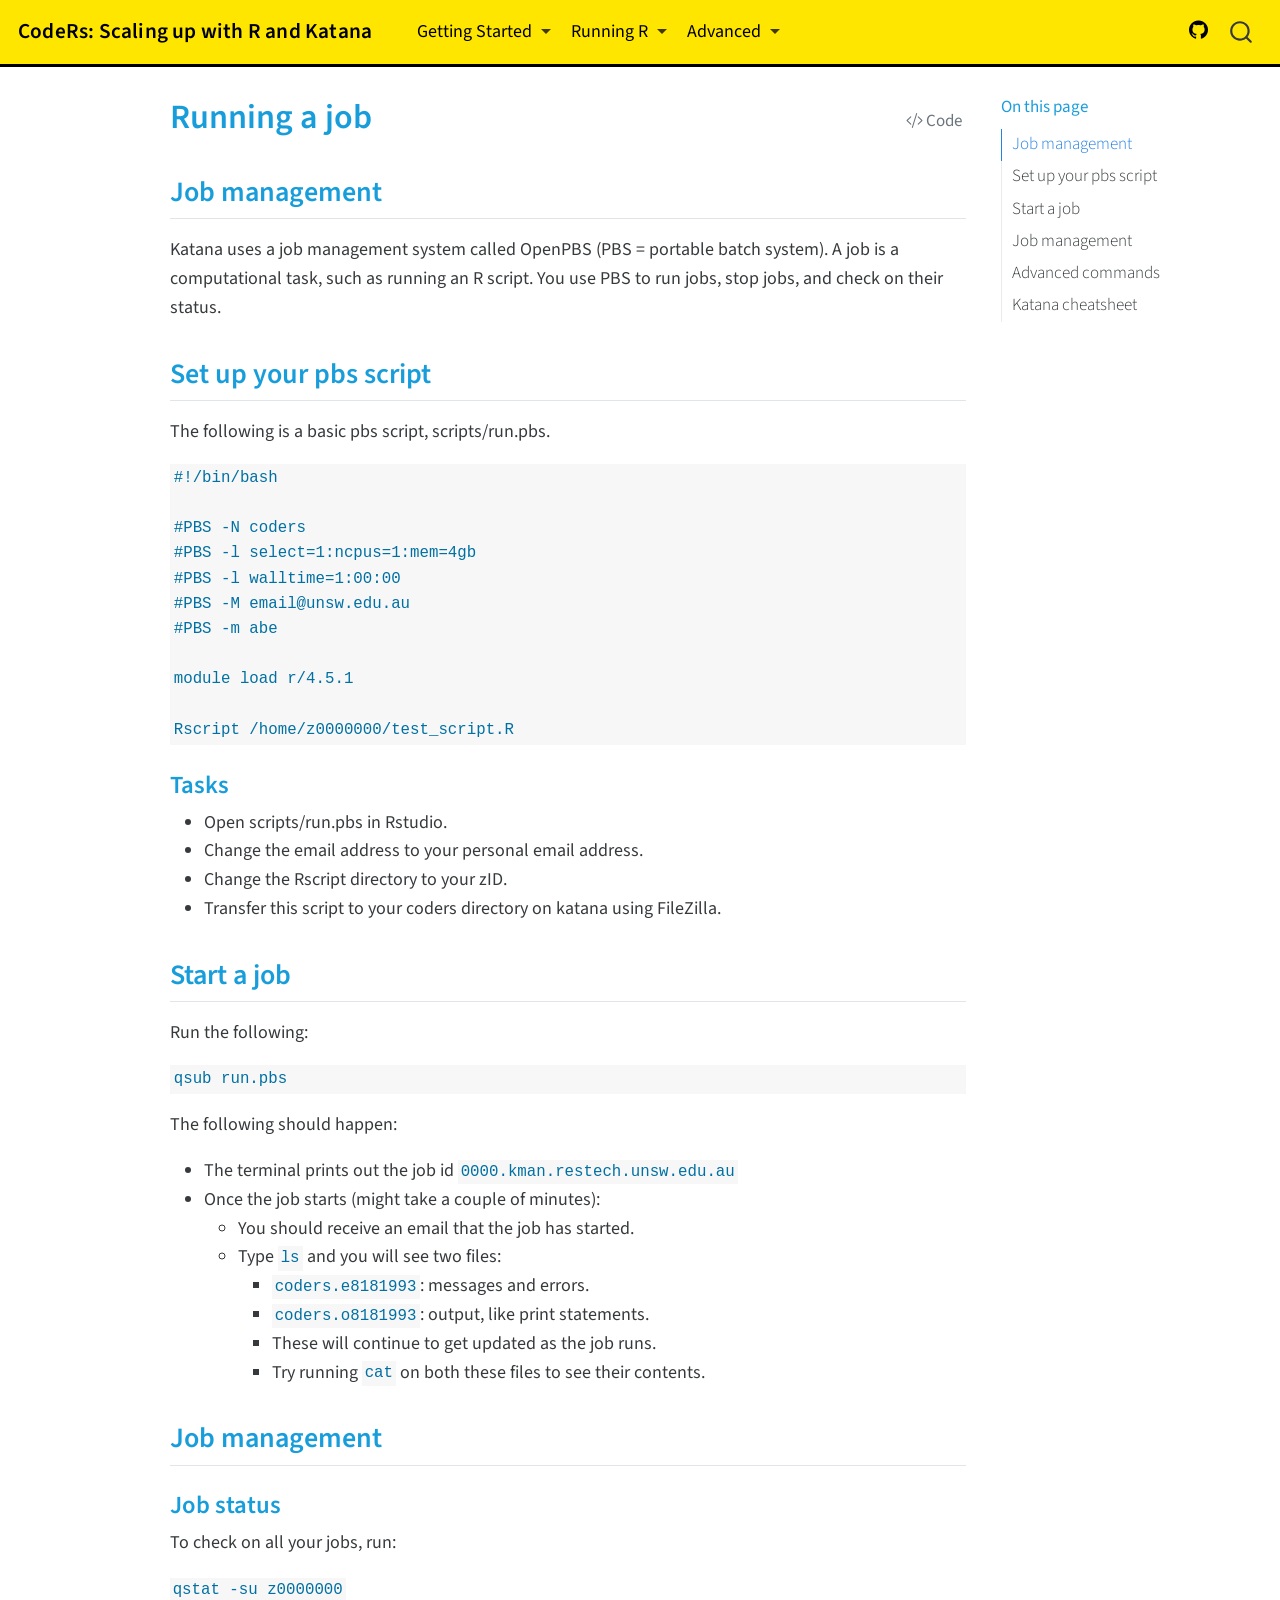
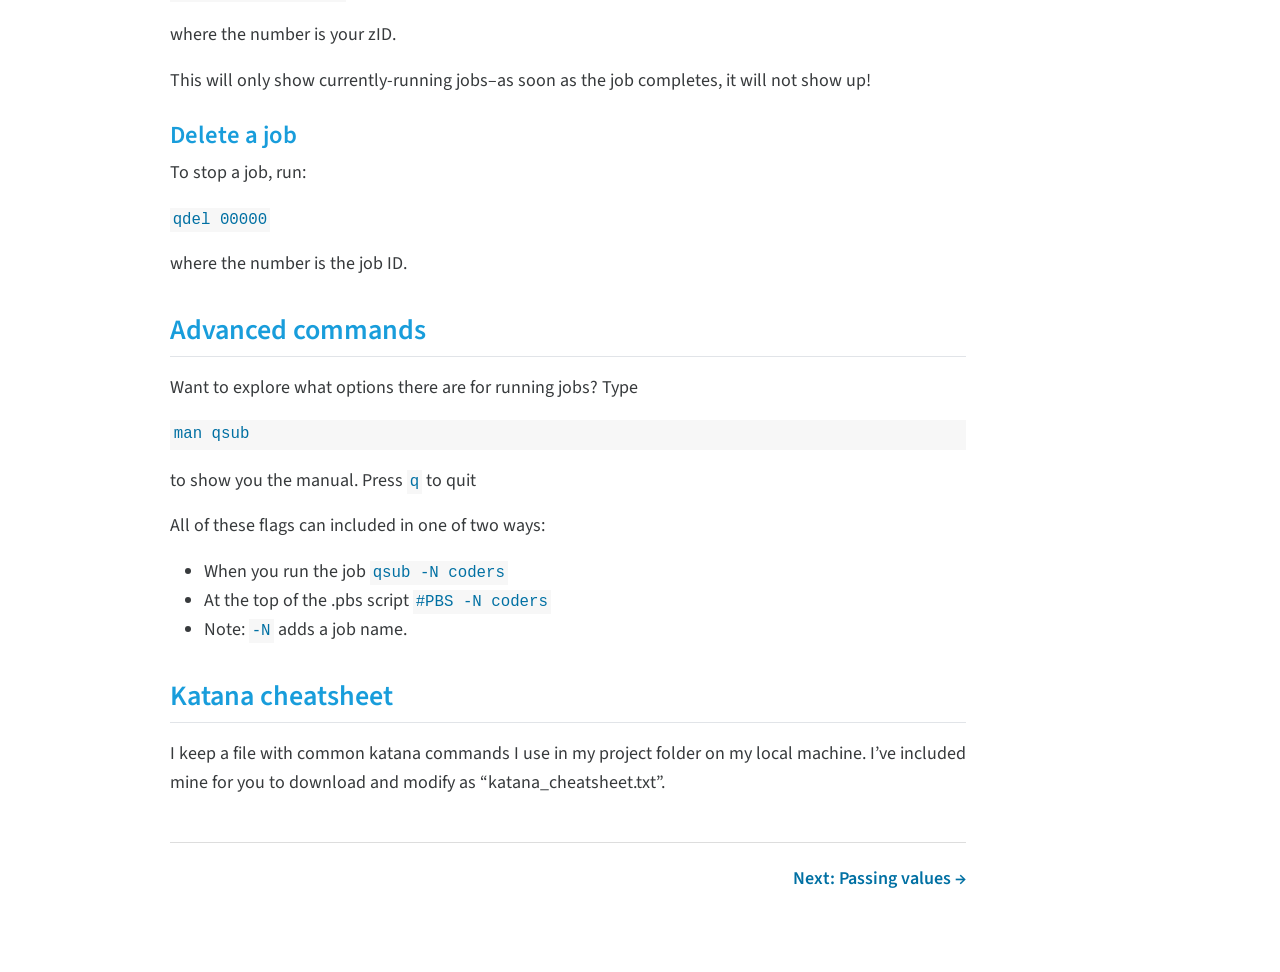
<file: docs/running_r/job.html>
<!DOCTYPE html>
<html xmlns="http://www.w3.org/1999/xhtml" lang="en" xml:lang="en"><head>

<meta charset="utf-8">
<meta name="generator" content="quarto-1.3.450">

<meta name="viewport" content="width=device-width, initial-scale=1.0, user-scalable=yes">


<title>CodeRs: Scaling up with R and Katana - Running a job</title>
<style>
code{white-space: pre-wrap;}
span.smallcaps{font-variant: small-caps;}
div.columns{display: flex; gap: min(4vw, 1.5em);}
div.column{flex: auto; overflow-x: auto;}
div.hanging-indent{margin-left: 1.5em; text-indent: -1.5em;}
ul.task-list{list-style: none;}
ul.task-list li input[type="checkbox"] {
  width: 0.8em;
  margin: 0 0.8em 0.2em -1em; /* quarto-specific, see https://github.com/quarto-dev/quarto-cli/issues/4556 */ 
  vertical-align: middle;
}
/* CSS for syntax highlighting */
pre > code.sourceCode { white-space: pre; position: relative; }
pre > code.sourceCode > span { display: inline-block; line-height: 1.25; }
pre > code.sourceCode > span:empty { height: 1.2em; }
.sourceCode { overflow: visible; }
code.sourceCode > span { color: inherit; text-decoration: inherit; }
div.sourceCode { margin: 1em 0; }
pre.sourceCode { margin: 0; }
@media screen {
div.sourceCode { overflow: auto; }
}
@media print {
pre > code.sourceCode { white-space: pre-wrap; }
pre > code.sourceCode > span { text-indent: -5em; padding-left: 5em; }
}
pre.numberSource code
  { counter-reset: source-line 0; }
pre.numberSource code > span
  { position: relative; left: -4em; counter-increment: source-line; }
pre.numberSource code > span > a:first-child::before
  { content: counter(source-line);
    position: relative; left: -1em; text-align: right; vertical-align: baseline;
    border: none; display: inline-block;
    -webkit-touch-callout: none; -webkit-user-select: none;
    -khtml-user-select: none; -moz-user-select: none;
    -ms-user-select: none; user-select: none;
    padding: 0 4px; width: 4em;
  }
pre.numberSource { margin-left: 3em;  padding-left: 4px; }
div.sourceCode
  {   }
@media screen {
pre > code.sourceCode > span > a:first-child::before { text-decoration: underline; }
}
</style>


<script src="../site_libs/quarto-nav/quarto-nav.js"></script>
<script src="../site_libs/quarto-nav/headroom.min.js"></script>
<script src="../site_libs/clipboard/clipboard.min.js"></script>
<script src="../site_libs/quarto-search/autocomplete.umd.js"></script>
<script src="../site_libs/quarto-search/fuse.min.js"></script>
<script src="../site_libs/quarto-search/quarto-search.js"></script>
<meta name="quarto:offset" content="../">
<script src="../site_libs/quarto-html/quarto.js"></script>
<script src="../site_libs/quarto-html/popper.min.js"></script>
<script src="../site_libs/quarto-html/tippy.umd.min.js"></script>
<script src="../site_libs/quarto-html/anchor.min.js"></script>
<link href="../site_libs/quarto-html/tippy.css" rel="stylesheet">
<link href="../site_libs/quarto-html/quarto-syntax-highlighting.css" rel="stylesheet" id="quarto-text-highlighting-styles">
<script src="../site_libs/bootstrap/bootstrap.min.js"></script>
<link href="../site_libs/bootstrap/bootstrap-icons.css" rel="stylesheet">
<link href="../site_libs/bootstrap/bootstrap.min.css" rel="stylesheet" id="quarto-bootstrap" data-mode="light">
<script id="quarto-search-options" type="application/json">{
  "location": "navbar",
  "copy-button": false,
  "collapse-after": 3,
  "panel-placement": "end",
  "type": "overlay",
  "limit": 20,
  "language": {
    "search-no-results-text": "No results",
    "search-matching-documents-text": "matching documents",
    "search-copy-link-title": "Copy link to search",
    "search-hide-matches-text": "Hide additional matches",
    "search-more-match-text": "more match in this document",
    "search-more-matches-text": "more matches in this document",
    "search-clear-button-title": "Clear",
    "search-detached-cancel-button-title": "Cancel",
    "search-submit-button-title": "Submit",
    "search-label": "Search"
  }
}</script>


<link rel="stylesheet" href="../styles.css">
</head>

<body class="nav-fixed">

<div id="quarto-search-results"></div>
  <header id="quarto-header" class="headroom fixed-top">
    <nav class="navbar navbar-expand-lg navbar-dark ">
      <div class="navbar-container container-fluid">
      <div class="navbar-brand-container">
    <a class="navbar-brand" href="../index.html">
    <span class="navbar-title">CodeRs: Scaling up with R and Katana</span>
    </a>
  </div>
            <div id="quarto-search" class="" title="Search"></div>
          <button class="navbar-toggler" type="button" data-bs-toggle="collapse" data-bs-target="#navbarCollapse" aria-controls="navbarCollapse" aria-expanded="false" aria-label="Toggle navigation" onclick="if (window.quartoToggleHeadroom) { window.quartoToggleHeadroom(); }">
  <span class="navbar-toggler-icon"></span>
</button>
          <div class="collapse navbar-collapse" id="navbarCollapse">
            <ul class="navbar-nav navbar-nav-scroll me-auto">
  <li class="nav-item dropdown ">
    <a class="nav-link dropdown-toggle" href="#" id="nav-menu-getting-started" role="button" data-bs-toggle="dropdown" aria-expanded="false" rel="" target="">
 <span class="menu-text">Getting Started</span>
    </a>
    <ul class="dropdown-menu" aria-labelledby="nav-menu-getting-started">    
        <li>
    <a class="dropdown-item" href="../getting_started/login.html" rel="" target="">
 <span class="dropdown-text">Logging in</span></a>
  </li>  
        <li>
    <a class="dropdown-item" href="../getting_started/commands.html" rel="" target="">
 <span class="dropdown-text">Shell commands</span></a>
  </li>  
        <li>
    <a class="dropdown-item" href="../getting_started/transfer.html" rel="" target="">
 <span class="dropdown-text">Transferring files</span></a>
  </li>  
    </ul>
  </li>
  <li class="nav-item dropdown ">
    <a class="nav-link dropdown-toggle" href="#" id="nav-menu-running-r" role="button" data-bs-toggle="dropdown" aria-expanded="false" rel="" target="">
 <span class="menu-text">Running R</span>
    </a>
    <ul class="dropdown-menu" aria-labelledby="nav-menu-running-r">    
        <li>
    <a class="dropdown-item" href="../running_r/interactive.html" rel="" target="">
 <span class="dropdown-text">Interactive R session</span></a>
  </li>  
        <li>
    <a class="dropdown-item" href="../running_r/job.html" rel="" target="">
 <span class="dropdown-text">Running a job</span></a>
  </li>  
    </ul>
  </li>
  <li class="nav-item dropdown ">
    <a class="nav-link dropdown-toggle" href="#" id="nav-menu-advanced" role="button" data-bs-toggle="dropdown" aria-expanded="false" rel="" target="">
 <span class="menu-text">Advanced</span>
    </a>
    <ul class="dropdown-menu" aria-labelledby="nav-menu-advanced">    
        <li>
    <a class="dropdown-item" href="../advanced/environment.html" rel="" target="">
 <span class="dropdown-text">Passing values</span></a>
  </li>  
        <li>
    <a class="dropdown-item" href="../advanced/loops.html" rel="" target="">
 <span class="dropdown-text">Loops</span></a>
  </li>  
        <li>
    <a class="dropdown-item" href="../advanced/advice.html" rel="" target="">
 <span class="dropdown-text">Misc Advice</span></a>
  </li>  
    </ul>
  </li>
</ul>
            <ul class="navbar-nav navbar-nav-scroll ms-auto">
  <li class="nav-item compact">
    <a class="nav-link" href="https://github.com/kristenbhunter/codeRs_katana_workshop" rel="" target=""><i class="bi bi-github" role="img" aria-label="GitHub">
</i> 
 <span class="menu-text"></span></a>
  </li>  
</ul>
            <div class="quarto-navbar-tools">
</div>
          </div> <!-- /navcollapse -->
      </div> <!-- /container-fluid -->
    </nav>
</header>
<!-- content -->
<div id="quarto-content" class="quarto-container page-columns page-rows-contents page-layout-article page-navbar">
<!-- sidebar -->
<!-- margin-sidebar -->
    <div id="quarto-margin-sidebar" class="sidebar margin-sidebar">
        <nav id="TOC" role="doc-toc" class="toc-active">
    <h2 id="toc-title">On this page</h2>
   
  <ul>
  <li><a href="#job-management" id="toc-job-management" class="nav-link active" data-scroll-target="#job-management">Job management</a></li>
  <li><a href="#set-up-your-pbs-script" id="toc-set-up-your-pbs-script" class="nav-link" data-scroll-target="#set-up-your-pbs-script">Set up your pbs script</a>
  <ul class="collapse">
  <li><a href="#tasks" id="toc-tasks" class="nav-link" data-scroll-target="#tasks">Tasks</a></li>
  </ul></li>
  <li><a href="#start-a-job" id="toc-start-a-job" class="nav-link" data-scroll-target="#start-a-job">Start a job</a></li>
  <li><a href="#job-management-1" id="toc-job-management-1" class="nav-link" data-scroll-target="#job-management-1">Job management</a>
  <ul class="collapse">
  <li><a href="#job-status" id="toc-job-status" class="nav-link" data-scroll-target="#job-status">Job status</a></li>
  <li><a href="#delete-a-job" id="toc-delete-a-job" class="nav-link" data-scroll-target="#delete-a-job">Delete a job</a></li>
  </ul></li>
  <li><a href="#advanced-commands" id="toc-advanced-commands" class="nav-link" data-scroll-target="#advanced-commands">Advanced commands</a></li>
  <li><a href="#katana-cheatsheet" id="toc-katana-cheatsheet" class="nav-link" data-scroll-target="#katana-cheatsheet">Katana cheatsheet</a></li>
  </ul>
</nav>
    </div>
<!-- main -->
<main class="content" id="quarto-document-content">

<header id="title-block-header" class="quarto-title-block default">
<div class="quarto-title">
<div class="quarto-title-block"><div><h1 class="title">Running a job</h1><button type="button" class="btn code-tools-button" id="quarto-code-tools-source"><i class="bi"></i> Code</button></div></div>
</div>



<div class="quarto-title-meta">

    
  
    
  </div>
  

</header>

<section id="job-management" class="level2">
<h2 class="anchored" data-anchor-id="job-management">Job management</h2>
<p>Katana uses a job management system called OpenPBS (PBS = portable batch system). A job is a computational task, such as running an R script. You use PBS to run jobs, stop jobs, and check on their status.</p>
</section>
<section id="set-up-your-pbs-script" class="level2">
<h2 class="anchored" data-anchor-id="set-up-your-pbs-script">Set up your pbs script</h2>
<p>The following is a basic pbs script, scripts/run.pbs.</p>
<pre><code>#!/bin/bash

#PBS -N coders
#PBS -l select=1:ncpus=1:mem=4gb
#PBS -l walltime=1:00:00
#PBS -M email@unsw.edu.au
#PBS -m abe

module load r/4.5.1

Rscript /home/z0000000/test_script.R</code></pre>
<section id="tasks" class="level3">
<h3 class="anchored" data-anchor-id="tasks">Tasks</h3>
<ul>
<li>Open scripts/run.pbs in Rstudio.</li>
<li>Change the email address to your personal email address.</li>
<li>Change the Rscript directory to your zID.</li>
<li>Transfer this script to your coders directory on katana using FileZilla.</li>
</ul>
</section>
</section>
<section id="start-a-job" class="level2">
<h2 class="anchored" data-anchor-id="start-a-job">Start a job</h2>
<p>Run the following:</p>
<pre><code>qsub run.pbs</code></pre>
<p>The following should happen:</p>
<ul>
<li>The terminal prints out the job id <code>0000.kman.restech.unsw.edu.au</code></li>
<li>Once the job starts (might take a couple of minutes):
<ul>
<li>You should receive an email that the job has started.</li>
<li>Type <code>ls</code> and you will see two files:
<ul>
<li><code>coders.e8181993</code>: messages and errors.</li>
<li><code>coders.o8181993</code>: output, like print statements.</li>
<li>These will continue to get updated as the job runs.</li>
<li>Try running <code>cat</code> on both these files to see their contents.</li>
</ul></li>
</ul></li>
</ul>
</section>
<section id="job-management-1" class="level2">
<h2 class="anchored" data-anchor-id="job-management-1">Job management</h2>
<section id="job-status" class="level3">
<h3 class="anchored" data-anchor-id="job-status">Job status</h3>
<p>To check on all your jobs, run:</p>
<p><code>qstat -su z0000000</code></p>
<p>where the number is your zID.</p>
<p>This will only show currently-running jobs–as soon as the job completes, it will not show up!</p>
</section>
<section id="delete-a-job" class="level3">
<h3 class="anchored" data-anchor-id="delete-a-job">Delete a job</h3>
<p>To stop a job, run:</p>
<p><code>qdel 00000</code></p>
<p>where the number is the job ID.</p>
</section>
</section>
<section id="advanced-commands" class="level2">
<h2 class="anchored" data-anchor-id="advanced-commands">Advanced commands</h2>
<p>Want to explore what options there are for running jobs? Type</p>
<pre><code>man qsub</code></pre>
<p>to show you the manual. Press <code>q</code> to quit</p>
<p>All of these flags can included in one of two ways:</p>
<ul>
<li>When you run the job <code>qsub -N coders</code></li>
<li>At the top of the .pbs script <code>#PBS -N coders</code></li>
<li>Note: <code>-N</code> adds a job name.</li>
</ul>
</section>
<section id="katana-cheatsheet" class="level2">
<h2 class="anchored" data-anchor-id="katana-cheatsheet">Katana cheatsheet</h2>
<p>I keep a file with common katana commands I use in my project folder on my local machine. I’ve included mine for you to download and modify as “katana_cheatsheet.txt”.</p>
<div class="page-nav">
<p><span class="nav-spacer"></span></p>
<p><a href="advanced/environment.qmd">Next: Passing values →</a></p>
</div>


<!-- -->

</section>

</main> <!-- /main -->
<script id="quarto-html-after-body" type="application/javascript">
window.document.addEventListener("DOMContentLoaded", function (event) {
  const toggleBodyColorMode = (bsSheetEl) => {
    const mode = bsSheetEl.getAttribute("data-mode");
    const bodyEl = window.document.querySelector("body");
    if (mode === "dark") {
      bodyEl.classList.add("quarto-dark");
      bodyEl.classList.remove("quarto-light");
    } else {
      bodyEl.classList.add("quarto-light");
      bodyEl.classList.remove("quarto-dark");
    }
  }
  const toggleBodyColorPrimary = () => {
    const bsSheetEl = window.document.querySelector("link#quarto-bootstrap");
    if (bsSheetEl) {
      toggleBodyColorMode(bsSheetEl);
    }
  }
  toggleBodyColorPrimary();  
  const icon = "";
  const anchorJS = new window.AnchorJS();
  anchorJS.options = {
    placement: 'right',
    icon: icon
  };
  anchorJS.add('.anchored');
  const isCodeAnnotation = (el) => {
    for (const clz of el.classList) {
      if (clz.startsWith('code-annotation-')) {                     
        return true;
      }
    }
    return false;
  }
  const clipboard = new window.ClipboardJS('.code-copy-button', {
    text: function(trigger) {
      const codeEl = trigger.previousElementSibling.cloneNode(true);
      for (const childEl of codeEl.children) {
        if (isCodeAnnotation(childEl)) {
          childEl.remove();
        }
      }
      return codeEl.innerText;
    }
  });
  clipboard.on('success', function(e) {
    // button target
    const button = e.trigger;
    // don't keep focus
    button.blur();
    // flash "checked"
    button.classList.add('code-copy-button-checked');
    var currentTitle = button.getAttribute("title");
    button.setAttribute("title", "Copied!");
    let tooltip;
    if (window.bootstrap) {
      button.setAttribute("data-bs-toggle", "tooltip");
      button.setAttribute("data-bs-placement", "left");
      button.setAttribute("data-bs-title", "Copied!");
      tooltip = new bootstrap.Tooltip(button, 
        { trigger: "manual", 
          customClass: "code-copy-button-tooltip",
          offset: [0, -8]});
      tooltip.show();    
    }
    setTimeout(function() {
      if (tooltip) {
        tooltip.hide();
        button.removeAttribute("data-bs-title");
        button.removeAttribute("data-bs-toggle");
        button.removeAttribute("data-bs-placement");
      }
      button.setAttribute("title", currentTitle);
      button.classList.remove('code-copy-button-checked');
    }, 1000);
    // clear code selection
    e.clearSelection();
  });
  const viewSource = window.document.getElementById('quarto-view-source') ||
                     window.document.getElementById('quarto-code-tools-source');
  if (viewSource) {
    const sourceUrl = viewSource.getAttribute("data-quarto-source-url");
    viewSource.addEventListener("click", function(e) {
      if (sourceUrl) {
        // rstudio viewer pane
        if (/\bcapabilities=\b/.test(window.location)) {
          window.open(sourceUrl);
        } else {
          window.location.href = sourceUrl;
        }
      } else {
        const modal = new bootstrap.Modal(document.getElementById('quarto-embedded-source-code-modal'));
        modal.show();
      }
      return false;
    });
  }
  function toggleCodeHandler(show) {
    return function(e) {
      const detailsSrc = window.document.querySelectorAll(".cell > details > .sourceCode");
      for (let i=0; i<detailsSrc.length; i++) {
        const details = detailsSrc[i].parentElement;
        if (show) {
          details.open = true;
        } else {
          details.removeAttribute("open");
        }
      }
      const cellCodeDivs = window.document.querySelectorAll(".cell > .sourceCode");
      const fromCls = show ? "hidden" : "unhidden";
      const toCls = show ? "unhidden" : "hidden";
      for (let i=0; i<cellCodeDivs.length; i++) {
        const codeDiv = cellCodeDivs[i];
        if (codeDiv.classList.contains(fromCls)) {
          codeDiv.classList.remove(fromCls);
          codeDiv.classList.add(toCls);
        } 
      }
      return false;
    }
  }
  const hideAllCode = window.document.getElementById("quarto-hide-all-code");
  if (hideAllCode) {
    hideAllCode.addEventListener("click", toggleCodeHandler(false));
  }
  const showAllCode = window.document.getElementById("quarto-show-all-code");
  if (showAllCode) {
    showAllCode.addEventListener("click", toggleCodeHandler(true));
  }
  function tippyHover(el, contentFn) {
    const config = {
      allowHTML: true,
      content: contentFn,
      maxWidth: 500,
      delay: 100,
      arrow: false,
      appendTo: function(el) {
          return el.parentElement;
      },
      interactive: true,
      interactiveBorder: 10,
      theme: 'quarto',
      placement: 'bottom-start'
    };
    window.tippy(el, config); 
  }
  const noterefs = window.document.querySelectorAll('a[role="doc-noteref"]');
  for (var i=0; i<noterefs.length; i++) {
    const ref = noterefs[i];
    tippyHover(ref, function() {
      // use id or data attribute instead here
      let href = ref.getAttribute('data-footnote-href') || ref.getAttribute('href');
      try { href = new URL(href).hash; } catch {}
      const id = href.replace(/^#\/?/, "");
      const note = window.document.getElementById(id);
      return note.innerHTML;
    });
  }
      let selectedAnnoteEl;
      const selectorForAnnotation = ( cell, annotation) => {
        let cellAttr = 'data-code-cell="' + cell + '"';
        let lineAttr = 'data-code-annotation="' +  annotation + '"';
        const selector = 'span[' + cellAttr + '][' + lineAttr + ']';
        return selector;
      }
      const selectCodeLines = (annoteEl) => {
        const doc = window.document;
        const targetCell = annoteEl.getAttribute("data-target-cell");
        const targetAnnotation = annoteEl.getAttribute("data-target-annotation");
        const annoteSpan = window.document.querySelector(selectorForAnnotation(targetCell, targetAnnotation));
        const lines = annoteSpan.getAttribute("data-code-lines").split(",");
        const lineIds = lines.map((line) => {
          return targetCell + "-" + line;
        })
        let top = null;
        let height = null;
        let parent = null;
        if (lineIds.length > 0) {
            //compute the position of the single el (top and bottom and make a div)
            const el = window.document.getElementById(lineIds[0]);
            top = el.offsetTop;
            height = el.offsetHeight;
            parent = el.parentElement.parentElement;
          if (lineIds.length > 1) {
            const lastEl = window.document.getElementById(lineIds[lineIds.length - 1]);
            const bottom = lastEl.offsetTop + lastEl.offsetHeight;
            height = bottom - top;
          }
          if (top !== null && height !== null && parent !== null) {
            // cook up a div (if necessary) and position it 
            let div = window.document.getElementById("code-annotation-line-highlight");
            if (div === null) {
              div = window.document.createElement("div");
              div.setAttribute("id", "code-annotation-line-highlight");
              div.style.position = 'absolute';
              parent.appendChild(div);
            }
            div.style.top = top - 2 + "px";
            div.style.height = height + 4 + "px";
            let gutterDiv = window.document.getElementById("code-annotation-line-highlight-gutter");
            if (gutterDiv === null) {
              gutterDiv = window.document.createElement("div");
              gutterDiv.setAttribute("id", "code-annotation-line-highlight-gutter");
              gutterDiv.style.position = 'absolute';
              const codeCell = window.document.getElementById(targetCell);
              const gutter = codeCell.querySelector('.code-annotation-gutter');
              gutter.appendChild(gutterDiv);
            }
            gutterDiv.style.top = top - 2 + "px";
            gutterDiv.style.height = height + 4 + "px";
          }
          selectedAnnoteEl = annoteEl;
        }
      };
      const unselectCodeLines = () => {
        const elementsIds = ["code-annotation-line-highlight", "code-annotation-line-highlight-gutter"];
        elementsIds.forEach((elId) => {
          const div = window.document.getElementById(elId);
          if (div) {
            div.remove();
          }
        });
        selectedAnnoteEl = undefined;
      };
      // Attach click handler to the DT
      const annoteDls = window.document.querySelectorAll('dt[data-target-cell]');
      for (const annoteDlNode of annoteDls) {
        annoteDlNode.addEventListener('click', (event) => {
          const clickedEl = event.target;
          if (clickedEl !== selectedAnnoteEl) {
            unselectCodeLines();
            const activeEl = window.document.querySelector('dt[data-target-cell].code-annotation-active');
            if (activeEl) {
              activeEl.classList.remove('code-annotation-active');
            }
            selectCodeLines(clickedEl);
            clickedEl.classList.add('code-annotation-active');
          } else {
            // Unselect the line
            unselectCodeLines();
            clickedEl.classList.remove('code-annotation-active');
          }
        });
      }
  const findCites = (el) => {
    const parentEl = el.parentElement;
    if (parentEl) {
      const cites = parentEl.dataset.cites;
      if (cites) {
        return {
          el,
          cites: cites.split(' ')
        };
      } else {
        return findCites(el.parentElement)
      }
    } else {
      return undefined;
    }
  };
  var bibliorefs = window.document.querySelectorAll('a[role="doc-biblioref"]');
  for (var i=0; i<bibliorefs.length; i++) {
    const ref = bibliorefs[i];
    const citeInfo = findCites(ref);
    if (citeInfo) {
      tippyHover(citeInfo.el, function() {
        var popup = window.document.createElement('div');
        citeInfo.cites.forEach(function(cite) {
          var citeDiv = window.document.createElement('div');
          citeDiv.classList.add('hanging-indent');
          citeDiv.classList.add('csl-entry');
          var biblioDiv = window.document.getElementById('ref-' + cite);
          if (biblioDiv) {
            citeDiv.innerHTML = biblioDiv.innerHTML;
          }
          popup.appendChild(citeDiv);
        });
        return popup.innerHTML;
      });
    }
  }
});
</script><div class="modal fade" id="quarto-embedded-source-code-modal" tabindex="-1" aria-labelledby="quarto-embedded-source-code-modal-label" aria-hidden="true"><div class="modal-dialog modal-dialog-scrollable"><div class="modal-content"><div class="modal-header"><h5 class="modal-title" id="quarto-embedded-source-code-modal-label">Source Code</h5><button class="btn-close" data-bs-dismiss="modal"></button></div><div class="modal-body"><div class="">
<div class="sourceCode" id="cb4" data-shortcodes="false"><pre class="sourceCode markdown code-with-copy"><code class="sourceCode markdown"><span id="cb4-1"><a href="#cb4-1" aria-hidden="true" tabindex="-1"></a><span class="co">---</span></span>
<span id="cb4-2"><a href="#cb4-2" aria-hidden="true" tabindex="-1"></a><span class="an">title:</span><span class="co"> "Running a job"</span></span>
<span id="cb4-3"><a href="#cb4-3" aria-hidden="true" tabindex="-1"></a><span class="co">---</span></span>
<span id="cb4-4"><a href="#cb4-4" aria-hidden="true" tabindex="-1"></a></span>
<span id="cb4-5"><a href="#cb4-5" aria-hidden="true" tabindex="-1"></a><span class="fu">## Job management</span></span>
<span id="cb4-6"><a href="#cb4-6" aria-hidden="true" tabindex="-1"></a></span>
<span id="cb4-7"><a href="#cb4-7" aria-hidden="true" tabindex="-1"></a>Katana uses a job management system called OpenPBS (PBS = portable batch system). A job is a computational task, such as running an R script. You use PBS to run jobs, stop jobs, and check on their status.</span>
<span id="cb4-8"><a href="#cb4-8" aria-hidden="true" tabindex="-1"></a></span>
<span id="cb4-9"><a href="#cb4-9" aria-hidden="true" tabindex="-1"></a><span class="fu">## Set up your pbs script</span></span>
<span id="cb4-10"><a href="#cb4-10" aria-hidden="true" tabindex="-1"></a></span>
<span id="cb4-11"><a href="#cb4-11" aria-hidden="true" tabindex="-1"></a>The following is a basic pbs script, scripts/run.pbs.</span>
<span id="cb4-12"><a href="#cb4-12" aria-hidden="true" tabindex="-1"></a></span>
<span id="cb4-13"><a href="#cb4-13" aria-hidden="true" tabindex="-1"></a><span class="in">```</span></span>
<span id="cb4-14"><a href="#cb4-14" aria-hidden="true" tabindex="-1"></a><span class="in">#!/bin/bash</span></span>
<span id="cb4-15"><a href="#cb4-15" aria-hidden="true" tabindex="-1"></a></span>
<span id="cb4-16"><a href="#cb4-16" aria-hidden="true" tabindex="-1"></a><span class="in">#PBS -N coders</span></span>
<span id="cb4-17"><a href="#cb4-17" aria-hidden="true" tabindex="-1"></a><span class="in">#PBS -l select=1:ncpus=1:mem=4gb</span></span>
<span id="cb4-18"><a href="#cb4-18" aria-hidden="true" tabindex="-1"></a><span class="in">#PBS -l walltime=1:00:00</span></span>
<span id="cb4-19"><a href="#cb4-19" aria-hidden="true" tabindex="-1"></a><span class="in">#PBS -M email@unsw.edu.au</span></span>
<span id="cb4-20"><a href="#cb4-20" aria-hidden="true" tabindex="-1"></a><span class="in">#PBS -m abe</span></span>
<span id="cb4-21"><a href="#cb4-21" aria-hidden="true" tabindex="-1"></a></span>
<span id="cb4-22"><a href="#cb4-22" aria-hidden="true" tabindex="-1"></a><span class="in">module load r/4.5.1</span></span>
<span id="cb4-23"><a href="#cb4-23" aria-hidden="true" tabindex="-1"></a></span>
<span id="cb4-24"><a href="#cb4-24" aria-hidden="true" tabindex="-1"></a><span class="in">Rscript /home/z0000000/test_script.R</span></span>
<span id="cb4-25"><a href="#cb4-25" aria-hidden="true" tabindex="-1"></a><span class="in">```</span></span>
<span id="cb4-26"><a href="#cb4-26" aria-hidden="true" tabindex="-1"></a></span>
<span id="cb4-27"><a href="#cb4-27" aria-hidden="true" tabindex="-1"></a><span class="fu">### Tasks</span></span>
<span id="cb4-28"><a href="#cb4-28" aria-hidden="true" tabindex="-1"></a></span>
<span id="cb4-29"><a href="#cb4-29" aria-hidden="true" tabindex="-1"></a><span class="ss">- </span>Open scripts/run.pbs in Rstudio.</span>
<span id="cb4-30"><a href="#cb4-30" aria-hidden="true" tabindex="-1"></a><span class="ss">- </span>Change the email address to your personal email address.</span>
<span id="cb4-31"><a href="#cb4-31" aria-hidden="true" tabindex="-1"></a><span class="ss">- </span>Change the Rscript directory to your zID.</span>
<span id="cb4-32"><a href="#cb4-32" aria-hidden="true" tabindex="-1"></a><span class="ss">- </span>Transfer this script to your coders directory on katana using FileZilla.</span>
<span id="cb4-33"><a href="#cb4-33" aria-hidden="true" tabindex="-1"></a></span>
<span id="cb4-34"><a href="#cb4-34" aria-hidden="true" tabindex="-1"></a></span>
<span id="cb4-35"><a href="#cb4-35" aria-hidden="true" tabindex="-1"></a><span class="fu">## Start a job</span></span>
<span id="cb4-36"><a href="#cb4-36" aria-hidden="true" tabindex="-1"></a></span>
<span id="cb4-37"><a href="#cb4-37" aria-hidden="true" tabindex="-1"></a>Run the following:</span>
<span id="cb4-38"><a href="#cb4-38" aria-hidden="true" tabindex="-1"></a></span>
<span id="cb4-39"><a href="#cb4-39" aria-hidden="true" tabindex="-1"></a><span class="in">```</span></span>
<span id="cb4-40"><a href="#cb4-40" aria-hidden="true" tabindex="-1"></a><span class="in">qsub run.pbs</span></span>
<span id="cb4-41"><a href="#cb4-41" aria-hidden="true" tabindex="-1"></a><span class="in">```</span></span>
<span id="cb4-42"><a href="#cb4-42" aria-hidden="true" tabindex="-1"></a></span>
<span id="cb4-43"><a href="#cb4-43" aria-hidden="true" tabindex="-1"></a>The following should happen:</span>
<span id="cb4-44"><a href="#cb4-44" aria-hidden="true" tabindex="-1"></a></span>
<span id="cb4-45"><a href="#cb4-45" aria-hidden="true" tabindex="-1"></a><span class="ss">- </span>The terminal prints out the job id <span class="in">`0000.kman.restech.unsw.edu.au`</span></span>
<span id="cb4-46"><a href="#cb4-46" aria-hidden="true" tabindex="-1"></a><span class="ss">- </span>Once the job starts (might take a couple of minutes):</span>
<span id="cb4-47"><a href="#cb4-47" aria-hidden="true" tabindex="-1"></a><span class="ss">  - </span>You should receive an email that the job has started.</span>
<span id="cb4-48"><a href="#cb4-48" aria-hidden="true" tabindex="-1"></a><span class="ss">  - </span>Type <span class="in">`ls`</span> and you will see two files:</span>
<span id="cb4-49"><a href="#cb4-49" aria-hidden="true" tabindex="-1"></a><span class="ss">    - </span><span class="in">`coders.e8181993`</span>: messages and errors.</span>
<span id="cb4-50"><a href="#cb4-50" aria-hidden="true" tabindex="-1"></a><span class="ss">    - </span><span class="in">`coders.o8181993`</span>: output, like print statements.</span>
<span id="cb4-51"><a href="#cb4-51" aria-hidden="true" tabindex="-1"></a><span class="ss">    - </span>These will continue to get updated as the job runs.</span>
<span id="cb4-52"><a href="#cb4-52" aria-hidden="true" tabindex="-1"></a><span class="ss">    - </span>Try running <span class="in">`cat`</span> on both these files to see their contents.</span>
<span id="cb4-53"><a href="#cb4-53" aria-hidden="true" tabindex="-1"></a>  </span>
<span id="cb4-54"><a href="#cb4-54" aria-hidden="true" tabindex="-1"></a></span>
<span id="cb4-55"><a href="#cb4-55" aria-hidden="true" tabindex="-1"></a><span class="fu">## Job management</span></span>
<span id="cb4-56"><a href="#cb4-56" aria-hidden="true" tabindex="-1"></a></span>
<span id="cb4-57"><a href="#cb4-57" aria-hidden="true" tabindex="-1"></a><span class="fu">### Job status</span></span>
<span id="cb4-58"><a href="#cb4-58" aria-hidden="true" tabindex="-1"></a></span>
<span id="cb4-59"><a href="#cb4-59" aria-hidden="true" tabindex="-1"></a>To check on all your jobs, run:</span>
<span id="cb4-60"><a href="#cb4-60" aria-hidden="true" tabindex="-1"></a></span>
<span id="cb4-61"><a href="#cb4-61" aria-hidden="true" tabindex="-1"></a><span class="in">`qstat -su z0000000`</span></span>
<span id="cb4-62"><a href="#cb4-62" aria-hidden="true" tabindex="-1"></a></span>
<span id="cb4-63"><a href="#cb4-63" aria-hidden="true" tabindex="-1"></a>where the number is your zID.</span>
<span id="cb4-64"><a href="#cb4-64" aria-hidden="true" tabindex="-1"></a></span>
<span id="cb4-65"><a href="#cb4-65" aria-hidden="true" tabindex="-1"></a>This will only show currently-running jobs--as soon as the job completes, it will not show up!</span>
<span id="cb4-66"><a href="#cb4-66" aria-hidden="true" tabindex="-1"></a></span>
<span id="cb4-67"><a href="#cb4-67" aria-hidden="true" tabindex="-1"></a><span class="fu">### Delete a job</span></span>
<span id="cb4-68"><a href="#cb4-68" aria-hidden="true" tabindex="-1"></a></span>
<span id="cb4-69"><a href="#cb4-69" aria-hidden="true" tabindex="-1"></a>To stop a job, run:</span>
<span id="cb4-70"><a href="#cb4-70" aria-hidden="true" tabindex="-1"></a></span>
<span id="cb4-71"><a href="#cb4-71" aria-hidden="true" tabindex="-1"></a><span class="in">`qdel 00000`</span></span>
<span id="cb4-72"><a href="#cb4-72" aria-hidden="true" tabindex="-1"></a></span>
<span id="cb4-73"><a href="#cb4-73" aria-hidden="true" tabindex="-1"></a>where the number is the job ID.</span>
<span id="cb4-74"><a href="#cb4-74" aria-hidden="true" tabindex="-1"></a></span>
<span id="cb4-75"><a href="#cb4-75" aria-hidden="true" tabindex="-1"></a><span class="fu">## Advanced commands</span></span>
<span id="cb4-76"><a href="#cb4-76" aria-hidden="true" tabindex="-1"></a></span>
<span id="cb4-77"><a href="#cb4-77" aria-hidden="true" tabindex="-1"></a>Want to explore what options there are for running jobs? Type</span>
<span id="cb4-78"><a href="#cb4-78" aria-hidden="true" tabindex="-1"></a></span>
<span id="cb4-79"><a href="#cb4-79" aria-hidden="true" tabindex="-1"></a><span class="in">```</span></span>
<span id="cb4-80"><a href="#cb4-80" aria-hidden="true" tabindex="-1"></a><span class="in">man qsub</span></span>
<span id="cb4-81"><a href="#cb4-81" aria-hidden="true" tabindex="-1"></a><span class="in">```</span></span>
<span id="cb4-82"><a href="#cb4-82" aria-hidden="true" tabindex="-1"></a></span>
<span id="cb4-83"><a href="#cb4-83" aria-hidden="true" tabindex="-1"></a>to show you the manual. Press <span class="in">`q`</span> to quit</span>
<span id="cb4-84"><a href="#cb4-84" aria-hidden="true" tabindex="-1"></a></span>
<span id="cb4-85"><a href="#cb4-85" aria-hidden="true" tabindex="-1"></a>All of these flags can included in one of two ways:</span>
<span id="cb4-86"><a href="#cb4-86" aria-hidden="true" tabindex="-1"></a></span>
<span id="cb4-87"><a href="#cb4-87" aria-hidden="true" tabindex="-1"></a><span class="ss">- </span>When you run the job <span class="in">`qsub -N coders`</span></span>
<span id="cb4-88"><a href="#cb4-88" aria-hidden="true" tabindex="-1"></a><span class="ss">- </span>At the top of the .pbs script <span class="in">`#PBS -N coders`</span></span>
<span id="cb4-89"><a href="#cb4-89" aria-hidden="true" tabindex="-1"></a><span class="ss">- </span>Note: <span class="in">`-N`</span> adds a job name.</span>
<span id="cb4-90"><a href="#cb4-90" aria-hidden="true" tabindex="-1"></a></span>
<span id="cb4-91"><a href="#cb4-91" aria-hidden="true" tabindex="-1"></a><span class="fu">## Katana cheatsheet</span></span>
<span id="cb4-92"><a href="#cb4-92" aria-hidden="true" tabindex="-1"></a></span>
<span id="cb4-93"><a href="#cb4-93" aria-hidden="true" tabindex="-1"></a>I keep a file with common katana commands I use in my project folder on my local machine.  I've included mine for you to download and modify as "katana_cheatsheet.txt".</span>
<span id="cb4-94"><a href="#cb4-94" aria-hidden="true" tabindex="-1"></a></span>
<span id="cb4-95"><a href="#cb4-95" aria-hidden="true" tabindex="-1"></a></span>
<span id="cb4-96"><a href="#cb4-96" aria-hidden="true" tabindex="-1"></a>::: {.page-nav}</span>
<span id="cb4-97"><a href="#cb4-97" aria-hidden="true" tabindex="-1"></a><span class="kw">&lt;span</span> <span class="er">class</span><span class="ot">=</span><span class="st">"nav-spacer"</span><span class="kw">&gt;&lt;/span&gt;</span></span>
<span id="cb4-98"><a href="#cb4-98" aria-hidden="true" tabindex="-1"></a></span>
<span id="cb4-99"><a href="#cb4-99" aria-hidden="true" tabindex="-1"></a><span class="co">[</span><span class="ot">Next: Passing values →</span><span class="co">](advanced/environment.qmd)</span></span>
<span id="cb4-100"><a href="#cb4-100" aria-hidden="true" tabindex="-1"></a>:::</span></code><button title="Copy to Clipboard" class="code-copy-button"><i class="bi"></i></button></pre></div>
</div></div></div></div></div>
</div> <!-- /content -->



</body></html>
</file>
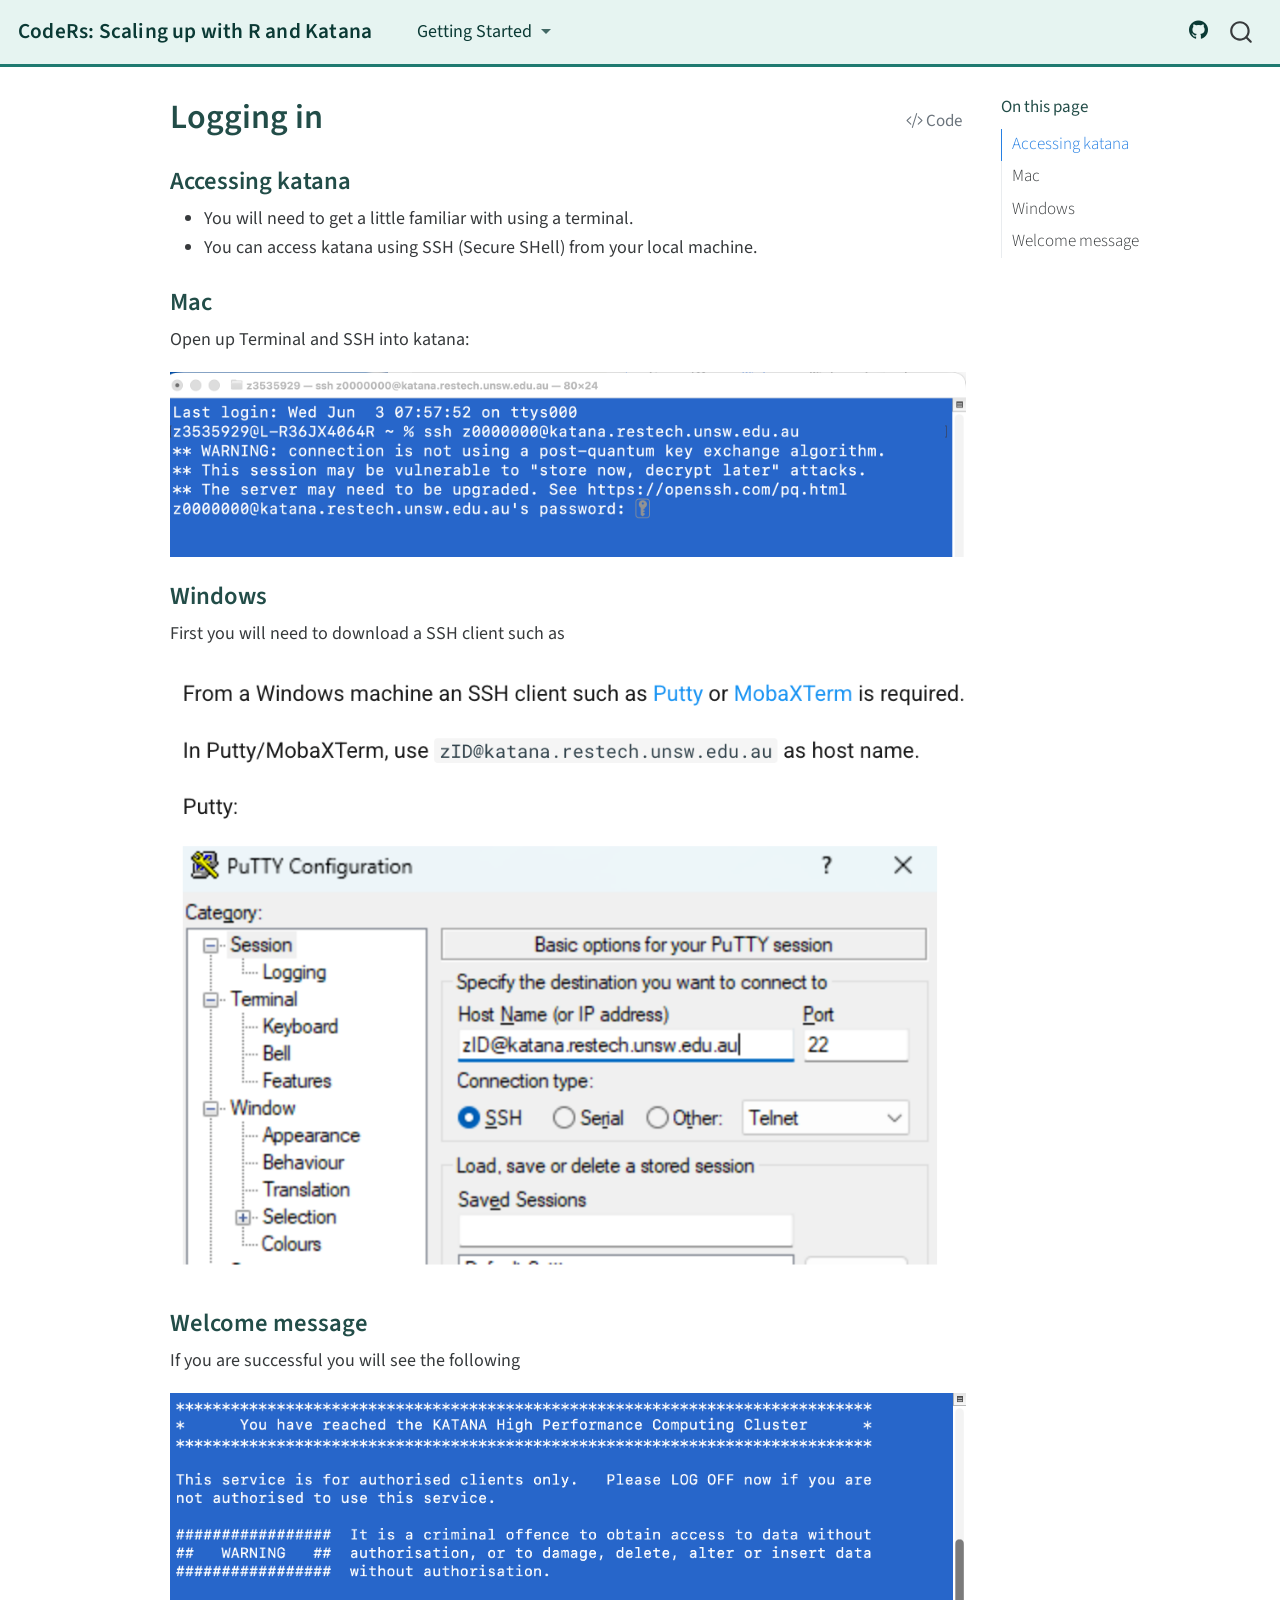
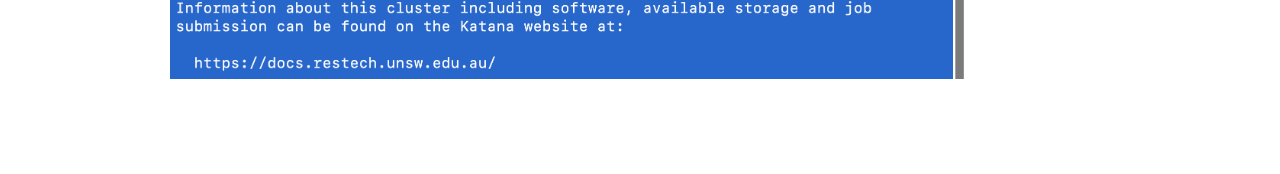
<file: site/getting_started/login.html>
<!DOCTYPE html>
<html xmlns="http://www.w3.org/1999/xhtml" lang="en" xml:lang="en"><head>

<meta charset="utf-8">
<meta name="generator" content="quarto-1.3.450">

<meta name="viewport" content="width=device-width, initial-scale=1.0, user-scalable=yes">


<title>CodeRs: Scaling up with R and Katana - Logging in</title>
<style>
code{white-space: pre-wrap;}
span.smallcaps{font-variant: small-caps;}
div.columns{display: flex; gap: min(4vw, 1.5em);}
div.column{flex: auto; overflow-x: auto;}
div.hanging-indent{margin-left: 1.5em; text-indent: -1.5em;}
ul.task-list{list-style: none;}
ul.task-list li input[type="checkbox"] {
  width: 0.8em;
  margin: 0 0.8em 0.2em -1em; /* quarto-specific, see https://github.com/quarto-dev/quarto-cli/issues/4556 */ 
  vertical-align: middle;
}
/* CSS for syntax highlighting */
pre > code.sourceCode { white-space: pre; position: relative; }
pre > code.sourceCode > span { display: inline-block; line-height: 1.25; }
pre > code.sourceCode > span:empty { height: 1.2em; }
.sourceCode { overflow: visible; }
code.sourceCode > span { color: inherit; text-decoration: inherit; }
div.sourceCode { margin: 1em 0; }
pre.sourceCode { margin: 0; }
@media screen {
div.sourceCode { overflow: auto; }
}
@media print {
pre > code.sourceCode { white-space: pre-wrap; }
pre > code.sourceCode > span { text-indent: -5em; padding-left: 5em; }
}
pre.numberSource code
  { counter-reset: source-line 0; }
pre.numberSource code > span
  { position: relative; left: -4em; counter-increment: source-line; }
pre.numberSource code > span > a:first-child::before
  { content: counter(source-line);
    position: relative; left: -1em; text-align: right; vertical-align: baseline;
    border: none; display: inline-block;
    -webkit-touch-callout: none; -webkit-user-select: none;
    -khtml-user-select: none; -moz-user-select: none;
    -ms-user-select: none; user-select: none;
    padding: 0 4px; width: 4em;
  }
pre.numberSource { margin-left: 3em;  padding-left: 4px; }
div.sourceCode
  {   }
@media screen {
pre > code.sourceCode > span > a:first-child::before { text-decoration: underline; }
}
</style>


<script src="../site_libs/quarto-nav/quarto-nav.js"></script>
<script src="../site_libs/quarto-nav/headroom.min.js"></script>
<script src="../site_libs/clipboard/clipboard.min.js"></script>
<script src="../site_libs/quarto-search/autocomplete.umd.js"></script>
<script src="../site_libs/quarto-search/fuse.min.js"></script>
<script src="../site_libs/quarto-search/quarto-search.js"></script>
<meta name="quarto:offset" content="../">
<script src="../site_libs/quarto-html/quarto.js"></script>
<script src="../site_libs/quarto-html/popper.min.js"></script>
<script src="../site_libs/quarto-html/tippy.umd.min.js"></script>
<script src="../site_libs/quarto-html/anchor.min.js"></script>
<link href="../site_libs/quarto-html/tippy.css" rel="stylesheet">
<link href="../site_libs/quarto-html/quarto-syntax-highlighting.css" rel="stylesheet" id="quarto-text-highlighting-styles">
<script src="../site_libs/bootstrap/bootstrap.min.js"></script>
<link href="../site_libs/bootstrap/bootstrap-icons.css" rel="stylesheet">
<link href="../site_libs/bootstrap/bootstrap.min.css" rel="stylesheet" id="quarto-bootstrap" data-mode="light">
<script id="quarto-search-options" type="application/json">{
  "location": "navbar",
  "copy-button": false,
  "collapse-after": 3,
  "panel-placement": "end",
  "type": "overlay",
  "limit": 20,
  "language": {
    "search-no-results-text": "No results",
    "search-matching-documents-text": "matching documents",
    "search-copy-link-title": "Copy link to search",
    "search-hide-matches-text": "Hide additional matches",
    "search-more-match-text": "more match in this document",
    "search-more-matches-text": "more matches in this document",
    "search-clear-button-title": "Clear",
    "search-detached-cancel-button-title": "Cancel",
    "search-submit-button-title": "Submit",
    "search-label": "Search"
  }
}</script>


<link rel="stylesheet" href="../styles.css">
</head>

<body class="nav-fixed">

<div id="quarto-search-results"></div>
  <header id="quarto-header" class="headroom fixed-top">
    <nav class="navbar navbar-expand-lg navbar-dark ">
      <div class="navbar-container container-fluid">
      <div class="navbar-brand-container">
    <a class="navbar-brand" href="../index.html">
    <span class="navbar-title">CodeRs: Scaling up with R and Katana</span>
    </a>
  </div>
            <div id="quarto-search" class="" title="Search"></div>
          <button class="navbar-toggler" type="button" data-bs-toggle="collapse" data-bs-target="#navbarCollapse" aria-controls="navbarCollapse" aria-expanded="false" aria-label="Toggle navigation" onclick="if (window.quartoToggleHeadroom) { window.quartoToggleHeadroom(); }">
  <span class="navbar-toggler-icon"></span>
</button>
          <div class="collapse navbar-collapse" id="navbarCollapse">
            <ul class="navbar-nav navbar-nav-scroll me-auto">
  <li class="nav-item dropdown ">
    <a class="nav-link dropdown-toggle" href="#" id="nav-menu-getting-started" role="button" data-bs-toggle="dropdown" aria-expanded="false" rel="" target="">
 <span class="menu-text">Getting Started</span>
    </a>
    <ul class="dropdown-menu" aria-labelledby="nav-menu-getting-started">    
        <li>
    <a class="dropdown-item" href="../getting_started/login.html" rel="" target="">
 <span class="dropdown-text">Logging in</span></a>
  </li>  
        <li>
    <a class="dropdown-item" href="../getting_starged/commands.qmd" rel="" target="">
 <span class="dropdown-text">Shell commands</span></a>
  </li>  
    </ul>
  </li>
</ul>
            <ul class="navbar-nav navbar-nav-scroll ms-auto">
  <li class="nav-item compact">
    <a class="nav-link" href="https://github.com/kristenbhunter/codeRs_katana_workshop" rel="" target=""><i class="bi bi-github" role="img" aria-label="GitHub">
</i> 
 <span class="menu-text"></span></a>
  </li>  
</ul>
            <div class="quarto-navbar-tools">
</div>
          </div> <!-- /navcollapse -->
      </div> <!-- /container-fluid -->
    </nav>
</header>
<!-- content -->
<div id="quarto-content" class="quarto-container page-columns page-rows-contents page-layout-article page-navbar">
<!-- sidebar -->
<!-- margin-sidebar -->
    <div id="quarto-margin-sidebar" class="sidebar margin-sidebar">
        <nav id="TOC" role="doc-toc" class="toc-active">
    <h2 id="toc-title">On this page</h2>
   
  <ul>
  <li><a href="#accessing-katana" id="toc-accessing-katana" class="nav-link active" data-scroll-target="#accessing-katana">Accessing katana</a></li>
  <li><a href="#mac" id="toc-mac" class="nav-link" data-scroll-target="#mac">Mac</a></li>
  <li><a href="#windows" id="toc-windows" class="nav-link" data-scroll-target="#windows">Windows</a></li>
  <li><a href="#welcome-message" id="toc-welcome-message" class="nav-link" data-scroll-target="#welcome-message">Welcome message</a></li>
  </ul>
</nav>
    </div>
<!-- main -->
<main class="content" id="quarto-document-content">

<header id="title-block-header" class="quarto-title-block default">
<div class="quarto-title">
<div class="quarto-title-block"><div><h1 class="title">Logging in</h1><button type="button" class="btn code-tools-button" id="quarto-code-tools-source"><i class="bi"></i> Code</button></div></div>
</div>



<div class="quarto-title-meta">

    
  
    
  </div>
  

</header>

<section id="accessing-katana" class="level3">
<h3 class="anchored" data-anchor-id="accessing-katana">Accessing katana</h3>
<ul>
<li>You will need to get a little familiar with using a terminal.</li>
<li>You can access katana using SSH (Secure SHell) from your local machine.</li>
</ul>
</section>
<section id="mac" class="level3">
<h3 class="anchored" data-anchor-id="mac">Mac</h3>
<p>Open up Terminal and SSH into katana:</p>
<p><img src="../screenshots/terminal_login.png" class="img-fluid"></p>
</section>
<section id="windows" class="level3">
<h3 class="anchored" data-anchor-id="windows">Windows</h3>
<p>First you will need to download a SSH client such as</p>
<p><img src="../screenshots/putty.png" class="img-fluid"></p>
</section>
<section id="welcome-message" class="level3">
<h3 class="anchored" data-anchor-id="welcome-message">Welcome message</h3>
<p>If you are successful you will see the following</p>
<p><img src="../screenshots/katana_welcome.png" class="img-fluid"></p>


<!-- -->

</section>

</main> <!-- /main -->
<script id="quarto-html-after-body" type="application/javascript">
window.document.addEventListener("DOMContentLoaded", function (event) {
  const toggleBodyColorMode = (bsSheetEl) => {
    const mode = bsSheetEl.getAttribute("data-mode");
    const bodyEl = window.document.querySelector("body");
    if (mode === "dark") {
      bodyEl.classList.add("quarto-dark");
      bodyEl.classList.remove("quarto-light");
    } else {
      bodyEl.classList.add("quarto-light");
      bodyEl.classList.remove("quarto-dark");
    }
  }
  const toggleBodyColorPrimary = () => {
    const bsSheetEl = window.document.querySelector("link#quarto-bootstrap");
    if (bsSheetEl) {
      toggleBodyColorMode(bsSheetEl);
    }
  }
  toggleBodyColorPrimary();  
  const icon = "";
  const anchorJS = new window.AnchorJS();
  anchorJS.options = {
    placement: 'right',
    icon: icon
  };
  anchorJS.add('.anchored');
  const isCodeAnnotation = (el) => {
    for (const clz of el.classList) {
      if (clz.startsWith('code-annotation-')) {                     
        return true;
      }
    }
    return false;
  }
  const clipboard = new window.ClipboardJS('.code-copy-button', {
    text: function(trigger) {
      const codeEl = trigger.previousElementSibling.cloneNode(true);
      for (const childEl of codeEl.children) {
        if (isCodeAnnotation(childEl)) {
          childEl.remove();
        }
      }
      return codeEl.innerText;
    }
  });
  clipboard.on('success', function(e) {
    // button target
    const button = e.trigger;
    // don't keep focus
    button.blur();
    // flash "checked"
    button.classList.add('code-copy-button-checked');
    var currentTitle = button.getAttribute("title");
    button.setAttribute("title", "Copied!");
    let tooltip;
    if (window.bootstrap) {
      button.setAttribute("data-bs-toggle", "tooltip");
      button.setAttribute("data-bs-placement", "left");
      button.setAttribute("data-bs-title", "Copied!");
      tooltip = new bootstrap.Tooltip(button, 
        { trigger: "manual", 
          customClass: "code-copy-button-tooltip",
          offset: [0, -8]});
      tooltip.show();    
    }
    setTimeout(function() {
      if (tooltip) {
        tooltip.hide();
        button.removeAttribute("data-bs-title");
        button.removeAttribute("data-bs-toggle");
        button.removeAttribute("data-bs-placement");
      }
      button.setAttribute("title", currentTitle);
      button.classList.remove('code-copy-button-checked');
    }, 1000);
    // clear code selection
    e.clearSelection();
  });
  const viewSource = window.document.getElementById('quarto-view-source') ||
                     window.document.getElementById('quarto-code-tools-source');
  if (viewSource) {
    const sourceUrl = viewSource.getAttribute("data-quarto-source-url");
    viewSource.addEventListener("click", function(e) {
      if (sourceUrl) {
        // rstudio viewer pane
        if (/\bcapabilities=\b/.test(window.location)) {
          window.open(sourceUrl);
        } else {
          window.location.href = sourceUrl;
        }
      } else {
        const modal = new bootstrap.Modal(document.getElementById('quarto-embedded-source-code-modal'));
        modal.show();
      }
      return false;
    });
  }
  function toggleCodeHandler(show) {
    return function(e) {
      const detailsSrc = window.document.querySelectorAll(".cell > details > .sourceCode");
      for (let i=0; i<detailsSrc.length; i++) {
        const details = detailsSrc[i].parentElement;
        if (show) {
          details.open = true;
        } else {
          details.removeAttribute("open");
        }
      }
      const cellCodeDivs = window.document.querySelectorAll(".cell > .sourceCode");
      const fromCls = show ? "hidden" : "unhidden";
      const toCls = show ? "unhidden" : "hidden";
      for (let i=0; i<cellCodeDivs.length; i++) {
        const codeDiv = cellCodeDivs[i];
        if (codeDiv.classList.contains(fromCls)) {
          codeDiv.classList.remove(fromCls);
          codeDiv.classList.add(toCls);
        } 
      }
      return false;
    }
  }
  const hideAllCode = window.document.getElementById("quarto-hide-all-code");
  if (hideAllCode) {
    hideAllCode.addEventListener("click", toggleCodeHandler(false));
  }
  const showAllCode = window.document.getElementById("quarto-show-all-code");
  if (showAllCode) {
    showAllCode.addEventListener("click", toggleCodeHandler(true));
  }
  function tippyHover(el, contentFn) {
    const config = {
      allowHTML: true,
      content: contentFn,
      maxWidth: 500,
      delay: 100,
      arrow: false,
      appendTo: function(el) {
          return el.parentElement;
      },
      interactive: true,
      interactiveBorder: 10,
      theme: 'quarto',
      placement: 'bottom-start'
    };
    window.tippy(el, config); 
  }
  const noterefs = window.document.querySelectorAll('a[role="doc-noteref"]');
  for (var i=0; i<noterefs.length; i++) {
    const ref = noterefs[i];
    tippyHover(ref, function() {
      // use id or data attribute instead here
      let href = ref.getAttribute('data-footnote-href') || ref.getAttribute('href');
      try { href = new URL(href).hash; } catch {}
      const id = href.replace(/^#\/?/, "");
      const note = window.document.getElementById(id);
      return note.innerHTML;
    });
  }
      let selectedAnnoteEl;
      const selectorForAnnotation = ( cell, annotation) => {
        let cellAttr = 'data-code-cell="' + cell + '"';
        let lineAttr = 'data-code-annotation="' +  annotation + '"';
        const selector = 'span[' + cellAttr + '][' + lineAttr + ']';
        return selector;
      }
      const selectCodeLines = (annoteEl) => {
        const doc = window.document;
        const targetCell = annoteEl.getAttribute("data-target-cell");
        const targetAnnotation = annoteEl.getAttribute("data-target-annotation");
        const annoteSpan = window.document.querySelector(selectorForAnnotation(targetCell, targetAnnotation));
        const lines = annoteSpan.getAttribute("data-code-lines").split(",");
        const lineIds = lines.map((line) => {
          return targetCell + "-" + line;
        })
        let top = null;
        let height = null;
        let parent = null;
        if (lineIds.length > 0) {
            //compute the position of the single el (top and bottom and make a div)
            const el = window.document.getElementById(lineIds[0]);
            top = el.offsetTop;
            height = el.offsetHeight;
            parent = el.parentElement.parentElement;
          if (lineIds.length > 1) {
            const lastEl = window.document.getElementById(lineIds[lineIds.length - 1]);
            const bottom = lastEl.offsetTop + lastEl.offsetHeight;
            height = bottom - top;
          }
          if (top !== null && height !== null && parent !== null) {
            // cook up a div (if necessary) and position it 
            let div = window.document.getElementById("code-annotation-line-highlight");
            if (div === null) {
              div = window.document.createElement("div");
              div.setAttribute("id", "code-annotation-line-highlight");
              div.style.position = 'absolute';
              parent.appendChild(div);
            }
            div.style.top = top - 2 + "px";
            div.style.height = height + 4 + "px";
            let gutterDiv = window.document.getElementById("code-annotation-line-highlight-gutter");
            if (gutterDiv === null) {
              gutterDiv = window.document.createElement("div");
              gutterDiv.setAttribute("id", "code-annotation-line-highlight-gutter");
              gutterDiv.style.position = 'absolute';
              const codeCell = window.document.getElementById(targetCell);
              const gutter = codeCell.querySelector('.code-annotation-gutter');
              gutter.appendChild(gutterDiv);
            }
            gutterDiv.style.top = top - 2 + "px";
            gutterDiv.style.height = height + 4 + "px";
          }
          selectedAnnoteEl = annoteEl;
        }
      };
      const unselectCodeLines = () => {
        const elementsIds = ["code-annotation-line-highlight", "code-annotation-line-highlight-gutter"];
        elementsIds.forEach((elId) => {
          const div = window.document.getElementById(elId);
          if (div) {
            div.remove();
          }
        });
        selectedAnnoteEl = undefined;
      };
      // Attach click handler to the DT
      const annoteDls = window.document.querySelectorAll('dt[data-target-cell]');
      for (const annoteDlNode of annoteDls) {
        annoteDlNode.addEventListener('click', (event) => {
          const clickedEl = event.target;
          if (clickedEl !== selectedAnnoteEl) {
            unselectCodeLines();
            const activeEl = window.document.querySelector('dt[data-target-cell].code-annotation-active');
            if (activeEl) {
              activeEl.classList.remove('code-annotation-active');
            }
            selectCodeLines(clickedEl);
            clickedEl.classList.add('code-annotation-active');
          } else {
            // Unselect the line
            unselectCodeLines();
            clickedEl.classList.remove('code-annotation-active');
          }
        });
      }
  const findCites = (el) => {
    const parentEl = el.parentElement;
    if (parentEl) {
      const cites = parentEl.dataset.cites;
      if (cites) {
        return {
          el,
          cites: cites.split(' ')
        };
      } else {
        return findCites(el.parentElement)
      }
    } else {
      return undefined;
    }
  };
  var bibliorefs = window.document.querySelectorAll('a[role="doc-biblioref"]');
  for (var i=0; i<bibliorefs.length; i++) {
    const ref = bibliorefs[i];
    const citeInfo = findCites(ref);
    if (citeInfo) {
      tippyHover(citeInfo.el, function() {
        var popup = window.document.createElement('div');
        citeInfo.cites.forEach(function(cite) {
          var citeDiv = window.document.createElement('div');
          citeDiv.classList.add('hanging-indent');
          citeDiv.classList.add('csl-entry');
          var biblioDiv = window.document.getElementById('ref-' + cite);
          if (biblioDiv) {
            citeDiv.innerHTML = biblioDiv.innerHTML;
          }
          popup.appendChild(citeDiv);
        });
        return popup.innerHTML;
      });
    }
  }
});
</script><div class="modal fade" id="quarto-embedded-source-code-modal" tabindex="-1" aria-labelledby="quarto-embedded-source-code-modal-label" aria-hidden="true"><div class="modal-dialog modal-dialog-scrollable"><div class="modal-content"><div class="modal-header"><h5 class="modal-title" id="quarto-embedded-source-code-modal-label">Source Code</h5><button class="btn-close" data-bs-dismiss="modal"></button></div><div class="modal-body"><div class="">
<div class="sourceCode" id="cb1" data-shortcodes="false"><pre class="sourceCode markdown code-with-copy"><code class="sourceCode markdown"><span id="cb1-1"><a href="#cb1-1" aria-hidden="true" tabindex="-1"></a><span class="co">---</span></span>
<span id="cb1-2"><a href="#cb1-2" aria-hidden="true" tabindex="-1"></a><span class="an">title:</span><span class="co"> "Logging in"</span></span>
<span id="cb1-3"><a href="#cb1-3" aria-hidden="true" tabindex="-1"></a><span class="co">---</span></span>
<span id="cb1-4"><a href="#cb1-4" aria-hidden="true" tabindex="-1"></a></span>
<span id="cb1-5"><a href="#cb1-5" aria-hidden="true" tabindex="-1"></a><span class="fu">### Accessing katana</span></span>
<span id="cb1-6"><a href="#cb1-6" aria-hidden="true" tabindex="-1"></a></span>
<span id="cb1-7"><a href="#cb1-7" aria-hidden="true" tabindex="-1"></a><span class="ss">- </span>You will need to get a little familiar with using a terminal.</span>
<span id="cb1-8"><a href="#cb1-8" aria-hidden="true" tabindex="-1"></a><span class="ss">- </span>You can access katana using SSH (Secure SHell) from your local machine.</span>
<span id="cb1-9"><a href="#cb1-9" aria-hidden="true" tabindex="-1"></a></span>
<span id="cb1-10"><a href="#cb1-10" aria-hidden="true" tabindex="-1"></a><span class="fu">### Mac</span></span>
<span id="cb1-11"><a href="#cb1-11" aria-hidden="true" tabindex="-1"></a></span>
<span id="cb1-12"><a href="#cb1-12" aria-hidden="true" tabindex="-1"></a>Open up Terminal and SSH into katana:</span>
<span id="cb1-13"><a href="#cb1-13" aria-hidden="true" tabindex="-1"></a></span>
<span id="cb1-14"><a href="#cb1-14" aria-hidden="true" tabindex="-1"></a><span class="al">![](../screenshots/terminal_login.png)</span></span>
<span id="cb1-15"><a href="#cb1-15" aria-hidden="true" tabindex="-1"></a></span>
<span id="cb1-16"><a href="#cb1-16" aria-hidden="true" tabindex="-1"></a><span class="fu">### Windows</span></span>
<span id="cb1-17"><a href="#cb1-17" aria-hidden="true" tabindex="-1"></a></span>
<span id="cb1-18"><a href="#cb1-18" aria-hidden="true" tabindex="-1"></a>First you will need to download a SSH client such as</span>
<span id="cb1-19"><a href="#cb1-19" aria-hidden="true" tabindex="-1"></a></span>
<span id="cb1-20"><a href="#cb1-20" aria-hidden="true" tabindex="-1"></a><span class="al">![](../screenshots/putty.png)</span></span>
<span id="cb1-21"><a href="#cb1-21" aria-hidden="true" tabindex="-1"></a></span>
<span id="cb1-22"><a href="#cb1-22" aria-hidden="true" tabindex="-1"></a><span class="fu">### Welcome message</span></span>
<span id="cb1-23"><a href="#cb1-23" aria-hidden="true" tabindex="-1"></a></span>
<span id="cb1-24"><a href="#cb1-24" aria-hidden="true" tabindex="-1"></a>If you are successful you will see the following</span>
<span id="cb1-25"><a href="#cb1-25" aria-hidden="true" tabindex="-1"></a></span>
<span id="cb1-26"><a href="#cb1-26" aria-hidden="true" tabindex="-1"></a><span class="al">![](../screenshots/katana_welcome.png)</span></span></code><button title="Copy to Clipboard" class="code-copy-button"><i class="bi"></i></button></pre></div>
</div></div></div></div></div>
</div> <!-- /content -->



</body></html>
</file>
<file: docs/site_libs/quarto-html/tippy.css>
.tippy-box[data-animation=fade][data-state=hidden]{opacity:0}[data-tippy-root]{max-width:calc(100vw - 10px)}.tippy-box{position:relative;background-color:#333;color:#fff;border-radius:4px;font-size:14px;line-height:1.4;white-space:normal;outline:0;transition-property:transform,visibility,opacity}.tippy-box[data-placement^=top]>.tippy-arrow{bottom:0}.tippy-box[data-placement^=top]>.tippy-arrow:before{bottom:-7px;left:0;border-width:8px 8px 0;border-top-color:initial;transform-origin:center top}.tippy-box[data-placement^=bottom]>.tippy-arrow{top:0}.tippy-box[data-placement^=bottom]>.tippy-arrow:before{top:-7px;left:0;border-width:0 8px 8px;border-bottom-color:initial;transform-origin:center bottom}.tippy-box[data-placement^=left]>.tippy-arrow{right:0}.tippy-box[data-placement^=left]>.tippy-arrow:before{border-width:8px 0 8px 8px;border-left-color:initial;right:-7px;transform-origin:center left}.tippy-box[data-placement^=right]>.tippy-arrow{left:0}.tippy-box[data-placement^=right]>.tippy-arrow:before{left:-7px;border-width:8px 8px 8px 0;border-right-color:initial;transform-origin:center right}.tippy-box[data-inertia][data-state=visible]{transition-timing-function:cubic-bezier(.54,1.5,.38,1.11)}.tippy-arrow{width:16px;height:16px;color:#333}.tippy-arrow:before{content:"";position:absolute;border-color:transparent;border-style:solid}.tippy-content{position:relative;padding:5px 9px;z-index:1}
</file>
<file: docs/site_libs/quarto-html/quarto-syntax-highlighting.css>
/* quarto syntax highlight colors */
:root {
  --quarto-hl-ot-color: #003B4F;
  --quarto-hl-at-color: #657422;
  --quarto-hl-ss-color: #20794D;
  --quarto-hl-an-color: #5E5E5E;
  --quarto-hl-fu-color: #4758AB;
  --quarto-hl-st-color: #20794D;
  --quarto-hl-cf-color: #003B4F;
  --quarto-hl-op-color: #5E5E5E;
  --quarto-hl-er-color: #AD0000;
  --quarto-hl-bn-color: #AD0000;
  --quarto-hl-al-color: #AD0000;
  --quarto-hl-va-color: #111111;
  --quarto-hl-bu-color: inherit;
  --quarto-hl-ex-color: inherit;
  --quarto-hl-pp-color: #AD0000;
  --quarto-hl-in-color: #5E5E5E;
  --quarto-hl-vs-color: #20794D;
  --quarto-hl-wa-color: #5E5E5E;
  --quarto-hl-do-color: #5E5E5E;
  --quarto-hl-im-color: #00769E;
  --quarto-hl-ch-color: #20794D;
  --quarto-hl-dt-color: #AD0000;
  --quarto-hl-fl-color: #AD0000;
  --quarto-hl-co-color: #5E5E5E;
  --quarto-hl-cv-color: #5E5E5E;
  --quarto-hl-cn-color: #8f5902;
  --quarto-hl-sc-color: #5E5E5E;
  --quarto-hl-dv-color: #AD0000;
  --quarto-hl-kw-color: #003B4F;
}

/* other quarto variables */
:root {
  --quarto-font-monospace: SFMono-Regular, Menlo, Monaco, Consolas, "Liberation Mono", "Courier New", monospace;
}

pre > code.sourceCode > span {
  color: #003B4F;
}

code span {
  color: #003B4F;
}

code.sourceCode > span {
  color: #003B4F;
}

div.sourceCode,
div.sourceCode pre.sourceCode {
  color: #003B4F;
}

code span.ot {
  color: #003B4F;
  font-style: inherit;
}

code span.at {
  color: #657422;
  font-style: inherit;
}

code span.ss {
  color: #20794D;
  font-style: inherit;
}

code span.an {
  color: #5E5E5E;
  font-style: inherit;
}

code span.fu {
  color: #4758AB;
  font-style: inherit;
}

code span.st {
  color: #20794D;
  font-style: inherit;
}

code span.cf {
  color: #003B4F;
  font-style: inherit;
}

code span.op {
  color: #5E5E5E;
  font-style: inherit;
}

code span.er {
  color: #AD0000;
  font-style: inherit;
}

code span.bn {
  color: #AD0000;
  font-style: inherit;
}

code span.al {
  color: #AD0000;
  font-style: inherit;
}

code span.va {
  color: #111111;
  font-style: inherit;
}

code span.bu {
  font-style: inherit;
}

code span.ex {
  font-style: inherit;
}

code span.pp {
  color: #AD0000;
  font-style: inherit;
}

code span.in {
  color: #5E5E5E;
  font-style: inherit;
}

code span.vs {
  color: #20794D;
  font-style: inherit;
}

code span.wa {
  color: #5E5E5E;
  font-style: italic;
}

code span.do {
  color: #5E5E5E;
  font-style: italic;
}

code span.im {
  color: #00769E;
  font-style: inherit;
}

code span.ch {
  color: #20794D;
  font-style: inherit;
}

code span.dt {
  color: #AD0000;
  font-style: inherit;
}

code span.fl {
  color: #AD0000;
  font-style: inherit;
}

code span.co {
  color: #5E5E5E;
  font-style: inherit;
}

code span.cv {
  color: #5E5E5E;
  font-style: italic;
}

code span.cn {
  color: #8f5902;
  font-style: inherit;
}

code span.sc {
  color: #5E5E5E;
  font-style: inherit;
}

code span.dv {
  color: #AD0000;
  font-style: inherit;
}

code span.kw {
  color: #003B4F;
  font-style: inherit;
}

.prevent-inlining {
  content: "</";
}

/*# sourceMappingURL=debc5d5d77c3f9108843748ff7464032.css.map */
</file>
<file: docs/styles.css>
/* CodeRs — site styles */

:root {
  --combss-teal:       #0093d8;
  --combss-teal-dark:  #0070A3;
  --combss-teal-soft:  #e6f4f1;
  --combss-ink:        #0093d8;
  --unsw-yellow:       #FFE600;
  --black:             #000000;
  --light-gray:        #F7F7F7;
}

/* Base font size — bumped from Bootstrap default (16px) for talk projection */
body {
  font-size: 18px;
  line-height: 1.6;
}

/* Navbar — teal bar with ink-coloured text (matches headings) */
.navbar {
  background-color: var(--unsw-yellow);
  border-bottom: 3px solid var(--black);
}
.navbar .navbar-brand,
.navbar .nav-link,
.navbar .dropdown-toggle,
.navbar .navbar-toggler {
  color: var(--black) !important;
}
.navbar .navbar-brand {
  font-weight: 600;
  letter-spacing: 0.2px;
}
.navbar .nav-link:hover,
.navbar .dropdown-toggle:hover {
  background-color: rgba(11, 58, 53, 0.08);
  border-radius: 4px;
}
/* Tint the right-side icons (GitHub, search) to match */
.navbar .navbar-nav .nav-link .bi,
.navbar .quarto-navigation-tool .bi {
  color: var(--black);
}

/* Dropdowns inherit the teal accent */
.dropdown-menu .dropdown-item:hover,
.dropdown-menu .dropdown-item:focus {
  background-color: var(--light-gray);
  color: var(--combss-ink);
}

/* Headings — teal-ink for a coherent palette */
h1, h2, h3 {
  color: var(--combss-ink);
}

/* Right-margin sidebar ("On this page", "Other Formats") — match body size */
#quarto-margin-sidebar,
#quarto-margin-sidebar .nav-link,
#quarto-margin-sidebar h2,
#quarto-margin-sidebar .sidebar-section-item,
#quarto-margin-sidebar .quarto-other-formats-link,
#quarto-margin-sidebar .quarto-alternate-formats {
  font-size: 1rem;
  line-height: 1.5;
}

/* Page-nav footer (Previous / Next) — flex with space-between; stacks on phones */
.page-nav {
  display: flex;
  flex-wrap: wrap;
  justify-content: space-between;
  align-items: center;
  gap: 0.8em 3em;
  margin-top: 2.5em;
  padding-top: 1.2em;
  border-top: 1px solid #ddd;
}
.page-nav p {
  margin: 0;
}
.page-nav a {
  color: var(--combss-teal-dark);
  font-weight: 600;
  text-decoration: none;
}
.page-nav a:hover { text-decoration: underline; }
.page-nav .nav-spacer { flex: 1; }
@media (max-width: 480px) {
  .page-nav { flex-direction: column; align-items: stretch; }
  .page-nav .nav-spacer { display: none; }
}

/* Tables */
table {
  border-collapse: collapse;
  margin: 1em 0;
}
table th {
  background: var(--combss-teal-soft);
  text-align: left;
}
table th, table td {
  padding: 0.4em 0.8em;
  border-bottom: 1px solid #ddd;
}

/* Inline code accent */
code {
  color: var(--combss-teal-dark);
}

/* block code */
pre {
  color: var(--combss-teal-dark);
  background: var(--light-gray);
}

/* Venn diagram container — centre and cap width */
.venn-wrap {
  max-width: 560px;
  margin: 4mm auto 1.5em;
  padding-top: 4mm;
}
.venn-wrap svg {
  width: 100%;
  height: auto;
}

/* Combinatorial-counts table on sparse-GLM page —
   pull p closer to Setting, separate k from Subsets */
table.combo-table {
  width: auto;
  margin: 1em auto;
  border-collapse: collapse;
}
table.combo-table th,
table.combo-table td {
  padding: 0.45em 0.7em;
  border-bottom: 1px solid #ddd;
}
table.combo-table th:nth-child(1),
table.combo-table td:nth-child(1) {
  text-align: left;
  padding-right: 1.2em;
}
table.combo-table th:nth-child(2),
table.combo-table td:nth-child(2) {
  text-align: right;
  padding-left: 0.3em;
  padding-right: 1.2em;
}
table.combo-table th:nth-child(3),
table.combo-table td:nth-child(3) {
  text-align: right;
  padding-right: 2.6em;
}
table.combo-table th:nth-child(4),
table.combo-table td:nth-child(4) {
  text-align: left;
}

/* revealjs (kept in case slide pages are added later) */
.reveal h1, .reveal h2 {
  color: var(--combss-ink);
}
.reveal section img {
  border: none;
  box-shadow: none;
}
</file>
<file: site/site_libs/quarto-html/tippy.css>
.tippy-box[data-animation=fade][data-state=hidden]{opacity:0}[data-tippy-root]{max-width:calc(100vw - 10px)}.tippy-box{position:relative;background-color:#333;color:#fff;border-radius:4px;font-size:14px;line-height:1.4;white-space:normal;outline:0;transition-property:transform,visibility,opacity}.tippy-box[data-placement^=top]>.tippy-arrow{bottom:0}.tippy-box[data-placement^=top]>.tippy-arrow:before{bottom:-7px;left:0;border-width:8px 8px 0;border-top-color:initial;transform-origin:center top}.tippy-box[data-placement^=bottom]>.tippy-arrow{top:0}.tippy-box[data-placement^=bottom]>.tippy-arrow:before{top:-7px;left:0;border-width:0 8px 8px;border-bottom-color:initial;transform-origin:center bottom}.tippy-box[data-placement^=left]>.tippy-arrow{right:0}.tippy-box[data-placement^=left]>.tippy-arrow:before{border-width:8px 0 8px 8px;border-left-color:initial;right:-7px;transform-origin:center left}.tippy-box[data-placement^=right]>.tippy-arrow{left:0}.tippy-box[data-placement^=right]>.tippy-arrow:before{left:-7px;border-width:8px 8px 8px 0;border-right-color:initial;transform-origin:center right}.tippy-box[data-inertia][data-state=visible]{transition-timing-function:cubic-bezier(.54,1.5,.38,1.11)}.tippy-arrow{width:16px;height:16px;color:#333}.tippy-arrow:before{content:"";position:absolute;border-color:transparent;border-style:solid}.tippy-content{position:relative;padding:5px 9px;z-index:1}
</file>
<file: site/site_libs/quarto-html/quarto-syntax-highlighting.css>
/* quarto syntax highlight colors */
:root {
  --quarto-hl-ot-color: #003B4F;
  --quarto-hl-at-color: #657422;
  --quarto-hl-ss-color: #20794D;
  --quarto-hl-an-color: #5E5E5E;
  --quarto-hl-fu-color: #4758AB;
  --quarto-hl-st-color: #20794D;
  --quarto-hl-cf-color: #003B4F;
  --quarto-hl-op-color: #5E5E5E;
  --quarto-hl-er-color: #AD0000;
  --quarto-hl-bn-color: #AD0000;
  --quarto-hl-al-color: #AD0000;
  --quarto-hl-va-color: #111111;
  --quarto-hl-bu-color: inherit;
  --quarto-hl-ex-color: inherit;
  --quarto-hl-pp-color: #AD0000;
  --quarto-hl-in-color: #5E5E5E;
  --quarto-hl-vs-color: #20794D;
  --quarto-hl-wa-color: #5E5E5E;
  --quarto-hl-do-color: #5E5E5E;
  --quarto-hl-im-color: #00769E;
  --quarto-hl-ch-color: #20794D;
  --quarto-hl-dt-color: #AD0000;
  --quarto-hl-fl-color: #AD0000;
  --quarto-hl-co-color: #5E5E5E;
  --quarto-hl-cv-color: #5E5E5E;
  --quarto-hl-cn-color: #8f5902;
  --quarto-hl-sc-color: #5E5E5E;
  --quarto-hl-dv-color: #AD0000;
  --quarto-hl-kw-color: #003B4F;
}

/* other quarto variables */
:root {
  --quarto-font-monospace: SFMono-Regular, Menlo, Monaco, Consolas, "Liberation Mono", "Courier New", monospace;
}

pre > code.sourceCode > span {
  color: #003B4F;
}

code span {
  color: #003B4F;
}

code.sourceCode > span {
  color: #003B4F;
}

div.sourceCode,
div.sourceCode pre.sourceCode {
  color: #003B4F;
}

code span.ot {
  color: #003B4F;
  font-style: inherit;
}

code span.at {
  color: #657422;
  font-style: inherit;
}

code span.ss {
  color: #20794D;
  font-style: inherit;
}

code span.an {
  color: #5E5E5E;
  font-style: inherit;
}

code span.fu {
  color: #4758AB;
  font-style: inherit;
}

code span.st {
  color: #20794D;
  font-style: inherit;
}

code span.cf {
  color: #003B4F;
  font-style: inherit;
}

code span.op {
  color: #5E5E5E;
  font-style: inherit;
}

code span.er {
  color: #AD0000;
  font-style: inherit;
}

code span.bn {
  color: #AD0000;
  font-style: inherit;
}

code span.al {
  color: #AD0000;
  font-style: inherit;
}

code span.va {
  color: #111111;
  font-style: inherit;
}

code span.bu {
  font-style: inherit;
}

code span.ex {
  font-style: inherit;
}

code span.pp {
  color: #AD0000;
  font-style: inherit;
}

code span.in {
  color: #5E5E5E;
  font-style: inherit;
}

code span.vs {
  color: #20794D;
  font-style: inherit;
}

code span.wa {
  color: #5E5E5E;
  font-style: italic;
}

code span.do {
  color: #5E5E5E;
  font-style: italic;
}

code span.im {
  color: #00769E;
  font-style: inherit;
}

code span.ch {
  color: #20794D;
  font-style: inherit;
}

code span.dt {
  color: #AD0000;
  font-style: inherit;
}

code span.fl {
  color: #AD0000;
  font-style: inherit;
}

code span.co {
  color: #5E5E5E;
  font-style: inherit;
}

code span.cv {
  color: #5E5E5E;
  font-style: italic;
}

code span.cn {
  color: #8f5902;
  font-style: inherit;
}

code span.sc {
  color: #5E5E5E;
  font-style: inherit;
}

code span.dv {
  color: #AD0000;
  font-style: inherit;
}

code span.kw {
  color: #003B4F;
  font-style: inherit;
}

.prevent-inlining {
  content: "</";
}

/*# sourceMappingURL=debc5d5d77c3f9108843748ff7464032.css.map */
</file>
<file: site/styles.css>
/* COMBSS @ StatFest — site styles */

:root {
  --combss-teal:       #2a9d8f;
  --combss-teal-dark:  #1f7a70;
  --combss-teal-soft:  #e6f4f1;
  --combss-ink:        #0b3a35;
}

/* Base font size — bumped from Bootstrap default (16px) for talk projection */
body {
  font-size: 18px;
  line-height: 1.6;
}

/* Navbar — teal bar with ink-coloured text (matches headings) */
.navbar {
  border-bottom: 3px solid var(--combss-teal-dark);
}
.navbar .navbar-brand,
.navbar .nav-link,
.navbar .dropdown-toggle,
.navbar .navbar-toggler {
  color: var(--combss-ink) !important;
}
.navbar .navbar-brand {
  font-weight: 600;
  letter-spacing: 0.2px;
}
.navbar .nav-link:hover,
.navbar .dropdown-toggle:hover {
  background-color: rgba(11, 58, 53, 0.08);
  border-radius: 4px;
}
/* Tint the right-side icons (GitHub, search) to match */
.navbar .navbar-nav .nav-link .bi,
.navbar .quarto-navigation-tool .bi {
  color: var(--combss-ink);
}

/* Dropdowns inherit the teal accent */
.dropdown-menu .dropdown-item:hover,
.dropdown-menu .dropdown-item:focus {
  background-color: var(--combss-teal-dark);
  color: var(--combss-ink);
}

/* Headings — teal-ink for a coherent palette */
h1, h2, h3 {
  color: var(--combss-ink);
}

/* Right-margin sidebar ("On this page", "Other Formats") — match body size */
#quarto-margin-sidebar,
#quarto-margin-sidebar .nav-link,
#quarto-margin-sidebar h2,
#quarto-margin-sidebar .sidebar-section-item,
#quarto-margin-sidebar .quarto-other-formats-link,
#quarto-margin-sidebar .quarto-alternate-formats {
  font-size: 1rem;
  line-height: 1.5;
}

/* Page-nav footer (Previous / Next) — flex with space-between; stacks on phones */
.page-nav {
  display: flex;
  flex-wrap: wrap;
  justify-content: space-between;
  align-items: center;
  gap: 0.8em 3em;
  margin-top: 2.5em;
  padding-top: 1.2em;
  border-top: 1px solid #ddd;
}
.page-nav p {
  margin: 0;
}
.page-nav a {
  color: var(--combss-teal-dark);
  font-weight: 600;
  text-decoration: none;
}
.page-nav a:hover { text-decoration: underline; }
.page-nav .nav-spacer { flex: 1; }
@media (max-width: 480px) {
  .page-nav { flex-direction: column; align-items: stretch; }
  .page-nav .nav-spacer { display: none; }
}

/* Tables */
table {
  border-collapse: collapse;
  margin: 1em 0;
}
table th {
  background: var(--combss-teal-soft);
  text-align: left;
}
table th, table td {
  padding: 0.4em 0.8em;
  border-bottom: 1px solid #ddd;
}

/* Inline code accent */
code {
  color: var(--combss-teal-dark);
}

/* Venn diagram container — centre and cap width */
.venn-wrap {
  max-width: 560px;
  margin: 4mm auto 1.5em;
  padding-top: 4mm;
}
.venn-wrap svg {
  width: 100%;
  height: auto;
}

/* Combinatorial-counts table on sparse-GLM page —
   pull p closer to Setting, separate k from Subsets */
table.combo-table {
  width: auto;
  margin: 1em auto;
  border-collapse: collapse;
}
table.combo-table th,
table.combo-table td {
  padding: 0.45em 0.7em;
  border-bottom: 1px solid #ddd;
}
table.combo-table th:nth-child(1),
table.combo-table td:nth-child(1) {
  text-align: left;
  padding-right: 1.2em;
}
table.combo-table th:nth-child(2),
table.combo-table td:nth-child(2) {
  text-align: right;
  padding-left: 0.3em;
  padding-right: 1.2em;
}
table.combo-table th:nth-child(3),
table.combo-table td:nth-child(3) {
  text-align: right;
  padding-right: 2.6em;
}
table.combo-table th:nth-child(4),
table.combo-table td:nth-child(4) {
  text-align: left;
}

/* revealjs (kept in case slide pages are added later) */
.reveal h1, .reveal h2 {
  color: var(--combss-ink);
}
.reveal section img {
  border: none;
  box-shadow: none;
}
</file>
